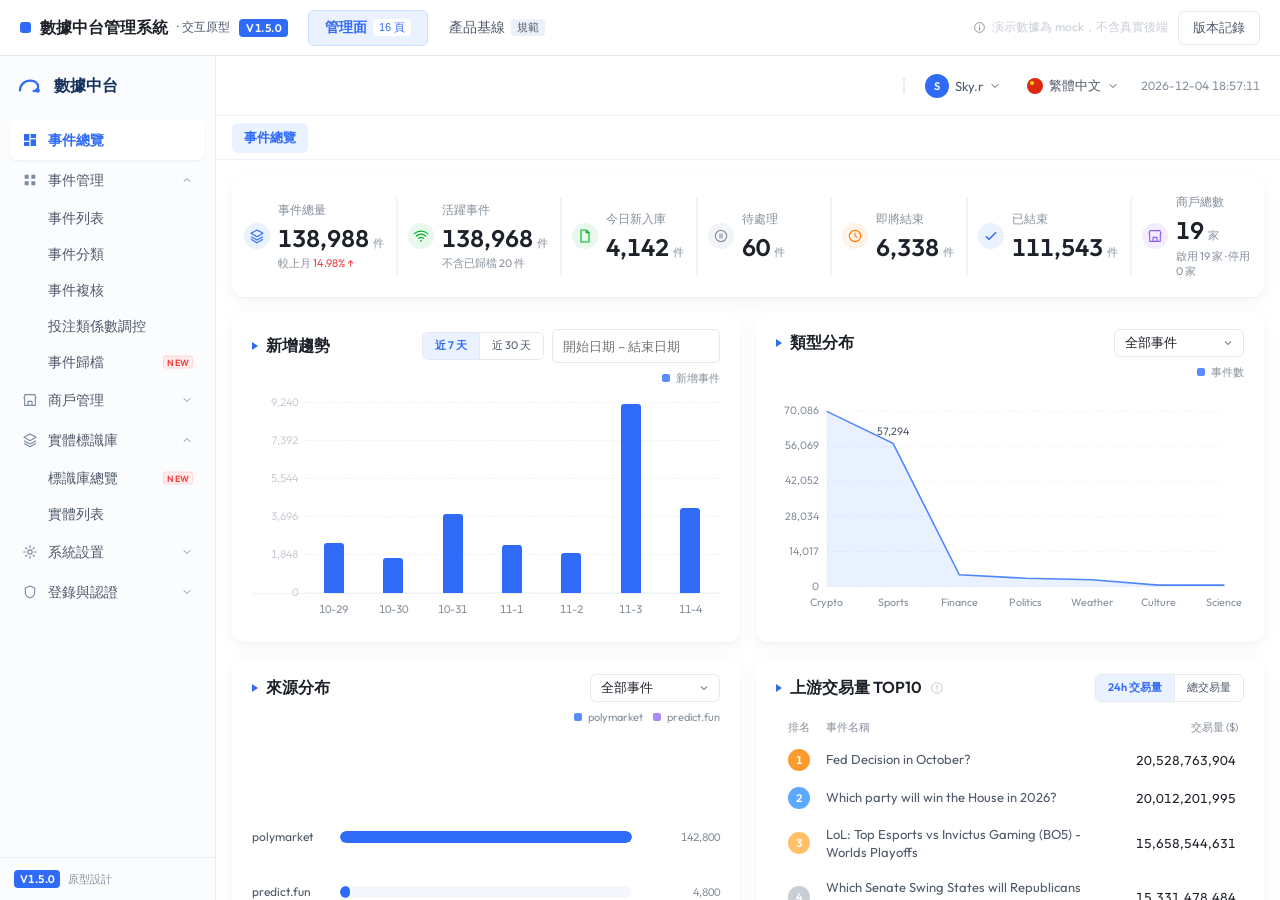
<file: index.html>
<!DOCTYPE html>
<!--
  數據中台管理系統 · 交互原型統一入口（框架頁）
  用途：在管理面與產品基線之間切換瀏覽。各頁面為獨立 HTML，也可單獨打開。
  文件對應：dmp.html（管理面）/ rule.html（產品基線）
  原型版本：V1.5.0
-->
<html lang="zh-CN">
<head>
<meta charset="UTF-8">
<meta name="viewport" content="width=device-width, initial-scale=1.0, viewport-fit=cover">
<meta name="color-scheme" content="only light">
<title>數據中台管理系統 · 交互原型 V1.5.0</title>
<link rel="icon" href="data:,">
<link rel="stylesheet" href="_fonts/outfit.css">
<style>
  :root{
    --primary:#2f6bf6; --primary-hover:#1f5ae8; --primary-light:#eaf1ff;
    --bg:#eaf1f9; --card:#ffffff;
    --border:#e5e8ef; --border-light:#eef1f6;
    --border-accent:#cdddff; --border-chip:#dbe4f2; --border-info:#dbe6fb;
    --text:#1d2129; --text-sub:#4e5969; --text-disabled:#c9cdd4; --text-help:#86909c;
    --fs-stat:24px; --fs-page:18px; --fs-block:16px;
    --fs-body:14px; --fs-table:13px; --fs-help:12px; --fs-tag:11px;
    --r-sm:4px; --r-md:6px; --r-lg:8px; --r-xl:12px;
    --ease:cubic-bezier(.2,.7,.3,1);
    --motion:140ms var(--ease); --motion-slow:200ms var(--ease);
    --motion-ui:background var(--motion),color var(--motion),border-color var(--motion),box-shadow var(--motion);
    --bg-soft:#f7f9fc; --bg-hover:#f2f5fa; --line-soft:#f0f3f8;
  }
  *{box-sizing:border-box;margin:0;padding:0}
  html,body{height:100%}
  body{
    -webkit-font-smoothing:antialiased;-moz-osx-font-smoothing:grayscale;
    text-rendering:optimizeLegibility;
    font-family:Outfit,"Noto Sans SC","Helvetica Neue",Helvetica,"PingFang SC","Hiragino Sans GB","Microsoft YaHei","微软雅黑",Arial,sans-serif;
    background:var(--bg);color:var(--text);
    display:flex;flex-direction:column;height:100vh;overflow:hidden;
  }
  /* 頂部工具條 */
  header{
    height:56px;flex:0 0 56px;background:var(--card);border-bottom:1px solid var(--border);
    display:flex;align-items:center;gap:20px;padding:0 20px;z-index:10;
  }
  .brand{display:flex;align-items:center;gap:9px;white-space:nowrap}
  .brand .dot{width:11px;height:11px;border-radius:3px;background:var(--primary);flex:0 0 auto}
  .brand .name{font-size:var(--fs-block);font-weight:600}
  .brand small{font-weight:400;color:var(--text-sub);font-size:12px}
  /* 原型版本徽標：與 rule.html 內的版本記錄同步 */
  .vnum{
    font-weight:600;font-size:11px;background:var(--primary);color:#fff;
    padding:2px 7px;border-radius:4px;letter-spacing:.5px;flex:0 0 auto;
    cursor:pointer;font-variant-numeric:tabular-nums;
  }
  nav{display:flex;gap:4px;flex:1;min-width:0;overflow-x:auto;overflow-y:hidden}
  nav::-webkit-scrollbar{height:0;width:0;display:none}
  .tab{
    padding:8px 16px;border-radius:6px;font-size:14px;color:var(--text-sub);
    cursor:pointer;border:1px solid transparent;background:transparent;transition:background .15s var(--ease),color .15s var(--ease),border-color .15s var(--ease);
    display:flex;align-items:center;gap:6px;white-space:nowrap;flex:0 0 auto;
  }
  .tab:hover{background:var(--bg);color:var(--text)}
  .tab.active{background:var(--primary-light);color:var(--primary);font-weight:600;border-color:var(--border-accent)}
  .tab .badge{
    font-size:11px;padding:1px 6px;border-radius:4px;background:var(--bg);
    color:var(--text-sub);font-weight:500;
  }
  .tab.active .badge{background:#fff;color:var(--primary)}
  .actions{display:flex;align-items:center;gap:10px;flex:0 0 auto}
  .btn{
    padding:7px 14px;border-radius:6px;font-size:13px;cursor:pointer;
    border:1px solid var(--border);background:var(--card);color:var(--text-sub);transition:background .15s var(--ease),color .15s var(--ease),border-color .15s var(--ease);
    font-family:inherit;white-space:nowrap;
  }
  .btn:hover{border-color:var(--primary);color:var(--primary)}
  .hint{font-size:12px;color:var(--text-disabled);display:flex;align-items:center;gap:6px;white-space:nowrap}
  main{flex:1;position:relative;background:var(--bg);min-height:0}
  iframe{width:100%;height:100%;border:0;display:block;background:var(--card)}
  @media (max-width:900px){
    header{gap:12px;padding:0 12px}
    .hint{display:none}
    .brand small{display:none}
  }
  @media (max-width:640px){
    .brand .name{font-size:13px}
    .tab{padding:7px 11px;font-size:13px}
    .actions .btn{display:none}
  }
</style>
</head>
<body>
<header>
  <div class="brand">
    <span class="dot"></span>
    <span class="name">數據中台管理系統</span>
    <small>· 交互原型</small>
    <span class="vnum" id="proto-ver" onclick="jump('rule')" title="點擊查看版本記錄">V1.5.0</span>
  </div>
  <nav id="nav"></nav>
  <div class="actions">
    <span class="hint">
      <svg width="13" height="13" viewBox="0 0 24 24" fill="none"><circle cx="12" cy="12" r="9" stroke="#86909c" stroke-width="1.7"/><path d="M12 11v5.5M12 7.6v.2" stroke="#86909c" stroke-width="2" stroke-linecap="round"/></svg>
      演示數據為 mock，不含真實後端
    </span>
    <button class="btn" onclick="jump('rule')">版本記錄</button>
  </div>
</header>
<main>
  <iframe id="stage" title="原型內容" src="dmp.html"></iframe>
</main>

<script>
/* ==================================================================
   框架頁：在管理面與產品基線之間切換
   ================================================================== */
const VIEWS = [
  { key:'dmp',  label:'管理面',   badge:'16 頁', file:'dmp.html'  },
  { key:'rule', label:'產品基線', badge:'規範',  file:'rule.html' }
];
const VERSION = 'V1.5.0';

let current = 'dmp';

function render(){
  document.getElementById('nav').innerHTML = VIEWS.map(function(v){
    return '<button class="tab'+(v.key===current?' active':'')+'" onclick="jump(\''+v.key+'\')">'+
      v.label+' <span class="badge">'+v.badge+'</span></button>';
  }).join('');
}
function jump(key){
  const v = VIEWS.find(function(x){ return x.key===key; });
  if(!v) return;
  current = key;
  document.getElementById('stage').src = v.file;
  render();
  try{ history.replaceState(null,'','#'+key); }catch(e){}
}

/* 支持 URL 帶 hash 直接進入指定頁 */
(function init(){
  const h = (location.hash||'').replace('#','');
  if(VIEWS.some(function(v){ return v.key===h; })) current = h;
  render();
  document.getElementById('stage').src = VIEWS.find(function(v){ return v.key===current; }).file;
})();
</script>
</body>
</html>
</file>
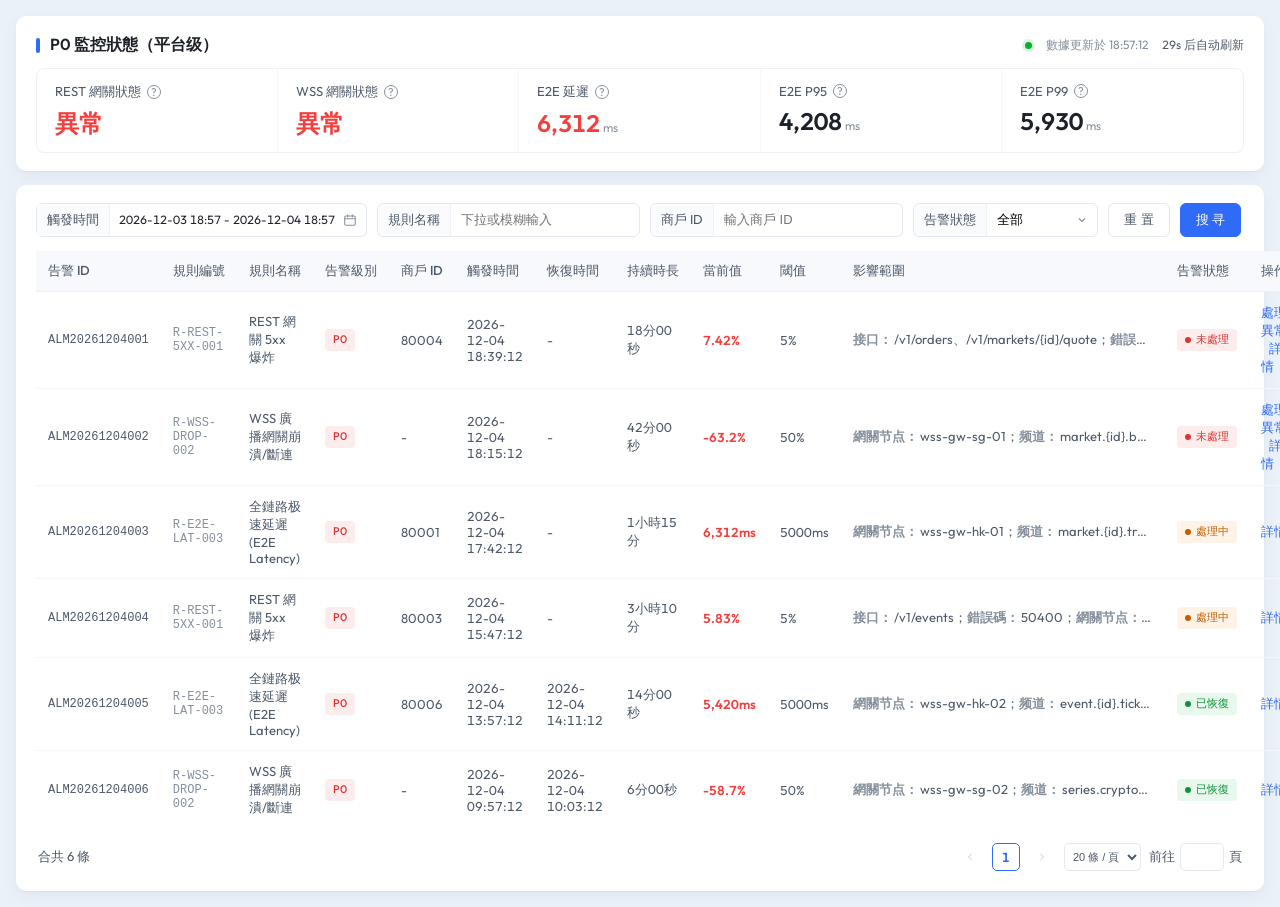
<file: api-alarm.html>
<!DOCTYPE html>
<html lang="zh-Hant">
<head><link rel="stylesheet" href="_fonts/outfit.css">
<link rel="icon" href="data:,">

<meta charset="utf-8"><meta name="viewport" content="width=device-width,initial-scale=1">
<title>API 推送異常 · 數據中台管理系統</title>
<script>
/* 被 dmp.html 以 iframe 載入時收起自身外框，避免雙層側欄與頂欄 */
if(window.self!==window.top)document.documentElement.classList.add('is-embedded');
</script>
<style>
/* ===== 數據中台 原型樣式：變數對齊 assets/app.css 基線（統一在下方 :root 定義） ===== */
*{box-sizing:border-box;margin:0;padding:0}
html,body{height:100%}
body{font-family:Outfit,"Noto Sans SC","Helvetica Neue",Helvetica,"PingFang SC","Hiragino Sans GB","Microsoft YaHei","微软雅黑",Arial,sans-serif;
  font-size:var(--fs-table);color:var(--text);background:var(--bg)}
.num{font-variant-numeric:tabular-nums;font-feature-settings:"tnum" 1}
a{color:var(--primary);text-decoration:none;cursor:pointer}
h1,h2,h3,h4,h5,h6,b,strong{font-weight:600}
a:hover{color:var(--primary-hover)}

/* ===== 嵌入管理面 iframe 時：底色透明，交由管理面提供背景 ===== */
html.is-embedded body{background:transparent}

/* ===== 卡片 ===== */
.card{background:var(--card);border-radius:10px;box-shadow:var(--shadow);padding:18px 20px}
.card + .card{margin-top:14px}
.card-head{display:flex;align-items:center;gap:10px;padding:0 0 12px}
.card-head .bar{width:4px;height:15px;border-radius:2px;background:var(--primary)}
.card-head h3{font-size:var(--fs-block);font-weight:600}
.card-head .extra{margin-left:auto;color:var(--text-3);font-size:var(--fs-help);display:flex;gap:14px;align-items:center}
.card-body{padding:0}
/* 卡片内标题行：与 dmp 原生页 .card > h2.page-title 一致 */
.card-title-row{display:flex;align-items:center;gap:10px;margin-bottom:14px;flex-wrap:wrap}
.card-title-row .head-right{margin-left:auto}
/* 卡片底部状态条：刷新时间等元信息 */
.card-foot{display:flex;align-items:center;justify-content:flex-end;gap:8px;
  margin-top:12px;padding-top:11px;border-top:1px solid var(--border-light)}
/* 无边框的筛选项（日期范围等自绘控件用） */
.filters{display:flex;flex-wrap:wrap;gap:10px;row-gap:10px;align-items:center;margin:0 0 14px}
/* 表格基础样式：与 dmp 原生页一致 */
table{width:100%;border-collapse:collapse;font-size:var(--fs-table)}
thead th{background:#f7f9fc;color:var(--text-sub);font-weight:500;text-align:left;
  padding:11px 12px;border-bottom:1px solid var(--border-light);white-space:nowrap}
tbody td{padding:12px;border-bottom:1px solid #f4f6fa;color:var(--text-sub);vertical-align:middle}
tbody tr:last-child td{border-bottom:0}
tbody tr:hover{background:#fafcff}
td.name{color:var(--text);font-weight:500}
/* 分頁器：與基線 assets/app.css 一致 */
.pager{display:flex;align-items:center;justify-content:flex-end;gap:8px;padding:14px 2px 2px;
  color:var(--text-sub);font-size:var(--fs-table);flex-wrap:wrap}
.pager .total{margin-right:auto}
.pg{display:inline-flex;align-items:center;justify-content:center;min-width:28px;height:28px;padding:0 6px;
  border-radius:5px;color:var(--text-sub);cursor:pointer;border:1px solid transparent;
  font-variant-numeric:tabular-nums;font-feature-settings:"tnum" 1;font-size:var(--fs-table);transition:var(--motion-ui)}
.pg:hover{background:#f2f5fa}
.pg.active{border-color:var(--primary);color:var(--primary);font-weight:600}
.pg.disabled{color:var(--text-disabled);cursor:not-allowed}
.pg.disabled:hover{background:none}
.pager select{height:28px;border:1px solid var(--border);border-radius:5px;padding:0 4px;
  background:#fff;font-size:var(--fs-tag);color:var(--text-sub);cursor:pointer}
.pager .jump{display:flex;align-items:center;gap:5px}
.pager .jump input{width:44px;height:28px;border:1px solid var(--border);border-radius:5px;
  text-align:center;font-size:var(--fs-tag);color:var(--text);outline:none}
.pager .jump input:focus{border-color:var(--primary)}

.f-item-plain{height:34px;border:0;background:transparent;gap:8px}
/* 含日期範圍的篩選項：放開溢出，否則下拉面板會被裁掉 */
.f-item:has(.drp){overflow:visible}
.f-label-plain{color:var(--text-sub);white-space:nowrap;font-size:var(--fs-table)}

/* ===== 篩選欄 ===== */
.f-item{display:flex;align-items:center;flex:0 0 auto;height:34px;border:1px solid var(--border);
  border-radius:6px;background:#fff;overflow:hidden;transition:var(--motion-ui)}
.f-item:focus-within{border-color:var(--primary);box-shadow:0 0 0 3px rgba(47,107,246,.09)}
.f-label{flex:none;padding:0 10px;color:var(--text-sub);background:#fafbfd;height:100%;
  display:flex;align-items:center;border-right:1px solid var(--border-light);
  white-space:nowrap;font-size:var(--fs-table)}
.f-input{height:100%;border:0;padding:0 10px;min-width:104px;background:transparent;font-size:var(--fs-table)}
.f-select{height:100%;border:0;padding:0 26px 0 10px;background:transparent;font-size:var(--fs-table);cursor:pointer;appearance:none;
  background-image:url("data:image/svg+xml;charset=utf8,%3Csvg xmlns='http://www.w3.org/2000/svg' width='12' height='12' viewBox='0 0 24 24' fill='none' stroke='%2386909c' stroke-width='2.4'%3E%3Cpath d='M6 9l6 6 6-6'/%3E%3C/svg%3E");
  background-repeat:no-repeat;background-position:right 9px center;min-width:88px}
.input,.select{height:34px;border:1px solid var(--border);border-radius:6px;padding:0 10px;font-size:var(--fs-table);
  color:var(--text);background:#fff;outline:none;min-width:170px;transition:border-color var(--motion)}
.input:focus,.select:focus{border-color:var(--primary)}
.input::placeholder{color:var(--text-disabled)}
select.select{cursor:pointer}
.btn{display:inline-flex;align-items:center;justify-content:center;gap:6px;height:34px;padding:0 15px;
  border-radius:6px;border:1px solid var(--border);background:#fff;color:var(--text-2);
  font-size:var(--fs-table);cursor:pointer;transition:var(--motion-ui);white-space:nowrap}
.btn:hover{border-color:#c3cee0;color:var(--primary)}
.btn-primary{background:var(--primary);border-color:var(--primary);color:#fff}
.btn-primary:hover{background:var(--primary-hover);color:#fff}
.btn-danger{background:var(--danger);border-color:var(--danger);color:#fff}
.btn-sm{height:26px;padding:0 10px;font-size:var(--fs-help)}
.btn[disabled]{opacity:.45;cursor:not-allowed;pointer-events:none}

/* ===== 表格 ===== */
.sort-th{cursor:pointer;user-select:none}
.sort-th .arr{font-size:var(--fs-tag);color:var(--text-3);margin-left:4px}
.mono{font-family:"SFMono-Regular",Consolas,"Liberation Mono",monospace;font-size:var(--fs-help)}
.cell-sub{color:var(--text-3);font-size:var(--fs-help);margin-top:2px}

/* ===== 標籤 / 狀態 ===== */
.tag{display:inline-flex;align-items:center;gap:5px;height:22px;padding:0 8px;border-radius:4px;
  font-size:var(--fs-tag);font-weight:500;line-height:1;white-space:nowrap}
.tag .s-dot{width:6px;height:6px;border-radius:50%;background:currentColor}
.tag-success{background:#e8f8ec;color:#12923c}
.tag-danger{background:#fdecec;color:#d33}
.tag-warning{background:#fff3e8;color:#c25e00}
.tag-info{background:var(--primary-light);color:var(--primary)}
.tag-gray{background:#f2f5fa;color:var(--text-help)}
.col-scope{font-size:var(--fs-table);color:var(--text-2)}
.scope-ellipsis{display:block;max-width:300px;overflow:hidden;text-overflow:ellipsis;white-space:nowrap}
.scope-tip{position:fixed;z-index:9999;max-width:480px;background:#1f2733;color:#fff;font-size:var(--fs-table);line-height:1.75;padding:9px 11px;border-radius:7px;box-shadow:0 8px 24px rgba(15,23,42,.28);pointer-events:none;white-space:normal;word-break:break-word}
.tag-blue{background:var(--primary-light);color:var(--primary)}
.method{font-weight:600;font-size:var(--fs-help);padding:1px 7px;border-radius:4px}
.m-get{background:#e8f8ee;color:var(--success)} .m-post{background:var(--primary-light);color:var(--primary)}
.m-put{background:var(--warning-bg);color:var(--warning)} .m-del{background:var(--danger-bg);color:var(--danger)}
.code-2xx{color:var(--success)} .code-3xx{color:var(--info)} .code-4xx{color:var(--warning)} .code-5xx{color:var(--danger);font-weight:600}

/* ===== 指標卡 ===== */
.stat{border:1px solid var(--border);border-radius:var(--radius);padding:14px 16px;background:#fff;position:relative;transition:box-shadow var(--motion)}
.stat:hover{box-shadow:var(--shadow)}
.stat .s-label{color:var(--text-2);font-size:var(--fs-help);display:flex;align-items:center;gap:5px}
.stat .s-value{font-size:24px;font-weight:600;margin-top:8px;font-variant-numeric:tabular-nums;font-feature-settings:"tnum" 1;line-height:1.15}
.stat .s-value .unit{font-size:var(--fs-help);color:var(--text-3);font-weight:400;margin-left:3px}
.stat .s-foot{margin-top:7px;font-size:var(--fs-help);color:var(--text-3)}
.stat .s-foot .up{color:var(--danger)} .stat .s-foot .down{color:var(--success)}
.stat.status-ok .s-value{color:var(--success)} .stat.status-bad .s-value{color:var(--danger)}
/* ===== 指標列表（P0 監控狀態） ===== */
/* 橫排指標卡：一列 5 項，指標名在上、數值在下 */
.m-list{display:grid;grid-template-columns:repeat(5,1fr);gap:0;
  border:1px solid var(--border-light);border-radius:8px;overflow:hidden;background:#fff}
.m-row{padding:14px 18px;border-right:1px solid #f4f6fa;transition:background var(--motion);min-width:0}
.m-row:last-child{border-right:0}
.m-row:hover{background:#fafcff}
.m-name{display:flex;align-items:center;gap:6px;color:var(--text-sub);font-size:var(--fs-table);
  white-space:nowrap;overflow:hidden;text-overflow:ellipsis}
.m-val{margin-top:9px;font-size:var(--fs-stat);font-weight:600;color:var(--text);
  font-variant-numeric:tabular-nums;font-feature-settings:"tnum" 1;white-space:nowrap;line-height:1.15}
.m-val .unit{font-size:var(--fs-help);font-weight:400;color:var(--text-help);margin-left:3px}
.m-val.val-ok{color:var(--success)}
.m-val.val-bad{color:var(--danger)}
/* 5 項橫排優先：容器夠寬時始終一列 5 項，僅在極窄時降級 */
@media (max-width:900px){.m-list{grid-template-columns:repeat(3,1fr)}
  .m-row{border-right:1px solid #f4f6fa;border-bottom:1px solid #f4f6fa}
  .m-row:nth-child(3n){border-right:0}
  .m-row:nth-last-child(-n+2){border-bottom:0}}
@media (max-width:560px){.m-list{grid-template-columns:repeat(2,1fr)}
  .m-row:nth-child(2n){border-right:0}}

.help{width:14px;height:14px;border-radius:50%;border:1px solid var(--text-3);color:var(--text-3);
  display:inline-flex;align-items:center;justify-content:center;font-size:var(--fs-tag);cursor:help;position:relative;flex:none}
.help:hover{border-color:var(--primary);color:var(--primary)}
.help:hover::after{content:attr(data-tip);position:absolute;left:-8px;bottom:calc(100% + 7px);
  background:#1d2129;color:#fff;font-size:var(--fs-help);font-weight:400;line-height:1.75;padding:9px 12px;border-radius:6px;
  width:290px;max-width:70vw;white-space:pre-line;text-align:left;z-index:90;box-shadow:0 8px 24px rgba(0,0,0,.22)}
.help:hover::before{content:"";position:absolute;left:2px;bottom:calc(100% + 1px);
  border:6px solid transparent;border-top-color:#1d2129;z-index:90}

/* ===== 頁簽（詳情頁大頁簽） ===== */
.bigtabs{display:flex;gap:4px;border-bottom:1px solid var(--border);background:#fff;padding:0 16px;border-radius:var(--radius) var(--radius) 0 0}
.bigtab{padding:13px 20px;cursor:pointer;color:var(--text-2);font-size:var(--fs-body);border-bottom:2px solid transparent;margin-bottom:-1px}
.bigtab:hover{color:var(--primary)}
.bigtab.active{color:var(--primary);border-bottom-color:var(--primary);font-weight:600}

/* ===== 分頁 ===== */

/* ===== 抽屜 / 彈窗 ===== */
.mask{position:fixed;inset:0;background:rgba(15,23,42,.42);z-index:100;opacity:0;pointer-events:none;transition:opacity var(--motion-slow)}
.mask.show{opacity:1;pointer-events:auto}
.drawer{position:fixed;top:0;right:0;bottom:0;width:620px;max-width:92vw;background:#fff;z-index:101;
  transform:translateX(100%);transition:transform var(--motion-slow);display:flex;flex-direction:column;box-shadow:-6px 0 24px rgba(0,0,0,.12)}
.drawer.show{transform:none}
.drawer-head{display:flex;align-items:center;padding:15px 20px;border-bottom:1px solid var(--border)}
.drawer-head h3{font-size:var(--fs-block)}
.drawer-head .close{margin-left:auto;cursor:pointer;color:var(--text-3);font-size:18px;line-height:1;padding:2px 6px;border-radius:4px}
.drawer-head .close:hover{background:#f0f2f5;color:var(--text)}
.drawer-body{flex:1;overflow:auto;padding:18px 20px}
.kv{display:grid;grid-template-columns:110px 1fr;gap:10px 16px;font-size:var(--fs-table)}
.kv .k{color:var(--text-3)}
.kv .v{color:var(--text);word-break:break-all}
.log-block{margin-top:16px;background:#0f172a;color:#c9d6e8;border-radius:8px;padding:14px 16px;
  font-family:Consolas,monospace;font-size:var(--fs-help);line-height:1.7;white-space:pre-wrap;word-break:break-all}
.section-title{font-size:var(--fs-table);font-weight:600;margin:18px 0 10px;display:flex;align-items:center;gap:8px}
.section-title::before{content:"";width:3px;height:12px;background:var(--primary);border-radius:2px}

.dialog{position:fixed;top:50%;left:50%;transform:translate(-50%,-50%) scale(.96);background:#fff;border-radius:10px;
  z-index:102;width:420px;max-width:92vw;opacity:0;pointer-events:none;transition:opacity .18s var(--ease),transform .18s var(--ease);box-shadow:0 12px 40px rgba(0,0,0,.18)}
.dialog.show{opacity:1;pointer-events:auto;transform:translate(-50%,-50%) scale(1)}
.dialog-body{padding:24px 22px 12px;font-size:var(--fs-body);line-height:1.7}
.dialog-foot{display:flex;justify-content:flex-end;gap:10px;padding:12px 18px 18px}
.dialog-x{position:absolute;top:10px;right:12px;width:28px;height:28px;display:flex;align-items:center;justify-content:center;
  color:var(--text-3);font-size:var(--fs-block);line-height:1;border-radius:6px;cursor:pointer;z-index:2;user-select:none;transition:background var(--motion),color var(--motion)}
.dialog-x:hover{background:#f0f2f5;color:var(--text)}
.dialog-bare .dialog-body{padding-bottom:22px}

/* ===== 空態 ===== */
.empty{padding:56px 20px;text-align:center;color:var(--text-3)}
.empty .e-icon{font-size:24px;opacity:.5;margin-bottom:12px}
.empty .e-text{font-size:var(--fs-table)}

/* ===== 提示條 / 刷新 ===== */
.banner{display:flex;align-items:center;gap:9px;border-radius:8px;padding:10px 14px;font-size:var(--fs-table);margin-bottom:14px}
.banner-warn{background:var(--warning-bg);color:var(--warning);border:1px solid #f5ddb3}
.banner-info{background:var(--info-bg);color:var(--info);border:1px solid #b9e6f0}
.refresh-meta{display:flex;align-items:center;gap:10px;color:var(--text-3);font-size:var(--fs-help)}
.refresh-meta .dot-live{width:7px;height:7px;border-radius:50%;background:var(--success);box-shadow:0 0 0 3px rgba(22,163,74,.15)}
.refresh-meta .count{font-variant-numeric:tabular-nums;color:var(--text-2)}

/* ===== 吐司 ===== */
.toast{position:fixed;top:70px;left:50%;transform:translateX(-50%) translateY(-8px);background:#fff;border:1px solid var(--border);
  box-shadow:var(--shadow);border-radius:8px;padding:10px 18px;z-index:300;font-size:var(--fs-table);opacity:0;transition:opacity var(--motion-slow) var(--ease),transform .2s var(--ease);pointer-events:none}
.toast.show{opacity:1;transform:translateX(-50%) translateY(0)}
.toast.success{border-color:#b7ebc6;color:var(--success)}
.toast.error{border-color:#f5c2c4;color:var(--danger)}

/* ===== 演示控制 ===== */
.demo-fab{position:fixed;right:18px;bottom:18px;z-index:200}
.demo-fab .fab-btn{background:#1d2129;color:#fff;border:none;border-radius:20px;padding:8px 16px;cursor:pointer;font-size:var(--fs-table);box-shadow:var(--shadow)}
.demo-fab .fab-panel{position:absolute;right:0;bottom:42px;width:230px;background:#fff;border:1px solid var(--border);
  border-radius:10px;box-shadow:var(--shadow);padding:12px;display:none}
.demo-fab.open .fab-panel{display:block}
.fab-panel h4{font-size:var(--fs-table);margin-bottom:8px;color:var(--text-2)}
.fab-panel .opt{display:block;width:100%;text-align:left;border:1px solid var(--border);background:#fff;border-radius:6px;
  padding:6px 10px;margin-bottom:6px;cursor:pointer;font-size:var(--fs-help);color:var(--text)}
.fab-panel .opt.on{border-color:var(--primary);color:var(--primary);background:var(--primary-light)}

/* ===== 下拉（更多） ===== */
.dropdown{position:relative;display:inline-block}
.dropdown-menu{position:absolute;right:0;top:calc(100% + 4px);background:#fff;border:1px solid var(--border);border-radius:8px;
  box-shadow:var(--shadow);min-width:140px;padding:6px;display:none;z-index:50}
.dropdown.open .dropdown-menu{display:block}
.dropdown-menu .dd-item{padding:8px 14px;border-radius:6px;font-size:var(--fs-table);color:var(--text);cursor:pointer;white-space:nowrap}
.dropdown-menu .dd-item:hover{background:var(--primary-light);color:var(--primary)}
.dropdown-menu .dd-item.danger{color:var(--danger)}
.dropdown-menu .dd-item.danger:hover{background:var(--danger-bg)}

/* ===== 頭部資訊條（詳情頁） ===== */
.page-head{display:flex;align-items:center;gap:12px;margin-bottom:14px;flex-wrap:wrap}
.page-head h2{font-size:var(--fs-page)}
.page-head .back{display:inline-flex;align-items:center;gap:5px;color:var(--text-2);cursor:pointer;font-size:var(--fs-table)}
.page-head .back:hover{color:var(--primary)}
.head-tags{display:flex;gap:8px;align-items:center}
.head-right{margin-left:auto}

/* ===== 圖表容器 ===== */
.chart{width:100%;height:230px}
.chart-lg{height:260px}
.chart-legend{display:flex;gap:16px;font-size:var(--fs-help);color:var(--text-2);margin-bottom:6px}
.chart-legend .lg{display:inline-flex;align-items:center;gap:6px}
.chart-legend .lg i{width:10px;height:10px;border-radius:2px;display:inline-block}

.two-col{display:grid;grid-template-columns:1fr 1fr;gap:14px}
@media (max-width:1200px){.two-col{grid-template-columns:1fr}}
.rule-table td,.rule-table td{white-space:normal !important}

/* ===== 商戶詳情頭部（與線上商戶明細一致） ===== */
.mh-grid{display:grid;grid-template-columns:repeat(4,1fr);gap:10px 24px;margin-top:16px}
.mh-label{color:var(--text-3);font-size:var(--fs-help)}
.mh-value{font-size:var(--fs-table);margin-top:5px;color:var(--text);word-break:break-all}
.mh-name{font-size:16px;font-weight:600;line-height:1.3}

/* ===== 大号中间弹窗 ===== */
.dialog-lg{width:760px;max-width:94vw}
.dialog-body{max-height:72vh;overflow:auto}

/* ===== 日期時間範圍选择器 ===== */
/* 日期範圍：嵌在 .f-item 內，自身不再畫邊框，避免框中框 */
.drp{position:relative;display:inline-flex;align-items:center;gap:8px;height:100%;
  background:transparent;padding:0 9px;cursor:pointer;min-width:172px;user-select:none}
.drp .drp-val{font-size:var(--fs-help);color:var(--text);white-space:nowrap;
  font-variant-numeric:tabular-nums;font-feature-settings:"tnum" 1}
.drp .drp-val.placeholder{color:var(--text-disabled)}
.drp .drp-icon{display:inline-flex;align-items:center;color:var(--text-3);margin-left:auto;flex:none}
.drp-panel{position:absolute;top:calc(100% + 6px);left:0;background:#fff;border:1px solid var(--border);border-radius:8px;
  box-shadow:var(--shadow);padding:14px;width:360px;z-index:60;display:none;cursor:default}
.drp.open .drp-panel{display:block}
.drp-panel .presets{display:flex;flex-wrap:wrap;gap:6px;margin-bottom:12px}
.drp-panel .preset{border:1px solid var(--border);border-radius:5px;padding:4px 10px;font-size:var(--fs-help);cursor:pointer;color:var(--text-2)}
.drp-panel .preset:hover{border-color:var(--primary);color:var(--primary)}
.drp-panel .dt-row{display:flex;align-items:center;gap:8px;margin-bottom:12px;font-size:var(--fs-help);color:var(--text-2);white-space:nowrap}
.drp-panel .dt-row input{flex:1;min-width:0;height:30px;border:1px solid var(--border-dark);border-radius:6px;padding:0 8px;font-size:var(--fs-help);color:var(--text)}

/* ===== 調用趨勢：時間維度选择器 + 自定義日历 ===== */
.trend-bar{display:flex;align-items:center;gap:14px;margin-bottom:8px}
.chip{display:inline-flex;align-items:center;gap:6px;height:28px;padding:0 12px;border-radius:14px;
  background:#fff;border:1px solid var(--border-dark);font-size:var(--fs-help);color:var(--text-2);cursor:pointer}
.chip:hover{border-color:var(--primary);color:var(--primary)}
.trend-dim{position:relative;display:inline-flex;align-items:center;gap:8px;height:32px;border:1px solid var(--border-dark);
  border-radius:6px;background:#fff;padding:0 12px;cursor:pointer;user-select:none;transition:border-color var(--motion)}
.trend-dim:hover,.trend-dim.open{border-color:var(--primary)}
.td-label{color:var(--text-2);font-size:var(--fs-table)}
.td-cur{font-size:var(--fs-table);color:var(--text);white-space:nowrap}
.td-caret{color:var(--text-3);font-size:var(--fs-tag)}
.td-panel{position:absolute;top:calc(100% + 6px);left:0;background:#fff;border:1px solid var(--border);border-radius:8px;
  box-shadow:var(--shadow);z-index:70;display:none;cursor:default}
.trend-dim.open .td-panel{display:flex}
.td-menu{padding:8px;min-width:118px}
.td-panel.with-cal .td-menu{border-right:1px solid var(--border)}
.td-opt{padding:8px 14px;border-radius:6px;font-size:var(--fs-table);color:var(--text);cursor:pointer;display:flex;
  justify-content:space-between;gap:10px;white-space:nowrap;align-items:center}
.td-opt:hover{background:var(--primary-light)}
.td-opt.on{color:var(--primary);font-weight:600}
.td-check{margin-left:auto}
.td-cal{padding:12px;width:600px}
.cal-head{display:flex;align-items:center;margin-bottom:8px}
.cal-nav{cursor:pointer;color:var(--text-2);padding:2px 10px;border-radius:4px;font-size:var(--fs-block)}
.cal-nav:hover{background:#f0f2f5;color:var(--text)}
.cal-body{display:flex;gap:18px}
.cal-month{flex:1}
.cal-grid{display:grid;grid-template-columns:repeat(7,1fr);gap:2px;text-align:center}
.cal-w{color:var(--text-3);font-size:var(--fs-help);padding:4px 0}
.cal-d{font-size:var(--fs-help);padding:5px 0;border-radius:6px;cursor:pointer;color:var(--text)}
.cal-d:hover{background:var(--primary-light)}
.cal-d.dis{color:#c6cedb;pointer-events:none}
.cal-d.insel{background:var(--primary-light)}
.cal-d.edge{background:var(--primary);color:#fff;font-weight:600}

/* ===== 時間維度选择器（列表篩選用） ===== */
.dim-pick{position:relative;display:inline-flex;align-items:center;gap:8px;height:32px;border:1px solid var(--border-dark);
  border-radius:6px;background:#fff;padding:0 12px;cursor:pointer;user-select:none;transition:border-color var(--motion)}
.dim-pick:hover,.dim-pick.open{border-color:var(--primary)}
.dim-pick .td-panel{display:none}
.dim-pick.open .td-panel{display:flex}
.dim-pick .td-panel.with-dt{display:none;flex-direction:column}
.dim-pick.open .td-panel.with-dt{display:flex}
.dim-pick .with-dt .td-menu{min-width:230px}
.dt-inline{border-top:1px solid var(--border);margin-top:6px;padding:10px 6px 4px}
.dt-inline .dt-row{margin-bottom:8px}

/* ===== 指標卡時間切换（REST / WSS 各自独立） ===== */
.metric-bar{display:flex;align-items:center;gap:10px;flex-wrap:wrap;margin:0 0 12px}
.metric-bar-label{font-size:var(--fs-help);color:var(--text-2)}
.metric-seg{display:inline-flex;border:1px solid var(--border-dark);border-radius:6px;overflow:hidden;background:#fff}
.metric-seg .ms-opt{padding:6px 13px;font-size:var(--fs-help);color:var(--text-2);cursor:pointer;
  border-right:1px solid var(--border-dark);user-select:none;white-space:nowrap;transition:background var(--motion),color var(--motion)}
.metric-seg .ms-opt:last-child{border-right:none}
.metric-seg .ms-opt:hover{background:var(--primary-light);color:var(--primary)}
.metric-seg .ms-opt.on{background:var(--primary);color:#fff;font-weight:600}
.metric-note{font-size:var(--fs-help);color:var(--text-3)}
.fixed-badge{display:inline-flex;align-items:center;height:16px;padding:0 5px;border-radius:3px;
  background:#f0f2f5;color:var(--text-3);font-size:var(--fs-tag);font-weight:500;line-height:1;letter-spacing:.2px}
.metric-seg .ms-custom{border-left:1px solid var(--border-dark)}
.metric-bar{position:relative}
.metric-custom{display:none;position:absolute;top:calc(100% + 8px);left:0;z-index:70;
  padding:14px 16px 12px;background:#fff;border:1px solid var(--border);border-radius:8px;
  box-shadow:0 8px 24px rgba(0,0,0,.14)}
.metric-custom.open{display:block}
.metric-custom .cal-body{display:flex;gap:22px}
.metric-custom .cal-month{width:252px}
.metric-custom .cal-head{display:flex;align-items:center;margin-bottom:8px}
.cal-nav{cursor:pointer;color:var(--text-2);padding:2px 8px;border-radius:4px;font-size:var(--fs-body);user-select:none}
.cal-nav:hover{background:#f0f2f5;color:var(--text)}
.cal-grid{display:grid;grid-template-columns:repeat(7,1fr);text-align:center}
.cal-w{color:var(--text-3);font-size:var(--fs-help);padding:5px 0}
.cal-d{font-size:var(--fs-help);padding:6px 0;border-radius:5px;cursor:pointer;color:var(--text)}
.cal-d:hover{background:var(--primary-light)}
.cal-d.dis{color:#c6cedb;pointer-events:none}
.cal-d.insel{background:var(--primary-light)}
.cal-d.edge{background:var(--primary);color:#fff;font-weight:600}
.cal-d.today{color:var(--primary);font-weight:600}
.cal-d.edge.today{color:#fff}
.cal-foot{display:flex;align-items:center;margin-top:10px;padding-top:9px;border-top:1px solid var(--border)}
.cal-hint{font-size:var(--fs-help);color:var(--text-3)}

</style>
<style>
.eye{cursor:pointer;opacity:.6;margin-right:4px;font-size:var(--fs-help)}
.eye:hover{opacity:1}
.key-txt{font-family:Consolas,monospace;font-size:var(--fs-help);color:var(--text-2)}
</style>
<style>
/* ===== 產品基線對齊（rule.html 4.1 / 4.2）：色值只用 CSS 變數 ===== */
:root{
  --primary:#2F6BF6; --primary-hover:#1F5AE8; --primary-light:#EAF1FF;
  --bg:#EAF1F9; --card:#FFFFFF; --border:#E5E8EF; --border-dark:#C9CDD4;
  --border-light:#EEF1F6;
  --text:#1D2129; --text-2:#4E5969; --text-3:#86909C; --text-disabled:#C9CDD4;
  --success:#00B42A; --success-bg:#E8F8EC;
  --danger:#F53F3F; --danger-bg:#FEECEC;
  --warning:#FF7D00; --warning-bg:#FFF3E2;
  --info:#2F6BF6; --info-bg:#E6F7FB;
  --fs-stat:24px; --fs-page:18px; --fs-block:16px;
  --fs-body:14px; --fs-table:13px; --fs-help:12px; --fs-tag:11px;
  --radius:8px; --r-sm:4px; --r-md:6px; --r-lg:8px; --r-xl:12px;
  --shadow:0 1px 2px rgba(16,24,40,.04),0 6px 18px rgba(16,24,40,.045);
  /* 與 assets/app.css 對齊的別名與動效令牌 */
  --text-1:#1D2129;
  --text-sub:var(--text-2); --text-help:var(--text-3);
  --ease:cubic-bezier(.2,.7,.3,1);
  --motion:140ms var(--ease); --motion-slow:200ms var(--ease);
  --motion-ui:background var(--motion),color var(--motion),border-color var(--motion),box-shadow var(--motion);
}
body{
  font-family:Outfit,"Noto Sans SC","Helvetica Neue",Helvetica,"PingFang SC","Hiragino Sans GB","Microsoft YaHei","微軟雅黑",Arial,sans-serif;
  background:var(--bg);
}
.num,.s-value,.mh-value,.key-txt{font-variant-numeric:tabular-nums;font-feature-settings:"tnum" 1}
/* 作為 iframe 子頁載入：收起外層留白，由管理面統一提供導航與頁籤 */
.content{padding:16px;min-height:100%;overflow:auto}
</style>
</head>
<body>
<template id="tpl-alarm">
  <div class="card">
    <div class="card-head"><span class="bar"></span><h3>P0 監控狀態（平台级）</h3>
      <div class="extra refresh-meta" id="refresh-meta"></div></div>
    <div class="m-list" id="p0-cards"></div>
  </div>

  <div class="card">
    <div class="filters">
      <div class="f-item"><span class="f-label">觸發時間</span><div id="f-range"></div></div>
      <div class="f-item"><span class="f-label">規則名稱</span>
        <input class="f-input" id="f-rule" list="dl-rule" placeholder="下拉或模糊輸入">
        <datalist id="dl-rule"></datalist></div>
      <div class="f-item"><span class="f-label">商戶 ID</span>
        <input class="f-input" id="f-mid" placeholder="輸入商戶 ID" style="min-width:110px"></div>
      <div class="f-item"><span class="f-label">告警狀態</span>
        <select class="f-select" id="f-status" style="min-width:110px"><option value="">全部</option><option>未處理</option><option>處理中</option><option>已恢復</option></select></div>
      <button class="btn btn-ghost" id="btn-reset">重 置</button>
      <button class="btn btn-primary" id="btn-search">搜 寻</button>
    </div>
    <div class="table-wrap"><table style="min-width:1240px">
      <thead><tr>
        <th>告警 ID</th><th>規則編號</th><th>規則名稱</th><th>告警級別</th><th>商戶 ID</th>
        <th>觸發時間</th><th>恢復時間</th><th>持續時長</th><th>當前值</th><th>閾值</th>
        <th>影響範圍</th><th>告警狀態</th><th style="width:130px">操作</th>
      </tr></thead>
      <tbody id="tbody"></tbody>
    </table></div>
    <div class="pager" id="pager"></div>
  </div>
</template>
<div class="content" id="content"></div>
<div class="mask" id="mask"></div>
<div class="toast" id="toast"></div>
<script>
/* ===== 時間 / 数字 ===== */
function pad(n){ return String(n).padStart(2,'0'); }
function fmtTime(ts, withSec){
  const d = new Date(ts);
  return `${d.getFullYear()}-${pad(d.getMonth()+1)}-${pad(d.getDate())} ${pad(d.getHours())}:${pad(d.getMinutes())}:${pad(d.getSeconds())}`;
}
function fmtTimeHM(ts){ const d=new Date(ts); return `${pad(d.getHours())}:${pad(d.getMinutes())}:${pad(d.getSeconds())}`; }
function fmtNum(n){ return n==null?'-':Number(n).toLocaleString('en-US'); }
function fmtPct(n){ return (n*100).toFixed(2)+'%'; }
function fmtDur(ms){
  if (ms==null) return '-';
  const s = Math.floor(ms/1000);
  const p2 = n => String(n).padStart(2,'0');
  if (s < 60) return s + '秒';
  const m = Math.floor(s/60), ss = s % 60;
  if (m < 60) return m + '分' + p2(ss) + '秒';
  const h = Math.floor(m/60), mm = m % 60;
  if (h < 24) return h + '小時' + p2(mm) + '分';
  const d = Math.floor(h/24), hh = h % 24;
  return d + '天' + p2(hh) + '小時' + p2(mm) + '分';
}
function uuid(){
  return 'xxxxxxxx-xxxx-4xxx'.replace(/x/g, () => (Math.random()*16|0).toString(16));
}

/* ===== 交互 ===== */
let toastTimer = null;
function toast(msg, type){
  const t = document.getElementById('toast');
  t.textContent = msg; t.className = 'toast show ' + (type||'');
  clearTimeout(toastTimer); toastTimer = setTimeout(()=> t.className='toast', 2200);
}
function openDrawer(html){
  closeAllLayers();
  document.getElementById('mask').classList.add('show');
  document.body.insertAdjacentHTML('beforeend',
    `<div class="drawer" id="drawer"><div class="drawer-head"><h3>詳情</h3><span class="close" onclick="closeAllLayers()">✕</span></div><div class="drawer-body">${html}</div></div>`);
  requestAnimationFrame(()=> document.getElementById('drawer').classList.add('show'));
}
function openDialog(html, footHtml, cls){
  closeAllLayers();
  document.getElementById('mask').classList.add('show');
  document.body.insertAdjacentHTML('beforeend',
    `<div class="dialog ${cls||''}${footHtml?'':' dialog-bare'}" id="dialog">
       <span class="dialog-x" onclick="closeAllLayers()" aria-label="關閉">✕</span>
       <div class="dialog-body">${html}</div>
       ${footHtml ? `<div class="dialog-foot">${footHtml}</div>` : ''}
     </div>`);
  requestAnimationFrame(()=> document.getElementById('dialog').classList.add('show'));
}
function closeAllLayers(){
  const d = document.getElementById('drawer'); if (d) d.remove();
  const g = document.getElementById('dialog'); if (g) g.remove();
  const m = document.getElementById('mask'); if (m) m.classList.remove('show');
}

/* ===== 分頁组件 ===== */
function renderPagination(el, total, page, pageSize, onPage){
  const pages = Math.max(1, Math.ceil(total/pageSize));
  let nums = [];
  if (pages <= 7) nums = Array.from({length:pages},(_,i)=>i+1);
  else if (page <= 4) nums = [1,2,3,4,5,'…',pages];
  else if (page >= pages-3) nums = [1,'…',pages-4,pages-3,pages-2,pages-1,pages];
  else nums = [1,'…',page-1,page,page+1,'…',pages];
  el.innerHTML = `
    <span class="total">合共 ${fmtNum(total)} 條</span>
    <span class="pg ${page<=1?'disabled':''}" data-p="${page-1}"><svg width="12" height="12" viewBox="0 0 24 24" fill="none" aria-hidden="true"><path d="M15 6l-6 6 6 6" fill="none" stroke="currentColor" stroke-width="2" stroke-linecap="round" stroke-linejoin="round"/></svg></span>
    ${nums.map(n => n==='…' ? `<span class="pg disabled">…</span>` :
      `<span class="pg ${n===page?'active':''}" data-p="${n}">${n}</span>`).join('')}
    <span class="pg ${page>=pages?'disabled':''}" data-p="${page+1}"><svg width="12" height="12" viewBox="0 0 24 24" fill="none" aria-hidden="true"><path d="M9 6l6 6-6 6" fill="none" stroke="currentColor" stroke-width="2" stroke-linecap="round" stroke-linejoin="round"/></svg></span>
    <select><option>${pageSize} 條 / 頁</option></select>
    <span class="jump">前往 <input id="pg-jump-in" /> 頁</span>`;
  el.querySelectorAll('.pg[data-p]').forEach(b => b.onclick = () => onPage(+b.dataset.p));
  const ji = el.querySelector('#pg-jump-in');
  ji.onkeydown = e => { if (e.key==='Enter'){ const p = Math.min(pages, Math.max(1, +ji.value||1)); onPage(p); } };
}

/* ===== 下拉（更多） ===== */
function moreDropdown(items){
  return `<div class="dropdown"><a onclick="event.stopPropagation();this.parentNode.classList.toggle('open')">更多 ▾</a>
    <div class="dropdown-menu">${items.map(i=>`<div class="dd-item ${i.danger?'danger':''}" onclick="${i.onclick}">${i.label}</div>`).join('')}</div></div>`;
}

/* ===== 日期時間範圍选择器 ===== */
function toLocalInput(ts){
  const d = new Date(ts);
  return `${d.getFullYear()}-${pad(d.getMonth()+1)}-${pad(d.getDate())}T${pad(d.getHours())}:${pad(d.getMinutes())}`;
}
function fmtRange(ts){ const d = new Date(ts); return `${d.getFullYear()}-${pad(d.getMonth()+1)}-${pad(d.getDate())} ${pad(d.getHours())}:${pad(d.getMinutes())}`; }

function dateRangePicker(el, opts){
  // opts: {start, end, onApply(startTs|null, endTs|null)}；null 表示不限
  let st = opts.start, en = opts.end;
  el.classList.add('drp');
  const renderVal = () => {
    el.querySelector('.drp-val').textContent = (st==null||en==null) ? '開始日期 - 結束日期' : `${fmtRange(st)} - ${fmtRange(en)}`;
    el.querySelector('.drp-val').classList.toggle('placeholder', st==null||en==null);
  };
  el.innerHTML = `
    <span class="drp-val"></span><span class="drp-icon"><svg width="14" height="14" viewBox="0 0 24 24" fill="none" stroke="currentColor" stroke-width="1.8" stroke-linecap="round" stroke-linejoin="round"><rect x="3" y="5" width="18" height="16" rx="2"/><path d="M3 10h18M8 3v4M16 3v4"/></svg></span>
    <div class="drp-panel" onclick="event.stopPropagation()">
      <div class="dt-row"><span>開始</span><input type="datetime-local" class="drp-s"><span>結束</span><input type="datetime-local" class="drp-e"></div>
      <div style="display:flex;justify-content:flex-end;gap:8px">
        <button class="btn btn-sm drp-clear">清 空</button>
        <button class="btn btn-primary btn-sm drp-ok">确 定</button>
      </div>
    </div>`;
  const panel = el.querySelector('.drp-panel');
  const sIn = el.querySelector('.drp-s'), eIn = el.querySelector('.drp-e');
  const syncInputs = () => { sIn.value = st==null?'':toLocalInput(st); eIn.value = en==null?'':toLocalInput(en); };
  renderVal(); syncInputs();
  el.onclick = e => {
    if (e.target.closest('.drp-panel')) return;
    document.querySelectorAll('.drp.open').forEach(d => { if (d !== el) d.classList.remove('open'); });
    el.classList.toggle('open'); syncInputs();
  };
  el.querySelector('.drp-ok').onclick = () => {
    st = sIn.value ? new Date(sIn.value).getTime() : null;
    en = eIn.value ? new Date(eIn.value).getTime() : null;
    if (st && en && st > en){ toast('開始時間不能晚于結束時間', 'error'); return; }
    renderVal(); el.classList.remove('open');
    opts.onApply(st, en);
  };
  el.querySelector('.drp-clear').onclick = () => {
    st = null; en = null; syncInputs(); renderVal(); el.classList.remove('open');
    opts.onApply(null, null);
  };
}

/* ===== SVG 折线图 ===== */
function lineChart(el, opts){
  // opts: {labels:[], series:[{name,color,data[],area}], yFmt}
  const W = el.clientWidth || 600, H = el.clientHeight || 230;
  const P = { l:46, r:14, t:14, b:26 };
  const iw = W-P.l-P.r, ih = H-P.t-P.b;
  const all = opts.series.flatMap(s=>s.data);
  const max = Math.max(...all)*1.15 || 1, min = 0;
  const n = opts.labels.length;
  const x = i => P.l + iw*(i/(n-1));
  const y = v => P.t + (H-P.t-P.b)*(1-(v-min)/(max-min));
  let svg = `<svg width="100%" height="100%" viewBox="0 0 ${W} ${H}" preserveAspectRatio="none" style="display:block">`;
  for (let g=0; g<=4; g++){
    const gy = P.t + (H-P.t-P.b)*g/4;
    const gv = max*(1-g/4);
    svg += `<line x1="${P.l}" y1="${gy}" x2="${W-P.r}" y2="${gy}" stroke="#eef2f8"/>`;
    svg += `<text x="${P.l-8}" y="${gy+4}" text-anchor="end" font-size="11" fill="#86909c">${opts.yFmt?opts.yFmt(gv):Math.round(gv)}</text>`;
  }
  opts.labels.forEach((lb,i)=>{
    if (n<=8 || i%Math.ceil(n/8)===0)
      svg += `<text x="${x(i)}" y="${H-8}" text-anchor="middle" font-size="11" fill="#86909c">${lb}</text>`;
  });
  opts.series.forEach(s=>{
    const pts = s.data.map((v,i)=>`${x(i)},${y(v)}`).join(' ');
    if (s.area){
      svg += `<defs><linearGradient id="g${s.name.replace(/\W/g,'')}" x1="0" y1="0" x2="0" y2="1">
        <stop offset="0" stop-color="${s.color}" stop-opacity=".25"/><stop offset="1" stop-color="${s.color}" stop-opacity="0"/>
        </linearGradient></defs>`;
      svg += `<polygon points="${P.l},${P.t+ih} ${pts} ${x(n-1)},${P.t+ih}" fill="url(#g${s.name.replace(/\W/g,'')})"/>`;
    }
    svg += `<polyline points="${pts}" fill="none" stroke="${s.color}" stroke-width="2" stroke-linejoin="round"/>`;
    s.data.forEach((v,i)=> svg += `<circle cx="${x(i)}" cy="${y(v)}" r="2.4" fill="#fff" stroke="${s.color}" stroke-width="1.6"><title>${opts.labels[i]}：${opts.yFmt?opts.yFmt(v):v}</title></circle>`);
  });
  svg += `</svg>`;
  el.innerHTML = svg;
}

/* ===== 空态 ===== */
function emptyState(text){
  return `<div class="empty"><div class="e-icon">🗂</div><div class="e-text">${text}</div></div>`;
}

/* ===== 30 秒自动刷新 ===== */
function startAutoRefresh(el, onRefresh){
  let left = 30, lastUpdate = Date.now();
  const render = () => {
    el.innerHTML = `<span class="dot-live"></span>數據更新於 ${fmtTimeHM(lastUpdate)}<span class="count">${left}s 后自动刷新</span>`;
  };
  render();
  return setInterval(()=>{
    left--;
    if (left<=0){ left=30; lastUpdate=Date.now(); onRefresh && onRefresh(lastUpdate); }
    render();
  }, 1000);
}

/* ===== 時間維度选择器（全部/近30天/近7天/自定義） ===== */
function dimTimePicker(el, opts){
  // opts: {dim, start, end, onApply(dim, startTs|null, endTs|null)}
  let dim = opts.dim, open = false;
  el.classList.add('dim-pick');
  const label = () => {
    if (dim==='自定義' && opts.start!=null && opts.end!=null)
      return `${fmtRange(opts.start).slice(5,10)} ~ ${fmtRange(opts.end).slice(5,10)}`;
    return dim;
  };
  const render = () => {
    el.classList.toggle('open', open);
    el.innerHTML = `
      <span class="td-label">時間維度</span>
      <span class="td-cur">${label()}</span>
      <span class="td-caret">▾</span>
      <div class="td-panel with-dt" onclick="event.stopPropagation()">
        <div class="td-menu">
          ${['全部','近30天','近7天','自定義'].map(d=>`<div class="td-opt ${d===dim?'on':''}" data-d="${d}">${d}${d===dim?'<span class="td-check">✓</span>':''}</div>`).join('')}
          <div class="dt-inline" style="${dim==='自定義'?'':'display:none'}">
            <div class="dt-row"><span>開始</span><input type="datetime-local" class="dp-s"></div>
            <div class="dt-row"><span>結束</span><input type="datetime-local" class="dp-e"></div>
            <div style="display:flex;justify-content:flex-end;gap:8px">
              <button class="btn btn-sm dp-clear">清 空</button>
              <button class="btn btn-primary btn-sm dp-ok">确 定</button>
            </div>
          </div>
        </div>
      </div>`;
    el.onclick = e => {
      if (e.target.closest('.td-panel')) return;
      e.stopPropagation();
      open = !open;
      document.querySelectorAll('.dim-pick.open').forEach(d => { if (d !== el) d.classList.remove('open'); });
      el.classList.toggle('open', open);
    };
    el.querySelectorAll('.td-opt').forEach(o => o.onclick = () => {
      dim = o.dataset.d;
      if (dim === '自定義'){ open = true; }
      else { open = false; opts.onApply(dim, null, null); }
      render();
    });
    const sIn = el.querySelector('.dp-s'), eIn = el.querySelector('.dp-e');
    if (sIn){ sIn.value = opts.start!=null?toLocalInput(opts.start):''; eIn.value = opts.end!=null?toLocalInput(opts.end):''; }
    const ok = el.querySelector('.dp-ok');
    if (ok) ok.onclick = () => {
      const s = sIn.value ? new Date(sIn.value).getTime() : null;
      const e2 = eIn.value ? new Date(eIn.value).getTime() : null;
      if (!s || !e2){ toast('請選擇開始和結束時間', 'error'); return; }
      if (s > e2){ toast('開始時間不能晚于結束時間', 'error'); return; }
      open = false; opts.onApply('自定義', s, e2); render();
    };
    const clr = el.querySelector('.dp-clear');
    if (clr) clr.onclick = () => { dim = '全部'; open = false; opts.onApply('全部', null, null); render(); };
  };
  render();
}

/* ===== 演示狀態切换 ===== */
const DEMO_STATES = [
  { k:'normal',  t:'正常數據' },
  { k:'empty',   t:'无數據' },
  { k:'no-wss',  t:'WSS 未接入' },
  { k:'no-e2e',  t:'E2E 未接入' },
  { k:'delay',   t:'數據延遲' },
  { k:'timeout', t:'查詢超時' },
];
function demoSwitcher(current, onChange){
  document.body.insertAdjacentHTML('beforeend', `
    <div class="demo-fab" id="demo-fab">
      <div class="fab-panel"><h4>空态与異常态演示</h4>
        ${DEMO_STATES.map(s=>`<button class="opt ${s.k===current?'on':''}" data-k="${s.k}">${s.t}</button>`).join('')}
      </div>
      <button class="fab-btn">🎛 演示狀態</button>
    </div>`);
  const fab = document.getElementById('demo-fab');
  fab.querySelector('.fab-btn').onclick = ()=> fab.classList.toggle('open');
  fab.querySelectorAll('.opt').forEach(b => b.onclick = ()=>{
    fab.querySelectorAll('.opt').forEach(x=>x.classList.remove('on'));
    b.classList.add('on'); fab.classList.remove('open');
    onChange(b.dataset.k);
  });
}

</script>
<script>
/* ===== 模拟數據 ===== */
function seededRandom(seed){ let s = seed; return () => { s = (s*9301+49297)%233280; return s/233280; }; }

/* ---- 商戶（字段与线上商戶列表一致） ----
   显示字段：过滤分类数/过滤事件数/APIKey/密鑰/IP白名單/狀態/创建時間
   統計字段（api24h/succ/r5xx/wss/status）仅供「OpenAPI調用詳情」頁使用，不在列表展示 */
const MERCHANTS = [
  { id:80001, name:'12732',  contact:'hdajja', phone:'+112312686', email:'55666@163.com',   filterCat:0, filterEvt:17, apiKey:'eo52e91c77e08b41e087d5', secret:'8c34ea2f19bc4471c1d78', ip:'-', recon:true,  updatedAt:'2026-10-11 10:28:30', api24h:38412, succ:0.9987, r5xx:0.0004, wss:126, status:'ok' },
  { id:80002, name:'55',     contact:'wwwwww', phone:'+11328828233', email:'322581@163.com', filterCat:0, filterEvt:4, apiKey:'570a9c31be22f4a85d7d9', secret:'89dd70e19ab4c22f11ed', ip:'192.168.0.5', recon:true, updatedAt:'2026-10-11 10:57:02', api24h:22108, succ:0.9951, r5xx:0.0012, wss:48, status:'ok' },
  { id:80003, name:'视频的方法', contact:'ff', phone:'+113328587884', email:'342536@qq.com', filterCat:0, filterEvt:2, apiKey:'8868734fa22109c21917', secret:'6b76e1d0a9c84ee84fa', ip:'192.168.3.1', recon:true, updatedAt:'2026-10-11 01:52:35', api24h:15233, succ:0.9722, r5xx:0.0130, wss:230, status:'ok' },
  { id:80004, name:'hhu',    contact:'eee', phone:'+1123546', email:'2584621@qq.com',  filterCat:0, filterEvt:1, apiKey:'3076be19f0a259851', secret:'cd9c2e4a1b73f17012', ip:'192.168.3.2 +1', recon:true, updatedAt:'2026-10-11 10:26:58', api24h:9860, succ:0.9518, r5xx:0.0621, wss:12, status:'bad' },
  { id:80005, name:'呃啊色', contact:'-', phone:'-', email:'21212121998.com', filterCat:0, filterEvt:0, apiKey:'bdf1392c7ae416080a', secret:'fbff99d1e2c84b3bac2', ip:'-', recon:true, updatedAt:'2026-09-19 09:40:31', api24h:412, succ:0.9942, r5xx:0.0016, wss:2, status:'ok' },
  { id:80006, name:'david-test', contact:'david', phone:'-', email:'david@outlook.com', filterCat:1, filterEvt:0, apiKey:'52c1f98ab43de87639', secret:'34n644c19be2f229438', ip:'-', recon:true, updatedAt:'2026-09-02 07:04:21', api24h:7412, succ:0.9990, r5xx:0.0002, wss:12, status:'ok' },
  { id:80007, name:'kan02',  contact:'dsds', phone:'+112121212122', email:'kan102@qq.com', filterCat:1, filterEvt:48, apiKey:'7a5c6d19e4b2f69879', secret:'9e13b07a5c2de0757f', ip:'192.168.10.103', recon:true, updatedAt:'2026-08-19 09:54:16', api24h:36540, succ:0.9972, r5xx:0.0008, wss:210, status:'ok' },
  { id:80008, name:'kan01',  contact:'dsds', phone:'+112121212122', email:'youxiao@qq.com', filterCat:0, filterEvt:1, apiKey:'d2895e4f17b3a73424', secret:'69030c1b8e42dc0a485', ip:'192.168.1.156', recon:true, updatedAt:'2026-08-19 09:10:56', api24h:9820, succ:0.9966, r5xx:0.0009, wss:64, status:'ok' },
  { id:80009, name:'bubu',   contact:'-', phone:'-', email:'bubu01@qq.com', filterCat:0, filterEvt:8, apiKey:'265b8f0c31de64881', secret:'5d7d2a91e0b4c38e05', ip:'+20', recon:true, updatedAt:'2026-08-19 06:28:32', api24h:12600, succ:0.9938, r5xx:0.0018, wss:90, status:'ok' },
  { id:80010, name:'bubu002', contact:'-', phone:'+6015222', email:'bubu002@qq.com', filterCat:0, filterEvt:0, apiKey:'17cc03a9be5d1b3f1', secret:'fb8ae2c74d19081846d', ip:'-', recon:true, updatedAt:'2026-08-19 05:48:11', api24h:4880, succ:0.9996, r5xx:0.0001, wss:8, status:'ok' },
  { id:80011, name:'bubu',   contact:'-', phone:'+8618888886663', email:'bubu@qq.com', filterCat:0, filterEvt:0, apiKey:'7b049e12ca6b57036', secret:'33765f0a9d2c10402b', ip:'-', recon:true, updatedAt:'2026-08-19 05:47:24', api24h:3921, succ:0.9955, r5xx:0.0013, wss:19, status:'ok' },
  { id:80012, name:'kan01',  contact:'dsds', phone:'+112121212122', email:'kan02@qq.com', filterCat:0, filterEvt:40, apiKey:'72715c8e309bdfe6ee6', secret:'46e7e92a1b6c4094ce', ip:'-', recon:true, updatedAt:'2026-08-19 05:45:30', api24h:28770, succ:0.9948, r5xx:0.0015, wss:150, status:'ok' },
  { id:80013, name:'kan',    contact:'dsds', phone:'+112121212122', email:'kan7@qq.com', filterCat:0, filterEvt:0, apiKey:'b47c01e95a3d84d229', secret:'05055d7e2c1b9a6b7ef', ip:'-', recon:true, updatedAt:'2026-08-19 05:44:07', api24h:1954, succ:0.9992, r5xx:0.0002, wss:5, status:'ok' },
  { id:80014, name:'mll02',  contact:'1111111', phone:'-', email:'dadas@qq.com', filterCat:0, filterEvt:0, apiKey:'2ec8904bd17ce8646d', secret:'32751a6e0f9d3be88de', ip:'-', recon:true, updatedAt:'2026-08-19 05:43:30', api24h:1432, succ:0.9930, r5xx:0.0015, wss:9, status:'ok' },
  { id:80015, name:'mini002', contact:'-', phone:'-', email:'das@qq.com', filterCat:0, filterEvt:0, apiKey:'b14f1c70e39a85e50f8', secret:'e34072d9b1a6c4b81c8', ip:'-', recon:true, updatedAt:'2026-08-19 05:13:38', api24h:998, succ:0.9977, r5xx:0.0006, wss:3, status:'ok' },
  { id:80016, name:'mini',   contact:'-', phone:'-', email:'mini@qq.com', filterCat:0, filterEvt:0, apiKey:'633e21d08a4c7fde1d8', secret:'43365b91e2d70119698', ip:'-', recon:true, updatedAt:'2026-08-19 03:41:27', api24h:766, succ:0.9846, r5xx:0.0052, wss:14, status:'ok' },
  { id:80017, name:'jajan',  contact:'-', phone:'-', email:'jajan@qq.com', filterCat:0, filterEvt:0, apiKey:'57846b3d29ea0159699', secret:'465307ce1d8b42675a2', ip:'-', recon:true, updatedAt:'2026-08-03 03:38:38', api24h:512, succ:0.9961, r5xx:0.0010, wss:6, status:'ok' },
  { id:80018, name:'test',   contact:'-', phone:'-', email:'merchant-80007@migration.inva', filterCat:2, filterEvt:3, apiKey:'e05ee91c74b0d28e510', secret:'2d4c3a81f6e7942c476c', ip:'-', recon:true, updatedAt:'2026-08-01 01:47:21', api24h:377, succ:0.9947, r5xx:0.0013, wss:4, status:'ok' },
  { id:80019, name:'小山银行', contact:'小王', phone:'+1121212121212', email:'merchant-80005@migration.inva', filterCat:0, filterEvt:1, apiKey:'85e76d2c19fa30c8d87', secret:'8af913be7c04d2b2e7a', ip:'-', recon:true, updatedAt:'2026-08-01 03:54:07', api24h:204, succ:0.9995, r5xx:0.0001, wss:2, status:'ok' },
  { id:80020, name:'商戶商戶', contact:'王', phone:'+1123456789', email:'merchant-80001@migration.inva', filterCat:2, filterEvt:2, apiKey:'603da91c75be8f7a67d', secret:'4fa912de7c30b87da0c', ip:'-', recon:true, updatedAt:'2026-08-01 03:03:24', api24h:158, succ:0.9988, r5xx:0.0003, wss:2, status:'ok' },
];

/* ---- 列表展示字段：狀態（啟用/停用）与创建時間 ----
   创建時間由 updatedAt 回推得出，保证早于更新時間 */
const DISABLED_MERCHANTS = [80005, 80014, 80017];
function _pad2(n){ return String(n).padStart(2,'0'); }
function _fmtDT(d){
  return `${d.getFullYear()}-${_pad2(d.getMonth()+1)}-${_pad2(d.getDate())} ` +
         `${_pad2(d.getHours())}:${_pad2(d.getMinutes())}:${_pad2(d.getSeconds())}`;
}
MERCHANTS.forEach(m=>{
  m.enabled = !DISABLED_MERCHANTS.includes(m.id);
  const t = new Date(String(m.updatedAt).replace(' ', 'T'));
  t.setDate(t.getDate() - (5 + (m.id % 60)));
  m.createdAt = _fmtDT(t);
});

/* ---- REST API 調用明细 ---- */
const API_PATHS = [
  ['GET','/v1/events'], ['GET','/v1/events/{event_id}'], ['GET','/v1/markets'],
  ['GET','/v1/markets/{market_id}/quote'], ['POST','/v1/orders'], ['DELETE','/v1/orders/{order_id}'],
  ['GET','/v1/orders'], ['GET','/v1/positions'], ['GET','/v1/accounts/balance'],
  ['POST','/v1/webhooks'], ['GET','/v1/series'], ['PUT','/v1/orders/{order_id}'],
  ['GET','/v1/trades'], ['GET','/v1/orderbook/{market_id}'],
];
const ERR_CODES = {
  ok:['-'], client:['40001','40003','40400','42201'], limit:['42900'], server:['50000','50001','50200','50400'],
};
const GATEWAY_NODES = ['nginx-hk-01','nginx-hk-02','nginx-sg-01','nginx-sg-02'];
const CALLERS = ['quant-bot-01 (103.86.12.7)','app-server-a (172.16.8.21)','risk-engine (172.16.8.33)','web-console (10.2.1.15)','trade-worker-3 (172.16.9.8)'];

function genApiCalls(seed, count){
  const rnd = seededRandom(seed);
  const now = Date.now();
  const rows = [];
  for (let i=0;i<count;i++){
    const [method, path] = API_PATHS[Math.floor(rnd()*API_PATHS.length)];
    const roll = rnd();
    let status, http, err;
    if (roll < 0.9){ status='成功'; http=[200,200,200,201,204][Math.floor(rnd()*5)]; err='-'; }
    else if (roll < 0.955){ status='失敗'; http=[400,401,403,404,422][Math.floor(rnd()*5)]; err=ERR_CODES.client[Math.floor(rnd()*4)]; }
    else if (roll < 0.97){ status='失敗'; http=429; err='42900'; }
    else if (roll < 0.988){ status='失敗'; http=[500,502][Math.floor(rnd()*2)]; err=ERR_CODES.server[Math.floor(rnd()*4)]; }
    else { status='超时'; http=504; err='50400'; }
    const duration = status==='超时' ? 5000+Math.floor(rnd()*4000) : 4+Math.floor(rnd()*rnd()*860);
    const time = now - Math.floor(rnd()*7*24*3600*1000);
    const rid = uuid()+'-'+(100000+Math.floor(rnd()*899999));
    const ip = CALLERS[Math.floor(rnd()*CALLERS.length)];
    rows.push({
      requestId: rid, time, method, path, status, http, err, duration,
      node: GATEWAY_NODES[Math.floor(rnd()*GATEWAY_NODES.length)], caller: ip,
      rawLog: `${ip.match(/\(([^)]+)\)/)?.[1]||'10.0.0.1'} - - [${new Date(time).toISOString()}] "${method} ${path}${path.includes('{')?'':''} HTTP/1.1" ${http} ${200+Math.floor(rnd()*9000)} "-" "okhttp/4.12.0" request_id=${rid} upstream=${path.split('/')[2]||'core'}-svc rt=${(duration/1000).toFixed(3)}s node=${GATEWAY_NODES[Math.floor(rnd()*4)]}`,
    });
  }
  rows.sort((a,b)=> b.time-a.time);
  return rows;
}

/* ---- WSS 事件 ---- */
const WSS_EVENTS = ['連接建立','訂閱','取消訂閱','廣播','心跳','斷連'];
const WSS_CHANNELS = ['market.{id}.book','market.{id}.trades','event.{id}.ticker','user.orders','user.positions','series.crypto','series.sports'];
const WSS_REASONS = ['-','客戶端主动關閉','心跳超時','網關重启','協定錯誤','連接數超限'];
function genWssEvents(seed, count){
  const rnd = seededRandom(seed);
  const now = Date.now();
  const rows = [];
  for (let i=0;i<count;i++){
    const evt = WSS_EVENTS[Math.floor(rnd()*WSS_EVENTS.length)];
    let status, reason='-';
    if (evt==='斷連'){
      const kind = rnd();
      if (kind < 0.5){ status = '断开'; reason = '客戶端主动關閉'; }
      else if (kind < 0.8){ status = '超时'; reason = '心跳超時'; }
      else { status = '断开'; reason = WSS_REASONS[3+Math.floor(rnd()*3)]; }
    } else if (evt==='連接建立'){
      status = rnd() < 0.25 ? '重连' : '在线';
    } else if (evt==='心跳'){
      status = rnd() < 0.06 ? '超时' : '在线';
    } else {
      status = '在线';
    }
    const upTs = now - Math.floor(rnd()*7*24*3600*1000);
    const latency = evt==='廣播' ? 6+Math.floor(rnd()*rnd()*420) : (rnd()<0.5?null:2+Math.floor(rnd()*120));
    rows.push({
      connId: 'conn-'+uuid().slice(0,13), event: evt, time: upTs,
      channel: WSS_CHANNELS[Math.floor(rnd()*WSS_CHANNELS.length)],
      status, reason, latency,
      upTs, downTs: latency==null?null:upTs+latency,
    });
  }
  rows.sort((a,b)=> b.time-a.time);
  return rows;
}

/* ---- P0 告警 ---- */
const P0_RULES = [
  { code:'R-REST-5XX-001', name:'REST 網關 5xx 爆炸', cond:'API 網關 1 分鐘内 5xx 響應占比 > 5%', impact:'下游量化/应用端調用 API 批量报错，分發瘫瘫' },
  { code:'R-WSS-DROP-002', name:'WSS 廣播網關崩潰/斷連', cond:'1 分鐘内客戶端連接數驟降 > 50%', impact:'下游客戶端連接被批量切断' },
  { code:'R-E2E-LAT-003', name:'全鏈路极速延遲 (E2E Latency)', cond:'核心源端到端延遲 > 5000ms（持续 1 分鐘）', impact:'上游時間戳到下游 WSS 收到時間全鏈路卡顿' },
];
function genAlarms(){
  const rnd = seededRandom(88);
  const now = Date.now();
  const list = [];
  const mk = (i, rule, status, agoMin, durMin, cur, th, scope) => {
    const trig = now - agoMin*60000;
    list.push({
      id:`ALM${new Date(trig).toISOString().slice(0,10).replace(/-/g,'')}${String(i).padStart(3,'0')}`,
      ruleCode: rule.code, ruleName: rule.name, level:'P0',
      merchantId: scope.merchant || '-',
      triggerTime: trig,
      recoverTime: status==='已恢復' ? trig + durMin*60000 : null,
      duration: status==='已恢復' ? durMin*60000 : (now - trig),
      current: cur, threshold: th, scope, status,
    });
  };
  mk(1, P0_RULES[0], '未處理', 18, 0, '7.42%', '5%',    { merchant:'80004', apis:['/v1/orders','/v1/markets/{id}/quote'], codes:['50000','50200'], nodes:['nginx-hk-02'], channels:['-'], callers:['quant-bot-01','trade-worker-3'] });
  mk(2, P0_RULES[1], '未處理', 42, 0, '-63.2%', '50%',  { merchant:'-', apis:['-'], codes:['-'], nodes:['wss-gw-sg-01'], channels:['market.{id}.book','user.orders'], callers:['全部在线客戶端（约 1,842 个）'] });
  mk(3, P0_RULES[2], '處理中', 75, 0, '6,312ms', '5000ms', { merchant:'80001', apis:['-'], codes:['-'], nodes:['wss-gw-hk-01'], channels:['market.{id}.trades'], callers:['app-server-a'] });
  mk(4, P0_RULES[0], '處理中', 190, 0, '5.83%', '5%',   { merchant:'80003', apis:['/v1/events'], codes:['50400'], nodes:['nginx-sg-01'], channels:['-'], callers:['web-console'] });
  mk(5, P0_RULES[2], '已恢復', 60*5, 14, '5,420ms', '5000ms', { merchant:'80006', apis:['-'], codes:['-'], nodes:['wss-gw-hk-02'], channels:['event.{id}.ticker'], callers:['risk-engine'] });
  mk(6, P0_RULES[1], '已恢復', 60*9, 6,  '-58.7%', '50%', { merchant:'-', apis:['-'], codes:['-'], nodes:['wss-gw-sg-02'], channels:['series.crypto'], callers:['全部在线客戶端（约 966 个）'] });
  mk(7, P0_RULES[0], '已恢復', 60*26, 22, '9.15%', '5%',  { merchant:'80002', apis:['/v1/orders','/v1/positions'], codes:['50001'], nodes:['nginx-hk-01'], channels:['-'], callers:['quant-bot-01'] });
  mk(8, P0_RULES[2], '已恢復', 60*50, 31, '7,004ms', '5000ms', { merchant:'80005', apis:['-'], codes:['-'], nodes:['wss-gw-hk-01'], channels:['user.positions'], callers:['trade-worker-3'] });
  return list;
}

/* ---- 概覽指標（按商戶派生） ---- */
function overviewFor(m){
  const rnd = seededRandom(m.id);
  const labels = []; const vol = []; const rate5 = []; const conns = [];
  for (let i=23;i>=0;i--){
    const d = new Date(Date.now()-i*3600*1000);
    labels.push(`${String(d.getHours()).padStart(2,'0')}时`);
    vol.push(Math.round(m.api24h/24*(0.6+rnd()*0.9)));
    rate5.push(+(rnd()*(m.r5xx*100*3)).toFixed(2));
    conns.push(Math.max(0, Math.round(m.wss*(0.7+rnd()*0.6))));
  }
  return {
    api: {
      total: m.api24h, success: m.succ, r5xx: m.r5xx,
      p95: 120+Math.floor(rnd()*380), p99: 380+Math.floor(rnd()*900),
      r5xx1m: m.status==='bad' ? 0.062 : rnd()*0.02,
      http: m.status,
    },
    wss: {
      online: m.wss, changeRate: (rnd()*0.14-0.06),
      drops: Math.floor(rnd()*40), broadcasts: Math.floor(m.api24h*0.8+rnd()*900),
      p95: 60+Math.floor(rnd()*180), p99: 240+Math.floor(rnd()*600),
      status: m.status==='bad' ? 'bad' : 'ok',
    },
    p0: { rest:'ok', wss:'ok', e2e: 320+Math.floor(rnd()*400), e2eP95: 900+Math.floor(rnd()*800), e2eP99: 1600+Math.floor(rnd()*1400) },
    trend: { labels, vol, rate5, conns },
  };
}

</script>
<script>
function mountIndex(){

lineChart(document.getElementById('ch1'), {
  labels:['10-27','10-28','10-29','10-30','10-31','11-1','11-2'],
  yFmt: v => fmtNum(Math.round(v)),
  series:[{ name:'新增事件', color:'#2f6bf6', area:true, data:[2598,8111,2574,1701,3919,2616,216] }],
});
lineChart(document.getElementById('ch2'), {
  labels:['Crypto','Sports','Politics','Finance','Weather','Culture','Science','Business'],
  yFmt: v => fmtNum(Math.round(v)),
  series:[{ name:'事件数', color:'#7ba3ff', area:true, data:[63119,51674,3144,2713,2323,612,591,302] }],
});

const tops = [
  ['Fed Decision in October?', 20528763.904],
  ['Trail Blazers vs. Lakers', 10034586.651],
  ['LoL: Invictus Gaming vs LYON (BO3) - Worlds Group Stage', 8965115.146],
  ['Nets vs. Celtics', 8099126.695],
  ['LoL: LOS vs Team Secret Whales (BO3) - Worlds Group Stage', 8008970.664],
  ['Cowboys vs. Eagles', 7532883.961],
];
document.getElementById('top-tbody').innerHTML = tops.map((t,i)=>`
  <tr><td><b style="color:${i<3?'var(--warning)':'var(--text-3)'}">${i+1}</b></td>
  <td>${t[0]}</td><td class="num" style="text-align:right">${fmtNum(Math.round(t[1]*1000)/1000)}</td></tr>`).join('');
}

function mountMerchant(){

let state = { page:1, size:20, kw:'', email:'', status:'' };
let revealAll = false;

function maskKey(k){ return k ? k.slice(0,5)+' ···· '+k.slice(-5) : '-'; }

function rowsHtml(list){
  return list.map((m,i)=>`
    <tr>
      <td class="num">${(state.page-1)*state.size+i+1}</td>
      <td>${m.name}</td>
      <td>${m.contact}</td><td>${m.phone}</td><td>${m.email}</td>
      <td class="num">${m.filterCat}</td><td class="num">${m.filterEvt}</td>
      <td><span class="eye" onclick="toggleKey(this)" data-full="${m.apiKey}">👁</span><span class="key-txt">${maskKey(m.apiKey)}</span></td>
      <td><span class="eye" onclick="toggleKey(this)" data-full="${m.secret}">👁</span><span class="key-txt">${maskKey(m.secret)}</span></td>
      <td>${m.ip}</td>
      <td>${m.enabled ? '<span class="tag tag-success"><i class="s-dot"></i>啟用</span>' : '<span class="tag tag-gray"><i class="s-dot"></i>停用</span>'}</td>
      <td class="num" style="color:var(--text-2)">${m.createdAt}</td>
      <td>
        <a class="link" onclick="toast('演示原型未包含该功能')">权限设定</a>
        <a class="link" style="margin-left:10px" onclick="toast('演示原型未包含该功能')">IP白名單</a>
        ${moreDropdown([
          { label:'OpenAPI調用詳情', onclick:`gotoDetail(${m.id})` },
          { label:'更新密鑰', onclick:`toast('演示原型未包含该功能')` },
          { label:'编辑', onclick:`toast('演示原型未包含该功能')` },
          { label:'删除', onclick:`toast('演示原型未包含该功能')`, danger:true },
        ])}
      </td>
    </tr>`).join('');
}

function render(){
  const list = MERCHANTS.filter(m =>
    (!state.kw || m.name.toLowerCase().includes(state.kw.toLowerCase())) &&
    (!state.email || m.email.toLowerCase().includes(state.email.toLowerCase())) &&
    (!state.status || String(m.enabled ? 1 : 0) === state.status));
  const pageList = list.slice((state.page-1)*state.size, state.page*state.size);
  document.getElementById('tbody').innerHTML = pageList.length ? rowsHtml(pageList) : `<tr><td colspan="13">${emptyState('暫無數據')}</td></tr>`;
  renderPagination(document.getElementById('pager'), list.length, state.page, state.size, p=>{ state.page=p; render(); });
}

/* 单个 key 显示/隐藏 */
window.toggleKey = function(el){
  const txt = el.nextElementSibling;
  const showing = txt.dataset.revealed === '1';
  txt.textContent = showing ? maskKey(el.dataset.full) : el.dataset.full;
  txt.dataset.revealed = showing ? '0' : '1';
};
window.toggleAllKeys = function(){
  revealAll = !revealAll;
  document.querySelectorAll('#tbody .eye').forEach(el=>{
    const txt = el.nextElementSibling;
    txt.textContent = revealAll ? el.dataset.full : maskKey(el.dataset.full);
    txt.dataset.revealed = revealAll ? '1' : '0';
  });
};
document.getElementById('btn-search').onclick = ()=>{ state.kw=document.getElementById('f-name').value.trim(); state.email=document.getElementById('f-email').value.trim(); state.status=document.getElementById('f-status').value; state.page=1; render(); };
document.getElementById('btn-reset').onclick = ()=>{ document.getElementById('f-name').value=''; document.getElementById('f-email').value=''; document.getElementById('f-status').value=''; state={page:1,size:20,kw:'',email:'',status:''}; render(); };
render();
}

function mountDetail(param){

/* ---- 商戶上下文 ---- */
const mid = param ? +param : 80001;
const M = MERCHANTS.find(m => m.id === mid) || MERCHANTS[0];
document.getElementById('h-name').textContent = M.name;
document.getElementById('h-email').textContent = M.email;
document.getElementById('h-contact').textContent = M.contact;
document.getElementById('h-phone').textContent = M.phone;
document.getElementById('h-ip').textContent = M.ip;

const OV = overviewFor(M);
const API_CALLS = genApiCalls(mid, 423);
const WSS_EVENTS_LIST = genWssEvents(mid, 268);
let demo = 'normal';

startAutoRefresh(document.getElementById('refresh-meta'), () => toast('已刷新最新數據', 'success'));

/* ============ 頁签 ============ */
document.querySelectorAll('.bigtab').forEach(t => t.onclick = () => {
  document.querySelectorAll('.bigtab').forEach(x => x.classList.remove('active'));
  t.classList.add('active');
  renderTab(t.dataset.tab);
});

function renderTab(tab){
  if (demo === 'empty')  { body().innerHTML = emptyState('暫無數據，请确认已接入 Nginx 访问日誌与 WSS 網關埋点'); return; }
  if (demo === 'timeout'){ body().innerHTML = emptyState('查詢超時，请缩小時間範圍'); return; }
  if (tab === 'overview') renderOverview();
  else if (tab === 'api') renderApiTab();
  else renderWssTab();
}
function body(){ return document.getElementById('tab-body'); }
function delayBanner(){
  return demo==='delay' ? `<div class="banner banner-warn" style="margin:14px 16px 0">⚠ 數據更新於 ${fmtTimeHM(Date.now()-9*60000)}，存在延遲，展示數據可能不是最新</div>` : '';
}

/* ============ 概覽 ============ */
function statCard(label, value, unit, foot, status, help, fixed){
  return `<div class="m-row">
    <div class="m-name">${label}${fixed?'<span class="fixed-badge">实时</span>':''}${help?`<span class="help" data-tip="${help}">?</span>`:''}</div>
    <div class="m-val ${status==='ok'?'val-ok':status==='bad'?'val-bad':''}">${value}${unit?`<span class="unit">${unit}</span>`:''}</div>
  </div>`;
}

/* ---- 統計周期：REST / WSS 各自独立切换 ---- */
const METRIC_DIMS = ['全部','近1小時','近24小時','近7天','近30天','自定義'];
const DIM_HOURS  = { '近1小時':1, '近24小時':24, '近7天':168, '近30天':720 };
/* 比率 / 分位数类指標不随窗口长度线性放大，用不同采样系数体现「换了窗口、换了样本集」 */
const DIM_BIAS   = { '全部':1.9, '近1小時':0.65, '近24小時':1.0, '近7天':1.35, '近30天':1.8 };
let apiDim = '近24小時', wssDim = '近24小時';
let apiCustom = null, wssCustom = null;   // 各自保存 { s, e } 時間戳
let customOpen = null;                    // 当前展开自定義面板的分组：'api' | 'wss' | null

function hashStr(s){ let h=0; for(let i=0;i<s.length;i++){ h=(h*31+s.charCodeAt(i))>>>0; } return h; }
function customOf(group){ return group==='api' ? apiCustom : wssCustom; }
function pad2(n){ return String(n).padStart(2,'0'); }
function customBias(f){ return Math.max(0.65, Math.min(1.8, Math.sqrt(Math.max(f, 1/1440)))); }

function winOf(dim, group){
  if (dim === '自定義'){
    const c = customOf(group);
    if (c && c.e > c.s){
      const f = (c.e - c.s) / 86400e3;
      return { s:c.s, e:c.e, f:Math.max(1/1440, f), bias:customBias(f) };
    }
    return winOf('近24小時', group);   // 未选時間段时兜底
  }
  if (dim === '全部') return { s:null, e:null, f:30, bias:DIM_BIAS['全部'] };   // 历史全量（按 30 天口径估算）
  const h = DIM_HOURS[dim];
  return { s:Date.now()-h*3600e3, e:Date.now(), f:h/24, bias:DIM_BIAS[dim] };
}
function metricBar(group, dim){
  return `<div class="metric-bar">
    <span class="metric-bar-label">時間</span>
    <div class="metric-seg">${METRIC_DIMS.map(d=>
      `<span class="ms-opt ${d===dim?'on':''} ${d==='自定義'?'ms-custom':''}" data-group="${group}" data-dim="${d}">${d}</span>`).join('')}</div>
    <span class="metric-note">带 <span class="fixed-badge">实时</span> 的指標为当前快照，不随時間切换变化</span>
    <div class="metric-custom ${customOpen===group?'open':''}" data-group="${group}">
      <div class="cal-head">
        <span class="cal-nav" data-n="-12">«</span>
        <span class="cal-nav" data-n="-1">‹</span>
        <span class="cal-title" style="flex:1;text-align:center;font-size:var(--fs-table);font-weight:600;color:var(--text)"></span>
        <span class="cal-title2" style="flex:1;text-align:center;font-size:var(--fs-table);font-weight:600;color:var(--text)"></span>
        <span class="cal-nav" data-n="1">›</span>
        <span class="cal-nav" data-n="12">»</span>
      </div>
      <div class="cal-body"><div class="cal-month cal-m1"></div><div class="cal-month cal-m2"></div></div>
      <div class="cal-foot"><span class="cal-hint"></span><span style="flex:1"></span><a class="link" data-act="clear">清 空</a></div>
    </div>
  </div>`;
}

/* ---- 自定義時間段：双月日历 ---- */
let calBase = null, pickDraft = null;
function dayFloor(ts){ const d = new Date(ts); d.setHours(0,0,0,0); return d.getTime(); }

function renderCal(group){
  const panel = document.querySelector(`.metric-custom[data-group="${group}"]`);
  if (!panel) return;
  if (calBase == null){
    const c = customOf(group);
    const d = c ? new Date(c.s) : new Date();
    calBase = new Date(d.getFullYear(), d.getMonth(), 1).getTime();
  }
  const base = new Date(calBase), y = base.getFullYear(), m = base.getMonth();
  const n = new Date(y, m+1, 1);
  drawMonth(panel.querySelector('.cal-m1'), y, m, group);
  drawMonth(panel.querySelector('.cal-m2'), n.getFullYear(), n.getMonth(), group);
  panel.querySelector('.cal-title').textContent  = `${y}年${m+1}月`;
  panel.querySelector('.cal-title2').textContent = `${n.getFullYear()}年${n.getMonth()+1}月`;
  const c = customOf(group);
  panel.querySelector('.cal-hint').textContent =
    pickDraft != null ? `已选開始 ${pad2(new Date(pickDraft).getMonth()+1)}-${pad2(new Date(pickDraft).getDate())}，请点选結束日期`
    : c ? `当前区间 ${fmtRange(c.s)} ~ ${fmtRange(c.e)}`
    : '点选開始与結束日期（精确到天）';
}
function drawMonth(el, y, m, group){
  const c = customOf(group);
  const startDow = new Date(y, m, 1).getDay();
  const days = new Date(y, m+1, 0).getDate();
  let html = '<div class="cal-grid">';
  ['日','一','二','三','四','五','六'].forEach(w => html += `<span class="cal-w">${w}</span>`);
  for (let i=0;i<startDow;i++) html += '<span></span>';
  for (let d=1; d<=days; d++){
    const ts = new Date(y, m, d).getTime(), dayEnd = ts + 86399e3;
    const inSel = c && ts >= dayFloor(c.s) && dayEnd <= c.e;
    const edge  = (c && (ts === dayFloor(c.s) || ts === dayFloor(c.e))) || (pickDraft != null && ts === pickDraft);
    html += `<span class="cal-d ${ts>Date.now()?'dis':''} ${inSel?'insel':''} ${edge?'edge':''}" data-ts="${ts}">${d}</span>`;
  }
  html += '</div>';
  el.innerHTML = html;
  el.querySelectorAll('.cal-d:not(.dis)').forEach(x => x.onclick = ev => { ev.stopPropagation(); pickDay(+x.dataset.ts, group); });
}
function pickDay(ts, group){
  ts = dayFloor(ts);
  if (pickDraft == null){ pickDraft = ts; renderCal(group); return; }
  const s = Math.min(pickDraft, ts), e = Math.max(pickDraft, ts) + 86399e3;
  if (group === 'api'){ apiCustom = { s, e }; apiDim = '自定義'; }
  else                { wssCustom = { s, e }; wssDim = '自定義'; }
  pickDraft = null; customOpen = null;
  renderOverview();
}

/* 口径说明：窗口类指標随統計周期变化；实时类指標固定取當前值 */
const HELP_FIXED = {
  r5xx1m: '固定口径｜始终統計「最近 1 分鐘」的 5xx 響應数 / 总響應数\n用于实时故障发现，自带固定短窗口，不随上方時間切换变化',
  http:   '固定口径｜当前網關健康检查狀態（正常 / 異常）\n瞬时狀態，无時間窗口，不随上方時間切换变化',
  online: '固定口径｜当前时刻维持的連接數快照\n瞬时值，不随上方時間窗口切换变化',
  rate:   '固定口径｜当前 1 分鐘相比上一分鐘的連接數变化率\n自带固定对比窗口，不随上方時間切换变化',
  sub:    '固定口径｜当前訂閱 / 廣播通道的健康狀態\n瞬时狀態，无時間窗口，不随上方時間切换变化',
};

/* 随時間变化的指標：按窗口长度缩放累计量，比率/分位数按窗口重新采样 */
function apiMetrics(dim){
  const w = winOf(dim, 'api');
  const rnd = seededRandom(M.id*13 + hashStr('REST'+dim+(dim==='自定義'?w.s:'')));
  const f = w.f, bias = w.bias;
  return {
    total:   Math.max(1, Math.round(M.api24h * f * (0.94+rnd()*0.12))),
    success: Math.min(0.9999, 1 - (1-M.succ)*bias),
    r5xx:    M.r5xx * bias,
    p95:     Math.round(OV.api.p95 * bias * (0.92+rnd()*0.16)),
    p99:     Math.round(OV.api.p99 * bias * (0.92+rnd()*0.16)),
    r5xx1m:  OV.api.r5xx1m,
    http:    OV.api.http
  };
}
function wssMetrics(dim){
  const w = winOf(dim, 'wss');
  const rnd = seededRandom(M.id*29 + hashStr('WSS'+dim+(dim==='自定義'?w.s:'')));
  const f = w.f, bias = w.bias;
  return {
    online:     OV.wss.online,
    changeRate: OV.wss.changeRate,
    drops:      Math.round(Math.max(1, OV.wss.drops) * f * (0.9+rnd()*0.2)),
    broadcasts: Math.round(OV.wss.broadcasts * f * (0.9+rnd()*0.2)),
    p95:        Math.round(OV.wss.p95 * bias * (0.92+rnd()*0.16)),
    p99:        Math.round(OV.wss.p99 * bias * (0.92+rnd()*0.16)),
    status:     OV.wss.status
  };
}

function renderOverview(){
  const noWss = demo==='no-wss';
  const a = apiMetrics(apiDim), w = wssMetrics(wssDim);
  body().innerHTML = delayBanner() + `
  <div class="card-body">
    <div class="section-title" style="margin-top:0">REST API 指標</div>
    ${metricBar('api', apiDim)}
    <div class="m-list">
      ${statCard('調用量', fmtNum(a.total))}
      ${statCard('成功率', fmtPct(a.success))}
      ${statCard('5xx 占比', fmtPct(a.r5xx), '', '', a.r5xx>0.05?'bad':'')}
      ${statCard('P95 耗時', a.p95, 'ms')}
      ${statCard('P99 耗時', a.p99, 'ms')}
      ${statCard('最近 1 分鐘 5xx 占比', fmtPct(a.r5xx1m), '', '', a.r5xx1m>0.05?'bad':'', HELP_FIXED.r5xx1m, true)}
      ${statCard('HTTP 狀態', a.http==='ok'?'正常':'異常', '', '', a.http, HELP_FIXED.http, true)}
    </div>
    <div class="section-title">WSS 指標</div>
    ${noWss ? '' : metricBar('wss', wssDim)}
    ${noWss
      ? emptyState('WSS 數據采集中，暂仅展示連接數') + `<div class="m-list">${statCard('当前在线連接數', fmtNum(w.online), '', '', '', HELP_FIXED.online, true)}</div>`
      : `<div class="m-list">
        ${statCard('当前在线連接數', fmtNum(w.online), '', '', '', HELP_FIXED.online, true)}
        ${statCard('連接數变化率', (w.changeRate>=0?'+':'')+fmtPct(w.changeRate), '', '当前 1 分鐘相比上一分鐘', '', HELP_FIXED.rate, true)}
        ${statCard('斷連数', fmtNum(w.drops), '', '異常断开連接數')}
        ${statCard('廣播次数', fmtNum(w.broadcasts))}
        ${statCard('消息延遲 P95', w.p95, 'ms')}
        ${statCard('消息延遲 P99', w.p99, 'ms')}
        ${statCard('訂閱狀態', w.status==='ok'?'正常':'異常', '', '', w.status, HELP_FIXED.sub, true)}
      </div>`}
  </div>`;
  body().querySelectorAll('.ms-opt').forEach(b => b.onclick = () => {
    const g = b.dataset.group, d = b.dataset.dim;
    if (d === '自定義'){ customOpen = customOpen === g ? null : g; if (customOpen){ calBase = null; pickDraft = null; } }
    else { if (g==='api') apiDim = d; else wssDim = d; customOpen = null; }
    renderOverview();
  });
  body().querySelectorAll('.metric-custom.open').forEach(panel => {
    const g = panel.dataset.group;
    panel.querySelectorAll('.cal-nav').forEach(n => n.onclick = ev => {
      ev.stopPropagation();
      const b = new Date(calBase); b.setMonth(b.getMonth() + (+n.dataset.n));
      calBase = b.getTime(); renderCal(g);
    });
    panel.querySelector('[data-act="clear"]').onclick = ev => {
      ev.stopPropagation();
      if (g==='api'){ apiCustom = null; apiDim = '近24小時'; }
      else          { wssCustom = null; wssDim = '近24小時'; }
      customOpen = null; renderOverview();
    };
    renderCal(g);
  });
}

/* 点击面板外部關閉自定義日历 */
document.addEventListener('click', e => {
  if (customOpen && !e.target.closest('.metric-custom') && !e.target.closest('.ms-opt')){
    customOpen = null; renderOverview();
  }
});

/* ============ API 調用詳情 ============ */
const apiTab = { page:1, size:20, start:Date.now()-24*3600e3, end:Date.now(), method:'', status:'', http:'', err:'', sortDesc:true };

function renderApiTab(){
  const httpOptions = [...new Set(API_CALLS.map(r=>r.http))].sort();
  const errOptions = [...new Set(API_CALLS.map(r=>r.err))];
  body().innerHTML = delayBanner() + `
    <div class="filters">
      <div class="f-item f-item-plain"><span class="f-label-plain">調用時間</span><div id="a-range"></div></div>
      <div class="f-item"><span class="f-label">API 方法</span>
        <select class="f-select" id="a-method" style="min-width:110px"><option value="">全部</option><option>GET</option><option>POST</option><option>PUT</option><option>DELETE</option></select></div>
      <div class="f-item"><span class="f-label">調用狀態</span>
        <select class="f-select" id="a-status" style="min-width:110px"><option value="">全部</option><option>成功</option><option>失敗</option><option>超时</option></select></div>
      <div class="f-item"><span class="f-label">HTTP 狀態码</span>
        <input class="f-input" id="a-http" list="dl-http" placeholder="下拉或模糊輸入" style="min-width:140px">
        <datalist id="dl-http">${httpOptions.map(c=>`<option value="${c}">`).join('')}</datalist></div>
      <div class="f-item"><span class="f-label">錯誤碼</span>
        <input class="f-input" id="a-err" list="dl-err" placeholder="下拉或模糊輸入" style="min-width:130px">
        <datalist id="dl-err">${errOptions.map(c=>`<option value="${c}">`).join('')}</datalist></div>
      <button class="btn btn-ghost" id="a-reset">重 置</button>
      <button class="btn btn-primary" id="a-search">搜 寻</button>
    </div>
    <div class="table-wrap"><table style="min-width:1100px">
      <thead><tr>
        <th>請求 ID</th>
        <th class="sort-th" id="a-sort">調用時間 <span class="arr">${apiTab.sortDesc?'↓':'↑'}</span></th>
        <th>API 方法</th><th>接口路径</th><th>調用狀態</th><th>HTTP 狀態码</th>
        <th>錯誤碼</th><th>請求耗時</th><th>網關节点</th><th>操作</th>
      </tr></thead>
      <tbody id="a-tbody"></tbody>
    </table></div>
    <div class="pager" id="a-pager"></div>`;

  dateRangePicker(document.getElementById('a-range'), {
    start: apiTab.start, end: apiTab.end,
    onApply: (s, e) => { apiTab.start = s; apiTab.end = e; apiTab.page = 1; renderApiRows(); }
  });
  document.getElementById('a-search').onclick = ()=>{
    Object.assign(apiTab, {
      method: gv('a-method'), status: gv('a-status'),
      http: gv('a-http').trim(), err: gv('a-err').trim(), page: 1 });
    renderApiRows();
  };
  document.getElementById('a-reset').onclick = ()=>{
    Object.assign(apiTab, { page:1, start:Date.now()-24*3600e3, end:Date.now(), method:'', status:'', http:'', err:'' });
    renderApiTab();
  };
  document.getElementById('a-sort').onclick = ()=>{ apiTab.sortDesc = !apiTab.sortDesc; renderApiTab(); };
  renderApiRows();
}
function gv(id){ return document.getElementById(id).value; }

function apiFiltered(){
  let list = API_CALLS.filter(r =>
    (apiTab.start==null || r.time >= apiTab.start) &&
    (apiTab.end==null || r.time <= apiTab.end) &&
    (!apiTab.method || r.method === apiTab.method) &&
    (!apiTab.status || r.status === apiTab.status) &&
    (!apiTab.http || String(r.http).includes(apiTab.http)) &&
    (!apiTab.err || r.err.includes(apiTab.err)));
  list.sort((a,b)=> apiTab.sortDesc ? b.time-a.time : a.time-b.time);
  return list;
}

function statusTag(s){
  return s==='成功' ? '<span class="tag tag-success">成功</span>'
       : s==='超时' ? '<span class="tag tag-warning">超时</span>'
       : '<span class="tag tag-danger">失敗</span>';
}
function httpCls(c){ return 'code-'+String(c)[0]+'xx'; }
function methodTag(m){ return `<span class="method m-${m.toLowerCase()==='delete'?'del':m.toLowerCase()}">${m}</span>`; }

function renderApiRows(){
  const list = apiFiltered();
  const page = list.slice((apiTab.page-1)*apiTab.size, apiTab.page*apiTab.size);
  document.getElementById('a-tbody').innerHTML = page.length ? page.map(r=>`
    <tr>
      <td class="mono" style="color:var(--text-3)">${r.requestId.slice(0,18)}…</td>
      <td class="num">${fmtTime(r.time)}</td>
      <td>${methodTag(r.method)}</td>
      <td class="mono">${r.path}</td>
      <td>${statusTag(r.status)}</td>
      <td class="num ${httpCls(r.http)}">${r.http}</td>
      <td class="mono">${r.err}</td>
      <td class="num">${fmtNum(r.duration)} ms</td>
      <td class="mono" style="color:var(--text-3)">${r.node}</td>
      <td><a class="link" onclick="apiDetail('${r.requestId}')">詳情</a></td>
    </tr>`).join('') : `<tr><td colspan="10">${emptyState('暫無數據，请确认已接入 Nginx 访问日誌与 WSS 網關埋点')}</td></tr>`;
  renderPagination(document.getElementById('a-pager'), list.length, apiTab.page, apiTab.size, p=>{ apiTab.page=p; renderApiRows(); });
}

window.apiDetail = function(rid){
  const r = API_CALLS.find(x=>x.requestId===rid);
  openDialog(`
    <div class="kv">
      <span class="k">請求 ID</span><span class="v mono">${r.requestId}</span>
      <span class="k">調用時間</span><span class="v">${fmtTime(r.time)}</span>
      <span class="k">API 方法</span><span class="v">${methodTag(r.method)}</span>
      <span class="k">接口路径</span><span class="v mono">${r.path}</span>
      <span class="k">調用狀態</span><span class="v">${statusTag(r.status)}</span>
      <span class="k">HTTP 狀態码</span><span class="v ${httpCls(r.http)}">${r.http}</span>
      <span class="k">錯誤碼</span><span class="v mono">${r.err}</span>
      <span class="k">請求耗時</span><span class="v">${fmtNum(r.duration)} ms</span>
      <span class="k">網關节点</span><span class="v mono">${r.node}</span>
      <span class="k">調用方</span><span class="v">${r.caller}</span>
    </div>
    <div class="section-title">访问日誌（Nginx 原始日誌）</div>
    <div class="log-block">${r.rawLog}</div>`, '', 'dialog-lg');
};

/* ============ WSS 調用詳情 ============ */
const wssTab = { page:1, size:20, start:Date.now()-24*3600e3, end:Date.now(), event:'', status:'' };

function renderWssTab(){
  body().innerHTML = delayBanner() + `
    <div class="filters">
      <div class="f-item f-item-plain"><span class="f-label-plain">調用時間</span><div id="w-range"></div></div>
      <div class="f-item"><span class="f-label">事件类型</span>
        <select class="f-select" id="w-event" style="min-width:130px"><option value="">全部</option>${WSS_EVENTS.map(e=>`<option>${e}</option>`).join('')}</select></div>
      <div class="f-item"><span class="f-label">連接狀態</span>
        <select class="f-select" id="w-status" style="min-width:120px"><option value="">全部</option><option>在线</option><option>断开</option><option>重连</option><option>超时</option></select></div>
      <button class="btn btn-ghost" id="w-reset">重 置</button>
      <button class="btn btn-primary" id="w-search">搜 寻</button>
    </div>
    <div class="table-wrap"><table style="min-width:1100px">
      <thead><tr>
        <th>連接 ID</th><th>事件类型</th><th>調用時間</th><th>房间 / 频道</th>
        <th>連接狀態</th><th>斷連原因</th><th>消息延遲</th><th>上游時間戳</th><th>下游時間戳</th><th>操作</th>
      </tr></thead>
      <tbody id="w-tbody"></tbody>
    </table></div>
    <div class="pager" id="w-pager"></div>`;
  dateRangePicker(document.getElementById('w-range'), {
    start: wssTab.start, end: wssTab.end,
    onApply: (s, e) => { wssTab.start = s; wssTab.end = e; wssTab.page = 1; renderWssRows(); }
  });
  document.getElementById('w-search').onclick = ()=>{
    Object.assign(wssTab, { event:gv('w-event'), status:gv('w-status'), page:1 });
    renderWssRows();
  };
  document.getElementById('w-reset').onclick = ()=>{ Object.assign(wssTab,{page:1,start:Date.now()-24*3600e3,end:Date.now(),event:'',status:''}); renderWssTab(); };
  renderWssRows();
}

function connTag(s){
  return s==='在线' ? '<span class="tag tag-success"><span class="s-dot"></span>在线</span>'
       : s==='重连' ? '<span class="tag tag-warning"><span class="s-dot"></span>重连</span>'
       : s==='超时' ? '<span class="tag tag-danger"><span class="s-dot"></span>超时</span>'
       : '<span class="tag tag-gray">断开</span>';
}

function renderWssRows(){
  const list = WSS_EVENTS_LIST.filter(r =>
    (wssTab.start==null || r.time >= wssTab.start) &&
    (wssTab.end==null || r.time <= wssTab.end) &&
    (!wssTab.event || r.event === wssTab.event) &&
    (!wssTab.status || r.status === wssTab.status));
  const page = list.slice((wssTab.page-1)*wssTab.size, wssTab.page*wssTab.size);
  document.getElementById('w-tbody').innerHTML = page.length ? page.map(r=>`
    <tr>
      <td class="mono" style="color:var(--text-3)">${r.connId}</td>
      <td>${r.event==='斷連'?'<span style="color:var(--danger)">斷連</span>':r.event}</td>
      <td class="num">${fmtTime(r.time)}</td>
      <td class="mono">${r.channel}</td>
      <td>${connTag(r.status)}</td>
      <td>${r.reason==='-'?'-':`<span style="color:var(--warning)">${r.reason}</span>`}</td>
      <td class="num">${r.latency==null?'-':fmtNum(r.latency)+' ms'}</td>
      <td class="num" style="color:var(--text-2)">${r.upTs==null?'-':fmtTime(r.upTs)}</td>
      <td class="num" style="color:var(--text-2)">${r.downTs==null?'-':fmtTime(r.downTs)}</td>
      <td><a class="link" onclick="wssDetail('${r.connId}','${r.time}')">詳情</a></td>
    </tr>`).join('') : `<tr><td colspan="10">${emptyState('暫無數據，请确认已接入 Nginx 访问日誌与 WSS 網關埋点')}</td></tr>`;
  renderPagination(document.getElementById('w-pager'), list.length, wssTab.page, wssTab.size, p=>{ wssTab.page=p; renderWssRows(); });
}

window.wssDetail = function(cid, t){
  const r = WSS_EVENTS_LIST.find(x=>x.connId===cid && String(x.time)===String(t));
  openDialog(`
    <div class="kv">
      <span class="k">連接 ID</span><span class="v mono">${r.connId}</span>
      <span class="k">事件类型</span><span class="v">${r.event}</span>
      <span class="k">調用時間</span><span class="v">${fmtTime(r.time)}</span>
      <span class="k">房间 / 频道</span><span class="v mono">${r.channel}</span>
      <span class="k">連接狀態</span><span class="v">${connTag(r.status)}</span>
      <span class="k">斷連原因</span><span class="v">${r.reason}</span>
      <span class="k">消息延遲</span><span class="v">${r.latency==null?'-':fmtNum(r.latency)+' ms'}</span>
      <span class="k">上游時間戳</span><span class="v mono">${r.downTs==null?'-':fmtTime(r.upTs)}</span>
      <span class="k">下游時間戳</span><span class="v mono">${r.downTs==null?'-':fmtTime(r.downTs)}</span>
    </div>`, '', 'dialog-lg');
};

/* ---- 演示狀態 ---- */
demoSwitcher(demo, k => { demo = k; renderTab(document.querySelector('.bigtab.active').dataset.tab); });

renderTab('overview');
}

function mountAlarm(){

startAutoRefresh(document.getElementById('refresh-meta'), () => toast('已刷新最新數據', 'success'));

const ALARMS = genAlarms();
let state = { page:1, size:20, start:Date.now()-24*3600e3, end:Date.now(), rule:'', mid:'', status:'' };

/* P0 狀態卡 */
function renderP0Cards(){
  const restBad  = ALARMS.some(a=>a.ruleCode==='R-REST-5XX-001' && a.status!=='已恢復');
  const wssBad   = ALARMS.some(a=>a.ruleCode==='R-WSS-DROP-002' && a.status!=='已恢復');
  const e2eVal   = 6312;
  const rows = [
    { name:'REST 網關狀態', val: restBad?'異常':'正常', state: restBad?'bad':'ok',
      tip:'監控指標：網關服务 5xx 爆炸｜觸發條件：API 網關 1 分鐘内 5xx 響應占比 > 5%｜業務影響：下游量化/应用端調用 API 批量报错，分發癱瘓' },
    { name:'WSS 網關狀態', val: wssBad?'異常':'正常', state: wssBad?'bad':'ok',
      tip:'監控指標：WSS 廣播網關崩潰/斷連｜觸發條件：1 分鐘内客戶端連接數驟降 > 50%｜業務影響：下游客戶端連接被批量切断' },
    { name:'E2E 延遲', val: fmtNum(e2eVal), unit:'ms', state: e2eVal>5000?'bad':'ok',
      tip:'監控指標：全鏈路极速延遲（E2E Latency）｜觸發條件：核心源端到端延遲 > 5000ms 持续 1 分鐘｜業務影響：上游時間戳到下游 WSS 收到時間全鏈路卡顿' },
    { name:'E2E P95', val:'4,208', unit:'ms', state:'',
      tip:'95% 消息延遲低于该值' },
    { name:'E2E P99', val:'5,930', unit:'ms', state:'',
      tip:'99% 消息延遲低于该值' }
  ];
  document.getElementById('p0-cards').innerHTML = rows.map(r=>`
    <div class="m-row">
      <div class="m-name">${r.name}<span class="help" data-tip="${r.tip}">?</span></div>
      <div class="m-val ${r.state==='ok'?'val-ok':r.state==='bad'?'val-bad':''}">${r.val}${r.unit?`<span class="unit">${r.unit}</span>`:''}</div>
    </div>`).join('');
}

/* 告警狀態标签 */
function alarmTag(s){
  return s==='未處理' ? '<span class="tag tag-danger"><span class="s-dot"></span>未處理</span>'
       : s==='處理中' ? '<span class="tag tag-warning"><span class="s-dot"></span>處理中</span>'
       : '<span class="tag tag-success"><span class="s-dot"></span>已恢復</span>';
}

function esc(s){ return String(s).replace(/&/g,'&amp;').replace(/"/g,'&quot;').replace(/</g,'&lt;').replace(/>/g,'&gt;'); }

function scopeSummary(a, plain){
  const s = a.scope;
  const groups = [];
  const push = (label, arr, cap) => {
    if (arr && arr[0] !== '-' && arr.length) {
      const shown = arr.slice(0, cap).join('、');
      const more = arr.length > cap ? ` 等 ${arr.length} 项` : '';
      groups.push(plain
        ? `${label}：${shown}${more}`
        : `<b style="color:var(--text-3);font-weight:600;margin-right:2px">${label}：</b>${shown}${more}`);
    }
  };
  push('接口', s.apis, 2);
  push('錯誤碼', s.codes, 2);
  push('網關节点', s.nodes, 2);
  push('频道', s.channels, 2);
  push('調用方', s.callers, 2);
  return groups.length ? groups.join('；') : '-';
}

function render(){
  const list = ALARMS.filter(a =>
    (state.start==null || a.triggerTime >= state.start) &&
    (state.end==null || a.triggerTime <= state.end) &&
    (!state.rule || a.ruleName.includes(state.rule) || a.ruleCode.includes(state.rule)) &&
    (!state.mid || String(a.merchantId).includes(state.mid)) &&
    (!state.status || a.status === state.status));
  const page = list.slice((state.page-1)*state.size, state.page*state.size);
  document.getElementById('tbody').innerHTML = page.length ? page.map(a=>`
    <tr>
      <td class="mono">${a.id}</td>
      <td class="mono" style="color:var(--text-3)">${a.ruleCode}</td>
      <td>${a.ruleName}</td>
      <td><span class="tag tag-danger">${a.level}</span></td>
      <td>${a.merchantId}</td>
      <td class="num">${fmtTime(a.triggerTime)}</td>
      <td class="num">${a.recoverTime ? fmtTime(a.recoverTime) : '-'}</td>
      <td class="num">${fmtDur(a.duration)}</td>
      <td class="num" style="color:var(--danger);font-weight:600">${a.current}</td>
      <td class="num">${a.threshold}</td>
      <td class="col-scope"><div class="scope-ellipsis" data-full="${esc(scopeSummary(a, true))}">${scopeSummary(a, false)}</div></td>
      <td>${alarmTag(a.status)}</td>
      <td>
        ${a.status==='未處理' ? `<a class="link" onclick="handleAlarm('${a.id}')">處理異常</a>` : ''}
        <a class="link" style="${a.status==='未處理'?'margin-left:8px':''}" onclick="alarmDetail('${a.id}')">詳情</a>
      </td>
    </tr>`).join('') : `<tr><td colspan="13">${emptyState('暂无告警事件')}</td></tr>`;
  renderPagination(document.getElementById('pager'), list.length, state.page, state.size, p=>{ state.page=p; render(); });
}

window.handleAlarm = function(id){
  openDialog(`确认将告警 <b class="mono">${id}</b> 标记为「處理中」？<br>
    <span style="color:var(--text-3);font-size:var(--fs-table)">操作后狀態由「未處理」变更为「處理中」；故障恢復后系统将自动判断并更新为「已恢復」。</span>`,
    `<button class="btn" onclick="closeAllLayers()">取 消</button>
     <button class="btn btn-primary" onclick="doHandle('${id}')">确 定</button>`);
};
window.doHandle = function(id){
  const a = ALARMS.find(x=>x.id===id);
  a.status = '處理中';
  closeAllLayers(); renderP0Cards(); render();
  toast('已标记为處理中', 'success');
};

window.alarmDetail = function(id){
  const a = ALARMS.find(x=>x.id===id);
  const s = a.scope;
  const chips = arr => arr && arr[0]!=='-' ? arr.map(x=>`<span class="tag tag-gray" style="margin:0 4px 4px 0">${x}</span>`).join('') : '-';
  openDialog(`
    <div style="font-size:var(--fs-block);font-weight:600;color:var(--text-1);margin-bottom:14px">告警詳情</div>
    <div class="kv">
      <span class="k">告警 ID</span><span class="v mono">${a.id}</span>
      <span class="k">規則編號</span><span class="v mono">${a.ruleCode}</span>
      <span class="k">規則名稱</span><span class="v">${a.ruleName}</span>
      <span class="k">告警級別</span><span class="v"><span class="tag tag-danger">${a.level}</span></span>
      <span class="k">商戶 ID</span><span class="v">${a.merchantId}</span>
      <span class="k">觸發時間</span><span class="v">${fmtTime(a.triggerTime)}</span>
      <span class="k">恢復時間</span><span class="v">${a.recoverTime?fmtTime(a.recoverTime):'-'}</span>
      <span class="k">持續時長</span><span class="v">${fmtDur(a.duration)}</span>
      <span class="k">當前值 / 閾值</span><span class="v"><b style="color:var(--danger)">${a.current}</b> / ${a.threshold}</span>
      <span class="k">告警狀態</span><span class="v">${alarmTag(a.status)}</span>
    </div>
    <div class="section-title">影響範圍</div>
    <div class="kv">
      <span class="k">接口</span><span class="v">${chips(s.apis)}</span>
      <span class="k">錯誤碼</span><span class="v">${chips(s.codes)}</span>
      <span class="k">網關节点</span><span class="v">${chips(s.nodes)}</span>
      <span class="k">频道</span><span class="v">${chips(s.channels)}</span>
      <span class="k">調用方</span><span class="v">${chips(s.callers)}</span>
    </div>
    <div class="section-title">觸發條件</div>
    <p style="font-size:var(--fs-table);color:var(--text-2);line-height:1.8">${P0_RULES.find(r=>r.code===a.ruleCode).cond}<br>${P0_RULES.find(r=>r.code===a.ruleCode).impact}</p>`,
    '', 'dialog-lg');
};

/* 規則名稱模糊輸入选项 */
document.getElementById('dl-rule').innerHTML = P0_RULES.map(r=>`<option value="${r.name}">`).join('');

function initRangePicker(){
  dateRangePicker(document.getElementById('f-range'), {
    start: state.start, end: state.end,
    onApply: (s, e) => { state.start = s; state.end = e; state.page = 1; render(); }
  });
}
document.getElementById('btn-search').onclick = ()=>{
  Object.assign(state, { rule:gv('f-rule').trim(), mid:gv('f-mid').trim(), status:gv('f-status'), page:1 });
  render();
};
document.getElementById('btn-reset').onclick = ()=>{
  Object.assign(state, { page:1, start:Date.now()-24*3600e3, end:Date.now(), rule:'', mid:'', status:'' });
  initRangePicker();
  document.getElementById('f-rule').value='';
  document.getElementById('f-mid').value=''; document.getElementById('f-status').value='';
  render();
};
function gv(id){ return document.getElementById(id).value; }

/* 影響範圍：单行省略，悬浮显示完整内容（fixed 浮层，避免被表格横向滚动裁剪） */
if (!window.__scopeTipInit) (function(){
  let tip = null, cur = null; window.__scopeTipInit = true;
  const hide = () => { if (tip) { tip.remove(); tip = null; } cur = null; };
  const place = (x, y) => {
    if (!tip) return;
    const pad = 14, w = tip.offsetWidth, h = tip.offsetHeight;
    let left = x + pad, top = y + pad;
    if (left + w > window.innerWidth - 8) left = x - w - pad;
    if (top + h > window.innerHeight - 8) top = y - h - pad;
    tip.style.left = Math.max(8, left) + 'px';
    tip.style.top = Math.max(8, top) + 'px';
  };
  document.addEventListener('mouseover', e => {
    const el = e.target.closest && e.target.closest('.scope-ellipsis');
    if (!el || el === cur) return;
    // 仅当内容被截断时才提示
    if (el.scrollWidth <= el.clientWidth) { hide(); return; }
    const full = el.getAttribute('data-full');
    if (!full) return;
    cur = el;
    tip = document.createElement('div');
    tip.className = 'scope-tip';
    tip.textContent = full;
    document.body.appendChild(tip);
    place(e.clientX, e.clientY);
  });
  document.addEventListener('mousemove', e => { if (tip) place(e.clientX, e.clientY); });
  document.addEventListener('mouseout', e => {
    const el = e.target.closest && e.target.closest('.scope-ellipsis');
    if (el && !el.contains(e.relatedTarget)) hide();
  });
  window.addEventListener('scroll', hide, true);
})();

renderP0Cards();
initRangePicker();
render();
}

</script>
<script>
/* ===== 子頁啟動殼（取代單頁版的側欄/頁籤外框） ===== */
const _timers = new Set();
const _origSAR = startAutoRefresh;
startAutoRefresh = function(el, cb){ const id = _origSAR(el, cb); _timers.add(id); return id; };
function clearTimers(){ _timers.forEach(clearInterval); _timers.clear(); }
const MOUNTS = { detail: mountDetail, alarm: mountAlarm };
function switchView(v, param){
  if(!MOUNTS[v]) return;
  clearTimers();
  closeAllLayers();
  const c = document.getElementById('content');
  c.innerHTML = '';
  c.innerHTML = document.getElementById('tpl-' + v).innerHTML;
  MOUNTS[v](param);
}
document.getElementById('mask').addEventListener('click', closeAllLayers);
document.addEventListener('click', e => {
  document.querySelectorAll('.dropdown.open').forEach(d => { if(!d.contains(e.target)) d.classList.remove('open'); });
  document.querySelectorAll('.drp.open').forEach(d => { if(!d.contains(e.target)) d.classList.remove('open'); });
  document.querySelectorAll('.trend-dim.open').forEach(d => { if(!d.contains(e.target)) d.classList.remove('open'); });
});
const _qs = new URLSearchParams(location.search);
switchView('alarm', _qs.get('id') || 80001);
if('alarm' === 'detail' && _qs.get('name')){
  const _h = document.getElementById('h-name');
  if(_h) _h.textContent = _qs.get('name');
}
</script>
</body>
</html>
</file>
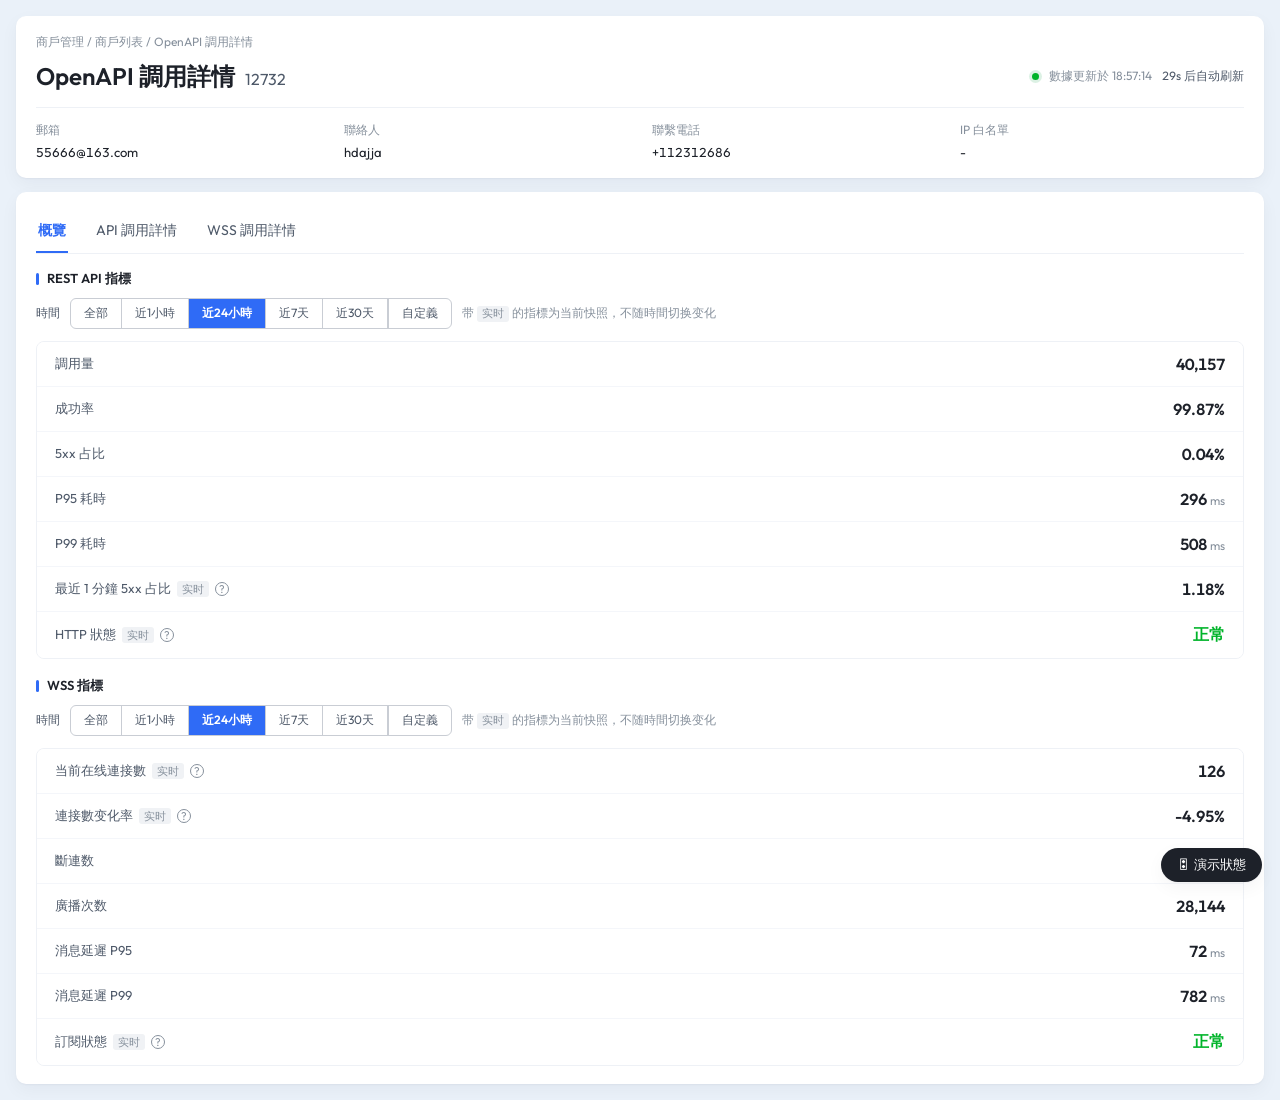
<file: api-detail.html>
<!DOCTYPE html>
<html lang="zh-Hant">
<head><link rel="stylesheet" href="_fonts/outfit.css">
<link rel="icon" href="data:,">

<meta charset="utf-8"><meta name="viewport" content="width=device-width,initial-scale=1">
<title>OpenAPI 調用詳情 · 數據中台管理系統</title>
<script>
/* 被 dmp.html 以 iframe 載入時收起自身外框，避免雙層側欄與頂欄 */
if(window.self!==window.top)document.documentElement.classList.add('is-embedded');
</script>
<style>
/* ===== 數據中台 原型樣式：變數對齊 assets/app.css 基線（統一在下方 :root 定義） ===== */
*{box-sizing:border-box;margin:0;padding:0}
html,body{height:100%}
body{font-family:Outfit,"Noto Sans SC","Helvetica Neue",Helvetica,"PingFang SC","Hiragino Sans GB","Microsoft YaHei","微软雅黑",Arial,sans-serif;
  font-size:var(--fs-table);color:var(--text);background:var(--bg)}
.num{font-variant-numeric:tabular-nums;font-feature-settings:"tnum" 1}
a{color:var(--primary);text-decoration:none;cursor:pointer}
h1,h2,h3,h4,h5,h6,b,strong{font-weight:600}
a:hover{color:var(--primary-hover)}

/* ===== 嵌入管理面 iframe 時：底色透明，交由管理面提供背景 ===== */
html.is-embedded body{background:transparent}

/* ===== 卡片 ===== */
.card{background:var(--card);border-radius:10px;box-shadow:var(--shadow);padding:18px 20px}
.card + .card{margin-top:14px}
.card-head{display:flex;align-items:center;gap:10px;padding:0 0 12px}
.card-head .bar{width:4px;height:15px;border-radius:2px;background:var(--primary)}
.card-head h3{font-size:var(--fs-block);font-weight:600}
.card-head .extra{margin-left:auto;color:var(--text-3);font-size:var(--fs-help);display:flex;gap:14px;align-items:center}
.card-body{padding:0}
/* 卡片内标题行：与 dmp 原生页 .card > h2.page-title 一致 */
.card-title-row{display:flex;align-items:center;gap:10px;margin-bottom:14px;flex-wrap:wrap}
.card-title-row .head-right{margin-left:auto}
/* 卡片底部状态条：刷新时间等元信息 */
.card-foot{display:flex;align-items:center;justify-content:flex-end;gap:8px;
  margin-top:12px;padding-top:11px;border-top:1px solid var(--border-light)}
/* 无边框的筛选项（日期范围等自绘控件用） */
.filters{display:flex;flex-wrap:wrap;gap:10px;row-gap:10px;align-items:center;margin:0 0 14px}
/* 表格基础样式：与 dmp 原生页一致 */
table{width:100%;border-collapse:collapse;font-size:var(--fs-table)}
thead th{background:#f7f9fc;color:var(--text-sub);font-weight:500;text-align:left;
  padding:11px 12px;border-bottom:1px solid var(--border-light);white-space:nowrap}
tbody td{padding:12px;border-bottom:1px solid #f4f6fa;color:var(--text-sub);vertical-align:middle}
tbody tr:last-child td{border-bottom:0}
tbody tr:hover{background:#fafcff}
td.name{color:var(--text);font-weight:500}
/* 分頁器：與基線 assets/app.css 一致 */
.pager{display:flex;align-items:center;justify-content:flex-end;gap:8px;padding:14px 2px 2px;
  color:var(--text-sub);font-size:var(--fs-table);flex-wrap:wrap}
.pager .total{margin-right:auto}
.pg{display:inline-flex;align-items:center;justify-content:center;min-width:28px;height:28px;padding:0 6px;
  border-radius:5px;color:var(--text-sub);cursor:pointer;border:1px solid transparent;
  font-variant-numeric:tabular-nums;font-feature-settings:"tnum" 1;font-size:var(--fs-table);transition:var(--motion-ui)}
.pg:hover{background:#f2f5fa}
.pg.active{border-color:var(--primary);color:var(--primary);font-weight:600}
.pg.disabled{color:var(--text-disabled);cursor:not-allowed}
.pg.disabled:hover{background:none}
.pager select{height:28px;border:1px solid var(--border);border-radius:5px;padding:0 4px;
  background:#fff;font-size:var(--fs-tag);color:var(--text-sub);cursor:pointer}
.pager .jump{display:flex;align-items:center;gap:5px}
.pager .jump input{width:44px;height:28px;border:1px solid var(--border);border-radius:5px;
  text-align:center;font-size:var(--fs-tag);color:var(--text);outline:none}
.pager .jump input:focus{border-color:var(--primary)}

.f-item-plain{height:34px;border:0;background:transparent;gap:8px}
/* 含日期範圍的篩選項：放開溢出，否則下拉面板會被裁掉 */
.f-item:has(.drp){overflow:visible}
.f-label-plain{color:var(--text-sub);white-space:nowrap;font-size:var(--fs-table)}

/* ===== 篩選欄 ===== */
.f-item{display:flex;align-items:center;flex:0 0 auto;height:34px;border:1px solid var(--border);
  border-radius:6px;background:#fff;overflow:hidden;transition:var(--motion-ui)}
.f-item:focus-within{border-color:var(--primary);box-shadow:0 0 0 3px rgba(47,107,246,.09)}
.f-label{flex:none;padding:0 10px;color:var(--text-sub);background:#fafbfd;height:100%;
  display:flex;align-items:center;border-right:1px solid var(--border-light);
  white-space:nowrap;font-size:var(--fs-table)}
.f-input{height:100%;border:0;padding:0 10px;min-width:104px;background:transparent;font-size:var(--fs-table)}
.f-select{height:100%;border:0;padding:0 26px 0 10px;background:transparent;font-size:var(--fs-table);cursor:pointer;appearance:none;
  background-image:url("data:image/svg+xml;charset=utf8,%3Csvg xmlns='http://www.w3.org/2000/svg' width='12' height='12' viewBox='0 0 24 24' fill='none' stroke='%2386909c' stroke-width='2.4'%3E%3Cpath d='M6 9l6 6 6-6'/%3E%3C/svg%3E");
  background-repeat:no-repeat;background-position:right 9px center;min-width:92px}
.input,.select{height:34px;border:1px solid var(--border);border-radius:6px;padding:0 10px;font-size:var(--fs-table);
  color:var(--text);background:#fff;outline:none;min-width:170px;transition:border-color var(--motion)}
.input:focus,.select:focus{border-color:var(--primary)}
.input::placeholder{color:var(--text-disabled)}
select.select{cursor:pointer}
.btn{display:inline-flex;align-items:center;justify-content:center;gap:6px;height:34px;padding:0 15px;
  border-radius:6px;border:1px solid var(--border);background:#fff;color:var(--text-2);
  font-size:var(--fs-table);cursor:pointer;transition:var(--motion-ui);white-space:nowrap}
.btn:hover{border-color:#c3cee0;color:var(--primary)}
.btn-primary{background:var(--primary);border-color:var(--primary);color:#fff}
.btn-primary:hover{background:var(--primary-hover);color:#fff}
.btn-danger{background:var(--danger);border-color:var(--danger);color:#fff}
.btn-sm{height:26px;padding:0 10px;font-size:var(--fs-help)}
.btn[disabled]{opacity:.45;cursor:not-allowed;pointer-events:none}

/* ===== 表格 ===== */
.sort-th{cursor:pointer;user-select:none}
.sort-th .arr{font-size:var(--fs-tag);color:var(--text-3);margin-left:4px}
.mono{font-family:"SFMono-Regular",Consolas,"Liberation Mono",monospace;font-size:var(--fs-help)}
.cell-sub{color:var(--text-3);font-size:var(--fs-help);margin-top:2px}

/* ===== 標籤 / 狀態 ===== */
.tag{display:inline-flex;align-items:center;gap:5px;height:22px;padding:0 8px;border-radius:4px;
  font-size:var(--fs-tag);font-weight:500;line-height:1;white-space:nowrap}
.tag .s-dot{width:6px;height:6px;border-radius:50%;background:currentColor}
.tag-success{background:#e8f8ec;color:#12923c}
.tag-danger{background:#fdecec;color:#d33}
.tag-warning{background:#fff3e8;color:#c25e00}
.tag-info{background:var(--primary-light);color:var(--primary)}
.tag-gray{background:#f2f5fa;color:var(--text-help)}
.col-scope{font-size:var(--fs-table);color:var(--text-2)}
.scope-ellipsis{display:block;max-width:300px;overflow:hidden;text-overflow:ellipsis;white-space:nowrap}
.scope-tip{position:fixed;z-index:9999;max-width:480px;background:#1f2733;color:#fff;font-size:var(--fs-table);line-height:1.75;padding:9px 11px;border-radius:7px;box-shadow:0 8px 24px rgba(15,23,42,.28);pointer-events:none;white-space:normal;word-break:break-word}
.tag-blue{background:var(--primary-light);color:var(--primary)}
.method{font-weight:600;font-size:var(--fs-help);padding:1px 7px;border-radius:4px}
.m-get{background:#e8f8ee;color:var(--success)} .m-post{background:var(--primary-light);color:var(--primary)}
.m-put{background:var(--warning-bg);color:var(--warning)} .m-del{background:var(--danger-bg);color:var(--danger)}
.code-2xx{color:var(--success)} .code-3xx{color:var(--info)} .code-4xx{color:var(--warning)} .code-5xx{color:var(--danger);font-weight:600}

/* ===== 指標卡 ===== */
.stat{border:1px solid var(--border);border-radius:var(--radius);padding:14px 16px;background:#fff;position:relative;transition:box-shadow var(--motion)}
.stat:hover{box-shadow:var(--shadow)}
.stat .s-label{color:var(--text-2);font-size:var(--fs-help);display:flex;align-items:center;gap:5px}
.stat .s-value{font-size:24px;font-weight:600;margin-top:8px;font-variant-numeric:tabular-nums;font-feature-settings:"tnum" 1;line-height:1.15}
.stat .s-value .unit{font-size:var(--fs-help);color:var(--text-3);font-weight:400;margin-left:3px}
.stat .s-foot{margin-top:7px;font-size:var(--fs-help);color:var(--text-3)}
.stat .s-foot .up{color:var(--danger)} .stat .s-foot .down{color:var(--success)}
.stat.status-ok .s-value{color:var(--success)} .stat.status-bad .s-value{color:var(--danger)}
/* ===== 指標列表 ===== */
/* 指標列表：單列，名稱左、數值右，避免兩列時標籤過長擠壓數值 */
.m-list{border:1px solid var(--border-light);border-radius:8px;overflow:hidden;background:#fff}
.m-row{display:flex;align-items:center;justify-content:space-between;gap:20px;
  padding:12px 18px;background:#fff;transition:background var(--motion);
  border-bottom:1px solid #f4f6fa}
.m-row:last-child{border-bottom:0}
.m-row:hover{background:#fafcff}
.m-name{display:flex;align-items:center;gap:6px;color:var(--text-sub);font-size:var(--fs-table);
  min-width:0;overflow:hidden;text-overflow:ellipsis;white-space:nowrap}
.m-val{flex:0 0 auto;font-size:var(--fs-block);font-weight:600;color:var(--text);
  font-variant-numeric:tabular-nums;font-feature-settings:"tnum" 1;white-space:nowrap}
.m-val .unit{font-size:var(--fs-help);font-weight:400;color:var(--text-help);margin-left:3px}
.m-val.val-ok{color:var(--success)}
.m-val.val-bad{color:var(--danger)}

.help{width:14px;height:14px;border-radius:50%;border:1px solid var(--text-3);color:var(--text-3);
  display:inline-flex;align-items:center;justify-content:center;font-size:var(--fs-tag);cursor:help;position:relative;flex:none}
.help:hover{border-color:var(--primary);color:var(--primary)}
.help:hover::after{content:attr(data-tip);position:absolute;left:-8px;bottom:calc(100% + 7px);
  background:#1d2129;color:#fff;font-size:var(--fs-help);font-weight:400;line-height:1.75;padding:9px 12px;border-radius:6px;
  width:290px;max-width:70vw;white-space:pre-line;text-align:left;z-index:90;box-shadow:0 8px 24px rgba(0,0,0,.22)}
.help:hover::before{content:"";position:absolute;left:2px;bottom:calc(100% + 1px);
  border:6px solid transparent;border-top-color:#1d2129;z-index:90}

/* ===== 頁簽（詳情頁大頁簽） ===== */
/* 頁籤：與基線 .sub-tabs 一致，下劃線式、無背景塊 */
.bigtabs{display:flex;gap:26px;border-bottom:1px solid var(--border-light);background:#fff;padding:0;margin-bottom:16px}
.bigtab{padding:11px 2px;cursor:pointer;color:var(--text-sub);font-size:var(--fs-body);
  border-bottom:2px solid transparent;transition:var(--motion-ui);white-space:nowrap}
.bigtab:hover{color:var(--primary)}
.bigtab.active{color:var(--primary);border-bottom-color:var(--primary);font-weight:600}

/* ===== 分頁 ===== */

/* ===== 抽屜 / 彈窗 ===== */
.mask{position:fixed;inset:0;background:rgba(15,23,42,.42);z-index:100;opacity:0;pointer-events:none;transition:opacity var(--motion-slow)}
.mask.show{opacity:1;pointer-events:auto}
.drawer{position:fixed;top:0;right:0;bottom:0;width:620px;max-width:92vw;background:#fff;z-index:101;
  transform:translateX(100%);transition:transform var(--motion-slow);display:flex;flex-direction:column;box-shadow:-6px 0 24px rgba(0,0,0,.12)}
.drawer.show{transform:none}
.drawer-head{display:flex;align-items:center;padding:15px 20px;border-bottom:1px solid var(--border)}
.drawer-head h3{font-size:var(--fs-block)}
.drawer-head .close{margin-left:auto;cursor:pointer;color:var(--text-3);font-size:18px;line-height:1;padding:2px 6px;border-radius:4px}
.drawer-head .close:hover{background:#f0f2f5;color:var(--text)}
.drawer-body{flex:1;overflow:auto;padding:18px 20px}
.kv{display:grid;grid-template-columns:110px 1fr;gap:10px 16px;font-size:var(--fs-table)}
.kv .k{color:var(--text-3)}
.kv .v{color:var(--text);word-break:break-all}
.log-block{margin-top:16px;background:#0f172a;color:#c9d6e8;border-radius:8px;padding:14px 16px;
  font-family:Consolas,monospace;font-size:var(--fs-help);line-height:1.7;white-space:pre-wrap;word-break:break-all}
.section-title{font-size:var(--fs-table);font-weight:600;margin:18px 0 10px;display:flex;align-items:center;gap:8px}
.section-title::before{content:"";width:3px;height:12px;background:var(--primary);border-radius:2px}

.dialog{position:fixed;top:50%;left:50%;transform:translate(-50%,-50%) scale(.96);background:#fff;border-radius:10px;
  z-index:102;width:420px;max-width:92vw;opacity:0;pointer-events:none;transition:opacity .18s var(--ease),transform .18s var(--ease);box-shadow:0 12px 40px rgba(0,0,0,.18)}
.dialog.show{opacity:1;pointer-events:auto;transform:translate(-50%,-50%) scale(1)}
.dialog-body{padding:24px 22px 12px;font-size:var(--fs-body);line-height:1.7}
.dialog-foot{display:flex;justify-content:flex-end;gap:10px;padding:12px 18px 18px}
.dialog-x{position:absolute;top:10px;right:12px;width:28px;height:28px;display:flex;align-items:center;justify-content:center;
  color:var(--text-3);font-size:var(--fs-block);line-height:1;border-radius:6px;cursor:pointer;z-index:2;user-select:none;transition:background var(--motion),color var(--motion)}
.dialog-x:hover{background:#f0f2f5;color:var(--text)}
.dialog-bare .dialog-body{padding-bottom:22px}

/* ===== 空態 ===== */
.empty{padding:56px 20px;text-align:center;color:var(--text-3)}
.empty .e-icon{font-size:24px;opacity:.5;margin-bottom:12px}
.empty .e-text{font-size:var(--fs-table)}

/* ===== 提示條 / 刷新 ===== */
.banner{display:flex;align-items:center;gap:9px;border-radius:8px;padding:10px 14px;font-size:var(--fs-table);margin-bottom:14px}
.banner-warn{background:var(--warning-bg);color:var(--warning);border:1px solid #f5ddb3}
.banner-info{background:var(--info-bg);color:var(--info);border:1px solid #b9e6f0}
.refresh-meta{display:flex;align-items:center;gap:10px;color:var(--text-3);font-size:var(--fs-help)}
.refresh-meta .dot-live{width:7px;height:7px;border-radius:50%;background:var(--success);box-shadow:0 0 0 3px rgba(22,163,74,.15)}
.refresh-meta .count{font-variant-numeric:tabular-nums;color:var(--text-2)}

/* ===== 吐司 ===== */
.toast{position:fixed;top:70px;left:50%;transform:translateX(-50%) translateY(-8px);background:#fff;border:1px solid var(--border);
  box-shadow:var(--shadow);border-radius:8px;padding:10px 18px;z-index:300;font-size:var(--fs-table);opacity:0;transition:opacity var(--motion-slow) var(--ease),transform .2s var(--ease);pointer-events:none}
.toast.show{opacity:1;transform:translateX(-50%) translateY(0)}
.toast.success{border-color:#b7ebc6;color:var(--success)}
.toast.error{border-color:#f5c2c4;color:var(--danger)}

/* ===== 演示控制 ===== */
.demo-fab{position:fixed;right:18px;bottom:18px;z-index:200}
.demo-fab .fab-btn{background:#1d2129;color:#fff;border:none;border-radius:20px;padding:8px 16px;cursor:pointer;font-size:var(--fs-table);box-shadow:var(--shadow)}
.demo-fab .fab-panel{position:absolute;right:0;bottom:42px;width:230px;background:#fff;border:1px solid var(--border);
  border-radius:10px;box-shadow:var(--shadow);padding:12px;display:none}
.demo-fab.open .fab-panel{display:block}
.fab-panel h4{font-size:var(--fs-table);margin-bottom:8px;color:var(--text-2)}
.fab-panel .opt{display:block;width:100%;text-align:left;border:1px solid var(--border);background:#fff;border-radius:6px;
  padding:6px 10px;margin-bottom:6px;cursor:pointer;font-size:var(--fs-help);color:var(--text)}
.fab-panel .opt.on{border-color:var(--primary);color:var(--primary);background:var(--primary-light)}

/* ===== 下拉（更多） ===== */
.dropdown{position:relative;display:inline-block}
.dropdown-menu{position:absolute;right:0;top:calc(100% + 4px);background:#fff;border:1px solid var(--border);border-radius:8px;
  box-shadow:var(--shadow);min-width:140px;padding:6px;display:none;z-index:50}
.dropdown.open .dropdown-menu{display:block}
.dropdown-menu .dd-item{padding:8px 14px;border-radius:6px;font-size:var(--fs-table);color:var(--text);cursor:pointer;white-space:nowrap}
.dropdown-menu .dd-item:hover{background:var(--primary-light);color:var(--primary)}
.dropdown-menu .dd-item.danger{color:var(--danger)}
.dropdown-menu .dd-item.danger:hover{background:var(--danger-bg)}

/* ===== 頭部資訊條（詳情頁） ===== */
.page-head{display:flex;align-items:center;gap:12px;margin-bottom:14px;flex-wrap:wrap}
.page-head h2{font-size:var(--fs-page)}
.page-head .back{display:inline-flex;align-items:center;gap:5px;color:var(--text-2);cursor:pointer;font-size:var(--fs-table)}
.page-head .back:hover{color:var(--primary)}
.head-tags{display:flex;gap:8px;align-items:center}
.head-right{margin-left:auto}

/* ===== 圖表容器 ===== */
.chart{width:100%;height:230px}
.chart-lg{height:260px}
.chart-legend{display:flex;gap:16px;font-size:var(--fs-help);color:var(--text-2);margin-bottom:6px}
.chart-legend .lg{display:inline-flex;align-items:center;gap:6px}
.chart-legend .lg i{width:10px;height:10px;border-radius:2px;display:inline-block}

.two-col{display:grid;grid-template-columns:1fr 1fr;gap:14px}
@media (max-width:1200px){.two-col{grid-template-columns:1fr}}
.rule-table td,.rule-table td{white-space:normal !important}

/* ===== 商戶詳情頭部（與線上商戶明細一致） ===== */
.mh-grid{display:grid;grid-template-columns:repeat(4,1fr);gap:10px 24px;margin-top:16px}
.mh-label{color:var(--text-3);font-size:var(--fs-help)}
.mh-value{font-size:var(--fs-table);margin-top:5px;color:var(--text);word-break:break-all}
.mh-name{font-size:16px;font-weight:600;line-height:1.3}
/* 頁頭：麵包屑 + 標題（帶編號）+ 說明 + 需求說明 */
.page-head-wrap{background:var(--card);border-radius:10px;box-shadow:var(--shadow);
  padding:18px 20px;margin-bottom:14px}
.crumb{color:var(--text-help);font-size:var(--fs-help);margin-bottom:10px}
.crumb::before{content:'';display:inline-block;width:0}
.head-line{display:flex;align-items:center;gap:12px;flex-wrap:wrap}
/* 標題：大字號加粗 + 同行小字號編號（參考代理商詳情樣式） */
.page-title{font-size:var(--fs-stat);font-weight:600;color:var(--text);
  margin:0;display:flex;align-items:baseline;gap:10px;line-height:1.25}
.head-id{font-size:var(--fs-block);font-weight:400;color:var(--text-sub);letter-spacing:0}
.head-line .refresh-meta{margin-left:auto}
.head-desc{color:var(--text-sub);font-size:var(--fs-table);line-height:1.7;margin:8px 0 0}
.head-note{color:var(--text-help);font-size:var(--fs-help);line-height:1.7;margin:4px 0 0}
.mh-grid{margin-top:16px;padding-top:14px;border-top:1px solid var(--border-light)}

/* ===== 大号中间弹窗 ===== */
.dialog-lg{width:760px;max-width:94vw}
.dialog-body{max-height:72vh;overflow:auto}

/* ===== 日期時間範圍选择器 ===== */
/* 日期範圍：嵌在 .f-item 內，自身不再畫邊框，避免框中框 */
.drp{position:relative;display:inline-flex;align-items:center;gap:8px;height:100%;
  background:transparent;padding:0 10px;cursor:pointer;min-width:196px;user-select:none}
.drp .drp-val{font-size:var(--fs-table);color:var(--text);white-space:nowrap}
.drp .drp-val.placeholder{color:var(--text-disabled)}
.drp .drp-icon{display:inline-flex;align-items:center;color:var(--text-3);margin-left:auto;flex:none}
.drp-panel{position:absolute;top:calc(100% + 6px);left:0;background:#fff;border:1px solid var(--border);border-radius:8px;
  box-shadow:var(--shadow);padding:14px;width:360px;z-index:60;display:none;cursor:default}
.drp.open .drp-panel{display:block}
.drp-panel .presets{display:flex;flex-wrap:wrap;gap:6px;margin-bottom:12px}
.drp-panel .preset{border:1px solid var(--border);border-radius:5px;padding:4px 10px;font-size:var(--fs-help);cursor:pointer;color:var(--text-2)}
.drp-panel .preset:hover{border-color:var(--primary);color:var(--primary)}
.drp-panel .dt-row{display:flex;align-items:center;gap:8px;margin-bottom:12px;font-size:var(--fs-help);color:var(--text-2);white-space:nowrap}
.drp-panel .dt-row input{flex:1;min-width:0;height:30px;border:1px solid var(--border-dark);border-radius:6px;padding:0 8px;font-size:var(--fs-help);color:var(--text)}

/* ===== 調用趨勢：時間維度选择器 + 自定義日历 ===== */
.trend-bar{display:flex;align-items:center;gap:14px;margin-bottom:8px}
.chip{display:inline-flex;align-items:center;gap:6px;height:28px;padding:0 12px;border-radius:14px;
  background:#fff;border:1px solid var(--border-dark);font-size:var(--fs-help);color:var(--text-2);cursor:pointer}
.chip:hover{border-color:var(--primary);color:var(--primary)}
.trend-dim{position:relative;display:inline-flex;align-items:center;gap:8px;height:32px;border:1px solid var(--border-dark);
  border-radius:6px;background:#fff;padding:0 12px;cursor:pointer;user-select:none;transition:border-color var(--motion)}
.trend-dim:hover,.trend-dim.open{border-color:var(--primary)}
.td-label{color:var(--text-2);font-size:var(--fs-table)}
.td-cur{font-size:var(--fs-table);color:var(--text);white-space:nowrap}
.td-caret{color:var(--text-3);font-size:var(--fs-tag)}
.td-panel{position:absolute;top:calc(100% + 6px);left:0;background:#fff;border:1px solid var(--border);border-radius:8px;
  box-shadow:var(--shadow);z-index:70;display:none;cursor:default}
.trend-dim.open .td-panel{display:flex}
.td-menu{padding:8px;min-width:118px}
.td-panel.with-cal .td-menu{border-right:1px solid var(--border)}
.td-opt{padding:8px 14px;border-radius:6px;font-size:var(--fs-table);color:var(--text);cursor:pointer;display:flex;
  justify-content:space-between;gap:10px;white-space:nowrap;align-items:center}
.td-opt:hover{background:var(--primary-light)}
.td-opt.on{color:var(--primary);font-weight:600}
.td-check{margin-left:auto}
.td-cal{padding:12px;width:600px}
.cal-head{display:flex;align-items:center;margin-bottom:8px}
.cal-nav{cursor:pointer;color:var(--text-2);padding:2px 10px;border-radius:4px;font-size:var(--fs-block)}
.cal-nav:hover{background:#f0f2f5;color:var(--text)}
.cal-body{display:flex;gap:18px}
.cal-month{flex:1}
.cal-grid{display:grid;grid-template-columns:repeat(7,1fr);gap:2px;text-align:center}
.cal-w{color:var(--text-3);font-size:var(--fs-help);padding:4px 0}
.cal-d{font-size:var(--fs-help);padding:5px 0;border-radius:6px;cursor:pointer;color:var(--text)}
.cal-d:hover{background:var(--primary-light)}
.cal-d.dis{color:#c6cedb;pointer-events:none}
.cal-d.insel{background:var(--primary-light)}
.cal-d.edge{background:var(--primary);color:#fff;font-weight:600}

/* ===== 時間維度选择器（列表篩選用） ===== */
.dim-pick{position:relative;display:inline-flex;align-items:center;gap:8px;height:32px;border:1px solid var(--border-dark);
  border-radius:6px;background:#fff;padding:0 12px;cursor:pointer;user-select:none;transition:border-color var(--motion)}
.dim-pick:hover,.dim-pick.open{border-color:var(--primary)}
.dim-pick .td-panel{display:none}
.dim-pick.open .td-panel{display:flex}
.dim-pick .td-panel.with-dt{display:none;flex-direction:column}
.dim-pick.open .td-panel.with-dt{display:flex}
.dim-pick .with-dt .td-menu{min-width:230px}
.dt-inline{border-top:1px solid var(--border);margin-top:6px;padding:10px 6px 4px}
.dt-inline .dt-row{margin-bottom:8px}

/* ===== 指標卡時間切换（REST / WSS 各自独立） ===== */
.metric-bar{display:flex;align-items:center;gap:10px;flex-wrap:wrap;margin:0 0 12px}
.metric-bar-label{font-size:var(--fs-help);color:var(--text-2)}
.metric-seg{display:inline-flex;border:1px solid var(--border-dark);border-radius:6px;overflow:hidden;background:#fff}
.metric-seg .ms-opt{padding:6px 13px;font-size:var(--fs-help);color:var(--text-2);cursor:pointer;
  border-right:1px solid var(--border-dark);user-select:none;white-space:nowrap;transition:background var(--motion),color var(--motion)}
.metric-seg .ms-opt:last-child{border-right:none}
.metric-seg .ms-opt:hover{background:var(--primary-light);color:var(--primary)}
.metric-seg .ms-opt.on{background:var(--primary);color:#fff;font-weight:600}
.metric-note{font-size:var(--fs-help);color:var(--text-3)}
.fixed-badge{display:inline-flex;align-items:center;height:16px;padding:0 5px;border-radius:3px;
  background:#f0f2f5;color:var(--text-3);font-size:var(--fs-tag);font-weight:500;line-height:1;letter-spacing:.2px}
.metric-seg .ms-custom{border-left:1px solid var(--border-dark)}
.metric-bar{position:relative}
.metric-custom{display:none;position:absolute;top:calc(100% + 8px);left:0;z-index:70;
  padding:14px 16px 12px;background:#fff;border:1px solid var(--border);border-radius:8px;
  box-shadow:0 8px 24px rgba(0,0,0,.14)}
.metric-custom.open{display:block}
.metric-custom .cal-body{display:flex;gap:22px}
.metric-custom .cal-month{width:252px}
.metric-custom .cal-head{display:flex;align-items:center;margin-bottom:8px}
.cal-nav{cursor:pointer;color:var(--text-2);padding:2px 8px;border-radius:4px;font-size:var(--fs-body);user-select:none}
.cal-nav:hover{background:#f0f2f5;color:var(--text)}
.cal-grid{display:grid;grid-template-columns:repeat(7,1fr);text-align:center}
.cal-w{color:var(--text-3);font-size:var(--fs-help);padding:5px 0}
.cal-d{font-size:var(--fs-help);padding:6px 0;border-radius:5px;cursor:pointer;color:var(--text)}
.cal-d:hover{background:var(--primary-light)}
.cal-d.dis{color:#c6cedb;pointer-events:none}
.cal-d.insel{background:var(--primary-light)}
.cal-d.edge{background:var(--primary);color:#fff;font-weight:600}
.cal-d.today{color:var(--primary);font-weight:600}
.cal-d.edge.today{color:#fff}
.cal-foot{display:flex;align-items:center;margin-top:10px;padding-top:9px;border-top:1px solid var(--border)}
.cal-hint{font-size:var(--fs-help);color:var(--text-3)}

</style>
<style>
.eye{cursor:pointer;opacity:.6;margin-right:4px;font-size:var(--fs-help)}
.eye:hover{opacity:1}
.key-txt{font-family:Consolas,monospace;font-size:var(--fs-help);color:var(--text-2)}
</style>
<style>
/* ===== 產品基線對齊（rule.html 4.1 / 4.2）：色值只用 CSS 變數 ===== */
:root{
  --primary:#2F6BF6; --primary-hover:#1F5AE8; --primary-light:#EAF1FF;
  --bg:#EAF1F9; --card:#FFFFFF; --border:#E5E8EF; --border-dark:#C9CDD4;
  --border-light:#EEF1F6;
  --text:#1D2129; --text-2:#4E5969; --text-3:#86909C; --text-disabled:#C9CDD4;
  --success:#00B42A; --success-bg:#E8F8EC;
  --danger:#F53F3F; --danger-bg:#FEECEC;
  --warning:#FF7D00; --warning-bg:#FFF3E2;
  --info:#2F6BF6; --info-bg:#E6F7FB;
  --fs-stat:24px; --fs-page:18px; --fs-block:16px;
  --fs-body:14px; --fs-table:13px; --fs-help:12px; --fs-tag:11px;
  --radius:8px; --r-sm:4px; --r-md:6px; --r-lg:8px; --r-xl:12px;
  --shadow:0 1px 2px rgba(16,24,40,.04),0 6px 18px rgba(16,24,40,.045);
  /* 與 assets/app.css 對齊的別名與動效令牌 */
  --text-1:#1D2129;
  --text-sub:var(--text-2); --text-help:var(--text-3);
  --ease:cubic-bezier(.2,.7,.3,1);
  --motion:140ms var(--ease); --motion-slow:200ms var(--ease);
  --motion-ui:background var(--motion),color var(--motion),border-color var(--motion),box-shadow var(--motion);
}
body{
  font-family:Outfit,"Noto Sans SC","Helvetica Neue",Helvetica,"PingFang SC","Hiragino Sans GB","Microsoft YaHei","微軟雅黑",Arial,sans-serif;
  background:var(--bg);
}
.num,.s-value,.mh-value,.key-txt{font-variant-numeric:tabular-nums;font-feature-settings:"tnum" 1}
/* 作為 iframe 子頁載入：收起外層留白，由管理面統一提供導航與頁籤 */
.content{padding:16px;min-height:100%;overflow:auto}
</style>
</head>
<body>
<template id="tpl-detail">
  <div class="page-head-wrap">
    <div class="crumb">商戶管理 / 商戶列表 / OpenAPI 調用詳情</div>
    <div class="head-line">
      <h2 class="page-title">OpenAPI 調用詳情<span class="head-id" id="h-name"></span></h2>
      <div class="refresh-meta" id="refresh-meta"></div>
    </div>
    <div class="mh-grid">
      <div><div class="mh-label">郵箱</div><div class="mh-value" id="h-email"></div></div>
      <div><div class="mh-label">聯絡人</div><div class="mh-value" id="h-contact"></div></div>
      <div><div class="mh-label">聯繫電話</div><div class="mh-value" id="h-phone"></div></div>
      <div><div class="mh-label">IP 白名單</div><div class="mh-value" id="h-ip"></div></div>
    </div>
  </div>

  <div class="card">
    <div class="bigtabs">
      <div class="bigtab active" data-tab="overview">概覽</div>
      <div class="bigtab" data-tab="api">API 調用詳情</div>
      <div class="bigtab" data-tab="wss">WSS 調用詳情</div>
    </div>
    <div id="tab-body"></div>
  </div>
</template>
<div class="content" id="content"></div>
<div class="mask" id="mask"></div>
<div class="toast" id="toast"></div>
<script>
/* ===== 時間 / 数字 ===== */
function pad(n){ return String(n).padStart(2,'0'); }
function fmtTime(ts, withSec){
  const d = new Date(ts);
  return `${d.getFullYear()}-${pad(d.getMonth()+1)}-${pad(d.getDate())} ${pad(d.getHours())}:${pad(d.getMinutes())}:${pad(d.getSeconds())}`;
}
function fmtTimeHM(ts){ const d=new Date(ts); return `${pad(d.getHours())}:${pad(d.getMinutes())}:${pad(d.getSeconds())}`; }
function fmtNum(n){ return n==null?'-':Number(n).toLocaleString('en-US'); }
function fmtPct(n){ return (n*100).toFixed(2)+'%'; }
function fmtDur(ms){
  if (ms==null) return '-';
  const s = Math.floor(ms/1000);
  const p2 = n => String(n).padStart(2,'0');
  if (s < 60) return s + '秒';
  const m = Math.floor(s/60), ss = s % 60;
  if (m < 60) return m + '分' + p2(ss) + '秒';
  const h = Math.floor(m/60), mm = m % 60;
  if (h < 24) return h + '小時' + p2(mm) + '分';
  const d = Math.floor(h/24), hh = h % 24;
  return d + '天' + p2(hh) + '小時' + p2(mm) + '分';
}
function uuid(){
  return 'xxxxxxxx-xxxx-4xxx'.replace(/x/g, () => (Math.random()*16|0).toString(16));
}

/* ===== 交互 ===== */
let toastTimer = null;
function toast(msg, type){
  const t = document.getElementById('toast');
  t.textContent = msg; t.className = 'toast show ' + (type||'');
  clearTimeout(toastTimer); toastTimer = setTimeout(()=> t.className='toast', 2200);
}
function openDrawer(html){
  closeAllLayers();
  document.getElementById('mask').classList.add('show');
  document.body.insertAdjacentHTML('beforeend',
    `<div class="drawer" id="drawer"><div class="drawer-head"><h3>詳情</h3><span class="close" onclick="closeAllLayers()">✕</span></div><div class="drawer-body">${html}</div></div>`);
  requestAnimationFrame(()=> document.getElementById('drawer').classList.add('show'));
}
function openDialog(html, footHtml, cls){
  closeAllLayers();
  document.getElementById('mask').classList.add('show');
  document.body.insertAdjacentHTML('beforeend',
    `<div class="dialog ${cls||''}${footHtml?'':' dialog-bare'}" id="dialog">
       <span class="dialog-x" onclick="closeAllLayers()" aria-label="關閉">✕</span>
       <div class="dialog-body">${html}</div>
       ${footHtml ? `<div class="dialog-foot">${footHtml}</div>` : ''}
     </div>`);
  requestAnimationFrame(()=> document.getElementById('dialog').classList.add('show'));
}
function closeAllLayers(){
  const d = document.getElementById('drawer'); if (d) d.remove();
  const g = document.getElementById('dialog'); if (g) g.remove();
  const m = document.getElementById('mask'); if (m) m.classList.remove('show');
}

/* ===== 分頁组件 ===== */
function renderPagination(el, total, page, pageSize, onPage){
  const pages = Math.max(1, Math.ceil(total/pageSize));
  let nums = [];
  if (pages <= 7) nums = Array.from({length:pages},(_,i)=>i+1);
  else if (page <= 4) nums = [1,2,3,4,5,'…',pages];
  else if (page >= pages-3) nums = [1,'…',pages-4,pages-3,pages-2,pages-1,pages];
  else nums = [1,'…',page-1,page,page+1,'…',pages];
  el.innerHTML = `
    <span class="total">合共 ${fmtNum(total)} 條</span>
    <span class="pg ${page<=1?'disabled':''}" data-p="${page-1}"><svg width="12" height="12" viewBox="0 0 24 24" fill="none" aria-hidden="true"><path d="M15 6l-6 6 6 6" fill="none" stroke="currentColor" stroke-width="2" stroke-linecap="round" stroke-linejoin="round"/></svg></span>
    ${nums.map(n => n==='…' ? `<span class="pg disabled">…</span>` :
      `<span class="pg ${n===page?'active':''}" data-p="${n}">${n}</span>`).join('')}
    <span class="pg ${page>=pages?'disabled':''}" data-p="${page+1}"><svg width="12" height="12" viewBox="0 0 24 24" fill="none" aria-hidden="true"><path d="M9 6l6 6-6 6" fill="none" stroke="currentColor" stroke-width="2" stroke-linecap="round" stroke-linejoin="round"/></svg></span>
    <select><option>${pageSize} 條 / 頁</option></select>
    <span class="jump">前往 <input id="pg-jump-in" /> 頁</span>`;
  el.querySelectorAll('.pg[data-p]').forEach(b => b.onclick = () => onPage(+b.dataset.p));
  const ji = el.querySelector('#pg-jump-in');
  ji.onkeydown = e => { if (e.key==='Enter'){ const p = Math.min(pages, Math.max(1, +ji.value||1)); onPage(p); } };
}

/* ===== 下拉（更多） ===== */
function moreDropdown(items){
  return `<div class="dropdown"><a onclick="event.stopPropagation();this.parentNode.classList.toggle('open')">更多 ▾</a>
    <div class="dropdown-menu">${items.map(i=>`<div class="dd-item ${i.danger?'danger':''}" onclick="${i.onclick}">${i.label}</div>`).join('')}</div></div>`;
}

/* ===== 日期時間範圍选择器 ===== */
function toLocalInput(ts){
  const d = new Date(ts);
  return `${d.getFullYear()}-${pad(d.getMonth()+1)}-${pad(d.getDate())}T${pad(d.getHours())}:${pad(d.getMinutes())}`;
}
function fmtRange(ts){ const d = new Date(ts); return `${d.getFullYear()}-${pad(d.getMonth()+1)}-${pad(d.getDate())} ${pad(d.getHours())}:${pad(d.getMinutes())}`; }

function dateRangePicker(el, opts){
  // opts: {start, end, onApply(startTs|null, endTs|null)}；null 表示不限
  let st = opts.start, en = opts.end;
  el.classList.add('drp');
  const renderVal = () => {
    el.querySelector('.drp-val').textContent = (st==null||en==null) ? '開始日期 - 結束日期' : `${fmtRange(st)} - ${fmtRange(en)}`;
    el.querySelector('.drp-val').classList.toggle('placeholder', st==null||en==null);
  };
  el.innerHTML = `
    <span class="drp-val"></span><span class="drp-icon"><svg width="14" height="14" viewBox="0 0 24 24" fill="none" stroke="currentColor" stroke-width="1.8" stroke-linecap="round" stroke-linejoin="round"><rect x="3" y="5" width="18" height="16" rx="2"/><path d="M3 10h18M8 3v4M16 3v4"/></svg></span>
    <div class="drp-panel" onclick="event.stopPropagation()">
      <div class="dt-row"><span>開始</span><input type="datetime-local" class="drp-s"><span>結束</span><input type="datetime-local" class="drp-e"></div>
      <div style="display:flex;justify-content:flex-end;gap:8px">
        <button class="btn btn-sm drp-clear">清 空</button>
        <button class="btn btn-primary btn-sm drp-ok">确 定</button>
      </div>
    </div>`;
  const panel = el.querySelector('.drp-panel');
  const sIn = el.querySelector('.drp-s'), eIn = el.querySelector('.drp-e');
  const syncInputs = () => { sIn.value = st==null?'':toLocalInput(st); eIn.value = en==null?'':toLocalInput(en); };
  renderVal(); syncInputs();
  el.onclick = e => {
    if (e.target.closest('.drp-panel')) return;
    document.querySelectorAll('.drp.open').forEach(d => { if (d !== el) d.classList.remove('open'); });
    el.classList.toggle('open'); syncInputs();
  };
  el.querySelector('.drp-ok').onclick = () => {
    st = sIn.value ? new Date(sIn.value).getTime() : null;
    en = eIn.value ? new Date(eIn.value).getTime() : null;
    if (st && en && st > en){ toast('開始時間不能晚于結束時間', 'error'); return; }
    renderVal(); el.classList.remove('open');
    opts.onApply(st, en);
  };
  el.querySelector('.drp-clear').onclick = () => {
    st = null; en = null; syncInputs(); renderVal(); el.classList.remove('open');
    opts.onApply(null, null);
  };
}

/* ===== SVG 折线图 ===== */
function lineChart(el, opts){
  // opts: {labels:[], series:[{name,color,data[],area}], yFmt}
  const W = el.clientWidth || 600, H = el.clientHeight || 230;
  const P = { l:46, r:14, t:14, b:26 };
  const iw = W-P.l-P.r, ih = H-P.t-P.b;
  const all = opts.series.flatMap(s=>s.data);
  const max = Math.max(...all)*1.15 || 1, min = 0;
  const n = opts.labels.length;
  const x = i => P.l + iw*(i/(n-1));
  const y = v => P.t + (H-P.t-P.b)*(1-(v-min)/(max-min));
  let svg = `<svg width="100%" height="100%" viewBox="0 0 ${W} ${H}" preserveAspectRatio="none" style="display:block">`;
  for (let g=0; g<=4; g++){
    const gy = P.t + (H-P.t-P.b)*g/4;
    const gv = max*(1-g/4);
    svg += `<line x1="${P.l}" y1="${gy}" x2="${W-P.r}" y2="${gy}" stroke="#eef2f8"/>`;
    svg += `<text x="${P.l-8}" y="${gy+4}" text-anchor="end" font-size="11" fill="#86909c">${opts.yFmt?opts.yFmt(gv):Math.round(gv)}</text>`;
  }
  opts.labels.forEach((lb,i)=>{
    if (n<=8 || i%Math.ceil(n/8)===0)
      svg += `<text x="${x(i)}" y="${H-8}" text-anchor="middle" font-size="11" fill="#86909c">${lb}</text>`;
  });
  opts.series.forEach(s=>{
    const pts = s.data.map((v,i)=>`${x(i)},${y(v)}`).join(' ');
    if (s.area){
      svg += `<defs><linearGradient id="g${s.name.replace(/\W/g,'')}" x1="0" y1="0" x2="0" y2="1">
        <stop offset="0" stop-color="${s.color}" stop-opacity=".25"/><stop offset="1" stop-color="${s.color}" stop-opacity="0"/>
        </linearGradient></defs>`;
      svg += `<polygon points="${P.l},${P.t+ih} ${pts} ${x(n-1)},${P.t+ih}" fill="url(#g${s.name.replace(/\W/g,'')})"/>`;
    }
    svg += `<polyline points="${pts}" fill="none" stroke="${s.color}" stroke-width="2" stroke-linejoin="round"/>`;
    s.data.forEach((v,i)=> svg += `<circle cx="${x(i)}" cy="${y(v)}" r="2.4" fill="#fff" stroke="${s.color}" stroke-width="1.6"><title>${opts.labels[i]}：${opts.yFmt?opts.yFmt(v):v}</title></circle>`);
  });
  svg += `</svg>`;
  el.innerHTML = svg;
}

/* ===== 空态 ===== */
function emptyState(text){
  return `<div class="empty"><div class="e-icon">🗂</div><div class="e-text">${text}</div></div>`;
}

/* ===== 30 秒自动刷新 ===== */
function startAutoRefresh(el, onRefresh){
  let left = 30, lastUpdate = Date.now();
  const render = () => {
    el.innerHTML = `<span class="dot-live"></span>數據更新於 ${fmtTimeHM(lastUpdate)}<span class="count">${left}s 后自动刷新</span>`;
  };
  render();
  return setInterval(()=>{
    left--;
    if (left<=0){ left=30; lastUpdate=Date.now(); onRefresh && onRefresh(lastUpdate); }
    render();
  }, 1000);
}

/* ===== 時間維度选择器（全部/近30天/近7天/自定義） ===== */
function dimTimePicker(el, opts){
  // opts: {dim, start, end, onApply(dim, startTs|null, endTs|null)}
  let dim = opts.dim, open = false;
  el.classList.add('dim-pick');
  const label = () => {
    if (dim==='自定義' && opts.start!=null && opts.end!=null)
      return `${fmtRange(opts.start).slice(5,10)} ~ ${fmtRange(opts.end).slice(5,10)}`;
    return dim;
  };
  const render = () => {
    el.classList.toggle('open', open);
    el.innerHTML = `
      <span class="td-label">時間維度</span>
      <span class="td-cur">${label()}</span>
      <span class="td-caret">▾</span>
      <div class="td-panel with-dt" onclick="event.stopPropagation()">
        <div class="td-menu">
          ${['全部','近30天','近7天','自定義'].map(d=>`<div class="td-opt ${d===dim?'on':''}" data-d="${d}">${d}${d===dim?'<span class="td-check">✓</span>':''}</div>`).join('')}
          <div class="dt-inline" style="${dim==='自定義'?'':'display:none'}">
            <div class="dt-row"><span>開始</span><input type="datetime-local" class="dp-s"></div>
            <div class="dt-row"><span>結束</span><input type="datetime-local" class="dp-e"></div>
            <div style="display:flex;justify-content:flex-end;gap:8px">
              <button class="btn btn-sm dp-clear">清 空</button>
              <button class="btn btn-primary btn-sm dp-ok">确 定</button>
            </div>
          </div>
        </div>
      </div>`;
    el.onclick = e => {
      if (e.target.closest('.td-panel')) return;
      e.stopPropagation();
      open = !open;
      document.querySelectorAll('.dim-pick.open').forEach(d => { if (d !== el) d.classList.remove('open'); });
      el.classList.toggle('open', open);
    };
    el.querySelectorAll('.td-opt').forEach(o => o.onclick = () => {
      dim = o.dataset.d;
      if (dim === '自定義'){ open = true; }
      else { open = false; opts.onApply(dim, null, null); }
      render();
    });
    const sIn = el.querySelector('.dp-s'), eIn = el.querySelector('.dp-e');
    if (sIn){ sIn.value = opts.start!=null?toLocalInput(opts.start):''; eIn.value = opts.end!=null?toLocalInput(opts.end):''; }
    const ok = el.querySelector('.dp-ok');
    if (ok) ok.onclick = () => {
      const s = sIn.value ? new Date(sIn.value).getTime() : null;
      const e2 = eIn.value ? new Date(eIn.value).getTime() : null;
      if (!s || !e2){ toast('請選擇開始和結束時間', 'error'); return; }
      if (s > e2){ toast('開始時間不能晚于結束時間', 'error'); return; }
      open = false; opts.onApply('自定義', s, e2); render();
    };
    const clr = el.querySelector('.dp-clear');
    if (clr) clr.onclick = () => { dim = '全部'; open = false; opts.onApply('全部', null, null); render(); };
  };
  render();
}

/* ===== 演示狀態切换 ===== */
const DEMO_STATES = [
  { k:'normal',  t:'正常數據' },
  { k:'empty',   t:'无數據' },
  { k:'no-wss',  t:'WSS 未接入' },
  { k:'no-e2e',  t:'E2E 未接入' },
  { k:'delay',   t:'數據延遲' },
  { k:'timeout', t:'查詢超時' },
];
function demoSwitcher(current, onChange){
  document.body.insertAdjacentHTML('beforeend', `
    <div class="demo-fab" id="demo-fab">
      <div class="fab-panel"><h4>空态与異常态演示</h4>
        ${DEMO_STATES.map(s=>`<button class="opt ${s.k===current?'on':''}" data-k="${s.k}">${s.t}</button>`).join('')}
      </div>
      <button class="fab-btn">🎛 演示狀態</button>
    </div>`);
  const fab = document.getElementById('demo-fab');
  fab.querySelector('.fab-btn').onclick = ()=> fab.classList.toggle('open');
  fab.querySelectorAll('.opt').forEach(b => b.onclick = ()=>{
    fab.querySelectorAll('.opt').forEach(x=>x.classList.remove('on'));
    b.classList.add('on'); fab.classList.remove('open');
    onChange(b.dataset.k);
  });
}

</script>
<script>
/* ===== 模拟數據 ===== */
function seededRandom(seed){ let s = seed; return () => { s = (s*9301+49297)%233280; return s/233280; }; }

/* ---- 商戶（字段与线上商戶列表一致） ----
   显示字段：过滤分类数/过滤事件数/APIKey/密鑰/IP白名單/狀態/创建時間
   統計字段（api24h/succ/r5xx/wss/status）仅供「OpenAPI調用詳情」頁使用，不在列表展示 */
const MERCHANTS = [
  { id:80001, name:'12732',  contact:'hdajja', phone:'+112312686', email:'55666@163.com',   filterCat:0, filterEvt:17, apiKey:'eo52e91c77e08b41e087d5', secret:'8c34ea2f19bc4471c1d78', ip:'-', recon:true,  updatedAt:'2026-10-11 10:28:30', api24h:38412, succ:0.9987, r5xx:0.0004, wss:126, status:'ok' },
  { id:80002, name:'55',     contact:'wwwwww', phone:'+11328828233', email:'322581@163.com', filterCat:0, filterEvt:4, apiKey:'570a9c31be22f4a85d7d9', secret:'89dd70e19ab4c22f11ed', ip:'192.168.0.5', recon:true, updatedAt:'2026-10-11 10:57:02', api24h:22108, succ:0.9951, r5xx:0.0012, wss:48, status:'ok' },
  { id:80003, name:'视频的方法', contact:'ff', phone:'+113328587884', email:'342536@qq.com', filterCat:0, filterEvt:2, apiKey:'8868734fa22109c21917', secret:'6b76e1d0a9c84ee84fa', ip:'192.168.3.1', recon:true, updatedAt:'2026-10-11 01:52:35', api24h:15233, succ:0.9722, r5xx:0.0130, wss:230, status:'ok' },
  { id:80004, name:'hhu',    contact:'eee', phone:'+1123546', email:'2584621@qq.com',  filterCat:0, filterEvt:1, apiKey:'3076be19f0a259851', secret:'cd9c2e4a1b73f17012', ip:'192.168.3.2 +1', recon:true, updatedAt:'2026-10-11 10:26:58', api24h:9860, succ:0.9518, r5xx:0.0621, wss:12, status:'bad' },
  { id:80005, name:'呃啊色', contact:'-', phone:'-', email:'21212121998.com', filterCat:0, filterEvt:0, apiKey:'bdf1392c7ae416080a', secret:'fbff99d1e2c84b3bac2', ip:'-', recon:true, updatedAt:'2026-09-19 09:40:31', api24h:412, succ:0.9942, r5xx:0.0016, wss:2, status:'ok' },
  { id:80006, name:'david-test', contact:'david', phone:'-', email:'david@outlook.com', filterCat:1, filterEvt:0, apiKey:'52c1f98ab43de87639', secret:'34n644c19be2f229438', ip:'-', recon:true, updatedAt:'2026-09-02 07:04:21', api24h:7412, succ:0.9990, r5xx:0.0002, wss:12, status:'ok' },
  { id:80007, name:'kan02',  contact:'dsds', phone:'+112121212122', email:'kan102@qq.com', filterCat:1, filterEvt:48, apiKey:'7a5c6d19e4b2f69879', secret:'9e13b07a5c2de0757f', ip:'192.168.10.103', recon:true, updatedAt:'2026-08-19 09:54:16', api24h:36540, succ:0.9972, r5xx:0.0008, wss:210, status:'ok' },
  { id:80008, name:'kan01',  contact:'dsds', phone:'+112121212122', email:'youxiao@qq.com', filterCat:0, filterEvt:1, apiKey:'d2895e4f17b3a73424', secret:'69030c1b8e42dc0a485', ip:'192.168.1.156', recon:true, updatedAt:'2026-08-19 09:10:56', api24h:9820, succ:0.9966, r5xx:0.0009, wss:64, status:'ok' },
  { id:80009, name:'bubu',   contact:'-', phone:'-', email:'bubu01@qq.com', filterCat:0, filterEvt:8, apiKey:'265b8f0c31de64881', secret:'5d7d2a91e0b4c38e05', ip:'+20', recon:true, updatedAt:'2026-08-19 06:28:32', api24h:12600, succ:0.9938, r5xx:0.0018, wss:90, status:'ok' },
  { id:80010, name:'bubu002', contact:'-', phone:'+6015222', email:'bubu002@qq.com', filterCat:0, filterEvt:0, apiKey:'17cc03a9be5d1b3f1', secret:'fb8ae2c74d19081846d', ip:'-', recon:true, updatedAt:'2026-08-19 05:48:11', api24h:4880, succ:0.9996, r5xx:0.0001, wss:8, status:'ok' },
  { id:80011, name:'bubu',   contact:'-', phone:'+8618888886663', email:'bubu@qq.com', filterCat:0, filterEvt:0, apiKey:'7b049e12ca6b57036', secret:'33765f0a9d2c10402b', ip:'-', recon:true, updatedAt:'2026-08-19 05:47:24', api24h:3921, succ:0.9955, r5xx:0.0013, wss:19, status:'ok' },
  { id:80012, name:'kan01',  contact:'dsds', phone:'+112121212122', email:'kan02@qq.com', filterCat:0, filterEvt:40, apiKey:'72715c8e309bdfe6ee6', secret:'46e7e92a1b6c4094ce', ip:'-', recon:true, updatedAt:'2026-08-19 05:45:30', api24h:28770, succ:0.9948, r5xx:0.0015, wss:150, status:'ok' },
  { id:80013, name:'kan',    contact:'dsds', phone:'+112121212122', email:'kan7@qq.com', filterCat:0, filterEvt:0, apiKey:'b47c01e95a3d84d229', secret:'05055d7e2c1b9a6b7ef', ip:'-', recon:true, updatedAt:'2026-08-19 05:44:07', api24h:1954, succ:0.9992, r5xx:0.0002, wss:5, status:'ok' },
  { id:80014, name:'mll02',  contact:'1111111', phone:'-', email:'dadas@qq.com', filterCat:0, filterEvt:0, apiKey:'2ec8904bd17ce8646d', secret:'32751a6e0f9d3be88de', ip:'-', recon:true, updatedAt:'2026-08-19 05:43:30', api24h:1432, succ:0.9930, r5xx:0.0015, wss:9, status:'ok' },
  { id:80015, name:'mini002', contact:'-', phone:'-', email:'das@qq.com', filterCat:0, filterEvt:0, apiKey:'b14f1c70e39a85e50f8', secret:'e34072d9b1a6c4b81c8', ip:'-', recon:true, updatedAt:'2026-08-19 05:13:38', api24h:998, succ:0.9977, r5xx:0.0006, wss:3, status:'ok' },
  { id:80016, name:'mini',   contact:'-', phone:'-', email:'mini@qq.com', filterCat:0, filterEvt:0, apiKey:'633e21d08a4c7fde1d8', secret:'43365b91e2d70119698', ip:'-', recon:true, updatedAt:'2026-08-19 03:41:27', api24h:766, succ:0.9846, r5xx:0.0052, wss:14, status:'ok' },
  { id:80017, name:'jajan',  contact:'-', phone:'-', email:'jajan@qq.com', filterCat:0, filterEvt:0, apiKey:'57846b3d29ea0159699', secret:'465307ce1d8b42675a2', ip:'-', recon:true, updatedAt:'2026-08-03 03:38:38', api24h:512, succ:0.9961, r5xx:0.0010, wss:6, status:'ok' },
  { id:80018, name:'test',   contact:'-', phone:'-', email:'merchant-80007@migration.inva', filterCat:2, filterEvt:3, apiKey:'e05ee91c74b0d28e510', secret:'2d4c3a81f6e7942c476c', ip:'-', recon:true, updatedAt:'2026-08-01 01:47:21', api24h:377, succ:0.9947, r5xx:0.0013, wss:4, status:'ok' },
  { id:80019, name:'小山银行', contact:'小王', phone:'+1121212121212', email:'merchant-80005@migration.inva', filterCat:0, filterEvt:1, apiKey:'85e76d2c19fa30c8d87', secret:'8af913be7c04d2b2e7a', ip:'-', recon:true, updatedAt:'2026-08-01 03:54:07', api24h:204, succ:0.9995, r5xx:0.0001, wss:2, status:'ok' },
  { id:80020, name:'商戶商戶', contact:'王', phone:'+1123456789', email:'merchant-80001@migration.inva', filterCat:2, filterEvt:2, apiKey:'603da91c75be8f7a67d', secret:'4fa912de7c30b87da0c', ip:'-', recon:true, updatedAt:'2026-08-01 03:03:24', api24h:158, succ:0.9988, r5xx:0.0003, wss:2, status:'ok' },
];

/* ---- 列表展示字段：狀態（啟用/停用）与创建時間 ----
   创建時間由 updatedAt 回推得出，保证早于更新時間 */
const DISABLED_MERCHANTS = [80005, 80014, 80017];
function _pad2(n){ return String(n).padStart(2,'0'); }
function _fmtDT(d){
  return `${d.getFullYear()}-${_pad2(d.getMonth()+1)}-${_pad2(d.getDate())} ` +
         `${_pad2(d.getHours())}:${_pad2(d.getMinutes())}:${_pad2(d.getSeconds())}`;
}
MERCHANTS.forEach(m=>{
  m.enabled = !DISABLED_MERCHANTS.includes(m.id);
  const t = new Date(String(m.updatedAt).replace(' ', 'T'));
  t.setDate(t.getDate() - (5 + (m.id % 60)));
  m.createdAt = _fmtDT(t);
});

/* ---- REST API 調用明细 ---- */
const API_PATHS = [
  ['GET','/v1/events'], ['GET','/v1/events/{event_id}'], ['GET','/v1/markets'],
  ['GET','/v1/markets/{market_id}/quote'], ['POST','/v1/orders'], ['DELETE','/v1/orders/{order_id}'],
  ['GET','/v1/orders'], ['GET','/v1/positions'], ['GET','/v1/accounts/balance'],
  ['POST','/v1/webhooks'], ['GET','/v1/series'], ['PUT','/v1/orders/{order_id}'],
  ['GET','/v1/trades'], ['GET','/v1/orderbook/{market_id}'],
];
const ERR_CODES = {
  ok:['-'], client:['40001','40003','40400','42201'], limit:['42900'], server:['50000','50001','50200','50400'],
};
const GATEWAY_NODES = ['nginx-hk-01','nginx-hk-02','nginx-sg-01','nginx-sg-02'];
const CALLERS = ['quant-bot-01 (103.86.12.7)','app-server-a (172.16.8.21)','risk-engine (172.16.8.33)','web-console (10.2.1.15)','trade-worker-3 (172.16.9.8)'];

function genApiCalls(seed, count){
  const rnd = seededRandom(seed);
  const now = Date.now();
  const rows = [];
  for (let i=0;i<count;i++){
    const [method, path] = API_PATHS[Math.floor(rnd()*API_PATHS.length)];
    const roll = rnd();
    let status, http, err;
    if (roll < 0.9){ status='成功'; http=[200,200,200,201,204][Math.floor(rnd()*5)]; err='-'; }
    else if (roll < 0.955){ status='失敗'; http=[400,401,403,404,422][Math.floor(rnd()*5)]; err=ERR_CODES.client[Math.floor(rnd()*4)]; }
    else if (roll < 0.97){ status='失敗'; http=429; err='42900'; }
    else if (roll < 0.988){ status='失敗'; http=[500,502][Math.floor(rnd()*2)]; err=ERR_CODES.server[Math.floor(rnd()*4)]; }
    else { status='超时'; http=504; err='50400'; }
    const duration = status==='超时' ? 5000+Math.floor(rnd()*4000) : 4+Math.floor(rnd()*rnd()*860);
    const time = now - Math.floor(rnd()*7*24*3600*1000);
    const rid = uuid()+'-'+(100000+Math.floor(rnd()*899999));
    const ip = CALLERS[Math.floor(rnd()*CALLERS.length)];
    rows.push({
      requestId: rid, time, method, path, status, http, err, duration,
      node: GATEWAY_NODES[Math.floor(rnd()*GATEWAY_NODES.length)], caller: ip,
      rawLog: `${ip.match(/\(([^)]+)\)/)?.[1]||'10.0.0.1'} - - [${new Date(time).toISOString()}] "${method} ${path}${path.includes('{')?'':''} HTTP/1.1" ${http} ${200+Math.floor(rnd()*9000)} "-" "okhttp/4.12.0" request_id=${rid} upstream=${path.split('/')[2]||'core'}-svc rt=${(duration/1000).toFixed(3)}s node=${GATEWAY_NODES[Math.floor(rnd()*4)]}`,
    });
  }
  rows.sort((a,b)=> b.time-a.time);
  return rows;
}

/* ---- WSS 事件 ---- */
const WSS_EVENTS = ['連接建立','訂閱','取消訂閱','廣播','心跳','斷連'];
const WSS_CHANNELS = ['market.{id}.book','market.{id}.trades','event.{id}.ticker','user.orders','user.positions','series.crypto','series.sports'];
const WSS_REASONS = ['-','客戶端主动關閉','心跳超時','網關重启','協定錯誤','連接數超限'];
function genWssEvents(seed, count){
  const rnd = seededRandom(seed);
  const now = Date.now();
  const rows = [];
  for (let i=0;i<count;i++){
    const evt = WSS_EVENTS[Math.floor(rnd()*WSS_EVENTS.length)];
    let status, reason='-';
    if (evt==='斷連'){
      const kind = rnd();
      if (kind < 0.5){ status = '断开'; reason = '客戶端主动關閉'; }
      else if (kind < 0.8){ status = '超时'; reason = '心跳超時'; }
      else { status = '断开'; reason = WSS_REASONS[3+Math.floor(rnd()*3)]; }
    } else if (evt==='連接建立'){
      status = rnd() < 0.25 ? '重连' : '在线';
    } else if (evt==='心跳'){
      status = rnd() < 0.06 ? '超时' : '在线';
    } else {
      status = '在线';
    }
    const upTs = now - Math.floor(rnd()*7*24*3600*1000);
    const latency = evt==='廣播' ? 6+Math.floor(rnd()*rnd()*420) : (rnd()<0.5?null:2+Math.floor(rnd()*120));
    rows.push({
      connId: 'conn-'+uuid().slice(0,13), event: evt, time: upTs,
      channel: WSS_CHANNELS[Math.floor(rnd()*WSS_CHANNELS.length)],
      status, reason, latency,
      upTs, downTs: latency==null?null:upTs+latency,
    });
  }
  rows.sort((a,b)=> b.time-a.time);
  return rows;
}

/* ---- P0 告警 ---- */
const P0_RULES = [
  { code:'R-REST-5XX-001', name:'REST 網關 5xx 爆炸', cond:'API 網關 1 分鐘内 5xx 響應占比 > 5%', impact:'下游量化/应用端調用 API 批量报错，分發瘫瘫' },
  { code:'R-WSS-DROP-002', name:'WSS 廣播網關崩潰/斷連', cond:'1 分鐘内客戶端連接數驟降 > 50%', impact:'下游客戶端連接被批量切断' },
  { code:'R-E2E-LAT-003', name:'全鏈路极速延遲 (E2E Latency)', cond:'核心源端到端延遲 > 5000ms（持续 1 分鐘）', impact:'上游時間戳到下游 WSS 收到時間全鏈路卡顿' },
];
function genAlarms(){
  const rnd = seededRandom(88);
  const now = Date.now();
  const list = [];
  const mk = (i, rule, status, agoMin, durMin, cur, th, scope) => {
    const trig = now - agoMin*60000;
    list.push({
      id:`ALM${new Date(trig).toISOString().slice(0,10).replace(/-/g,'')}${String(i).padStart(3,'0')}`,
      ruleCode: rule.code, ruleName: rule.name, level:'P0',
      merchantId: scope.merchant || '-',
      triggerTime: trig,
      recoverTime: status==='已恢復' ? trig + durMin*60000 : null,
      duration: status==='已恢復' ? durMin*60000 : (now - trig),
      current: cur, threshold: th, scope, status,
    });
  };
  mk(1, P0_RULES[0], '未處理', 18, 0, '7.42%', '5%',    { merchant:'80004', apis:['/v1/orders','/v1/markets/{id}/quote'], codes:['50000','50200'], nodes:['nginx-hk-02'], channels:['-'], callers:['quant-bot-01','trade-worker-3'] });
  mk(2, P0_RULES[1], '未處理', 42, 0, '-63.2%', '50%',  { merchant:'-', apis:['-'], codes:['-'], nodes:['wss-gw-sg-01'], channels:['market.{id}.book','user.orders'], callers:['全部在线客戶端（约 1,842 个）'] });
  mk(3, P0_RULES[2], '處理中', 75, 0, '6,312ms', '5000ms', { merchant:'80001', apis:['-'], codes:['-'], nodes:['wss-gw-hk-01'], channels:['market.{id}.trades'], callers:['app-server-a'] });
  mk(4, P0_RULES[0], '處理中', 190, 0, '5.83%', '5%',   { merchant:'80003', apis:['/v1/events'], codes:['50400'], nodes:['nginx-sg-01'], channels:['-'], callers:['web-console'] });
  mk(5, P0_RULES[2], '已恢復', 60*5, 14, '5,420ms', '5000ms', { merchant:'80006', apis:['-'], codes:['-'], nodes:['wss-gw-hk-02'], channels:['event.{id}.ticker'], callers:['risk-engine'] });
  mk(6, P0_RULES[1], '已恢復', 60*9, 6,  '-58.7%', '50%', { merchant:'-', apis:['-'], codes:['-'], nodes:['wss-gw-sg-02'], channels:['series.crypto'], callers:['全部在线客戶端（约 966 个）'] });
  mk(7, P0_RULES[0], '已恢復', 60*26, 22, '9.15%', '5%',  { merchant:'80002', apis:['/v1/orders','/v1/positions'], codes:['50001'], nodes:['nginx-hk-01'], channels:['-'], callers:['quant-bot-01'] });
  mk(8, P0_RULES[2], '已恢復', 60*50, 31, '7,004ms', '5000ms', { merchant:'80005', apis:['-'], codes:['-'], nodes:['wss-gw-hk-01'], channels:['user.positions'], callers:['trade-worker-3'] });
  return list;
}

/* ---- 概覽指標（按商戶派生） ---- */
function overviewFor(m){
  const rnd = seededRandom(m.id);
  const labels = []; const vol = []; const rate5 = []; const conns = [];
  for (let i=23;i>=0;i--){
    const d = new Date(Date.now()-i*3600*1000);
    labels.push(`${String(d.getHours()).padStart(2,'0')}时`);
    vol.push(Math.round(m.api24h/24*(0.6+rnd()*0.9)));
    rate5.push(+(rnd()*(m.r5xx*100*3)).toFixed(2));
    conns.push(Math.max(0, Math.round(m.wss*(0.7+rnd()*0.6))));
  }
  return {
    api: {
      total: m.api24h, success: m.succ, r5xx: m.r5xx,
      p95: 120+Math.floor(rnd()*380), p99: 380+Math.floor(rnd()*900),
      r5xx1m: m.status==='bad' ? 0.062 : rnd()*0.02,
      http: m.status,
    },
    wss: {
      online: m.wss, changeRate: (rnd()*0.14-0.06),
      drops: Math.floor(rnd()*40), broadcasts: Math.floor(m.api24h*0.8+rnd()*900),
      p95: 60+Math.floor(rnd()*180), p99: 240+Math.floor(rnd()*600),
      status: m.status==='bad' ? 'bad' : 'ok',
    },
    p0: { rest:'ok', wss:'ok', e2e: 320+Math.floor(rnd()*400), e2eP95: 900+Math.floor(rnd()*800), e2eP99: 1600+Math.floor(rnd()*1400) },
    trend: { labels, vol, rate5, conns },
  };
}

</script>
<script>
function mountIndex(){

lineChart(document.getElementById('ch1'), {
  labels:['10-27','10-28','10-29','10-30','10-31','11-1','11-2'],
  yFmt: v => fmtNum(Math.round(v)),
  series:[{ name:'新增事件', color:'#2f6bf6', area:true, data:[2598,8111,2574,1701,3919,2616,216] }],
});
lineChart(document.getElementById('ch2'), {
  labels:['Crypto','Sports','Politics','Finance','Weather','Culture','Science','Business'],
  yFmt: v => fmtNum(Math.round(v)),
  series:[{ name:'事件数', color:'#7ba3ff', area:true, data:[63119,51674,3144,2713,2323,612,591,302] }],
});

const tops = [
  ['Fed Decision in October?', 20528763.904],
  ['Trail Blazers vs. Lakers', 10034586.651],
  ['LoL: Invictus Gaming vs LYON (BO3) - Worlds Group Stage', 8965115.146],
  ['Nets vs. Celtics', 8099126.695],
  ['LoL: LOS vs Team Secret Whales (BO3) - Worlds Group Stage', 8008970.664],
  ['Cowboys vs. Eagles', 7532883.961],
];
document.getElementById('top-tbody').innerHTML = tops.map((t,i)=>`
  <tr><td><b style="color:${i<3?'var(--warning)':'var(--text-3)'}">${i+1}</b></td>
  <td>${t[0]}</td><td class="num" style="text-align:right">${fmtNum(Math.round(t[1]*1000)/1000)}</td></tr>`).join('');
}

function mountMerchant(){

let state = { page:1, size:20, kw:'', email:'', status:'' };
let revealAll = false;

function maskKey(k){ return k ? k.slice(0,5)+' ···· '+k.slice(-5) : '-'; }

function rowsHtml(list){
  return list.map((m,i)=>`
    <tr>
      <td class="num">${(state.page-1)*state.size+i+1}</td>
      <td>${m.name}</td>
      <td>${m.contact}</td><td>${m.phone}</td><td>${m.email}</td>
      <td class="num">${m.filterCat}</td><td class="num">${m.filterEvt}</td>
      <td><span class="eye" onclick="toggleKey(this)" data-full="${m.apiKey}">👁</span><span class="key-txt">${maskKey(m.apiKey)}</span></td>
      <td><span class="eye" onclick="toggleKey(this)" data-full="${m.secret}">👁</span><span class="key-txt">${maskKey(m.secret)}</span></td>
      <td>${m.ip}</td>
      <td>${m.enabled ? '<span class="tag tag-success"><i class="s-dot"></i>啟用</span>' : '<span class="tag tag-gray"><i class="s-dot"></i>停用</span>'}</td>
      <td class="num" style="color:var(--text-2)">${m.createdAt}</td>
      <td>
        <a class="link" onclick="toast('演示原型未包含该功能')">权限设定</a>
        <a class="link" style="margin-left:10px" onclick="toast('演示原型未包含该功能')">IP白名單</a>
        ${moreDropdown([
          { label:'OpenAPI調用詳情', onclick:`gotoDetail(${m.id})` },
          { label:'更新密鑰', onclick:`toast('演示原型未包含该功能')` },
          { label:'编辑', onclick:`toast('演示原型未包含该功能')` },
          { label:'删除', onclick:`toast('演示原型未包含该功能')`, danger:true },
        ])}
      </td>
    </tr>`).join('');
}

function render(){
  const list = MERCHANTS.filter(m =>
    (!state.kw || m.name.toLowerCase().includes(state.kw.toLowerCase())) &&
    (!state.email || m.email.toLowerCase().includes(state.email.toLowerCase())) &&
    (!state.status || String(m.enabled ? 1 : 0) === state.status));
  const pageList = list.slice((state.page-1)*state.size, state.page*state.size);
  document.getElementById('tbody').innerHTML = pageList.length ? rowsHtml(pageList) : `<tr><td colspan="13">${emptyState('暫無數據')}</td></tr>`;
  renderPagination(document.getElementById('pager'), list.length, state.page, state.size, p=>{ state.page=p; render(); });
}

/* 单个 key 显示/隐藏 */
window.toggleKey = function(el){
  const txt = el.nextElementSibling;
  const showing = txt.dataset.revealed === '1';
  txt.textContent = showing ? maskKey(el.dataset.full) : el.dataset.full;
  txt.dataset.revealed = showing ? '0' : '1';
};
window.toggleAllKeys = function(){
  revealAll = !revealAll;
  document.querySelectorAll('#tbody .eye').forEach(el=>{
    const txt = el.nextElementSibling;
    txt.textContent = revealAll ? el.dataset.full : maskKey(el.dataset.full);
    txt.dataset.revealed = revealAll ? '1' : '0';
  });
};
document.getElementById('btn-search').onclick = ()=>{ state.kw=document.getElementById('f-name').value.trim(); state.email=document.getElementById('f-email').value.trim(); state.status=document.getElementById('f-status').value; state.page=1; render(); };
document.getElementById('btn-reset').onclick = ()=>{ document.getElementById('f-name').value=''; document.getElementById('f-email').value=''; document.getElementById('f-status').value=''; state={page:1,size:20,kw:'',email:'',status:''}; render(); };
render();
}

function mountDetail(param){

/* ---- 商戶上下文 ---- */
const mid = param ? +param : 80001;
const M = MERCHANTS.find(m => m.id === mid) || MERCHANTS[0];
document.getElementById('h-name').textContent = M.name;
document.getElementById('h-email').textContent = M.email;
document.getElementById('h-contact').textContent = M.contact;
document.getElementById('h-phone').textContent = M.phone;
document.getElementById('h-ip').textContent = M.ip;

const OV = overviewFor(M);
const API_CALLS = genApiCalls(mid, 423);
const WSS_EVENTS_LIST = genWssEvents(mid, 268);
let demo = 'normal';

startAutoRefresh(document.getElementById('refresh-meta'), () => toast('已刷新最新數據', 'success'));

/* ============ 頁签 ============ */
document.querySelectorAll('.bigtab').forEach(t => t.onclick = () => {
  document.querySelectorAll('.bigtab').forEach(x => x.classList.remove('active'));
  t.classList.add('active');
  renderTab(t.dataset.tab);
});

function renderTab(tab){
  if (demo === 'empty')  { body().innerHTML = emptyState('暫無數據，请确认已接入 Nginx 访问日誌与 WSS 網關埋点'); return; }
  if (demo === 'timeout'){ body().innerHTML = emptyState('查詢超時，请缩小時間範圍'); return; }
  if (tab === 'overview') renderOverview();
  else if (tab === 'api') renderApiTab();
  else renderWssTab();
}
function body(){ return document.getElementById('tab-body'); }
function delayBanner(){
  return demo==='delay' ? `<div class="banner banner-warn" style="margin:14px 16px 0">⚠ 數據更新於 ${fmtTimeHM(Date.now()-9*60000)}，存在延遲，展示數據可能不是最新</div>` : '';
}

/* ============ 概覽 ============ */
function statCard(label, value, unit, foot, status, help, fixed){
  return `<div class="m-row">
    <div class="m-name">${label}${fixed?'<span class="fixed-badge">实时</span>':''}${help?`<span class="help" data-tip="${help}">?</span>`:''}</div>
    <div class="m-val ${status==='ok'?'val-ok':status==='bad'?'val-bad':''}">${value}${unit?`<span class="unit">${unit}</span>`:''}</div>
  </div>`;
}

/* ---- 統計周期：REST / WSS 各自独立切换 ---- */
const METRIC_DIMS = ['全部','近1小時','近24小時','近7天','近30天','自定義'];
const DIM_HOURS  = { '近1小時':1, '近24小時':24, '近7天':168, '近30天':720 };
/* 比率 / 分位数类指標不随窗口长度线性放大，用不同采样系数体现「换了窗口、换了样本集」 */
const DIM_BIAS   = { '全部':1.9, '近1小時':0.65, '近24小時':1.0, '近7天':1.35, '近30天':1.8 };
let apiDim = '近24小時', wssDim = '近24小時';
let apiCustom = null, wssCustom = null;   // 各自保存 { s, e } 時間戳
let customOpen = null;                    // 当前展开自定義面板的分组：'api' | 'wss' | null

function hashStr(s){ let h=0; for(let i=0;i<s.length;i++){ h=(h*31+s.charCodeAt(i))>>>0; } return h; }
function customOf(group){ return group==='api' ? apiCustom : wssCustom; }
function pad2(n){ return String(n).padStart(2,'0'); }
function customBias(f){ return Math.max(0.65, Math.min(1.8, Math.sqrt(Math.max(f, 1/1440)))); }

function winOf(dim, group){
  if (dim === '自定義'){
    const c = customOf(group);
    if (c && c.e > c.s){
      const f = (c.e - c.s) / 86400e3;
      return { s:c.s, e:c.e, f:Math.max(1/1440, f), bias:customBias(f) };
    }
    return winOf('近24小時', group);   // 未选時間段时兜底
  }
  if (dim === '全部') return { s:null, e:null, f:30, bias:DIM_BIAS['全部'] };   // 历史全量（按 30 天口径估算）
  const h = DIM_HOURS[dim];
  return { s:Date.now()-h*3600e3, e:Date.now(), f:h/24, bias:DIM_BIAS[dim] };
}
function metricBar(group, dim){
  return `<div class="metric-bar">
    <span class="metric-bar-label">時間</span>
    <div class="metric-seg">${METRIC_DIMS.map(d=>
      `<span class="ms-opt ${d===dim?'on':''} ${d==='自定義'?'ms-custom':''}" data-group="${group}" data-dim="${d}">${d}</span>`).join('')}</div>
    <span class="metric-note">带 <span class="fixed-badge">实时</span> 的指標为当前快照，不随時間切换变化</span>
    <div class="metric-custom ${customOpen===group?'open':''}" data-group="${group}">
      <div class="cal-head">
        <span class="cal-nav" data-n="-12">«</span>
        <span class="cal-nav" data-n="-1">‹</span>
        <span class="cal-title" style="flex:1;text-align:center;font-size:var(--fs-table);font-weight:600;color:var(--text)"></span>
        <span class="cal-title2" style="flex:1;text-align:center;font-size:var(--fs-table);font-weight:600;color:var(--text)"></span>
        <span class="cal-nav" data-n="1">›</span>
        <span class="cal-nav" data-n="12">»</span>
      </div>
      <div class="cal-body"><div class="cal-month cal-m1"></div><div class="cal-month cal-m2"></div></div>
      <div class="cal-foot"><span class="cal-hint"></span><span style="flex:1"></span><a class="link" data-act="clear">清 空</a></div>
    </div>
  </div>`;
}

/* ---- 自定義時間段：双月日历 ---- */
let calBase = null, pickDraft = null;
function dayFloor(ts){ const d = new Date(ts); d.setHours(0,0,0,0); return d.getTime(); }

function renderCal(group){
  const panel = document.querySelector(`.metric-custom[data-group="${group}"]`);
  if (!panel) return;
  if (calBase == null){
    const c = customOf(group);
    const d = c ? new Date(c.s) : new Date();
    calBase = new Date(d.getFullYear(), d.getMonth(), 1).getTime();
  }
  const base = new Date(calBase), y = base.getFullYear(), m = base.getMonth();
  const n = new Date(y, m+1, 1);
  drawMonth(panel.querySelector('.cal-m1'), y, m, group);
  drawMonth(panel.querySelector('.cal-m2'), n.getFullYear(), n.getMonth(), group);
  panel.querySelector('.cal-title').textContent  = `${y}年${m+1}月`;
  panel.querySelector('.cal-title2').textContent = `${n.getFullYear()}年${n.getMonth()+1}月`;
  const c = customOf(group);
  panel.querySelector('.cal-hint').textContent =
    pickDraft != null ? `已选開始 ${pad2(new Date(pickDraft).getMonth()+1)}-${pad2(new Date(pickDraft).getDate())}，请点选結束日期`
    : c ? `当前区间 ${fmtRange(c.s)} ~ ${fmtRange(c.e)}`
    : '点选開始与結束日期（精确到天）';
}
function drawMonth(el, y, m, group){
  const c = customOf(group);
  const startDow = new Date(y, m, 1).getDay();
  const days = new Date(y, m+1, 0).getDate();
  let html = '<div class="cal-grid">';
  ['日','一','二','三','四','五','六'].forEach(w => html += `<span class="cal-w">${w}</span>`);
  for (let i=0;i<startDow;i++) html += '<span></span>';
  for (let d=1; d<=days; d++){
    const ts = new Date(y, m, d).getTime(), dayEnd = ts + 86399e3;
    const inSel = c && ts >= dayFloor(c.s) && dayEnd <= c.e;
    const edge  = (c && (ts === dayFloor(c.s) || ts === dayFloor(c.e))) || (pickDraft != null && ts === pickDraft);
    html += `<span class="cal-d ${ts>Date.now()?'dis':''} ${inSel?'insel':''} ${edge?'edge':''}" data-ts="${ts}">${d}</span>`;
  }
  html += '</div>';
  el.innerHTML = html;
  el.querySelectorAll('.cal-d:not(.dis)').forEach(x => x.onclick = ev => { ev.stopPropagation(); pickDay(+x.dataset.ts, group); });
}
function pickDay(ts, group){
  ts = dayFloor(ts);
  if (pickDraft == null){ pickDraft = ts; renderCal(group); return; }
  const s = Math.min(pickDraft, ts), e = Math.max(pickDraft, ts) + 86399e3;
  if (group === 'api'){ apiCustom = { s, e }; apiDim = '自定義'; }
  else                { wssCustom = { s, e }; wssDim = '自定義'; }
  pickDraft = null; customOpen = null;
  renderOverview();
}

/* 口径说明：窗口类指標随統計周期变化；实时类指標固定取當前值 */
const HELP_FIXED = {
  r5xx1m: '固定口径｜始终統計「最近 1 分鐘」的 5xx 響應数 / 总響應数\n用于实时故障发现，自带固定短窗口，不随上方時間切换变化',
  http:   '固定口径｜当前網關健康检查狀態（正常 / 異常）\n瞬时狀態，无時間窗口，不随上方時間切换变化',
  online: '固定口径｜当前时刻维持的連接數快照\n瞬时值，不随上方時間窗口切换变化',
  rate:   '固定口径｜当前 1 分鐘相比上一分鐘的連接數变化率\n自带固定对比窗口，不随上方時間切换变化',
  sub:    '固定口径｜当前訂閱 / 廣播通道的健康狀態\n瞬时狀態，无時間窗口，不随上方時間切换变化',
};

/* 随時間变化的指標：按窗口长度缩放累计量，比率/分位数按窗口重新采样 */
function apiMetrics(dim){
  const w = winOf(dim, 'api');
  const rnd = seededRandom(M.id*13 + hashStr('REST'+dim+(dim==='自定義'?w.s:'')));
  const f = w.f, bias = w.bias;
  return {
    total:   Math.max(1, Math.round(M.api24h * f * (0.94+rnd()*0.12))),
    success: Math.min(0.9999, 1 - (1-M.succ)*bias),
    r5xx:    M.r5xx * bias,
    p95:     Math.round(OV.api.p95 * bias * (0.92+rnd()*0.16)),
    p99:     Math.round(OV.api.p99 * bias * (0.92+rnd()*0.16)),
    r5xx1m:  OV.api.r5xx1m,
    http:    OV.api.http
  };
}
function wssMetrics(dim){
  const w = winOf(dim, 'wss');
  const rnd = seededRandom(M.id*29 + hashStr('WSS'+dim+(dim==='自定義'?w.s:'')));
  const f = w.f, bias = w.bias;
  return {
    online:     OV.wss.online,
    changeRate: OV.wss.changeRate,
    drops:      Math.round(Math.max(1, OV.wss.drops) * f * (0.9+rnd()*0.2)),
    broadcasts: Math.round(OV.wss.broadcasts * f * (0.9+rnd()*0.2)),
    p95:        Math.round(OV.wss.p95 * bias * (0.92+rnd()*0.16)),
    p99:        Math.round(OV.wss.p99 * bias * (0.92+rnd()*0.16)),
    status:     OV.wss.status
  };
}

function renderOverview(){
  const noWss = demo==='no-wss';
  const a = apiMetrics(apiDim), w = wssMetrics(wssDim);
  body().innerHTML = delayBanner() + `
  <div class="card-body">
    <div class="section-title" style="margin-top:16px">REST API 指標</div>
    ${metricBar('api', apiDim)}
    <div class="m-list">
      ${statCard('調用量', fmtNum(a.total))}
      ${statCard('成功率', fmtPct(a.success))}
      ${statCard('5xx 占比', fmtPct(a.r5xx), '', '', a.r5xx>0.05?'bad':'')}
      ${statCard('P95 耗時', a.p95, 'ms')}
      ${statCard('P99 耗時', a.p99, 'ms')}
      ${statCard('最近 1 分鐘 5xx 占比', fmtPct(a.r5xx1m), '', '', a.r5xx1m>0.05?'bad':'', HELP_FIXED.r5xx1m, true)}
      ${statCard('HTTP 狀態', a.http==='ok'?'正常':'異常', '', '', a.http, HELP_FIXED.http, true)}
    </div>
    <div class="section-title">WSS 指標</div>
    ${noWss ? '' : metricBar('wss', wssDim)}
    ${noWss
      ? emptyState('WSS 數據采集中，暂仅展示連接數') + `<div class="m-list">${statCard('当前在线連接數', fmtNum(w.online), '', '', '', HELP_FIXED.online, true)}</div>`
      : `<div class="m-list">
        ${statCard('当前在线連接數', fmtNum(w.online), '', '', '', HELP_FIXED.online, true)}
        ${statCard('連接數变化率', (w.changeRate>=0?'+':'')+fmtPct(w.changeRate), '', '当前 1 分鐘相比上一分鐘', '', HELP_FIXED.rate, true)}
        ${statCard('斷連数', fmtNum(w.drops), '', '異常断开連接數')}
        ${statCard('廣播次数', fmtNum(w.broadcasts))}
        ${statCard('消息延遲 P95', w.p95, 'ms')}
        ${statCard('消息延遲 P99', w.p99, 'ms')}
        ${statCard('訂閱狀態', w.status==='ok'?'正常':'異常', '', '', w.status, HELP_FIXED.sub, true)}
      </div>`}
  </div>`;
  body().querySelectorAll('.ms-opt').forEach(b => b.onclick = () => {
    const g = b.dataset.group, d = b.dataset.dim;
    if (d === '自定義'){ customOpen = customOpen === g ? null : g; if (customOpen){ calBase = null; pickDraft = null; } }
    else { if (g==='api') apiDim = d; else wssDim = d; customOpen = null; }
    renderOverview();
  });
  body().querySelectorAll('.metric-custom.open').forEach(panel => {
    const g = panel.dataset.group;
    panel.querySelectorAll('.cal-nav').forEach(n => n.onclick = ev => {
      ev.stopPropagation();
      const b = new Date(calBase); b.setMonth(b.getMonth() + (+n.dataset.n));
      calBase = b.getTime(); renderCal(g);
    });
    panel.querySelector('[data-act="clear"]').onclick = ev => {
      ev.stopPropagation();
      if (g==='api'){ apiCustom = null; apiDim = '近24小時'; }
      else          { wssCustom = null; wssDim = '近24小時'; }
      customOpen = null; renderOverview();
    };
    renderCal(g);
  });
}

/* 点击面板外部關閉自定義日历 */
document.addEventListener('click', e => {
  if (customOpen && !e.target.closest('.metric-custom') && !e.target.closest('.ms-opt')){
    customOpen = null; renderOverview();
  }
});

/* ============ API 調用詳情 ============ */
const apiTab = { page:1, size:20, start:Date.now()-24*3600e3, end:Date.now(), method:'', status:'', http:'', err:'', sortDesc:true };

function renderApiTab(){
  const httpOptions = [...new Set(API_CALLS.map(r=>r.http))].sort();
  const errOptions = [...new Set(API_CALLS.map(r=>r.err))];
  body().innerHTML = delayBanner() + `
    <div class="filters">
      <div class="f-item"><span class="f-label">調用時間</span><div id="a-range"></div></div>
      <div class="f-item"><span class="f-label">API 方法</span>
        <select class="f-select" id="a-method" style="min-width:110px"><option value="">全部</option><option>GET</option><option>POST</option><option>PUT</option><option>DELETE</option></select></div>
      <div class="f-item"><span class="f-label">調用狀態</span>
        <select class="f-select" id="a-status" style="min-width:110px"><option value="">全部</option><option>成功</option><option>失敗</option><option>超时</option></select></div>
      <div class="f-item"><span class="f-label">HTTP 狀態码</span>
        <input class="f-input" id="a-http" list="dl-http" placeholder="下拉或模糊輸入" style="min-width:140px">
        <datalist id="dl-http">${httpOptions.map(c=>`<option value="${c}">`).join('')}</datalist></div>
      <div class="f-item"><span class="f-label">錯誤碼</span>
        <input class="f-input" id="a-err" list="dl-err" placeholder="下拉或模糊輸入" style="min-width:130px">
        <datalist id="dl-err">${errOptions.map(c=>`<option value="${c}">`).join('')}</datalist></div>
      <button class="btn btn-ghost" id="a-reset">重 置</button>
      <button class="btn btn-primary" id="a-search">搜 寻</button>
    </div>
    <div class="table-wrap"><table style="min-width:1100px">
      <thead><tr>
        <th>請求 ID</th>
        <th class="sort-th" id="a-sort">調用時間 <span class="arr">${apiTab.sortDesc?'↓':'↑'}</span></th>
        <th>API 方法</th><th>接口路径</th><th>調用狀態</th><th>HTTP 狀態码</th>
        <th>錯誤碼</th><th>請求耗時</th><th>網關节点</th><th>操作</th>
      </tr></thead>
      <tbody id="a-tbody"></tbody>
    </table></div>
    <div class="pager" id="a-pager"></div>`;

  dateRangePicker(document.getElementById('a-range'), {
    start: apiTab.start, end: apiTab.end,
    onApply: (s, e) => { apiTab.start = s; apiTab.end = e; apiTab.page = 1; renderApiRows(); }
  });
  document.getElementById('a-search').onclick = ()=>{
    Object.assign(apiTab, {
      method: gv('a-method'), status: gv('a-status'),
      http: gv('a-http').trim(), err: gv('a-err').trim(), page: 1 });
    renderApiRows();
  };
  document.getElementById('a-reset').onclick = ()=>{
    Object.assign(apiTab, { page:1, start:Date.now()-24*3600e3, end:Date.now(), method:'', status:'', http:'', err:'' });
    renderApiTab();
  };
  document.getElementById('a-sort').onclick = ()=>{ apiTab.sortDesc = !apiTab.sortDesc; renderApiTab(); };
  renderApiRows();
}
function gv(id){ return document.getElementById(id).value; }

function apiFiltered(){
  let list = API_CALLS.filter(r =>
    (apiTab.start==null || r.time >= apiTab.start) &&
    (apiTab.end==null || r.time <= apiTab.end) &&
    (!apiTab.method || r.method === apiTab.method) &&
    (!apiTab.status || r.status === apiTab.status) &&
    (!apiTab.http || String(r.http).includes(apiTab.http)) &&
    (!apiTab.err || r.err.includes(apiTab.err)));
  list.sort((a,b)=> apiTab.sortDesc ? b.time-a.time : a.time-b.time);
  return list;
}

function statusTag(s){
  return s==='成功' ? '<span class="tag tag-success">成功</span>'
       : s==='超时' ? '<span class="tag tag-warning">超时</span>'
       : '<span class="tag tag-danger">失敗</span>';
}
function httpCls(c){ return 'code-'+String(c)[0]+'xx'; }
function methodTag(m){ return `<span class="method m-${m.toLowerCase()==='delete'?'del':m.toLowerCase()}">${m}</span>`; }

function renderApiRows(){
  const list = apiFiltered();
  const page = list.slice((apiTab.page-1)*apiTab.size, apiTab.page*apiTab.size);
  document.getElementById('a-tbody').innerHTML = page.length ? page.map(r=>`
    <tr>
      <td class="mono" style="color:var(--text-3)">${r.requestId.slice(0,18)}…</td>
      <td class="num">${fmtTime(r.time)}</td>
      <td>${methodTag(r.method)}</td>
      <td class="mono">${r.path}</td>
      <td>${statusTag(r.status)}</td>
      <td class="num ${httpCls(r.http)}">${r.http}</td>
      <td class="mono">${r.err}</td>
      <td class="num">${fmtNum(r.duration)} ms</td>
      <td class="mono" style="color:var(--text-3)">${r.node}</td>
      <td><a class="link" onclick="apiDetail('${r.requestId}')">詳情</a></td>
    </tr>`).join('') : `<tr><td colspan="10">${emptyState('暫無數據，请确认已接入 Nginx 访问日誌与 WSS 網關埋点')}</td></tr>`;
  renderPagination(document.getElementById('a-pager'), list.length, apiTab.page, apiTab.size, p=>{ apiTab.page=p; renderApiRows(); });
}

window.apiDetail = function(rid){
  const r = API_CALLS.find(x=>x.requestId===rid);
  openDialog(`
    <div class="kv">
      <span class="k">請求 ID</span><span class="v mono">${r.requestId}</span>
      <span class="k">調用時間</span><span class="v">${fmtTime(r.time)}</span>
      <span class="k">API 方法</span><span class="v">${methodTag(r.method)}</span>
      <span class="k">接口路径</span><span class="v mono">${r.path}</span>
      <span class="k">調用狀態</span><span class="v">${statusTag(r.status)}</span>
      <span class="k">HTTP 狀態码</span><span class="v ${httpCls(r.http)}">${r.http}</span>
      <span class="k">錯誤碼</span><span class="v mono">${r.err}</span>
      <span class="k">請求耗時</span><span class="v">${fmtNum(r.duration)} ms</span>
      <span class="k">網關节点</span><span class="v mono">${r.node}</span>
      <span class="k">調用方</span><span class="v">${r.caller}</span>
    </div>
    <div class="section-title">访问日誌（Nginx 原始日誌）</div>
    <div class="log-block">${r.rawLog}</div>`, '', 'dialog-lg');
};

/* ============ WSS 調用詳情 ============ */
const wssTab = { page:1, size:20, start:Date.now()-24*3600e3, end:Date.now(), event:'', status:'' };

function renderWssTab(){
  body().innerHTML = delayBanner() + `
    <div class="filters">
      <div class="f-item"><span class="f-label">調用時間</span><div id="w-range"></div></div>
      <div class="f-item"><span class="f-label">事件类型</span>
        <select class="f-select" id="w-event" style="min-width:130px"><option value="">全部</option>${WSS_EVENTS.map(e=>`<option>${e}</option>`).join('')}</select></div>
      <div class="f-item"><span class="f-label">連接狀態</span>
        <select class="f-select" id="w-status" style="min-width:120px"><option value="">全部</option><option>在线</option><option>断开</option><option>重连</option><option>超时</option></select></div>
      <button class="btn btn-ghost" id="w-reset">重 置</button>
      <button class="btn btn-primary" id="w-search">搜 寻</button>
    </div>
    <div class="table-wrap"><table style="min-width:1100px">
      <thead><tr>
        <th>連接 ID</th><th>事件类型</th><th>調用時間</th><th>房间 / 频道</th>
        <th>連接狀態</th><th>斷連原因</th><th>消息延遲</th><th>上游時間戳</th><th>下游時間戳</th><th>操作</th>
      </tr></thead>
      <tbody id="w-tbody"></tbody>
    </table></div>
    <div class="pager" id="w-pager"></div>`;
  dateRangePicker(document.getElementById('w-range'), {
    start: wssTab.start, end: wssTab.end,
    onApply: (s, e) => { wssTab.start = s; wssTab.end = e; wssTab.page = 1; renderWssRows(); }
  });
  document.getElementById('w-search').onclick = ()=>{
    Object.assign(wssTab, { event:gv('w-event'), status:gv('w-status'), page:1 });
    renderWssRows();
  };
  document.getElementById('w-reset').onclick = ()=>{ Object.assign(wssTab,{page:1,start:Date.now()-24*3600e3,end:Date.now(),event:'',status:''}); renderWssTab(); };
  renderWssRows();
}

function connTag(s){
  return s==='在线' ? '<span class="tag tag-success"><span class="s-dot"></span>在线</span>'
       : s==='重连' ? '<span class="tag tag-warning"><span class="s-dot"></span>重连</span>'
       : s==='超时' ? '<span class="tag tag-danger"><span class="s-dot"></span>超时</span>'
       : '<span class="tag tag-gray">断开</span>';
}

function renderWssRows(){
  const list = WSS_EVENTS_LIST.filter(r =>
    (wssTab.start==null || r.time >= wssTab.start) &&
    (wssTab.end==null || r.time <= wssTab.end) &&
    (!wssTab.event || r.event === wssTab.event) &&
    (!wssTab.status || r.status === wssTab.status));
  const page = list.slice((wssTab.page-1)*wssTab.size, wssTab.page*wssTab.size);
  document.getElementById('w-tbody').innerHTML = page.length ? page.map(r=>`
    <tr>
      <td class="mono" style="color:var(--text-3)">${r.connId}</td>
      <td>${r.event==='斷連'?'<span style="color:var(--danger)">斷連</span>':r.event}</td>
      <td class="num">${fmtTime(r.time)}</td>
      <td class="mono">${r.channel}</td>
      <td>${connTag(r.status)}</td>
      <td>${r.reason==='-'?'-':`<span style="color:var(--warning)">${r.reason}</span>`}</td>
      <td class="num">${r.latency==null?'-':fmtNum(r.latency)+' ms'}</td>
      <td class="num" style="color:var(--text-2)">${r.upTs==null?'-':fmtTime(r.upTs)}</td>
      <td class="num" style="color:var(--text-2)">${r.downTs==null?'-':fmtTime(r.downTs)}</td>
      <td><a class="link" onclick="wssDetail('${r.connId}','${r.time}')">詳情</a></td>
    </tr>`).join('') : `<tr><td colspan="10">${emptyState('暫無數據，请确认已接入 Nginx 访问日誌与 WSS 網關埋点')}</td></tr>`;
  renderPagination(document.getElementById('w-pager'), list.length, wssTab.page, wssTab.size, p=>{ wssTab.page=p; renderWssRows(); });
}

window.wssDetail = function(cid, t){
  const r = WSS_EVENTS_LIST.find(x=>x.connId===cid && String(x.time)===String(t));
  openDialog(`
    <div class="kv">
      <span class="k">連接 ID</span><span class="v mono">${r.connId}</span>
      <span class="k">事件类型</span><span class="v">${r.event}</span>
      <span class="k">調用時間</span><span class="v">${fmtTime(r.time)}</span>
      <span class="k">房间 / 频道</span><span class="v mono">${r.channel}</span>
      <span class="k">連接狀態</span><span class="v">${connTag(r.status)}</span>
      <span class="k">斷連原因</span><span class="v">${r.reason}</span>
      <span class="k">消息延遲</span><span class="v">${r.latency==null?'-':fmtNum(r.latency)+' ms'}</span>
      <span class="k">上游時間戳</span><span class="v mono">${r.downTs==null?'-':fmtTime(r.upTs)}</span>
      <span class="k">下游時間戳</span><span class="v mono">${r.downTs==null?'-':fmtTime(r.downTs)}</span>
    </div>`, '', 'dialog-lg');
};

/* ---- 演示狀態 ---- */
demoSwitcher(demo, k => { demo = k; renderTab(document.querySelector('.bigtab.active').dataset.tab); });

renderTab('overview');
}

function mountAlarm(){

startAutoRefresh(document.getElementById('refresh-meta'), () => toast('已刷新最新數據', 'success'));

const ALARMS = genAlarms();
let state = { page:1, size:20, start:Date.now()-24*3600e3, end:Date.now(), rule:'', mid:'', status:'' };

/* P0 狀態卡 */
function renderP0Cards(){
  const restBad  = ALARMS.some(a=>a.ruleCode==='R-REST-5XX-001' && a.status!=='已恢復');
  const wssBad   = ALARMS.some(a=>a.ruleCode==='R-WSS-DROP-002' && a.status!=='已恢復');
  const e2eVal   = 6312;
  document.getElementById('p0-cards').innerHTML = `
    <div class="stat ${restBad?'status-bad':'status-ok'}">
      <div class="s-label">REST 網關狀態<span class="help" data-tip="監控指標：網關服务 5xx 爆炸｜觸發條件：API 網關 1 分鐘内 5xx 響應占比 > 5%｜業務影響：下游量化/应用端調用 API 批量报错，分發癱瘓">?</span></div>
      <div class="s-value">${restBad?'異常':'正常'}</div></div>
    <div class="stat ${wssBad?'status-bad':'status-ok'}">
      <div class="s-label">WSS 網關狀態<span class="help" data-tip="監控指標：WSS 廣播網關崩潰/斷連｜觸發條件：1 分鐘内客戶端連接數驟降 > 50%｜業務影響：下游客戶端連接被批量切断">?</span></div>
      <div class="s-value">${wssBad?'異常':'正常'}</div></div>
    <div class="stat ${e2eVal>5000?'status-bad':'status-ok'}">
      <div class="s-label">E2E 延遲<span class="help" data-tip="監控指標：全鏈路极速延遲（E2E Latency）｜觸發條件：核心源端到端延遲 > 5000ms 持续 1 分鐘｜業務影響：上游時間戳到下游 WSS 收到時間全鏈路卡顿">?</span></div>
      <div class="s-value">${fmtNum(e2eVal)}<span class="unit">ms</span></div></div>
    <div class="stat">
      <div class="s-label">E2E P95<span class="help" data-tip="95% 消息延遲低于该值">?</span></div>
      <div class="s-value">4,208<span class="unit">ms</span></div></div>
    <div class="stat">
      <div class="s-label">E2E P99<span class="help" data-tip="99% 消息延遲低于该值">?</span></div>
      <div class="s-value">5,930<span class="unit">ms</span></div></div>`;
}

/* 告警狀態标签 */
function alarmTag(s){
  return s==='未處理' ? '<span class="tag tag-danger"><span class="s-dot"></span>未處理</span>'
       : s==='處理中' ? '<span class="tag tag-warning"><span class="s-dot"></span>處理中</span>'
       : '<span class="tag tag-success"><span class="s-dot"></span>已恢復</span>';
}

function esc(s){ return String(s).replace(/&/g,'&amp;').replace(/"/g,'&quot;').replace(/</g,'&lt;').replace(/>/g,'&gt;'); }

function scopeSummary(a, plain){
  const s = a.scope;
  const groups = [];
  const push = (label, arr, cap) => {
    if (arr && arr[0] !== '-' && arr.length) {
      const shown = arr.slice(0, cap).join('、');
      const more = arr.length > cap ? ` 等 ${arr.length} 项` : '';
      groups.push(plain
        ? `${label}：${shown}${more}`
        : `<b style="color:var(--text-3);font-weight:600;margin-right:2px">${label}：</b>${shown}${more}`);
    }
  };
  push('接口', s.apis, 2);
  push('錯誤碼', s.codes, 2);
  push('網關节点', s.nodes, 2);
  push('频道', s.channels, 2);
  push('調用方', s.callers, 2);
  return groups.length ? groups.join('；') : '-';
}

function render(){
  const list = ALARMS.filter(a =>
    (state.start==null || a.triggerTime >= state.start) &&
    (state.end==null || a.triggerTime <= state.end) &&
    (!state.rule || a.ruleName.includes(state.rule) || a.ruleCode.includes(state.rule)) &&
    (!state.mid || String(a.merchantId).includes(state.mid)) &&
    (!state.status || a.status === state.status));
  const page = list.slice((state.page-1)*state.size, state.page*state.size);
  document.getElementById('tbody').innerHTML = page.length ? page.map(a=>`
    <tr>
      <td class="mono">${a.id}</td>
      <td class="mono" style="color:var(--text-3)">${a.ruleCode}</td>
      <td>${a.ruleName}</td>
      <td><span class="tag tag-danger">${a.level}</span></td>
      <td>${a.merchantId}</td>
      <td class="num">${fmtTime(a.triggerTime)}</td>
      <td class="num">${a.recoverTime ? fmtTime(a.recoverTime) : '-'}</td>
      <td class="num">${fmtDur(a.duration)}</td>
      <td class="num" style="color:var(--danger);font-weight:600">${a.current}</td>
      <td class="num">${a.threshold}</td>
      <td class="col-scope"><div class="scope-ellipsis" data-full="${esc(scopeSummary(a, true))}">${scopeSummary(a, false)}</div></td>
      <td>${alarmTag(a.status)}</td>
      <td>
        ${a.status==='未處理' ? `<a class="link" onclick="handleAlarm('${a.id}')">處理異常</a>` : ''}
        <a class="link" style="${a.status==='未處理'?'margin-left:8px':''}" onclick="alarmDetail('${a.id}')">詳情</a>
      </td>
    </tr>`).join('') : `<tr><td colspan="13">${emptyState('暂无告警事件')}</td></tr>`;
  renderPagination(document.getElementById('pager'), list.length, state.page, state.size, p=>{ state.page=p; render(); });
}

window.handleAlarm = function(id){
  openDialog(`确认将告警 <b class="mono">${id}</b> 标记为「處理中」？<br>
    <span style="color:var(--text-3);font-size:var(--fs-table)">操作后狀態由「未處理」变更为「處理中」；故障恢復后系统将自动判断并更新为「已恢復」。</span>`,
    `<button class="btn" onclick="closeAllLayers()">取 消</button>
     <button class="btn btn-primary" onclick="doHandle('${id}')">确 定</button>`);
};
window.doHandle = function(id){
  const a = ALARMS.find(x=>x.id===id);
  a.status = '處理中';
  closeAllLayers(); renderP0Cards(); render();
  toast('已标记为處理中', 'success');
};

window.alarmDetail = function(id){
  const a = ALARMS.find(x=>x.id===id);
  const s = a.scope;
  const chips = arr => arr && arr[0]!=='-' ? arr.map(x=>`<span class="tag tag-gray" style="margin:0 4px 4px 0">${x}</span>`).join('') : '-';
  openDialog(`
    <div style="font-size:var(--fs-block);font-weight:600;color:var(--text-1);margin-bottom:14px">告警詳情</div>
    <div class="kv">
      <span class="k">告警 ID</span><span class="v mono">${a.id}</span>
      <span class="k">規則編號</span><span class="v mono">${a.ruleCode}</span>
      <span class="k">規則名稱</span><span class="v">${a.ruleName}</span>
      <span class="k">告警級別</span><span class="v"><span class="tag tag-danger">${a.level}</span></span>
      <span class="k">商戶 ID</span><span class="v">${a.merchantId}</span>
      <span class="k">觸發時間</span><span class="v">${fmtTime(a.triggerTime)}</span>
      <span class="k">恢復時間</span><span class="v">${a.recoverTime?fmtTime(a.recoverTime):'-'}</span>
      <span class="k">持續時長</span><span class="v">${fmtDur(a.duration)}</span>
      <span class="k">當前值 / 閾值</span><span class="v"><b style="color:var(--danger)">${a.current}</b> / ${a.threshold}</span>
      <span class="k">告警狀態</span><span class="v">${alarmTag(a.status)}</span>
    </div>
    <div class="section-title">影響範圍</div>
    <div class="kv">
      <span class="k">接口</span><span class="v">${chips(s.apis)}</span>
      <span class="k">錯誤碼</span><span class="v">${chips(s.codes)}</span>
      <span class="k">網關节点</span><span class="v">${chips(s.nodes)}</span>
      <span class="k">频道</span><span class="v">${chips(s.channels)}</span>
      <span class="k">調用方</span><span class="v">${chips(s.callers)}</span>
    </div>
    <div class="section-title">觸發條件</div>
    <p style="font-size:var(--fs-table);color:var(--text-2);line-height:1.8">${P0_RULES.find(r=>r.code===a.ruleCode).cond}<br>${P0_RULES.find(r=>r.code===a.ruleCode).impact}</p>`,
    '', 'dialog-lg');
};

/* 規則名稱模糊輸入选项 */
document.getElementById('dl-rule').innerHTML = P0_RULES.map(r=>`<option value="${r.name}">`).join('');

function initRangePicker(){
  dateRangePicker(document.getElementById('f-range'), {
    start: state.start, end: state.end,
    onApply: (s, e) => { state.start = s; state.end = e; state.page = 1; render(); }
  });
}
document.getElementById('btn-search').onclick = ()=>{
  Object.assign(state, { rule:gv('f-rule').trim(), mid:gv('f-mid').trim(), status:gv('f-status'), page:1 });
  render();
};
document.getElementById('btn-reset').onclick = ()=>{
  Object.assign(state, { page:1, start:Date.now()-24*3600e3, end:Date.now(), rule:'', mid:'', status:'' });
  initRangePicker();
  document.getElementById('f-rule').value='';
  document.getElementById('f-mid').value=''; document.getElementById('f-status').value='';
  render();
};
function gv(id){ return document.getElementById(id).value; }

/* 影響範圍：单行省略，悬浮显示完整内容（fixed 浮层，避免被表格横向滚动裁剪） */
if (!window.__scopeTipInit) (function(){
  let tip = null, cur = null; window.__scopeTipInit = true;
  const hide = () => { if (tip) { tip.remove(); tip = null; } cur = null; };
  const place = (x, y) => {
    if (!tip) return;
    const pad = 14, w = tip.offsetWidth, h = tip.offsetHeight;
    let left = x + pad, top = y + pad;
    if (left + w > window.innerWidth - 8) left = x - w - pad;
    if (top + h > window.innerHeight - 8) top = y - h - pad;
    tip.style.left = Math.max(8, left) + 'px';
    tip.style.top = Math.max(8, top) + 'px';
  };
  document.addEventListener('mouseover', e => {
    const el = e.target.closest && e.target.closest('.scope-ellipsis');
    if (!el || el === cur) return;
    // 仅当内容被截断时才提示
    if (el.scrollWidth <= el.clientWidth) { hide(); return; }
    const full = el.getAttribute('data-full');
    if (!full) return;
    cur = el;
    tip = document.createElement('div');
    tip.className = 'scope-tip';
    tip.textContent = full;
    document.body.appendChild(tip);
    place(e.clientX, e.clientY);
  });
  document.addEventListener('mousemove', e => { if (tip) place(e.clientX, e.clientY); });
  document.addEventListener('mouseout', e => {
    const el = e.target.closest && e.target.closest('.scope-ellipsis');
    if (el && !el.contains(e.relatedTarget)) hide();
  });
  window.addEventListener('scroll', hide, true);
})();

renderP0Cards();
initRangePicker();
render();
}

</script>
<script>
/* ===== 子頁啟動殼（取代單頁版的側欄/頁籤外框） ===== */
const _timers = new Set();
const _origSAR = startAutoRefresh;
startAutoRefresh = function(el, cb){ const id = _origSAR(el, cb); _timers.add(id); return id; };
function clearTimers(){ _timers.forEach(clearInterval); _timers.clear(); }
const MOUNTS = { detail: mountDetail, alarm: mountAlarm };
function switchView(v, param){
  if(!MOUNTS[v]) return;
  clearTimers();
  closeAllLayers();
  const c = document.getElementById('content');
  c.innerHTML = '';
  c.innerHTML = document.getElementById('tpl-' + v).innerHTML;
  MOUNTS[v](param);
}
document.getElementById('mask').addEventListener('click', closeAllLayers);
document.addEventListener('click', e => {
  document.querySelectorAll('.dropdown.open').forEach(d => { if(!d.contains(e.target)) d.classList.remove('open'); });
  document.querySelectorAll('.drp.open').forEach(d => { if(!d.contains(e.target)) d.classList.remove('open'); });
  document.querySelectorAll('.trend-dim.open').forEach(d => { if(!d.contains(e.target)) d.classList.remove('open'); });
});
const _qs = new URLSearchParams(location.search);
switchView('detail', _qs.get('id') || 80001);
if('detail' === 'detail' && _qs.get('name')){
  const _h = document.getElementById('h-name');
  if(_h) _h.textContent = _qs.get('name');
}
</script>
</body>
</html>
</file>
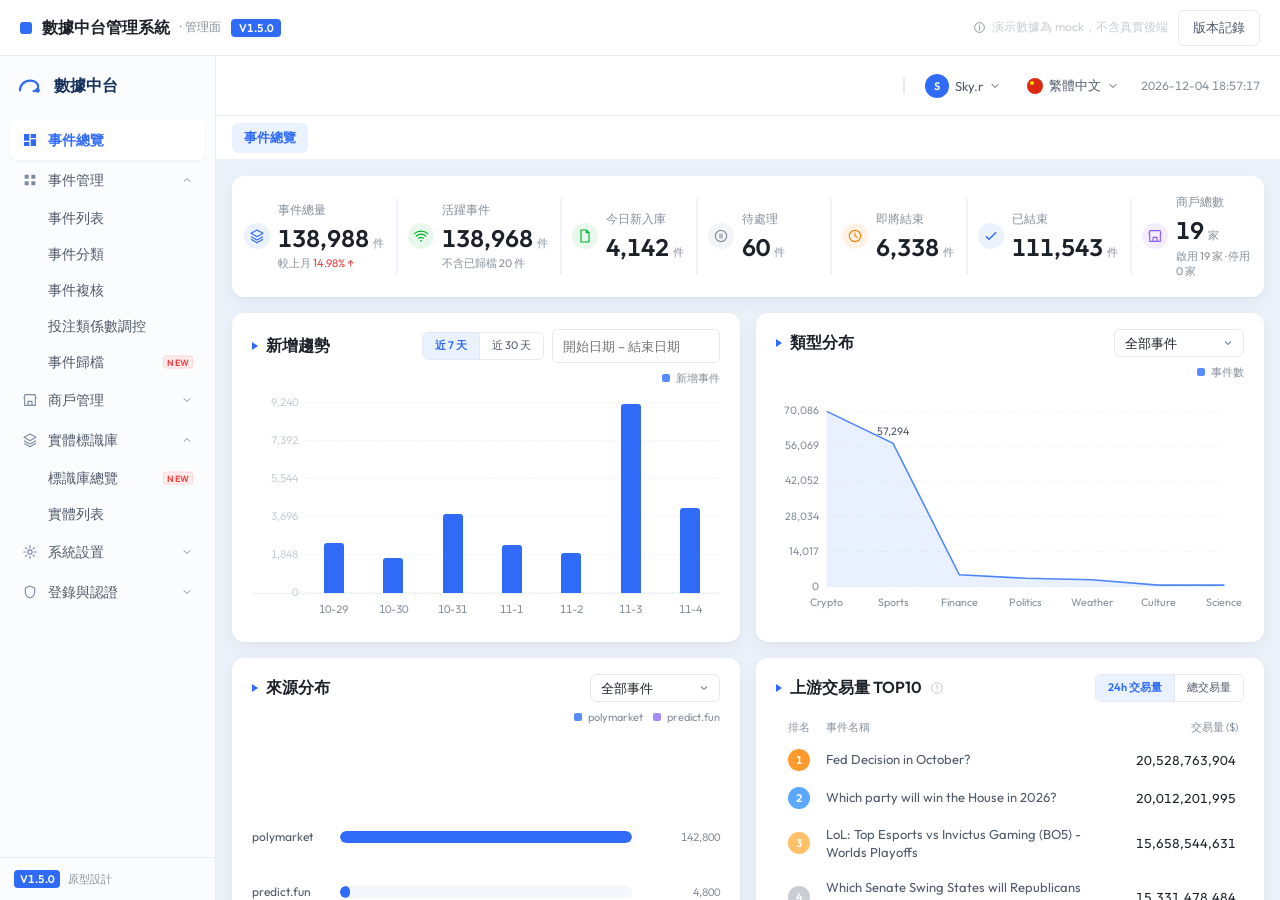
<file: dmp.html>
<!DOCTYPE html>
<!--
  數據中台管理系統 · 管理面
  原型版本：V1.5.0 ｜ 入口：index.html
  配色沿用原站 192.168.10.51:7080；字體按產品基線規範
-->
<html lang="zh-CN">
<head>
<meta charset="UTF-8">
<meta name="viewport" content="width=device-width, initial-scale=1.0, viewport-fit=cover">
<meta name="color-scheme" content="only light">
<title>管理面 · 數據中台管理系統 V1.5.0</title>
<link rel="icon" href="data:,">
<link rel="stylesheet" href="_fonts/outfit.css">
<link rel="stylesheet" href="assets/app.css?v=1.5.0">
<script>
/* 被 index.html 以 iframe 載入時收起自身工具條，避免與框架頁形成雙層頂欄 */
if(window.self!==window.top)document.documentElement.classList.add('is-embedded');
</script>
</head>
<body>
<div class="proto-shell">
  <header class="proto-bar">
    <div class="proto-brand">
      <span class="dot"></span>
      <span class="name">數據中台管理系統</span>
      <small>· 管理面</small>
      <span class="vnum" onclick="showVersion()" title="點擊查看版本記錄">V1.5.0</span>
    </div>
    <nav class="proto-nav" style="flex:1"></nav>
    <div class="proto-actions">
      <span class="proto-hint">
        <svg width="13" height="13" viewBox="0 0 24 24" fill="none"><circle cx="12" cy="12" r="9" stroke="#86909c" stroke-width="1.7"/><path d="M12 11v5.5M12 7.6v.2" stroke="#86909c" stroke-width="2" stroke-linecap="round"/></svg>
        演示數據為 mock，不含真實後端
      </span>
      <button class="proto-btn" onclick="showVersion()">版本記錄</button>
    </div>
  </header>
  <main class="proto-main" id="proto-main"></main>
</div>
<div id="modal-root"></div>
<div id="toast-root"></div>

<style>
/* 事件歸檔專屬：色值全部取自 :root 變量；字號只用產品基線七檔 */
.ar-tag{display:inline-flex;align-items:center;height:18px;padding:0 6px;border-radius:4px;
  border:1px solid var(--danger);background:var(--card);color:var(--danger);
  font-size:var(--fs-tag);font-weight:500;white-space:nowrap;vertical-align:middle;margin-left:8px;cursor:help}
.ar-stats{display:grid;grid-template-columns:repeat(4,1fr);gap:12px;margin-bottom:14px}
.ar-stat{background:var(--card);border:1px solid var(--border-light);border-radius:8px;padding:14px 16px}
.ar-stat .k{color:var(--text-help);font-size:var(--fs-help);margin-bottom:6px}
.ar-stat .v{font-size:var(--fs-stat);font-weight:600;font-variant-numeric:tabular-nums}
.ar-cd{min-width:150px}
.ar-cd-t{font-size:var(--fs-help);color:var(--text-sub);margin-bottom:6px}
.ar-cd-bar{height:6px;border-radius:3px;background:var(--border-light);overflow:hidden}
.ar-cd-fill{height:100%;background:var(--primary);border-radius:3px}
.ar-cd-fill.soon{background:var(--warning)}
.ar-cd-fill.over{background:var(--danger)}
.ar-form-row{display:flex;align-items:flex-start;justify-content:space-between;gap:20px;
  padding:14px 0;border-bottom:1px solid var(--border-light)}
.ar-form-row:last-child{border-bottom:0}
.ar-form-label{font-size:var(--fs-body);font-weight:600;margin-bottom:4px}
.ar-form-desc{font-size:var(--fs-help);color:var(--text-sub);line-height:1.7;max-width:520px}
.ar-form-ctrl{min-width:230px;text-align:right;font-size:var(--fs-table)}
.ar-check{display:flex;align-items:center;gap:6px;font-size:var(--fs-table);margin:6px 0;text-align:left}
.ar-flow{display:flex;align-items:center;gap:10px;flex-wrap:wrap}
.ar-flow-node{border:1px solid var(--border);border-radius:8px;padding:8px 14px;
  font-size:var(--fs-table);background:var(--card);text-align:center;min-width:96px}
.ar-flow-node small{display:block;font-size:var(--fs-tag);color:var(--text-help);font-weight:400}
.ar-flow-arw{color:var(--text-help);font-size:var(--fs-help);text-align:center}
.ar-conf{border:1px solid var(--danger);border-radius:8px;padding:14px 16px;margin-bottom:10px;background:var(--card)}
.ar-conf .t{font-size:var(--fs-body);font-weight:600;margin-bottom:6px;display:flex;gap:8px;align-items:center}
.ar-conf .idx{width:20px;height:20px;border-radius:50%;background:var(--danger);color:var(--card);
  display:inline-flex;align-items:center;justify-content:center;font-size:var(--fs-tag);flex:0 0 auto}
.ar-conf .d{font-size:var(--fs-help);color:var(--text-sub);line-height:1.8}
.ar-pager .pg{cursor:pointer}
.ar-empty{padding:28px;text-align:center;color:var(--text-help);font-size:var(--fs-help);line-height:1.9}
.ar-alert{border-left:4px solid var(--primary);background:var(--primary-light);padding:10px 14px;
  border-radius:0 6px 6px 0;font-size:var(--fs-help);color:var(--text-sub);line-height:1.8;margin-top:10px}
.ar-alert.warn{border-left-color:var(--warning);background:var(--card);border:1px solid var(--border)}
/* 事件列表 · 批量歸檔（來源：event-archive-prototype.html 頁面 1） */
.ev-bulkbar{display:none;align-items:center;gap:10px;padding:8px 12px;border-bottom:1px solid var(--border-light);background:var(--card);font-size:var(--fs-help);color:var(--text-sub)}
.ev-bulkbar.show{display:flex}
.ev-bulkbar b{color:var(--primary);font-weight:600}
.ev-mma-list{list-style:none;margin:12px 0 0;padding:8px 10px;max-height:216px;overflow-y:auto;border:1px solid var(--border-light);border-radius:8px}
.ev-mma-list li{margin:6px 0}
.ev-mma-item{display:flex;align-items:flex-start;gap:10px;cursor:pointer;padding:6px 10px;border:1px solid var(--border-light);border-radius:6px;font-size:var(--fs-help);background:var(--card)}
.ev-mma-item:hover{border-color:var(--primary)}
.ev-mma-item input{margin-top:4px;flex-shrink:0;accent-color:var(--primary);cursor:pointer}
.ev-mma-item .t{flex:1;min-width:0;word-break:break-all;line-height:1.7;color:var(--text-sub)}
.ev-mma-item .t b{font-weight:500;color:var(--text)}
.ev-mma-item.off{opacity:.5;background:transparent}
.ev-mma-item.off .t b{text-decoration:line-through}
.ev-mma-empty{display:none;margin-top:8px;padding:8px 10px;border-radius:6px;background:var(--border-light);color:var(--text-help);font-size:var(--fs-help)}
.ev-op-archive{color:var(--danger)}
.ev-row-check:disabled{cursor:not-allowed;opacity:.45}
/* 事件列表列多，窄屏時操作列固定在右側，保證「詳情」始終可達 */
.tbl-fixed-op thead th:last-child,.tbl-fixed-op tbody td.actions{
  position:sticky;right:0;z-index:2;background:#fff;
  box-shadow:-6px 0 8px -6px rgba(16,24,40,.14)}
.tbl-fixed-op thead th:last-child{background:var(--bg-soft)}
.tbl-fixed-op tbody tr:hover td.actions{background:var(--bg-soft)}
</style>
<script src="assets/core.js?v=1.5.0"></script>
<script src="assets/entity.js?v=1.5.0"></script>
<script>
/* ==================================================================
   數據中台管理系統 · 交互原型
   配色沿用原站；字體按基線規範
   ================================================================== */
/* ---------- 選單 ---------- */
const MENU=[
  {key:'dashboard',label:'事件總覽',icon:'dashboard',path:'/index'},
  {key:'event',label:'事件管理',icon:'tree',children:[
    {label:'事件列表',path:'/event/list'},
    {label:'事件分類',path:'/event/category'},
    {label:'事件複核',path:'/event/review'},
    {label:'投注類係數調控',path:'/event/betting-coefficient'},
    {label:'事件歸檔',path:'/event/archive',isNew:true}
  ]},
  {key:'merchant',label:'商戶管理',icon:'shop',children:[
    {label:'商戶列表',path:'/merchant/merchant/index'}
  ]},
  {key:'entity',label:'實體標識庫',icon:'layers',children:[
    {label:'標識庫總覽',path:'/entity/index',isNew:true},
    {label:'實體列表',path:'/entity/list'}
  ]},
  {key:'system',label:'系統設置',icon:'gear',children:[
    {label:'用戶管理',path:'/system/user'},
    {label:'角色管理',path:'/system/role'},
    {label:'操作日誌',path:'/system/operation'},
    {label:'API推送異常',path:'/system/api-alarm',isNew:true}
  ]},
  {key:'auth',label:'登錄與認證',icon:'shield',children:[
    {label:'登錄頁',path:'/login'}
  ]}
];
const ROUTE_TITLE={
  '/index':'事件總覽','/event/list':'事件列表','/event/category':'事件分類',
  '/event/review':'事件複核','/event/betting-coefficient':'投注類係數調控',
  '/event/archive':'事件歸檔','/event/detail':'事件詳情',
  '/merchant/merchant/index':'商戶列表','/system/user':'用戶管理','/system/role':'角色管理',
  '/system/operation':'操作日誌','/system/role/create':'新增角色',
  '/merchant/merchant/detail':'商戶權限設定','/event/review/detail':'事件審核詳情',
  '/login':'登錄頁',
  '/system/api-alarm':'API推送異常',
  '/merchant/api-detail':'OpenAPI調用詳情',
  '/entity/index':'標識庫總覽','/entity/list':'實體列表'
};

/* ---------- 資料 ---------- */
const DASH={
  /* 全量事件數：含已歸檔，恆定不隨歸檔遞減；活躍事件＝全量－已歸檔 */
  total:138988,
  archived:20,
  stats:[
    {label:'事件總量',dyn:'total',value:'138,988',unit:'件',icon:'layers',color:'var(--primary)',bg:'var(--primary-light)',foot:'較上月 <span class="up">14.98% ↑</span>'},
    {label:'活躍事件',dyn:'active',value:'138,968',unit:'件',icon:'wifi',color:'var(--success)',bg:'#e8f8ec'},
    {label:'今日新入庫',value:'4,142',unit:'件',icon:'file',color:'var(--success)',bg:'#e8f8ec'},
    {label:'待處理',value:'60',unit:'件',icon:'pause',color:'var(--text-help)',bg:'#f2f4f7'},
    {label:'即將結束',value:'6,338',unit:'件',icon:'clock',color:'var(--warning)',bg:'#fff3e8'},
    {label:'已結束',value:'111,543',unit:'件',icon:'check',color:'var(--primary)',bg:'var(--primary-light)'},
    {label:'商戶總數',value:'19',unit:'家',icon:'shop',color:'#8b5cf6',bg:'#f3edff',foot:'啟用 19 家 · 停用 0 家'}
  ],
  trend:{labels:['10-29','10-30','10-31','11-1','11-2','11-3','11-4'],values:[2400,1700,3800,2300,1950,9240,4100]},
  /* 30 天口徑：近 30 天分段切換使用 */
  trend30:{labels:['10-06','10-10','10-14','10-18','10-22','10-26','10-30','11-04'],values:[3100,2650,4200,3800,5100,4600,6200,4100]},
  cats:{labels:['Crypto','Sports','Finance','Politics','Weather','Culture','Science'],values:[70086,57294,4794,3390,2755,658,657]},
  /* 活躍口徑＝全部事件按分類扣除已歸檔 20 件（8/5/3/2/1/1/0），差額與指標卡的已歸檔件數一致 */
  catsActive:{labels:['Crypto','Sports','Finance','Politics','Weather','Culture','Science'],values:[70078,57289,4791,3388,2754,657,657]},
  sources:[{name:'polymarket',v:142800},{name:'predict.fun',v:4800}],
  /* 活躍口徑＝全部事件扣除已歸檔 20 件（15 / 5），差額同上 */
  sourcesActive:[{name:'polymarket',v:142785},{name:'predict.fun',v:4795}],
  top:[
    {n:'Fed Decision in October?',v:'20,528,763,904'},
    {n:'Which party will win the House in 2026?',v:'20,012,201,995'},
    {n:'LoL: Top Esports vs Invictus Gaming (BO5) - Worlds Playoffs',v:'15,658,544,631'},
    {n:'Which Senate Swing States will Republicans win? (Build Your Map)',v:'15,331,478,484'},
    {n:'Balance of Power: 2026 Midterms',v:'13,539,799,048'},
    {n:'Which party will win the Senate in 2026?',v:'12,960,980,232'},
    {n:'Trail Blazers vs. Lakers',v:'10,034,586,651'},
    {n:'LoL: Invictus Gaming vs LYON (BO3) - Worlds Group Stage',v:'8,965,115,146'}
  ],
  /* 同一批事件的全週期累計交易量，與 24h 口徑排行不同，切換後排序隨之變化 */
  topTotal:[
    {n:'Fed Decision in October?',v:'482,916,307,551'},
    {n:'Which party will win the House in 2026?',v:'391,204,668,120'},
    {n:'Balance of Power: 2026 Midterms',v:'288,745,102,933'},
    {n:'Which party will win the Senate in 2026?',v:'264,880,417,006'},
    {n:'Which Senate Swing States will Republicans win? (Build Your Map)',v:'203,559,844,712'},
    {n:'LoL: Top Esports vs Invictus Gaming (BO5) - Worlds Playoffs',v:'97,412,830,265'},
    {n:'Trail Blazers vs. Lakers',v:'74,608,295,118'},
    {n:'LoL: Invictus Gaming vs LYON (BO3) - Worlds Group Stage',v:'58,236,910,447'}
  ]
};
/* 分類頁籤：與「事件分類」頁共用同一份分類樹，不另立數據源 */
function catTabs(){ return CAT_TREE.map(function(g){ return g.name; }); }
const EVENTS=[
  ['8016024137','Gold Up or Down – November 4, 10AM ET','General Finance','','live','on','polymarket',['15M','+5'],'Finance','Commodities','2026-11-07 05:00:00','2026-11-07 04:30:00','2026-11-09 16:20:00','2026-11-09 15:05:00'],
  ['8016024136','Silver Up or Down – November 4, 10AM ET','General Finance','','live','on','polymarket',['15M','+5'],'Finance','Commodities','2026-11-07 04:49:00','2026-11-07 04:19:00','2026-11-09 17:20:00','2026-11-09 15:05:00'],
  ['8015839204','KOSPI Composite Index (Korea) Up or Down','General Finance','+1','created','on','predict.fun',['Daily Up/Down','+2'],'Finance','Equities','2026-11-09 16:20:00','2026-11-08 14:56:00','2026-11-10 16:20:00','2026-11-08 15:01:00'],
  ['8015839203','UNITREE (宇樹科技) Up or Down','General Finance','+1','created','on','predict.fun',['Daily Up/Down','+2'],'Business','Big Tech Companies','2026-11-09 17:20:00','2026-11-08 14:49:00','2026-11-10 17:20:00','2026-11-08 14:54:00'],
  ['8015839202','Gold Up or Down – November 4, 8AM ET','General Finance','+1','live','on','predict.fun',['XAU','+4'],'Finance','Commodities','2026-11-07 04:16:00','2026-11-07 03:46:00','2026-11-09 20:20:00','2026-11-09 15:05:00'],
  ['8015839201','HANG SENG INDEX (恆生指數) Up or Down','General Finance','+1','created','on','predict.fun',['Daily Up/Down','+3'],'Finance','Equities','2026-11-09 19:20:00','2026-11-08 14:35:00','2026-11-10 19:20:00','2026-11-08 14:40:00'],
  ['8015726418','SK Hynix Inc. Up or Down – Nov 4','General Finance','+1','created','on','predict.fun',['Daily Up/Down','+2'],'Business','Earnings','2026-11-09 20:20:00','2026-11-08 14:28:00','2026-11-10 20:20:00','2026-11-08 14:33:00'],
  ['8015726417','Gold Up or Down – November 4, 6AM ET','General Finance','+1','ended','on','predict.fun',['XAU','+4'],'Finance','Commodities','2026-11-04 15:20:00','2026-11-04 14:20:00','2026-11-04 21:20:00','2026-11-04 21:32:00'],
  ['8015726416','Zhipu AI Up or Down – Nov 4','General Finance','+1','ended','on','predict.fun',['ZHIPU','+4'],'Science','AI','2026-11-03 14:20:00','2026-11-03 13:20:00','2026-11-03 20:20:00','2026-11-03 20:32:00'],
  ['8015726415','Gold Up or Down – November 3, 10PM ET','General Finance','+1','ended','on','predict.fun',['XAU','+4'],'Finance','Commodities','2026-11-02 13:20:00','2026-11-02 12:20:00','2026-11-02 19:20:00','2026-11-02 19:32:00'],
  ['8015726414','Gold Up or Down – November 3, 8PM ET','General Finance','+1','ended','on','predict.fun',['XAU','+4'],'Finance','Commodities','2026-11-06 12:20:00','2026-11-06 11:20:00','2026-11-06 18:20:00','2026-11-06 18:32:00'],
  ['8015726413','SK Hynix Inc. Up or Down – Nov 3','General Finance','+1','ended','on','predict.fun',['SKHYNIX','+4'],'Business','Earnings','2026-11-05 11:20:00','2026-11-05 10:20:00','2026-11-05 17:20:00','2026-11-05 17:32:00'],
  ['8015726412','SK Hynix Inc. Up or Down – Nov 3 (Late)','General Finance','+1','ended','on','predict.fun',['SKHYNIX','+4'],'Business','Earnings','2026-11-04 10:20:00','2026-11-04 09:20:00','2026-11-04 16:20:00','2026-11-04 16:32:00'],
  ['8015726411','Gold Up or Down – November 3, 6PM ET','General Finance','+1','ended','on','predict.fun',['XAU','+4'],'Finance','Commodities','2026-11-03 16:20:00','2026-11-03 15:20:00','2026-11-03 22:20:00','2026-11-03 22:32:00'],
  ['8015726410','Gold Up or Down – November 3, 4PM ET','General Finance','+1','ended','on','predict.fun',['XAU','+4'],'Finance','Commodities','2026-11-02 15:20:00','2026-11-02 14:20:00','2026-11-02 21:20:00','2026-11-02 21:32:00'],
  ['8015621048','Unitree Robotics Up or Down – Nov 3','General Finance','+1','ended','on','predict.fun',['UNITREE','+4'],'Business','Big Tech Companies','2026-11-06 14:20:00','2026-11-06 13:20:00','2026-11-06 20:20:00','2026-11-06 20:32:00'],
  ['8015621047','Unitree Robotics Up or Down – Nov 2','General Finance','+1','ended','on','predict.fun',['UNITREE','+4'],'Business','Big Tech Companies','2026-11-05 13:20:00','2026-11-05 12:20:00','2026-11-05 19:20:00','2026-11-05 19:32:00'],
  ['8015621046','Gold Up or Down – November 2, 10PM ET','General Finance','+1','ended','on','predict.fun',['XAU','+4'],'Finance','Commodities','2026-11-04 12:20:00','2026-11-04 11:20:00','2026-11-04 18:20:00','2026-11-04 18:32:00'],
  ['8015621045','Zhipu AI Up or Down – Nov 2','General Finance','+1','ended','on','predict.fun',['ZHIPU','+4'],'Science','AI','2026-11-03 11:20:00','2026-11-03 10:20:00','2026-11-03 17:20:00','2026-11-03 17:32:00'],
  ['8015621044','SK Hynix Inc. Up or Down – Nov 2','General Finance','+1','ended','on','predict.fun',['SKHYNIX','+4'],'Business','Earnings','2026-11-02 10:20:00','2026-11-02 09:20:00','2026-11-02 16:20:00','2026-11-02 16:32:00'],
  /* Weather */
  ['8015512203','Hurricane Melissa landfall by Nov 6?','Weather','','live','on','polymarket',['hurricane','+3'],'Weather','Hurricanes','2026-11-07 01:09:00','2026-11-07 00:39:00','2026-11-09 17:20:00','2026-11-09 15:05:00'],
  ['8015512202','Atlantic named storms above 18 in 2026?','Weather','','live','on','polymarket',['climate','+2'],'Weather','Climate Change','2026-11-07 00:58:00','2026-11-07 00:28:00','2026-11-09 18:20:00','2026-11-09 15:05:00'],
  ['8015512201','Tokyo snowfall on Dec 25?','Weather','','created','on','polymarket',['Weather','+2'],'Weather','General Weather','2026-11-09 19:20:00','2026-11-08 12:29:00','2026-11-10 19:20:00','2026-11-08 12:34:00'],
  ['8015512200','Magnitude 7+ earthquake before year end?','Weather','','ended','on','polymarket',['earthquake','+4'],'Weather','Earthquakes','2026-11-02 12:20:00','2026-11-02 11:20:00','2026-11-02 18:20:00','2026-11-02 18:32:00'],
  /* Culture */
  ['8015413305','Oscars 2027 Best Picture – Nominee','Culture','','live','on','polymarket',['Awards','+6'],'Culture','Awards','2026-11-07 00:14:00','2026-11-06 23:44:00','2026-11-09 17:20:00','2026-11-09 15:05:00'],
  ['8015413304','Grammy Album of the Year 2027?','Culture','','live','on','predict.fun',['Music','+5'],'Culture','Music','2026-11-07 00:03:00','2026-11-06 23:33:00','2026-11-09 18:20:00','2026-11-09 15:05:00'],
  ['8015413303','Top-grossing film of 2026?','Culture','','created','on','polymarket',['Movies','+7'],'Culture','Movies','2026-11-09 18:20:00','2026-11-08 11:54:00','2026-11-10 18:20:00','2026-11-08 11:59:00'],
  ['8015413302','Taylor Swift announces new tour?','Culture','','ended','on','predict.fun',['Celebrity','+8'],'Culture','Celebrity','2026-11-02 14:20:00','2026-11-02 13:20:00','2026-11-02 20:20:00','2026-11-02 20:32:00'],
  /* Crypto */
  ['8015314407','BTC above $120K on Nov 30?','Crypto','','live','on','polymarket',['BTC','+9'],'Crypto','BTC','2026-11-06 23:19:00','2026-11-06 22:49:00','2026-11-09 17:20:00','2026-11-09 15:05:00'],
  ['8015314406','ETH above $6K by year end?','Crypto','','live','on','predict.fun',['ETH','+6'],'Crypto','ETH','2026-11-06 23:08:00','2026-11-06 22:38:00','2026-11-09 18:20:00','2026-11-09 15:05:00'],
  ['8015314405','Solana hits $500 in 2026?','Crypto','','created','on','polymarket',['Altcoins','+7'],'Crypto','Altcoins','2026-11-09 17:20:00','2026-11-08 11:19:00','2026-11-10 17:20:00','2026-11-08 11:24:00'],
  ['8015314404','DeFi TVL above $300B?','Crypto','','ended','on','predict.fun',['DeFi','+5'],'Crypto','DeFi','2026-11-02 16:20:00','2026-11-02 15:20:00','2026-11-02 22:20:00','2026-11-02 22:32:00'],
  /* Sports */
  ['8015215508','Premier League: Man City vs Liverpool','Sports','','live','on','polymarket',['Rugby','+9'],'Sports','Football','2026-11-06 22:24:00','2026-11-06 21:54:00','2026-11-09 17:20:00','2026-11-09 15:05:00'],
  ['8015215507','NBA: Lakers vs Celtics – Winner','Sports','','live','on','predict.fun',['Ncaa','+7'],'Sports','Basketball','2026-11-06 22:13:00','2026-11-06 21:43:00','2026-11-09 18:20:00','2026-11-09 15:05:00'],
  ['8015215506','LoL Worlds 2026 – Champion','Sports','','created','on','polymarket',['Esports','+8'],'Sports','Esports','2026-11-09 16:20:00','2026-11-08 10:44:00','2026-11-10 16:20:00','2026-11-08 10:49:00'],
  ['8015215505','UFC 320 main event winner?','Sports','','ended','on','predict.fun',['UFC','+6'],'Sports','Combat','2026-11-02 11:20:00','2026-11-02 10:20:00','2026-11-02 17:20:00','2026-11-02 17:32:00'],
  /* Politics */
  ['8015116609','Which party wins the House in 2026?','Politics','','live','on','polymarket',['Trump','+9'],'Politics','Elections','2026-11-06 21:29:00','2026-11-06 20:59:00','2026-11-09 17:20:00','2026-11-09 15:05:00'],
  ['8015116608','Government shutdown before Dec 31?','Politics','','live','on','predict.fun',['USA','+7'],'Politics','Policy','2026-11-06 21:18:00','2026-11-06 20:48:00','2026-11-09 18:20:00','2026-11-09 15:05:00'],
  ['8015116607','US–China tariff deal in 2026?','Politics','','created','on','polymarket',['China','+8'],'Politics','Geopolitics','2026-11-09 21:20:00','2026-11-08 10:09:00','2026-11-10 21:20:00','2026-11-08 10:14:00'],
  ['8015116606','UK general election turnout above 70%?','Politics','','ended','on','predict.fun',['UK','+6'],'Politics','Elections','2026-11-02 13:20:00','2026-11-02 12:20:00','2026-11-02 19:20:00','2026-11-02 19:32:00']
];
const CATEGORIES=[
  ['CF測試83447',2,'1212','阿富汗、亞美尼亞、亞塞拜然…',[],true,true],
  ['CF測試83350',0,'–','–',[],true,false],
  ['zhenzhengr3',1,'–','–',[],false,true],
  ['youtest002',0,'–','–',[],true,false],
  ['MJHTEST',0,'MJHTEST_EDITED','–',[],true,false],
  ['tech',3,'科技','–',[],true,true],
  ['Business',5,'商業、企業、併購、商業事件','–',['Meta','Apple','+9'],true,true],
  ['Weather',4,'氣候、天氣、自然災害','–',['earthquake','+3'],true,true],
  ['Culture',13,'文化、娛樂、獎項、流行文…','–',['education','+16'],true,true],
  ['Science',14,'科技、AI、航天、生物、醫學','–',['astronomy','+24'],true,true],
  ['Finance',12,'經濟、宏觀經濟、股市、財…','–',['Pyth Finance','+18'],true,true],
  ['Crypto',14,'加密貨幣、區塊鏈、NFT、D…','–',['coinbase','+12'],true,true],
  ['Sports',15,'體育/賽事，各類體育賽事、…','–',['Rugby','Cricket','+27'],true,true],
  ['Politics',11,'政治、政治選舉、地緣政治…','–',['Trump','China','+26'],true,true]
];
/* 已複核列表：[事件ID, 名稱, 標籤, 複核類型, 審核狀態, 審核備註, 操作人, 審核時間, 截止時間, 數據來源, 事件狀態] */
const REVIEWED=[
  ['20','Will Stephen Curry or Matt Ryan hit their CryptoPunks #55…','All','無法分類','通過','12','mjhbud002','2025-11-04 09:05:02','2025-06-13 00:00:00','polymarket','ended'],
  ['108422','KOSPI Index Up or Down – Nov 4','All','已分類','棄用','–','zhaozhengxi','2026-10-21 06:00:00','2026-11-04 10:00:00','polymarket','live'],
  ['43','Will Bitcoin (BTC) hit $20,000 or less by July 30?','All','已分類','通過','–','qwer1234','2026-10-21 05:16:44','2026-11-03 00:00:00','polymarket','ended'],
  ['51','Will the price of WTI Crude Oil (WTI) be above 15 cents on…','All','已分類','通過','測試','master','2026-10-19 07:37:55','2026-12-31 00:00:00','polymarket','ended'],
  ['55','Will the floor price of Chill Robbers be above 1.25 ETH on D…','All','已分類','通過','–','master','2026-10-19 07:36:47','2026-12-02 00:00:00','polymarket','ended'],
  ['56','Will avian influenza in the European Union be 0.0% or more…','All','已分類','通過','–','master','2026-10-19 07:36:46','2025-05-18 00:00:00','polymarket','ended'],
  ['57','NBA: Will the Suns beat the Clippers by more than 6.5 points…','All','已分類','通過','–','master','2026-10-19 07:36:45','2025-11-10 00:00:00','polymarket','ended'],
  ['58','Will Lewis Hamilton finish ahead of Max Verstappen in the Sau…','All','已分類','通過','–','master','2026-10-19 07:36:44','2026-12-05 00:00:00','polymarket','ended'],
  ['59','Will $ETH hit $1,000 or $2,000 first?','All','已分類','通過','–','master','2026-10-19 07:36:43','2025-03-01 00:00:00','polymarket','ended'],
  ['60','Will Edward Hopper\u2019s “Two Puritans” (Lot 38) sell for more t…','All','已分類','通過','–','master','2026-10-19 07:36:42','2026-11-11 00:00:00','polymarket','ended'],
  ['61','NBA: Will the Hornets beat the Cavaliers by more than 4.5 point…','All','已分類','通過','sss','sss','2026-10-19 07:36:41','2025-11-01 00:00:00','polymarket','ended'],
  ['62','Will the Moscow Stock Exchange (MOEX) open for trading by M…','All','已分類','棄用','–','qwer1234','2026-10-19 03:13:10','2025-05-07 00:00:00','polymarket','ended'],
  ['63','Will the sum of golds in Jamaica vs. USA soccer match be an ev…','All','已分類','通過','理論','mjhbud001','2026-10-14 09:06:57','2026-11-16 00:00:00','polymarket','ended'],
  ['64','Will 120 million people have received a dose of an approved CO…','All','已分類','通過','看看','mjhbud001','2026-10-14 09:06:57','2025-07-15 00:00:00','polymarket','ended'],
  ['8652','Bayern Tapachki back in France by…?','Dayton Tapachki','無法分類','通過','555555','mjhtest0005','2026-10-13 03:43:59','2029-01-01 04:59:00','polymarket','live'],
  ['11358','Leopold Aschenbrenner charged by…?','–','無法分類','通過','–','mjhbud004','2025-10-13 05:21:19','2029-01-01 04:59:00','polymarket','live'],
  ['108051','Dagenham and Redbridge FC vs. Hemel Hempstead – Exact Score','All','已分類','通過','–','mjhbud002','2026-10-12 16:20:31','2026-10-11 14:00:00','polymarket','ended'],
  ['108042','AFC Totten vs. Walton and Hersham FC – Exact Score','All','已分類','通過','–','zhaozhengxi','2026-10-12 15:08:44','2026-10-11 14:00:00','polymarket','ended'],
  ['108024','Radcliffe FC vs. Scarborough Athletic – Exact Score','All','已分類','通過','–','master','2026-10-12 11:42:09','2026-10-11 14:00:00','polymarket','ended'],
  ['7958','SCOTUS invalidates AR–15 bans?','Judicial','已分類','通過','–','mjhbud002','2026-10-10 09:31:22','2026-10-10 14:00:00','polymarket','live']
];
const REVIEWS=[
  ['108068','Maidenhead United FC vs. Tonbridge Angels – …','ended','無法分類','–','2026-11-09 12:40:00','2026-11-11 12:40:00','polymarket'],
  ['108051','Dagenham and Redbridge FC vs. Hemel Hempst…','ended','無法分類','–','2026-11-09 09:40:00','2026-11-11 10:40:00','predict.fun'],
  ['108042','AFC Totten vs. Walton and Hersham FC – Exact…','ended','無法分類','–','2026-11-09 06:40:00','2026-11-11 08:40:00','polymarket'],
  ['108024','Radcliffe FC vs. Scarborough Athletic – Exact S…','ended','無法分類','–','2026-11-09 03:40:00','2026-11-11 06:40:00','predict.fun'],
  ['8659','Who Will Max Holloway Fight Next?','live','無法分類','–','2026-11-09 00:40:00','2026-11-11 00:40:00','polymarket'],
  ['7958','SCOTUS invalidates AR–15 bans?','live','無法分類','Judicial','2026-11-08 21:40:00','2026-11-10 22:40:00','predict.fun'],
  ['7574','UFC: Who Will Manel Kape Fight Next?','ended','無法分類','–','2026-11-08 18:40:00','2026-11-10 20:40:00','polymarket'],
  ['7536','Social Security Insolvent by…?','live','無法分類','–','2026-11-08 15:40:00','2026-11-10 18:40:00','predict.fun'],
  ['54','Will there be more than 120 million confirmed C…','ended','無法分類','All','2026-11-08 12:40:00','2026-11-10 12:40:00','polymarket'],
  ['53','Will Croatia or England win their Euro 2020 mat…','ended','無法分類','All','2026-11-08 09:40:00','2026-11-10 10:40:00','predict.fun'],
  ['52','Will $ETH be above $1,200 on July 15?','ended','無法分類','All','2026-11-08 06:40:00','2026-11-10 08:40:00','polymarket'],
  ['50','Will natural gas close above $8 on May 20, 2022?','ended','無法分類','All','2026-11-08 03:40:00','2026-11-10 06:40:00','predict.fun'],
  ['49','NBA: Will the 76ers beat the Hornets by more t…','ended','無法分類','All','2026-11-08 00:40:00','2026-11-10 00:40:00','polymarket'],
  ['48','NBA: Will the Heat beat the Magic by more than…','ended','無法分類','All','2026-11-07 21:40:00','2026-11-09 22:40:00','predict.fun'],
  ['47','Will Hikaru Nakamura or Fabiano Caruana win i…','ended','無法分類','All','2026-11-07 18:40:00','2026-11-09 20:40:00','polymarket'],
  ['46','Will the 7-day COVID-19 case average on Janu…','ended','無法分類','All','2026-11-07 15:40:00','2026-11-09 18:40:00','predict.fun'],
  ['45','Will Hikaru Nakamura win the 2021 St. Louis Ra…','ended','無法分類','All','2026-11-07 12:40:00','2026-11-09 12:40:00','polymarket'],
  ['44','Will F9 gross more than $62M domestically on …','ended','無法分類','All','2026-11-07 09:40:00','2026-11-09 10:40:00','predict.fun'],
  ['42','Will Hungary or France win their Euro 2020 mat…','ended','無法分類','All','2026-11-07 06:40:00','2026-11-09 08:40:00','polymarket'],
  ['41','Will the Raiders beat the Dolphins by more than…','ended','無法分類','All','2026-11-07 03:40:00','2026-11-09 06:40:00','predict.fun']
];
const MERCHANTS=[
  ['55','www','+11352895263','5225@163.com',0,0,'06f94••••••70e2','6a7c2••••••6cd68','+1',1,'2026-11-06 15:40:00'],
  ['煩煩煩方法','fff','+11332456785','342556@qq.com',0,1,'8663f••••••2f917','6b7de••••••ee9aa','19',1,'2026-11-04 14:40:00'],
  ['hhu','eee','+1123546','2584621@qq.com',0,3,'307fc••••••59951','cddb2••••••0fb12','+2',1,'2026-11-02 13:40:00'],
  ['呃啊色','–','–','21212121@998.com',0,0,'bd139••••••9608b','fbf99••••••3cec2','–',0,'2026-10-31 12:40:00'],
  ['david–test','david','–','david@outlook.com',1,0,'52cdf••••••8062f','34f44••••••22938','–',1,'2026-10-29 11:40:00'],
  ['kan02','dsds','+1112121212','kan102@qq.com',1,48,'15c56••••••cff79','9e13b••••••0137f','+1',1,'2026-10-27 15:40:00'],
  ['kan01','dsds','+1112121212','youyouu@qq.com',0,1,'d29b5••••••23a24','60920••••••03a08','+1',1,'2026-10-25 14:40:00'],
  ['bubu','–','–','bubu1@qq.com',0,8,'2b5f8••••••6a481','b5f63••••••e3be9','+2',0,'2026-10-23 13:40:00'],
  ['bubu002','–','+6015222','bubu002@qq.com',0,0,'10cc8••••••9d3bf','fdae••••••18860','–',1,'2026-10-21 12:40:00'],
  ['bubu','–','+8618888888','bubu@qq.com',0,0,'7bf49••••••57006','337b5••••••0402b','–',1,'2026-10-19 11:40:00'],
  ['kan01','dsds','+1112121212','kan02@qq.com',0,40,'72135••••••4dee6','4a67e••••••0042e','+1',1,'2026-10-17 15:40:00'],
  ['kan','–','+112312121','kan01@qq.com',0,0,'ba7c6••••••4422d','05c05••••••467e9','–',0,'2026-10-15 14:40:00'],
  ['mi002','1111111','–','dasdas@qq.com',0,0,'2ec88••••••8d46d','32151••••••e86fc','–',1,'2026-10-13 13:40:00'],
  ['mini002','–','–','da@qq.com',0,0,'b5b1e••••••2ca9b','e3487••••••4861c','–',1,'2026-10-11 12:40:00'],
  ['mini','–','–','mini@qq.com',0,0,'03dc2••••••ada1d','435b5••••••1908f','–',1,'2026-10-09 11:40:00'],
  ['jiqian','–','–','jiqian@qq.com',0,0,'57f46••••••59659','46536••••••675a2','–',0,'2026-10-07 15:40:00'],
  ['test','–','–','merchant-80007@mi…',2,3,'a26ae••••••8a610','2a8cb••••••d776c','–',1,'2026-10-05 14:40:00'],
  ['小王商行','小王','+112121212','merchant-80005@mi…',0,1,'f5b76••••••d5d87','8df3f••••••b2b7a','–',1,'2026-10-03 13:40:00'],
  ['測試商戶','王','+1123456789','merchant-80001@mi…',0,2,'620fa••••••1de7d','41d93••••••7da0c','–',1,'2026-10-01 12:40:00']
];
const USERS=[
  ['100030','mjhbud000002','mjhbu…','超級管理員',true,false,'–','2026-11-02 16:59:02','2026-11-02 16:59:55'],
  ['100027','mjhbud003','mjhbu…','mjh001',true,true,'–','2026-10-19 14:38:27','2026-10-20 14:53:26'],
  ['100026','mjhbud002','mjhbu…','super admin',true,false,'–','2026-10-19 14:38:13','2026-11-02 14:16:02'],
  ['100025','zxcv1234','zxcv1…','超級管理員',true,false,'–','2026-10-19 10:40:54','2026-10-19 10:51:32'],
  ['100024','csy12345','timi1','測試',true,true,'–','2026-09-28 11:38:59','2026-11-02 14:16:14'],
  ['100023','dahai123456','dahai','超級管理員',true,false,'–','2026-09-07 17:29:59','2026-09-07 17:29:59'],
  ['100022','mjhtest0006','mjhte…','測試',true,false,'–','2026-08-26 10:09:36','2026-11-02 16:58:18'],
  ['100021','zhanghao','zhang…','平臺角色',true,false,'–','2026-08-24 15:20:41','2026-09-03 15:49:17'],
  ['100020','lupeng','luxixi…','測試',true,false,'–','2026-08-24 15:11:44','2026-09-03 15:50:11'],
  ['100019','asdf1234','asdf1…','測試',true,false,'–','2026-08-19 19:13:52','2026-08-19 19:14:28'],
  ['100016','zhaozhengxi','前端…','平臺角色',true,true,'–','2026-08-19 10:36:18','2026-10-21 10:14:08'],
  ['100015','Ulzy10086','Ulzy1…','測試',true,false,'–','2026-08-19 10:30:57','2026-08-21 17:55:39'],
  ['100014','sdy00001','sdy','sdy',true,true,'–','2026-08-19 09:44:32','2026-10-20 11:58:00'],
  ['100013','qwer1234','qwer1…','測試',true,false,'–','2026-08-18 18:58:24','2026-10-20 11:57:40'],
  ['100012','skytest','Sky.r','測試',true,false,'–','2026-08-18 11:50:22','2026-09-22 15:12:31'],
  ['100011','mjhtest0005','mjhtes…','super admin',true,false,'–','2026-08-17 18:08:04','2026-08-31 16:08:25'],
  ['100010','mjhbud001','mjhbu…','super admin',true,false,'–','2026-08-17 10:09:36','2026-10-10 09:50:12'],
  ['100009','1008611','ulzy','超級管理員',true,false,'–','2026-08-17 10:05:43','2026-08-17 10:21:45'],
  ['100008','mjhtest0004','mjhtes…','超級管理員',true,false,'–','2026-08-14 18:16:57','2026-10-13 11:28:04']
];
const ROLES=[
  ['xs1','–','2026-08-31 02:0…'],['cs','–','2026-08-31 02:0…'],
  ['額我反而让发','額我分外其他个人特为前提','2026-08-24 01:4…'],
  ['dsad11','dasd','2026-08-23 09:4…'],['Test','測試功能使用','2026-08-23 09:4…'],
  ['的撒大阿达是','–','2026-08-19 08:2…'],['yu','蚕食正正蚕实订单','2026-08-19 08:0…'],
  ['平臺角色','這是平臺角色111','2026-08-19 08:0…'],['super admin','–','2026-08-19 07:4…'],
  ['sdy','sdy','2026-08-19 01:4…'],['mjh003','–','2026-08-14 10:0…'],
  ['mjh002','–','2026-08-14 09:5…'],['mjh001','只有事件總覽','2026-08-14 09:4…'],
  ['普通成員mjh','test','2026-08-14 09:4…'],['test','111','2026-08-14 06:5…'],
  ['測試','測試用的','2026-08-14 02:4…'],['超級管理員','系統預置超級管理員角色','2026-06-29 08:2…']
];
const LOGS=[
  ['mjhbud002','設定IP白名單啟用狀態','商戶','設定IP白名單啟用狀態商戶 (8…','2026-11-09 15:38:00'],
  ['mjhbud002','新增白名單IP','商戶','新增白名單IP商戶 (80058)','2026-11-09 15:31:00'],
  ['mjhbud002','設定IP白名單啟用狀態','商戶','設定IP白名單啟用狀態商戶 (8…','2026-11-09 15:24:00'],
  ['mjhbud002','新增白名單IP','商戶','新增白名單IP商戶 (80058)','2026-11-09 15:17:00'],
  ['mjhbud002','設定IP白名單啟用狀態','商戶','設定IP白名單啟用狀態商戶 (8…','2026-11-09 15:10:00'],
  ['mjhbud002','新增白名單IP','商戶','新增白名單IP商戶 (80058)','2026-11-09 15:03:00'],
  ['mjhbud002','設定IP白名單啟用狀態','商戶','設定IP白名單啟用狀態商戶 (8…','2026-11-09 14:56:00'],
  ['mjhbud002','新增白名單IP','商戶','新增白名單IP商戶 (80058)','2026-11-09 14:49:00'],
  ['mjhbud002','設定IP白名單啟用狀態','商戶','設定IP白名單啟用狀態商戶 (8…','2026-11-09 14:42:00'],
  ['mjhbud002','新增白名單IP','商戶','新增白名單IP商戶 (80058)','2026-11-09 14:35:00'],
  ['mjhbud002','設定IP白名單啟用狀態','商戶','設定IP白名單啟用狀態商戶 (8…','2026-11-09 14:28:00'],
  ['mjhbud002','新增白名單IP','商戶','新增白名單IP商戶 (80058)','2026-11-09 14:21:00'],
  ['mjhbud002','新增白名單IP','商戶','新增白名單IP商戶 (80058)','2026-11-09 14:14:00'],
  ['mjhbud002','設定IP白名單啟用狀態','商戶','設定IP白名單啟用狀態商戶 (8…','2026-11-09 14:07:00'],
  ['mjhbud002','新增白名單IP','商戶','新增白名單IP商戶 (80058)','2026-11-09 14:00:00'],
  ['mjhbud002','新增白名單IP','商戶','新增白名單IP商戶 (80058)','2026-11-09 13:53:00'],
  ['mjhbud002','設定IP白名單啟用狀態','商戶','設定IP白名單啟用狀態商戶 (8…','2026-11-09 13:46:00'],
  ['mjhbud002','新增白名單IP','商戶','新增白名單IP商戶 (80058)','2026-11-09 13:39:00'],
  ['mjhbud002','設定IP白名單啟用狀態','商戶','設定IP白名單啟用狀態商戶 (8…','2026-11-09 13:32:00'],
  ['mjhbud002','新增白名單IP','商戶','新增白名單IP商戶 (80058)','2026-11-09 13:25:00']
];
const PERM_TREE=[
  {name:'事件總覽',perms:[]},
  {name:'事件管理',perms:[],children:[
    {name:'事件列表',perms:['查看事件','編輯事件','過濾事件國家','更新事件狀態']},
    {name:'事件分類',perms:['查詢事件分類','新增事件分類','編輯事件分類','刪除事件分類','過濾分類國家','關聯分類標籤']},
    {name:'事件複核',perms:['批量審核','事件詳情','審核']},
    {name:'投注類係數調控',perms:['編輯商戶信息','更改商戶調控狀態','更改事件調控狀態','事件編輯','事件詳情','更改投注係數']}
  ]},
  {name:'商戶管理',perms:[],children:[
    {name:'商戶列表',perms:['權限設定-類型','權限設定-分類','權限設定-事件','權限設定-渠道','IP白名單','更新密鑰','新增商戶','編輯商戶','刪除商戶']}
  ]},
  {name:'系統設置',perms:[],children:[
    {name:'用戶管理',perms:['新增用戶','編輯用戶','刪除用戶','重設用戶密碼','啟用用戶 MFA','禁用用戶 MFA','重置用戶 MFA']},
    {name:'角色管理',perms:['新增角色','編輯角色','刪除角色']},
    {name:'操作日誌',perms:[]}
  ]}
];

/* ---------- 狀態 ---------- */
const state={
  view:'admin', loggedIn:true, route:'/index',
  tabs:[{path:'/index',title:'事件總覽'}],
  navOpen:{event:true,merchant:false,entity:true,system:false,auth:false},
  drawer:false, coefTab:'global', reviewTab:'basic', merchantTab:'type', specSection:'version',
  topRange:'24h', mfaBound:false, eventCat:null, trendRange:'7',
  /* 圖表統計範圍：all＝全部事件（含已歸檔）；active＝僅活躍事件（已剔除已歸檔） */
  catScope:'all', srcScope:'all',
  apiDetailId:80001, apiDetailName:'', moreName:'',
  /* 事件詳情頁：detailId 為當前查看的事件；detailFrom 記錄來源路由，供「返回」使用 */
  detailId:null, detailFrom:'/event/list', detailFromTab:null, detailTab:'basic',
  /* 開關狀態：key 形如 'ev:8016024137:push'，避免重繪後狀態丟失 */
  sw:{}
};

function renderShell(){
  document.getElementById('proto-main').innerHTML=renderAdmin();
  tickClock();
  drawAreaChart();
  observeAreaChart();
}

/* 容器寬度變化時重繪（含柵格斷點切換，window resize 不一定觸發） */
let areaRO=null;
function observeAreaChart(){
  const host=document.getElementById('area-chart');
  if(!host||typeof ResizeObserver==='undefined')return;
  if(areaRO)areaRO.disconnect();
  let lastW=0;
  areaRO=new ResizeObserver(function(){
    const w=host.clientWidth;
    if(w&&Math.abs(w-lastW)>1){lastW=w;drawAreaChart();}
  });
  areaRO.observe(host);
}

/* ==================================================================
   登入頁（作為菜單內頁面，在內容區渲染）
   ================================================================== */
function pageLogin(){
  return '<div class="card" style="padding:0;overflow:hidden">'+
    '<div class="login" style="min-height:560px">'+
      '<div class="login-art">'+
        '<div class="login-brand">'+
          '<svg width="30" height="22" viewBox="0 0 40 28" fill="none"><path d="M3 20C3 11 10 5 19 5c7 0 12 4 12 9 0 4-3 7-7 7" stroke="#16325c" stroke-width="3.4" stroke-linecap="round"/><circle cx="30" cy="20" r="3.6" fill="#16325c"/></svg>'+
          '<span>數據中台</span></div>'+
      '</div>'+
      '<div class="login-form-wrap">'+
        '<div class="login-top">'+
          '<button class="hbtn">未登錄 '+icon('chevron',12)+'</button>'+
          '<button class="hbtn" onclick="toast(\'原型示意：語言切換\',\'info\')"><span class="flag"><svg width="16" height="16" viewBox="0 0 16 16"><rect width="16" height="16" fill="#de2910"/><circle cx="5" cy="5" r="2" fill="#ffde00"/></svg></span>繁體中文 '+icon('chevron',12)+'</button></div>'+
        '<div class="login-body" style="padding-bottom:20px"><div class="login-box">'+
          '<h1 class="login-title">歡迎登錄數據中台</h1>'+
          '<p class="login-sub">請輸入您的帳號密碼以登入</p>'+
          '<form onsubmit="doLogin(event)">'+
            '<div class="field"><label class="field-label">帳號</label>'+
            '<div class="input-wrap"><span class="ico">'+icon('user',16)+'</span>'+
            '<input class="input" id="login-account" placeholder="請輸入" autocomplete="username" /></div></div>'+
            '<div class="field"><label class="field-label">密碼</label>'+
            '<div class="input-wrap"><span class="ico">'+icon('lock',16)+'</span>'+
            '<input class="input" id="login-pwd" type="password" placeholder="請輸入" autocomplete="current-password" style="padding-right:36px" />'+
            '<span class="suffix" id="pwd-eye" onclick="togglePwd()">'+icon('eyeOff',16)+'</span></div></div>'+
            '<div class="login-row"><label class="check"><input type="checkbox" />記住帳號</label>'+
            '<span class="link" style="font-size:13px" onclick="toast(\'原型示意：忘記密碼\',\'info\')">忘記密碼？</span></div>'+
            '<button class="btn btn-primary btn-block" type="submit">登入</button></form>'+
          '<p style="text-align:center;color:var(--text-disabled);font-size:11px;margin-top:22px">原型設計稿 · 不含真實後端 · 任意帳密可進入</p>'+
        '</div></div>'+
      '</div>'+
    '</div></div>';
}
function togglePwd(){
  const i=document.getElementById('login-pwd'),e=document.getElementById('pwd-eye');
  if(!i)return;
  const show=i.type==='password';
  i.type=show?'text':'password';
  e.innerHTML=icon(show?'eye':'eyeOff',16);
}
function doLogin(e){
  e.preventDefault();
  const acc=(document.getElementById('login-account').value||'').trim();
  const pwd=document.getElementById('login-pwd').value||'';
  if(!acc){toast('請輸入帳號','err');return;}
  if(!pwd){toast('請輸入密碼','err');return;}
  state.loggedIn=true;
  // 登入成功後關閉登錄頁頁籤，回到事件總覽
  state.tabs=state.tabs.filter(function(t){return t.path!=='/login';});
  state.route='/index';
  if(!state.tabs.some(function(t){return t.path==='/index';}))state.tabs.unshift({path:'/index',title:'事件總覽'});
  renderShell();
  toast('登入成功，歡迎回來');
}

/* ==================================================================
   管理面
   ================================================================== */
function renderAdmin(){
  const navHtml=MENU.map(function(m){
    if(!m.children){
      const act=state.route===m.path?' active':'';
      return '<div class="nav-group"><div class="nav-item'+act+'" onclick="go(\''+m.path+'\')">'+
        '<span class="ni">'+icon(m.icon,16)+'</span><span class="nl">'+m.label+'</span></div></div>';
    }
    const open=state.navOpen[m.key]?' open':'';
    const isActive=m.children.some(function(c){return c.path===state.route;});
    const subs=m.children.map(function(c){
      return '<div class="nav-item'+(state.route===c.path?' active':'')+'" onclick="go(\''+c.path+'\')"><span class="nl">'+c.label+'</span>'+(c.isNew?'<span class="nav-new">NEW</span>':'')+'</div>';
    }).join('');
    return '<div class="nav-group"><div class="nav-item'+(isActive?' active':'')+open+'" onclick="onNavGroup(\''+m.key+'\',\''+m.children[0].path+'\',this)" title="'+m.label+'">'+
      '<span class="ni">'+icon(m.icon,16)+'</span><span class="nl">'+m.label+'</span>'+
      '<span class="caret">'+icon('chevron',12)+'</span></div>'+
      '<div class="nav-sub'+open+'">'+subs+'</div></div>';
  }).join('');
  const tabsHtml=state.tabs.map(function(t){
    const close=state.tabs.length>1?'<span class="x" onclick="closeTab(event,\''+t.path+'\')">'+icon('close',16)+'</span>':'';
    return '<div class="tab'+(state.route===t.path?' active':'')+'" onclick="go(\''+t.path+'\')">'+t.title+close+'</div>';
  }).join('');
  return '<div class="app">'+
    (state.drawer?'<div class="scrim" onclick="toggleDrawer(false)"></div>':'')+
    '<aside class="sidebar'+(state.drawer?' open':'')+'">'+
      '<div class="sb-brand"><svg width="26" height="19" viewBox="0 0 40 28" fill="none"><path d="M3 20C3 11 10 5 19 5c7 0 12 4 12 9 0 4-3 7-7 7" stroke="#2f6bf6" stroke-width="3.4" stroke-linecap="round"/><circle cx="30" cy="20" r="3.6" fill="#2f6bf6"/></svg>'+
      '<span class="brand-name">數據中台</span></div>'+
      '<nav class="nav">'+navHtml+'</nav>'+
      '<div class="sb-foot"><span class="vnum" onclick="showVersion()" style="font-size:11px;padding:2px 6px">'+VERSION+'</span>'+
      '<span style="color:var(--text-help);font-size:11px">原型設計</span></div></aside>'+
    '<div class="main"><header class="admin-header">'+
      '<button class="hamburger" onclick="toggleDrawer(true)">'+icon('menu',20)+'</button>'+
      '<div class="header-spacer"></div><div class="header-right"><div class="divider-v"></div>'+
      '<button class="hbtn" id="user-btn" onclick="showUserMenu()"><span class="avatar">S</span>Sky.r '+icon('chevron',12)+'</button>'+
      '<button class="hbtn" onclick="toast(\'原型示意：語言切換\',\'info\')"><span class="flag"><svg width="16" height="16" viewBox="0 0 16 16"><rect width="16" height="16" fill="#de2910"/><circle cx="5" cy="5" r="2" fill="#ffde00"/></svg></span>繁體中文 '+icon('chevron',12)+'</button>'+
      '<span class="clock num" id="clock"></span></div></header>'+
      '<div class="tabs">'+tabsHtml+'</div>'+
      '<main class="content" id="content">'+renderRoute()+'</main></div></div>';
}
const PAGES={
  '/index':pageDashboard,'/event/list':pageEventList,'/event/category':pageCategory,
  '/event/review':pageReview,'/event/betting-coefficient':pageCoefficient,
  '/merchant/merchant/index':pageMerchant,'/system/user':pageUser,'/system/role':pageRole,
  '/system/operation':pageOperation,'/system/role/create':pageRoleCreate,
  '/merchant/merchant/detail':pageMerchantDetail,'/event/review/detail':pageReviewDetail,
  '/login':pageLogin,
  '/system/api-alarm':pageApiAlarm,
  '/merchant/api-detail':pageApiDetail,
  '/event/archive':pageArchive,
  '/event/detail':pageEventDetail,
  '/entity/index':pageEntityDashboard,
  '/entity/list':pageEntityList
};
function renderRoute(){return (PAGES[state.route]||pageDashboard)();}
function go(path){
  if(!ROUTE_TITLE[path])return;
  state.route=path;state.drawer=false;
  if(!state.tabs.some(function(t){return t.path===path;}))state.tabs.push({path:path,title:ROUTE_TITLE[path]});
  renderShell();
  const c=document.getElementById('content');
  if(c)c.scrollTop=0;
}
function closeTab(e,path){
  e.stopPropagation();
  const i=state.tabs.findIndex(function(t){return t.path===path;});
  if(i<0)return;
  state.tabs.splice(i,1);
  if(state.route===path){const nx=state.tabs[Math.max(0,i-1)];state.route=nx?nx.path:'/index';}
  renderShell();
}
function toggleNav(k){state.navOpen[k]=!state.navOpen[k];renderShell();}
/* 折疊態（窄屏，側欄 64px）下子菜單不可見，改為向右浮出二級列表；
   展開態維持原有的展開 / 收起行為 */
function onNavGroup(k,firstPath,el){
  if(window.innerWidth<=1240){ openNavFlyout(k,el); return; }
  toggleNav(k);
}
function toggleDrawer(v){state.drawer=v;renderShell();}
function tickClock(){
  const el=document.getElementById('clock');
  if(!el)return;
  const d=new Date(),p=function(n){return String(n).padStart(2,'0');};
  el.textContent=d.getFullYear()+'-'+p(d.getMonth()+1)+'-'+p(d.getDate())+' '+p(d.getHours())+':'+p(d.getMinutes())+':'+p(d.getSeconds());
}

/* ==================================================================
   頁面：事件總覽
   ================================================================== */
/* 統計口徑（與事件歸檔頁同源）：
   全量事件＝含已歸檔，恆定不減；活躍事件＝全量－已歸檔。
   歸檔一筆 → 活躍 −1、已歸檔 +1、全量不變。 */
function dashCounts(){
  let archived=DASH.archived;
  try{
    if(typeof ARCH!=='undefined'&&ARCH&&ARCH.events){
      archived=ARCH.events.filter(function(e){return e.status==='archived';}).length;
    }
  }catch(e){}
  return {total:DASH.total,archived:archived,active:DASH.total-archived};
}

function pageDashboard(){
  const d=DASH;
  /* 圖表時間口徑：7 天 / 30 天 */
  const range=state.trendRange||'7';
  const tr=range==='30'?d.trend30:d.trend;
  const c=dashCounts();
  const statsHtml=d.stats.map(function(s){
    /* 統計口徑：全量含已歸檔且恆定不減；活躍＝全量－已歸檔，歸檔一筆即減一 */
    const val=s.dyn==='total'?c.total:(s.dyn==='active'?c.active:s.value);
    const foot=s.dyn==='active'?'不含已歸檔 '+c.archived.toLocaleString()+' 件':s.foot;
    return '<div class="stat"'+(s.dyn?' data-stat="'+s.dyn+'"':'')+'><div class="stat-ico" style="background:'+s.bg+';color:'+s.color+'">'+icon(s.icon,16)+'</div>'+
      '<div class="stat-main"><div class="stat-label">'+s.label+'</div>'+
      '<div class="stat-value">'+val.toLocaleString()+'<small>'+s.unit+'</small></div>'+
      (foot?'<div class="stat-foot">'+foot+'</div>':'')+'</div></div>';
  }).join('');
  const maxV=Math.max.apply(null,tr.values);
  const ticks=[0,Math.round(maxV/5),Math.round(maxV*2/5),Math.round(maxV*3/5),Math.round(maxV*4/5),maxV];
  const gridHtml=ticks.map(function(t,i){
    return '<div class="gridline" style="bottom:'+((i/5)*190)+'px"><span>'+t.toLocaleString()+'</span></div>';
  }).join('');
  const barsHtml=tr.values.map(function(v,i){
    return '<div class="bar-col"><div class="bar" style="height:'+Math.max(6,(v/maxV)*190)+'px" title="'+tr.labels[i]+'：'+v.toLocaleString()+'"></div></div>';
  }).join('');
  const xHtml=tr.labels.map(function(l){return '<span>'+l+'</span>';}).join('');
  const srcData=state.srcScope==='active'?d.sourcesActive:d.sources;
  const srcMax=Math.max.apply(null,srcData.map(function(s){return s.v;}));
  const srcHtml=srcData.map(function(s,i){
    const color='var(--primary)';
    return '<div class="src-bar-row">'+
      '<span style="width:78px;color:var(--text-sub);font-size:12px">'+s.name+'</span>'+
      '<div style="flex:1;height:12px;background:#f4f7fc;border-radius:6px;overflow:hidden">'+
      '<div style="width:'+((s.v/srcMax)*100)+'%;height:100%;background:'+color+';border-radius:6px"></div></div>'+
      '<span class="num" style="width:78px;text-align:right;color:var(--text-help);font-size:11px">'+s.v.toLocaleString()+'</span></div>';
  }).join('');
  const isTotal=state.topRange==='total';
  const topSrc=isTotal?d.topTotal:d.top;
  const topHtml=topSrc.map(function(t,i){
    return '<div class="top-row"><span class="rank '+(i<3?'r'+(i+1):'')+'">'+(i+1)+'</span>'+
      '<span class="top-name">'+t.n+'</span><span class="top-val">'+t.v+'</span></div>';
  }).join('');
  return '<div class="stat-grid">'+statsHtml+'</div>'+
  '<div class="grid-2">'+
    '<section class="panel"><div class="panel-head"><div class="panel-title"><span class="arrow"></span>新增趨勢</div>'+
      '<div class="right"><div class="seg"><button class="'+(range==='7'?'active':'')+'" onclick="setTrendRange(\'7\')">近 7 天</button><button class="'+(range==='30'?'active':'')+'" onclick="setTrendRange(\'30\')">近 30 天</button></div>'+
      '<input class="f-date" id="dp-chart" placeholder="開始日期 – 結束日期" readonly onclick="openDatePicker({mode:\'range\',target:\'dp-chart\',title:\'新增趨勢 · 日期範圍\'})" style="width:168px" /></div></div>'+
      '<div class="legend" style="justify-content:flex-end;margin-bottom:4px"><i style="background:#5b8cff"></i>新增事件</div>'+
      '<div class="chart-trend"><div class="bars">'+gridHtml+barsHtml+'</div><div class="bar-x">'+xHtml+'</div></div></section>'+
    '<section class="panel"><div class="panel-head"><div class="panel-title"><span class="arrow"></span>類型分布</div>'+
      '<div class="right"><select class="f-select" style="border:1px solid var(--border);border-radius:6px;height:28px" onchange="setCatScope(this.value)">'+
        '<option value="all"'+(state.catScope==='all'?' selected':'')+'>全部事件</option>'+
        '<option value="active"'+(state.catScope==='active'?' selected':'')+'>活躍事件</option></select></div></div>'+
      '<div class="legend" style="justify-content:flex-end"><i style="background:#5b8cff"></i>事件數</div>'+
      '<div class="chart-area" id="area-chart"></div></section></div>'+
  '<div class="grid-2">'+
    '<section class="panel panel-col"><div class="panel-head"><div class="panel-title"><span class="arrow"></span>來源分布</div>'+
      '<div class="right"><select class="f-select" style="border:1px solid var(--border);border-radius:6px;height:28px" onchange="setSrcScope(this.value)">'+
        '<option value="all"'+(state.srcScope==='all'?' selected':'')+'>全部事件</option>'+
        '<option value="active"'+(state.srcScope==='active'?' selected':'')+'>活躍事件</option></select></div></div>'+
      '<div class="legend" style="justify-content:flex-end;margin-bottom:10px"><i style="background:#5b8cff"></i>polymarket&nbsp;&nbsp;<i style="background:#a78bfa"></i>predict.fun</div>'+
      '<div class="src-bars">'+srcHtml+'</div>'+
      '<div class="num" style="display:flex;justify-content:space-between;color:var(--text-disabled);font-size:11px;padding-left:88px;margin-top:2px;flex:none">'+
      '<span>0</span><span>20,000</span><span>40,000</span><span>60,000</span><span>80,000</span><span>100,000</span><span>120,000</span><span>140,000</span></div></section>'+
    '<section class="panel"><div class="panel-head"><div class="panel-title"><span class="arrow"></span>上游交易量 TOP10'+
      '<span class="panel-tip" tabindex="0" aria-label="統計口徑說明">'+icon('warn',14)+
      '<span class="tip-bubble">僅統計活躍事件：已歸檔事件不計入交易量排行。</span></span></div>'+
      '<div class="right">'+
      '<div class="seg">'+
        '<button class="'+(isTotal?'':'active')+'" onclick="setTopRange(\'24h\')">24h 交易量</button>'+
        '<button class="'+(isTotal?'active':'')+'" onclick="setTopRange(\'total\')">總交易量</button>'+
      '</div></div></div>'+
      '<div style="display:grid;grid-template-columns:34px 1fr 132px;gap:10px;padding:10px 6px 6px;color:var(--text-help);font-size:11px">'+
      '<span style="text-align:center">排名</span><span>事件名稱</span><span style="text-align:right">交易量 ($)</span></div>'+
      '<div class="top-list">'+topHtml+'</div></section></div>';
}
function setTopRange(r){ state.topRange=r; renderShell(); }
function setTrendRange(r){ state.trendRange=r; renderShell(); }
/* 圖表統計範圍切換：all＝全部事件（含已歸檔）；active＝僅活躍事件（已歸檔剔除） */
function setCatScope(v){ state.catScope=v; renderShell(); }
function setSrcScope(v){ state.srcScope=v; renderShell(); }

/* 類型分布面積圖：按容器實際寬度繪製，避免固定 viewBox 等比縮放後兩側留白 */
function drawAreaChart(){
  const host=document.getElementById('area-chart');
  if(!host)return;
  /* 統計範圍：活躍事件口徑已剔除已歸檔，與指標卡同源 */
  const d=state.catScope==='active'?DASH.catsActive:DASH.cats;
  const W=Math.max(320,host.clientWidth||620), H=host.clientHeight||236;
  const padL=46, padR=14, padT=26, padB=30;
  const iw=W-padL-padR, ih=H-padT-padB;
  const cv=d.values, cMax=Math.max.apply(null,cv);
  const step=iw/(cv.length-1);
  const xs=cv.map(function(_,i){return padL+i*step;});
  const ys=cv.map(function(v){return padT+ih-(v/cMax)*ih;});
  /* 縱軸 6 條網格 */
  let grid='';
  for(let i=0;i<6;i++){
    const y=padT+ih-(i/5)*ih;
    grid+='<line x1="'+padL+'" y1="'+y.toFixed(1)+'" x2="'+(W-padR)+'" y2="'+y.toFixed(1)+'" stroke="#f0f3f8" stroke-dasharray="3 3"/>'+
      '<text x="'+(padL-8)+'" y="'+(y+3).toFixed(1)+'" font-size="11" fill="#86909c" text-anchor="end" font-family="Outfit,sans-serif">'+
      Math.round(cMax*i/5).toLocaleString()+'</text>';
  }
  let area='M'+xs[0].toFixed(1)+','+(padT+ih)+' L'+xs[0].toFixed(1)+','+ys[0].toFixed(1);
  for(let i=1;i<xs.length;i++)area+=' L'+xs[i].toFixed(1)+','+ys[i].toFixed(1);
  area+=' L'+xs[xs.length-1].toFixed(1)+','+(padT+ih)+' Z';
  let line='M'+xs[0].toFixed(1)+','+ys[0].toFixed(1);
  for(let i=1;i<xs.length;i++)line+=' L'+xs[i].toFixed(1)+','+ys[i].toFixed(1);
  const labels=d.labels.map(function(l,i){
    return '<text x="'+xs[i].toFixed(1)+'" y="'+(H-10)+'" font-size="11" fill="#86909c" text-anchor="middle" font-family="Outfit,sans-serif">'+l+'</text>';
  }).join('');
  const vals=cv.map(function(v,i){
    if(v<5000)return '';
    /* 首點的數值標籤會與縱軸刻度擠在同一處，頂點數值已在刻度上顯示，兩處都不再重複標 */
    if(i===0||v===cMax)return '';
    return '<text x="'+xs[i].toFixed(1)+'" y="'+(ys[i]-9).toFixed(1)+'" font-size="11" fill="#4e5969" text-anchor="middle" font-family="Outfit,sans-serif">'+v.toLocaleString()+'</text>';
  }).join('');
  host.innerHTML='<svg viewBox="0 0 '+W+' '+H+'" width="100%" height="100%">'+
    grid+'<path d="'+area+'" fill="#4d86ff" fill-opacity=".12"/><path d="'+line+'" fill="none" stroke="#4d86ff" stroke-width="1.6"/>'+
    labels+vals+'</svg>';
}

/* ==================================================================
   頁面：事件列表
   ================================================================== */
function pageEventList(){
  const tabs=catTabs();
  const curCat=state.eventCat&&tabs.indexOf(state.eventCat)>=0?state.eventCat:tabs[0];
  const strip=tabs.map(function(t){
    return '<button class="cat-tab'+(t===curCat?' active':'')+'" onclick="setEventCat(\''+t+'\')">'+t+'</button>';
  }).join('');
  /* 按當前分類篩選；分類下無事件時顯示空態 */
  /* 已歸檔事件不進入活躍列表；歸檔為邏輯標記，不改變事件三態 */
  const list=evListRows();
  const rows=list.map(function(r,idx){
    const tags=r[7].map(function(t){return '<span class="chip">'+t+'</span>';}).join(' ');
    const catChip=r[9]?'<span class="chip chip-blue" style="margin-left:6px">'+r[9]+'</span>':'';
    /* 歸檔准入：僅「已結束」事件可歸檔，與歸檔工作台及產品基線口徑一致 */
    const can=evCanArchive(r[0]);
    return '<tr><td style="width:36px"><input type="checkbox" class="ev-row-check" data-ev-id="'+r[0]+'"'+
      (can?(EVARC.sel[r[0]]?' checked':'')+' onchange="evToggleRow(\''+r[0]+'\',this.checked)"':' disabled title="僅已結束事件可歸檔"')+
      ' style="accent-color:var(--primary)" /></td>'+
      '<td class="num" style="color:var(--text-help)">'+(idx+1)+'</td>'+
      '<td class="num" style="color:var(--text-help)">'+r[0]+'</td>'+
      '<td class="name"><div class="cell-clip" title="'+esc(r[1])+'">'+esc(r[1])+'</div></td>'+
      '<td><div style="width:34px;height:24px;border-radius:3px;background:#eef4ff;display:flex;align-items:center;justify-content:center;color:#9db8e8">'+icon('file',16)+'</div></td>'+
      '<td>'+r[2]+catChip+'</td><td>'+statusBadge(r[4])+'</td>'+
      '<td><span class="switch '+(swGet('ev:'+r[0]+':push',r[5]==='on')?'on':'')+'" data-label="推送狀態" onclick="toggleSwitch(this,\'ev:'+r[0]+':push\')"></span></td>'+
      '<td><span class="chip chip-line">'+r[6]+'</span></td><td>'+tags+'</td>'+
      '<td class="num" style="color:var(--text-sub);white-space:nowrap">'+r[10]+'</td>'+
      '<td class="num" style="color:var(--text-sub);white-space:nowrap">'+r[11]+'</td>'+
      '<td class="num" style="color:var(--text-sub);white-space:nowrap">'+r[12]+'</td>'+
      '<td class="num" style="color:var(--text-sub);white-space:nowrap">'+r[13]+'</td>'+
      '<td class="actions"><span class="btn-text" onclick="openCountryFilter(\''+esc(r[1])+'\',\'event\')">國家過濾</span>'+
      '<span class="btn-text" onclick="openEventEdit(\''+r[0]+'\')">編輯</span>'+
      '<span class="btn-text" onclick="openEventDetail(\''+r[0]+'\')">詳情</span>'+
      (can?'<span class="btn-text ev-op-archive" onclick="evOpenArchive([\''+r[0]+'\'])">歸檔</span>':
           '<span class="btn-text muted" title="僅已結束事件可歸檔">歸檔</span>')+'</td></tr>';
  }).join('');
  const bodyHtml=rows||'<tr><td colspan="15"><div class="empty-state">'+
      icon('file',24)+'<p>「'+esc(curCat)+'」分類下暫無事件</p></div></td></tr>';
  return '<div class="card"><div class="cat-strip-wrap">'+
    '<button class="cat-nav" onclick="scrollCat(-1)" aria-label="向前滾動">'+
      '<svg width="14" height="14" viewBox="0 0 24 24" fill="none"><path d="M15 6l-6 6 6 6" stroke="currentColor" stroke-width="2" stroke-linecap="round" stroke-linejoin="round"/></svg></button>'+
    '<div class="cat-strip" id="cat-strip">'+strip+'</div>'+
    '<button class="cat-nav" onclick="scrollCat(1)" aria-label="向後滾動">'+
      '<svg width="14" height="14" viewBox="0 0 24 24" fill="none"><path d="M9 6l6 6-6 6" stroke="currentColor" stroke-width="2" stroke-linecap="round" stroke-linejoin="round"/></svg></button>'+
    '</div>'+
    '<div class="filters">'+
    '<div class="f-item"><span class="f-label">搜尋</span><input class="f-input" placeholder="搜尋 ID / 名稱" /></div>'+
    '<div class="f-item"><select class="f-select"><option>全部</option><option>事件 ID</option><option>事件名稱</option></select></div>'+
    '<div class="f-item"><select class="f-select"><option>二級分類</option><option>General Finance</option><option>Sports</option></select></div>'+
    '<div class="f-item"><select class="f-select"><option>標籤</option><option>XAU</option><option>15M</option></select></div>'+
    '<div class="f-item"><select class="f-select"><option>狀態</option><option>進行中</option><option>已創建</option><option>已結束</option></select></div>'+
    '<div class="f-item"><select class="f-select"><option>推送狀態</option><option>已推送</option><option>未推送</option></select></div>'+
    '<div class="f-item"><select class="f-select"><option>數據來源</option><option>polymarket</option><option>predict.fun</option></select></div>'+
    '<div class="f-item" style="border:0;background:transparent;gap:6px"><span style="color:var(--text-sub);white-space:nowrap;font-size:13px">截止時間</span>'+
    '<input class="f-date" id="dp-ev-start" placeholder="開始日期" readonly onclick="openDatePicker({mode:\'single\',target:\'dp-ev-start\',title:\'截止時間 · 開始\'})" />'+
    '<span style="color:var(--text-disabled)">–</span>'+
    '<input class="f-date" id="dp-ev-end" placeholder="結束日期" readonly onclick="openDatePicker({mode:\'single\',target:\'dp-ev-end\',title:\'截止時間 · 結束\'})" /></div>'+
    '<button class="btn btn-ghost" onclick="toast(\'已重置篩選條件\',\'info\')">重置</button>'+
    '<button class="btn btn-primary" onclick="toast(\'已套用篩選條件\')">搜尋</button>'+
    '<div style="margin-left:auto;display:flex;gap:6px">'+
    '<button class="btn btn-ghost" style="width:34px;padding:0" onclick="toast(\'原型示意：列表檢視\',\'info\')">'+icon('list',16)+'</button>'+
    '<button class="btn btn-ghost" style="width:34px;padding:0" onclick="toast(\'原型示意：欄位設定\',\'info\')">'+icon('grid',16)+'</button></div></div>'+
    '<div class="ev-bulkbar'+(evSelIds().length?' show':'')+'" id="ev-bulkbar">'+
      '<span>已選 <b id="ev-sel-count">'+evSelIds().length+'</b> 條</span>'+
      '<button class="btn btn-ghost" onclick="evClearSel()">取消選取</button>'+
      '<span style="flex:1"></span>'+
      '<button class="btn btn-primary" id="ev-batch-btn" onclick="evOpenArchive()"'+(evSelIds().length?'':' disabled')+'>批量歸檔</button></div>'+
    '<div class="table-wrap"><table class="tbl-fixed-op" style="min-width:1980px"><thead><tr>'+
    '<th style="width:36px"><input type="checkbox" id="ev-check-all" style="accent-color:var(--primary)"'+
      (list.some(function(r){return evCanArchive(r[0]);})?'':' disabled title="僅已結束事件可歸檔"')+
      ' onchange="evToggleAll(this.checked)" /></th>'+
    '<th style="width:56px">序號</th><th style="width:96px">事件 ID</th><th style="width:230px">名稱</th><th style="width:72px">封面</th><th>二級分類</th><th style="width:100px">事件狀態</th><th style="width:100px">推送狀態</th><th style="width:110px">數據來源</th><th style="width:200px">關聯標籤</th><th style="width:170px">開始時間</th><th style="width:170px">入庫時間</th><th style="width:170px">截止時間</th><th style="width:170px">更新時間</th><th>操作</th>'+
    '</tr></thead><tbody>'+bodyHtml+'</tbody></table></div>'+pager(Math.max(list.length,1),1)+'</div>';
}
function setEventCat(c){ EVARC.sel={};
  state.eventCat=c;
  renderShell();
  const s=document.getElementById('cat-strip');
  if(s){
    const a=s.querySelector('.cat-tab.active');
    if(a) a.scrollIntoView({block:'nearest',inline:'center',behavior:'smooth'});
  }
}
function scrollCat(dir){
  const s=document.getElementById('cat-strip');
  if(s) s.scrollBy({left:dir*220,behavior:'smooth'});
}
function openEventEdit(id){  openModal(modalShell({
    title:'編輯事件',
    body:'<div class="field"><label class="field-label"><span class="req">*</span>事件名稱</label><input class="input" value="Gold Up or Down – November 4, 10AM ET" /></div>'+
      '<div class="field"><label class="field-label">事件 ID</label><input class="input readonly num" value="'+id+'" readonly /></div>'+
      '<div class="field"><label class="field-label"><span class="req">*</span>二級分類</label><select class="input"><option>General Finance</option><option>Sports</option><option>Crypto</option></select></div>'+
      '<div class="field"><label class="field-label">關聯標籤</label><select class="input"><option>15M</option><option>XAU</option><option>Daily Up/Down</option></select></div>'+
      '<div class="field"><label class="field-label">事件狀態</label><select class="input"><option>進行中</option><option>已創建</option><option>已結束</option></select></div>',
    foot:'<button class="btn btn-ghost" onclick="closeModal()">取消</button>'+
      '<button class="btn btn-primary" onclick="closeModal();toast(\'事件已更新\')">確認</button>'
  }));
}
/* 事件詳情（事件列表 / 投注類係數調控 共用）：展示事件本身的屬性，不含複核語境 */
function openEventDetail(id,name,cat,st,src){
  const ev=EVENTS.find(function(e){return e[0]===id;});
  const title=name || (ev?ev[1]:'—');
  const catName=cat || (ev?ev[2]:'—');
  const status=st || (ev?ev[4]:'ended');
  const source=src || (ev?ev[6]:'polymarket');
  const tags=ev&&ev[7]?ev[7].map(function(t){
    return t.charAt(0)==='+'?'<span style="color:var(--text-help);font-size:11px">'+t+'</span>':'<span class="chip chip-line">'+t+'</span>';
  }).join(' '):'<span class="muted">–</span>';
  openModal(modalShell({
    title:'事件詳情',size:'wide',
    body:'<div class="detail-head"><div class="dh-ico">'+icon('file',16)+'</div>'+
      '<div style="flex:1;min-width:0">'+
        '<h3 class="dh-title" style="margin-bottom:10px">'+esc(title)+'</h3>'+
        '<div class="dh-meta">'+statusBadge(status)+
          '<span class="chip chip-blue">'+esc(catName)+'</span>'+
          '<span class="chip chip-line">'+esc(source)+'</span></div>'+
      '</div></div>'+
      '<div class="info-grid">'+
      '<div class="info-item"><div class="k">事件 ID <span class="copy" onclick="toast(\'已複製事件 ID\',\'info\')">'+icon('copy',16)+'</span></div><div class="v">'+esc(id)+'</div></div>'+
      '<div class="info-item"><div class="k">源事件 ID</div><div class="v">1159904</div></div>'+
      '<div class="info-item"><div class="k">源 slug</div><div class="v" style="font-size:11px;color:var(--text-help)">nls-mu-ton-2026-10-10-exact-score</div></div>'+
      '<div class="info-item"><div class="k">二級分類</div><div class="v">'+esc(catName)+'</div></div>'+
      '<div class="info-item"><div class="k">開始時間</div><div class="v">2026-10-09 16:55:15</div></div>'+
      '<div class="info-item"><div class="k">截止時間</div><div class="v">2026-10-10 14:00:00</div></div>'+
      '<div class="info-item"><div class="k">入庫時間</div><div class="v">2026-10-10 10:17:28</div></div>'+
      '<div class="info-item"><div class="k">更新時間</div><div class="v">2026-11-04 09:12:33</div></div>'+
      '<div class="info-item"><div class="k">關聯標籤</div><div class="v">'+tags+'</div></div>'+
      '</div>'+
      '<div style="margin-top:18px;border-top:1px solid var(--border-light);padding-top:14px">'+
      '<div class="card-title" style="margin-bottom:10px">規則</div>'+
      '<div class="rule-text"><div class="h">基本規則</div>In the upcoming National League South game between Maidenhead United FC and Tonbridge Angels, scheduled for October 10, 2026 at 10:00 AM ET: This market will resolve based on the final score of the Maidenhead United FC vs. Tonbridge Angels match, considering only the result at the end of 90 minutes of regulation plus stoppage time.</div></div>',
    foot:'<button class="btn btn-ghost" onclick="closeModal()">關閉</button>'+
      '<button class="btn btn-primary" onclick="openEventDetailPage(\''+esc(id)+'\')">進入詳情</button>'
  }));
}
/* 由彈窗進入正式詳情頁：記錄來源路由與頁簽，供詳情頁「返回」精確回跳 */
function openEventDetailPage(id){
  state.detailId=id;
  state.detailFrom=state.route;
  state.detailFromTab=state.route==='/event/betting-coefficient'?state.coefTab:null;
  /* 每次進入都從基本資訊起，避免殘留上次查看的頁籤 */
  state.detailTab='basic';
  closeModal();
  go('/event/detail');
}

/* ==================================================================
   頁面：事件詳情
   入口：事件列表「詳情」、投注類係數調控·按事件調控「詳情」、
        事件歸檔「詳情」——三處均先彈摘要彈窗，再由彈窗「進入詳情」到此頁。
   結構：沿用事件審核詳情四頁簽（基本資訊 / 市場 / 倉位情況 / 欄位映射），
        去掉複核語境，底部改為返回來源頁。
   ================================================================== */
function pageEventDetail(){
  const id=state.detailId;
  const ev=EVENTS.find(function(e){return e[0]===id;});
  const arc=(!ev&&typeof ARCH!=='undefined'&&ARCH.events)?ARCH.events.find(function(x){return x.id===id;}):null;
  const from=state.detailFrom||'/event/list';
  const fromName=ROUTE_TITLE[from]||'事件列表';
  const tab=state.detailTab||'basic';
  const tabsBar='<div class="sub-tabs">'+
    ['basic|基本資訊','market|市場','position|倉位情況','mapping|欄位映射'].map(function(x){
      const k=x.split('|')[0],n=x.split('|')[1];
      return '<div class="sub-tab'+(tab===k?' active':'')+'" onclick="setDetailTab(\''+k+'\')">'+n+'</div>';
    }).join('')+'</div>';

  let title,catName,status,source,tags,headTop,isArch;
  if(arc){
    /* 歸檔池事件：已歸檔與未歸檔的頭部語境不同，狀態徽標沿用歸檔頁口徑 */
    isArch=arc.status==='archived';
    title=arc.title;catName='—';source='polymarket';
    tags='<span class="muted">–</span>';
    headTop=isArch
      ? '已歸檔事件 · 歸檔時間：'+arFmt(arc.archivedAt)
      : '歸檔池事件 · 負責人：'+esc(arc.owner);
  }else{
    title=ev?ev[1]:'—';catName=ev?ev[2]:'—';status=ev?ev[4]:'ended';source=ev?ev[6]:'polymarket';
    tags=ev&&ev[7]?ev[7].map(function(t){
      return t.charAt(0)==='+'?'<span style="color:var(--text-help);font-size:11px">'+t+'</span>':'<span class="chip chip-line">'+t+'</span>';
    }).join(' '):'<span class="muted">–</span>';
    headTop='事件 ID：'+esc(id||'—');
  }

  const head='<div class="card"><div class="detail-head"><div class="dh-ico">'+icon('file',16)+'</div>'+
    '<div style="flex:1;min-width:0"><div class="dh-top">'+esc(headTop)+'</div>'+
    '<h3 class="dh-title">'+esc(title)+'</h3>'+
    '<div class="dh-meta">'+(arc
      ? arStatus(arc.status)+'<span class="chip chip-line">'+(isArch?(arc.archiveSource==='auto'?'自動歸檔':'手動歸檔'):'歸檔池')+'</span>'
      : statusBadge(status)+
        '<span class="chip chip-blue">'+esc(catName)+'</span>'+
        '<span class="chip chip-line">'+esc(source)+'</span>')+'</div></div></div>'+
    tabsBar+'</div>';

  let body='';
  if(tab==='basic') body=rdBasic(id,catName,tags,arc);
  else if(tab==='market') body=rdMarket();
  else if(tab==='position') body=rdPosition();
  else body=rdMapping();

  return head+body+
    '<div style="display:flex;justify-content:flex-end;margin-top:14px;gap:10px">'+
    '<button class="btn btn-ghost" onclick="backFromEventDetail()">返回'+esc(fromName)+'</button></div>';
}
function setDetailTab(t){ state.detailTab=t; renderShell(); }
function backFromEventDetail(){
  if(state.detailFromTab&&state.detailFrom==='/event/betting-coefficient')state.coefTab=state.detailFromTab;
  go(state.detailFrom||'/event/list');
}

/* ==================================================================
   頁面：事件分類
   ================================================================== */
/* 分類樹數據：一級分類 + 子分類 */
const CAT_TREE=[
  {name:'Business',weight:10,count:5,desc:'商業、企業、併購、商業事件',countries:'阿富汗、亞塞拜然、以色列、印度尼西亞、日本、菲律賓',tags:['Meta','Apple','Microsoft','NVIDIA','Tesla','google','amazon','+4'],
   children:[
     {name:'Big Tech Companies',desc:'大型科技公司相關事件'},
     {name:'Earnings',desc:'企業季度財報、營收、利潤預期'},
     {name:'Mergers',desc:'企業合併、收購、股權交易'},
     {name:'IPO',desc:'公司上市、首次公開募股相關事件'}
   ]},
  {name:'Weather',weight:20,count:4,desc:'氣候、天氣、自然災害',countries:'阿富汗、亞塞拜然、以色列',tags:['earthquake','hurricane','climate','Weather'],
   children:[
     {name:'Earthquakes',desc:'地震、地質活動相關事件'},
     {name:'Hurricanes',desc:'熱帶氣旋、颱風路徑、強度、登陸預測'},
     {name:'Climate Change',desc:'長期氣候趨勢、全球變暖、氣候政策相關事件'},
     {name:'General Weather',desc:'泛天氣事件，包括溫度、降雨、降雪、風暴等'}
   ]},
  {name:'Culture',weight:30,count:13,desc:'文化、娛樂、獎項、流行文化、名人',countries:'–',tags:['education','social','Mareil','Reality','TV','TikTok','YouTube','+11'],
   children:[
     {name:'Awards',desc:'影視、音樂、文學等獎項評選'},
     {name:'Celebrity',desc:'名人動態、爭議、婚姻、事業變動'},
     {name:'Movies',desc:'電影票房、上映、評價相關事件'},
     {name:'Music',desc:'音樂榜單、專輯、演唱會相關事件'}
   ]},
  {name:'Science',weight:40,count:14,desc:'科技、AI、航天、生物、醫學',countries:'–',tags:['astronomy','quantum','Medicine','health','FDA','vaccine','+19'],
   children:[
     {name:'AI',desc:'人工智慧模型、公司、監管相關事件'},
     {name:'Space',desc:'航天發射、衛星、太空探索'},
     {name:'Medicine',desc:'藥物審批、臨床試驗、公共衛生'}
   ]},
  {name:'Finance',weight:50,count:12,desc:'經濟、宏觀經濟、股市、財報、利率、匯率',countries:'–',tags:['Pyth Finance','Finance Updown','Earnings','Oil','Commodities','+15'],
   children:[
     {name:'Macro',desc:'利率、通膨、就業、GDP 等宏觀指標'},
     {name:'Equities',desc:'個股、指數、板塊漲跌相關事件'},
     {name:'Commodities',desc:'原油、黃金、農產品等大宗商品'}
   ]},
  {name:'Crypto',weight:60,count:14,desc:'加密貨幣、區塊鏈、NFT、DeFi',countries:'–',tags:['coinbase','binance','Stablecoins','Coin','token','nft','+7'],
   children:[
     {name:'BTC',desc:'比特幣價格、減半、ETF 相關事件'},
     {name:'ETH',desc:'以太坊升級、價格、生態相關事件'},
     {name:'Altcoins',desc:'其他代幣價格與生態事件'},
     {name:'DeFi',desc:'去中心化金融協議、TVL、治理事件'}
   ]},
  {name:'Sports',weight:70,count:15,desc:'體育/賽事，各類體育賽事、聯賽、盃賽',countries:'–',tags:['Rugby','Cricket','2026 Winter Games','Ncaa','F1','UFC','+23'],
   children:[
     {name:'Football',desc:'足球聯賽、盃賽、國際賽事'},
     {name:'Basketball',desc:'NBA、CBA、歐洲籃球聯賽'},
     {name:'Esports',desc:'LoL、CS2、Dota2 等電競賽事'},
     {name:'Combat',desc:'拳擊、UFC、MMA 格鬥賽事'}
   ]},
  {name:'Politics',weight:80,count:11,desc:'政治、政治選舉、地緣政治、政府決策、國際關係',countries:'–',tags:['Trump','China','England','UK','House','United States','USA','+21'],
   children:[
     {name:'Elections',desc:'各國選舉、民調、席位預測'},
     {name:'Geopolitics',desc:'國際衝突、外交、制裁相關事件'},
     {name:'Policy',desc:'立法、監管、政府決策相關事件'}
   ]}
];
const CAT_COLLAPSED={};

function pageCategory(){
  let idx=0;
  const body=CAT_TREE.map(function(g){
    idx++;
    const collapsed=CAT_COLLAPSED[g.name]===true;
    const tags=g.tags.map(function(t){
      return t.charAt(0)==='+'?'<span style="color:var(--text-help);font-size:11px">'+t+'</span>':'<span class="chip chip-line">'+t+'</span>';
    }).join(' ');
    let html='<tr class="cat-parent">'+
      '<td class="num" style="width:56px;color:var(--text-help)">'+idx+'</td>'+
      '<td class="name" style="min-width:190px">'+
        '<div style="display:flex;align-items:center;gap:6px">'+
          '<button class="expander'+(collapsed?' collapsed':'')+'" onclick="toggleCat(\''+esc(g.name)+'\')" aria-label="展開子分類">'+
            '<svg width="11" height="11" viewBox="0 0 24 24" fill="none"><path d="M6 9l6 6 6-6" stroke="currentColor" stroke-width="2.4" stroke-linecap="round" stroke-linejoin="round"/></svg>'+
          '</button>'+
          '<span>'+esc(g.name)+'</span>'+
        '</div></td>'+
      '<td class="num" style="width:96px">'+g.weight+'</td>'+
      '<td class="num" style="width:96px">'+g.count+'</td>'+
      '<td style="min-width:220px"><div class="cell-clip" title="'+esc(g.desc)+'">'+esc(g.desc)+'</div></td>'+
      '<td style="min-width:210px"><div class="cell-clip" title="'+esc(g.countries)+'">'+(g.countries==='–'?'<span class="muted">–</span>':esc(g.countries))+'</div></td>'+
      '<td style="min-width:230px"><div class="cell-clip">'+tags+'</div></td>'+
      '<td style="width:64px"><span class="switch '+(swGet('cat:'+g.name+':on',true)?'on':'')+'" data-label="分類狀態" onclick="toggleSwitch(this,\'cat:'+esc(g.name)+':on\')"></span></td>'+
      '<td class="actions" style="width:230px">'+
        '<span class="btn-text" onclick="openCategoryAdd(\''+esc(g.name)+'\')">新增分類</span>'+
        '<span class="btn-text" onclick="openCountryFilter(\''+esc(g.name)+'\',\'category\')">國家過濾</span>'+
        '<span class="btn-text" onclick="openMoreMenu(\''+esc(g.name)+'\',this)">更多</span>'+
      '</td></tr>';
    if(!collapsed){
      g.children.forEach(function(c){
        html+='<tr class="cat-child">'+
          '<td></td>'+
          '<td class="name" style="padding-left:34px"><span style="color:var(--text-sub);font-weight:400">'+esc(c.name)+'</span></td>'+
          '<td class="num muted">–</td>'+
          '<td class="num muted" title="二級分類不參與排序權重">–</td>'+
          '<td><div class="cell-clip" style="color:var(--text-help)">'+esc(c.desc)+'</div></td>'+
          '<td class="muted">–</td>'+
          '<td class="muted">–</td>'+
          '<td><span class="switch '+(swGet('subcat:'+c.name+':on',true)?'on':'')+'" data-label="子分類狀態" onclick="toggleSwitch(this,\'subcat:'+esc(c.name)+':on\')"></span></td>'+
          '<td class="actions">'+
            '<span class="btn-text" onclick="toast(\'原型示意：關聯標籤設定\',\'info\')">關聯標籤</span>'+
            '<span class="btn-text" onclick="openCountryFilter(\''+esc(c.name)+'\',\'category\')">國家過濾</span>'+
            '<span class="btn-text" onclick="openMoreMenu(\''+esc(c.name)+'\',this)">更多</span>'+
          '</td></tr>';
      });
    }
    return html;
  }).join('');

  return '<div class="card"><div class="filters">'+
    '<div class="f-item"><span class="f-label">搜尋</span><input class="f-input" placeholder="輸入分類名稱" style="min-width:200px" /></div>'+
    '<div class="f-item"><select class="f-select"><option>狀態</option><option>啟用</option><option>停用</option></select></div>'+
    '<button class="btn btn-ghost" onclick="toast(\'已重置篩選條件\',\'info\')">重置</button>'+
    '<button class="btn btn-primary" onclick="toast(\'已套用篩選條件\')">搜尋</button></div>'+
    '<div style="margin:14px 0 4px"><button class="btn btn-primary" onclick="openCategoryAdd()">'+icon('plus',16)+' 新增分類</button></div>'+
    '<div class="table-wrap"><table style="min-width:1276px"><thead><tr>'+
    '<th style="width:56px">序號</th><th>分類名稱</th><th style="width:96px">排序權重</th><th style="width:96px">子分類數量</th><th>描述</th>'+
    '<th>已過濾國家</th><th>關聯標籤</th><th style="width:64px">狀態</th><th style="width:230px">操作</th>'+
    '</tr></thead><tbody>'+body+'</tbody></table></div>'+pager(8,1)+'</div>';
}
function toggleCat(name){
  CAT_COLLAPSED[name]=!CAT_COLLAPSED[name];
  renderShell();
}
function openCategoryAdd(name){
  const init=name?esc(name)+'（副本）':'';
  /* 頂部按鈕新增一級分類才帶排序權重；從一級分類行發起的新增二級分類不帶該字段 */
  const weightField=name?'':
    '<div class="field"><label class="field-label"><span class="req">*</span>排序權重</label>'+
      '<input class="input" id="cat-weight" inputmode="numeric" maxlength="4" placeholder="請輸入 0–9999 的整數" />'+
      '<div style="color:#86909c;font-size:11.5px;margin-top:6px">數值越小越靠前；僅一級分類有效</div></div>';
  openModal(modalShell({
    title:name?'新增二級分類':'新增分類',
    body:'<div class="field"><label class="field-label"><span class="req">*</span>分類名稱</label>'+
      '<input class="input" id="cat-name" maxlength="25" placeholder="輸入分類名稱" value="'+init+'" oninput="countChars(this,\'cat-name-c\',25)" />'+
      '<div class="char-count num" id="cat-name-c">'+init.length+' / 25</div></div>'+
      weightField+
      '<div class="field"><label class="field-label">狀態</label><div><span class="switch on" data-label="角色狀態" onclick="toggleSwitch(this,\'role:new:on\')"></span></div></div>'+
      '<div class="field"><label class="field-label">描述</label>'+
      '<textarea class="textarea" id="cat-desc" maxlength="100" placeholder="輸入描述" oninput="countChars(this,\'cat-desc-c\',100)"></textarea>'+
      '<div class="char-count num" id="cat-desc-c">0 / 100</div></div>',
    foot:'<button class="btn btn-ghost" onclick="closeModal()">取消</button>'+
      '<button class="btn btn-primary" onclick="submitCategory()">確認</button>'
  }));
}
function countChars(el,id,max){
  const t=document.getElementById(id);
  if(t)t.textContent=(el.value||'').length+' / '+max;
}
function catIsChild(name){return !!name&&!CAT_TREE.some(function(g){return g.name===name;});}
function catFind(name){return CAT_TREE.find(function(x){return x.name===name;});}
function catWeightValid(v){return /^[0-9]{1,4}$/.test((v||'').trim());}
function submitCategory(){
  const n=(document.getElementById('cat-name').value||'').trim();
  if(!n){toast('請輸入分類名稱','err');return;}
  const wEl=document.getElementById('cat-weight');
  if(wEl&&!catWeightValid(wEl.value)){toast('排序權重需為 0–9999 的整數','err');return;}
  closeModal();toast('分類「'+n+'」已新增');
}
function openCategoryEdit(name){
  const isChild=catIsChild(name);
  const g=catFind(name);
  const weightField=isChild?
    '<div class="field"><label class="field-label">排序權重</label><div style="color:#86909c;font-size:12px;padding:10px 0">二級分類不參與排序權重</div></div>':
    '<div class="field"><label class="field-label"><span class="req">*</span>排序權重</label>'+
      '<input class="input" id="cat-edit-weight" inputmode="numeric" maxlength="4" value="'+(g?g.weight:100)+'" />'+
      '<div style="color:#86909c;font-size:11.5px;margin-top:6px">數值越小越靠前；僅一級分類有效</div></div>';
  openModal(modalShell({
    title:'編輯分類'+(name?' · '+esc(name):''),
    body:'<div class="field"><label class="field-label"><span class="req">*</span>分類名稱</label>'+
      '<input class="input" id="cat-edit-name" maxlength="25" value="'+esc(name||'')+'" /></div>'+
      weightField+
      '<div class="field"><label class="field-label">狀態</label><div><span class="switch on" data-label="分類狀態" onclick="toggleSwitch(this,\'cat:edit:on\')"></span></div></div>',
    foot:'<button class="btn btn-ghost" onclick="closeModal()">取消</button>'+
      '<button class="btn btn-primary" onclick="submitCategoryEdit(\''+esc(name)+'\')">確認</button>'
  }));
}
function submitCategoryEdit(name){
  const wEl=document.getElementById('cat-edit-weight');
  if(wEl){if(!catWeightValid(wEl.value)){toast('排序權重需為 0–9999 的整數','err');return;}
    const g=catFind(name);if(g)g.weight=Number((wEl.value||'').trim());}
  closeModal();renderShell();toast('分類「'+name+'」已更新');
}
/* 國家數據：按大洲分組 */
const COUNTRY_GROUPS=[
  {key:'asia',label:'亞洲',list:['阿富汗','伊拉克','巴勒斯坦自治區','亞美尼亞','以色列','菲律賓','亞塞拜然','日本','卡達','巴林','約旦','沙烏地阿拉伯','孟加拉','哈薩克','新加坡','不丹','科威特','南韓','英屬印度洋領地','吉爾吉斯','斯里蘭卡','汶萊','泰國','敘利亞','柬埔寨','黎巴嫩','台灣','塔吉克','土庫曼','阿聯酋','烏茲別克','越南','葉門','中國','香港','澳門','印度','印尼','伊朗','馬來西亞','馬爾地夫','蒙古','緬甸','尼泊爾','阿曼','巴基斯坦']},
  {key:'europe',label:'歐洲',list:['阿爾巴尼亞','安道爾','奧地利','白俄羅斯','比利時','波士尼亞','保加利亞','克羅埃西亞','賽普勒斯','捷克','丹麥','愛沙尼亞','芬蘭','法國','喬治亞','德國','希臘','匈牙利','冰島','愛爾蘭','義大利','科索沃','拉脫維亞','列支敦斯登','立陶宛','盧森堡','馬爾他','摩爾多瓦','摩納哥','蒙特內哥羅','荷蘭','北馬其頓','挪威','波蘭','葡萄牙','羅馬尼亞','俄羅斯','聖馬利諾','塞爾維亞','斯洛伐克','斯洛維尼亞','西班牙','瑞典','瑞士','土耳其','烏克蘭','英國','梵蒂岡']},
  {key:'africa',label:'非洲',list:['阿爾及利亞','安哥拉','貝南','波札那','布吉納法索','蒲隆地','喀麥隆','維德角','中非共和國','查德','葛摩','剛果','吉布地','埃及','赤道幾內亞','厄利垂亞','史瓦帝尼','衣索比亞','加彭','甘比亞','迦納','幾內亞','幾內亞比索','象牙海岸','肯亞','賴索托','賴比瑞亞','利比亞','馬達加斯加','馬拉威','馬利','茅利塔尼亞','模里西斯','摩洛哥','莫三比克','納米比亞','尼日','奈及利亞','盧安達','聖多美','塞內加爾','塞席爾','獅子山','索馬利亞','南非','南蘇丹','蘇丹','坦尚尼亞','多哥','突尼西亞','烏干達','尚比亞','辛巴威']},
  {key:'na',label:'北美洲',list:['安地卡及巴布達','巴哈馬','巴貝多','貝里斯','加拿大','哥斯大黎加','古巴','多米尼克','多明尼加','薩爾瓦多','格瑞那達','瓜地馬拉','海地','宏都拉斯','牙買加','墨西哥','尼加拉瓜','巴拿馬','聖克里斯多福','聖露西亞','聖文森','千里達','美國']},
  {key:'sa',label:'南美洲',list:['阿根廷','玻利維亞','巴西','智利','哥倫比亞','厄瓜多','蓋亞那','巴拉圭','秘魯','蘇利南','烏拉圭','委內瑞拉']},
  {key:'oceania',label:'大洋洲',list:['澳洲','斐濟','吉里巴斯','馬紹爾群島','密克羅尼西亞','諾魯','紐西蘭','帛琉','巴布亞紐幾內亞','薩摩亞','索羅門群島','東加','吐瓦魯','萬那杜']}
];
let cfState={group:'asia',selected:{},keyword:''};

/* 國家過濾彈窗：事件列表 / 事件分類（一級、二級）共用同一實現
   name 用於標題區分來源；scope 區分過濾粒度（event=單一事件，category=分類下全部事件） */
function openCountryFilter(name,scope){
  cfState={group:'asia',selected:{'阿富汗':true,'亞美尼亞':true,'亞塞拜然':true},keyword:''};
  const hint=scope==='event'
    ? '所選國家/地區將從該事件中過濾，不推送至商戶。'
    : '所選國家/地區將從該分類下所有事件中過濾，不推送至商戶。';
  const total=COUNTRY_GROUPS.reduce(function(a,g){return a+g.list.length;},0);
  openModal(
    '<div class="modal cf-modal">'+
      '<div class="modal-head"><div class="modal-title">國家過濾'+(name?' · '+name:'')+'</div>'+
      '<button class="modal-close" onclick="closeCountryFilter()">'+icon('close',16)+'</button></div>'+
      '<div class="modal-body" style="padding-top:0">'+
        '<p style="color:var(--text-help);font-size:12px;margin:0 0 14px">'+hint+'</p>'+
        '<div style="display:flex;gap:10px;align-items:center;margin-bottom:14px;flex-wrap:wrap">'+
          '<div class="f-item" style="flex:1;min-width:180px;height:34px">'+
            '<input class="f-input" id="cf-search" placeholder="搜尋 輸入關鍵字查詢" style="min-width:0;flex:1" oninput="cfSearch(this.value)" />'+
          '</div>'+
          '<label class="check" style="white-space:nowrap"><input type="checkbox" id="cf-all" onchange="cfToggleAll(this.checked)" />全選</label>'+
        '</div>'+
        '<div style="display:flex;border:1px solid var(--border-light);border-radius:8px;overflow:hidden;min-height:340px">'+
          '<div class="cf-side" id="cf-side">'+
            COUNTRY_GROUPS.map(function(g){
              return '<button class="cf-side-item'+(g.key===cfState.group?' active':'')+'" data-k="'+g.key+'" onclick="cfGroup(\''+g.key+'\')">'+g.label+'</button>';
            }).join('')+
          '</div>'+
          '<div class="cf-list" id="cf-list"></div>'+
        '</div>'+
      '</div>'+
      '<div class="modal-foot cf-foot">'+
        '<span class="cf-count">已選 <b id="cf-count">3</b> 項</span>'+
        '<button class="btn btn-ghost" onclick="closeCountryFilter()">關閉</button>'+
        '<button class="btn btn-primary" onclick="cfSave()">保存</button>'+
      '</div>'+
    '</div>'
  );
  renderCfList();
}
function renderCfList(){
  const g=COUNTRY_GROUPS.find(function(x){return x.key===cfState.group;});
  const kw=(cfState.keyword||'').trim();
  let list=g.list;
  if(kw) list=list.filter(function(c){return c.indexOf(kw)>-1;});
  const box=document.getElementById('cf-list');
  if(!box)return;
  if(!list.length){
    box.innerHTML='<div style="padding:40px 20px;text-align:center;color:var(--text-disabled);font-size:13px">未找到相關國家</div>';
  } else {
    box.innerHTML='<div class="cf-grid">'+list.map(function(c){
      const on=!!cfState.selected[c];
      return '<label class="cf-cell"><input type="checkbox" data-c="'+esc(c)+'"'+(on?' checked':'')+' onchange="cfPick(this)" /><span title="'+esc(c)+'">'+c+'</span></label>';
    }).join('')+'</div>';
  }
  const cnt=Object.keys(cfState.selected).filter(function(k){return cfState.selected[k];}).length;
  const ce=document.getElementById('cf-count'); if(ce)ce.textContent=cnt;
  const all=document.getElementById('cf-all');
  if(all) all.checked = list.length>0 && list.every(function(c){return cfState.selected[c];});
  document.querySelectorAll('.cf-side-item').forEach(function(b){
    b.classList.toggle('active',b.dataset.k===cfState.group);
  });
}
function cfGroup(k){ cfState.group=k; cfState.keyword=''; const s=document.getElementById('cf-search'); if(s)s.value=''; renderCfList(); }
function cfSearch(v){ cfState.keyword=v; renderCfList(); }
function cfPick(el){
  cfState.selected[el.dataset.c]=el.checked;
  renderCfList();
}
function cfToggleAll(checked){
  const g=COUNTRY_GROUPS.find(function(x){return x.key===cfState.group;});
  const kw=(cfState.keyword||'').trim();
  let list=g.list;
  if(kw) list=list.filter(function(c){return c.indexOf(kw)>-1;});
  list.forEach(function(c){ cfState.selected[c]=checked; });
  renderCfList();
}
function closeCountryFilter(){ closeModal(); }
function cfSave(){
  const cnt=Object.keys(cfState.selected).filter(function(k){return cfState.selected[k];}).length;
  closeModal();
  toast('已保存，共過濾 '+cnt+' 個國家');
}

/* ==================================================================
   開關切換（通用）
   狀態存於 state.sw[key]，重繪後保持；key 由「頁面:行標識:字段」組成
   聯動開關（計數、徽標、按鈕可用態依賴它）在 key 前綴命中時觸發重繪
   調用：toggleSwitch(this,'ev:8016024137:push')
   ================================================================== */
/* 需要重繪的 key 前綴：這些開關有派生內容，切換後必須重新渲染 */
const SW_RERENDER=['src:','usr:'];
function swGet(key,def){
  const v=state.sw[key];
  return v===undefined?!!def:v;
}
function toggleSwitch(el,key){
  const next=!el.classList.contains('on');
  state.sw[key]=next;
  el.classList.toggle('on',next);
  const label=el.getAttribute('data-label')||'狀態';
  const needRerender=SW_RERENDER.some(function(p){ return key.indexOf(p)===0; });
  if(needRerender&&typeof renderShell==='function') renderShell();
  if(typeof toast==='function') toast(label+(next?'已開啟':'已關閉'),next?'ok':'info');
}

/* ==================================================================
   日期選擇彈窗（通用）
   檢索篩選與圖表區共用；支持單日 / 日期範圍 / 時間範圍三種模式
   調用：openDatePicker({mode:'range'|'single'|'time', target:'元素 id', title:'標題'})
   ================================================================== */
let dpState={start:null,end:null,view:new Date()};
const DP_WEEK=['日','一','二','三','四','五','六'];

function dpPad(n){ return n<10?'0'+n:''+n; }
function dpFmt(d){ return d.getFullYear()+'-'+dpPad(d.getMonth()+1)+'-'+dpPad(d.getDate()); }
function dpSame(a,b){ return a&&b&&a.getFullYear()===b.getFullYear()&&a.getMonth()===b.getMonth()&&a.getDate()===b.getDate(); }

function openDatePicker(opt){
  opt=opt||{};
  const mode=opt.mode||'range';
  const today=new Date();
  /* 逐字段赋值，不替换对象引用，避免外部持有旧引用 */
  dpState.start=null;
  dpState.end=null;
  dpState.view=new Date(today.getFullYear(),today.getMonth(),1);
  dpState.mode=mode;
  dpState.target=opt.target||'';
  dpState.title=opt.title||'選擇日期';
  openModal(
    '<div class="modal dp-modal">'+
      '<div class="modal-head"><div class="modal-title">'+esc(dpState.title)+'</div>'+
      '<button class="modal-close" onclick="closeModal()">'+icon('close',16)+'</button></div>'+
      '<div class="modal-body" style="padding-top:0">'+
        (mode==='time'?'':'<div class="dp-quick" id="dp-quick"></div>')+
        (mode==='time'?dpTimeBody():'<div class="dp-cal" id="dp-cal"></div>')+
        '<div class="dp-picked" id="dp-picked"></div>'+
      '</div>'+
      '<div class="modal-foot">'+
        '<button class="btn btn-ghost" onclick="dpClear()">清空</button>'+
        '<button class="btn btn-ghost" onclick="closeModal()">取消</button>'+
        '<button class="btn btn-primary" onclick="dpConfirm()">確定</button>'+
      '</div>'+
    '</div>'
  );
  if(mode!=='time') renderDpQuick();
  renderDpCal();
  renderDpPicked();
}

function dpQuickList(){
  const t=new Date(); const y=t.getFullYear(); const m=t.getMonth(); const d=t.getDate();
  return [
    {k:'today',label:'今天',range:[new Date(y,m,d),new Date(y,m,d)]},
    {k:'7d',label:'近 7 天',range:[new Date(y,m,d-6),new Date(y,m,d)]},
    {k:'30d',label:'近 30 天',range:[new Date(y,m,d-29),new Date(y,m,d)]},
    {k:'m',label:'本月',range:[new Date(y,m,1),new Date(y,m,d)]},
    {k:'lm',label:'上月',range:[new Date(y,m-1,1),new Date(y,m,0)]}
  ];
}
function renderDpQuick(){
  const box=document.getElementById('dp-quick');
  if(!box)return;
  box.innerHTML=dpQuickList().map(function(q){
    return '<button class="dp-qbtn" onclick="dpQuick(\''+q.k+'\')">'+q.label+'</button>';
  }).join('');
}
function dpQuick(k){
  const q=dpQuickList().find(function(x){return x.k===k;});
  if(!q)return;
  if(dpState.mode==='single'){ dpState.start=q.range[1]; dpState.end=null; }
  else { dpState.start=q.range[0]; dpState.end=q.range[1]; }
  renderDpCal(); renderDpPicked();
}

function renderDpCal(){
  const box=document.getElementById('dp-cal');
  if(!box)return;
  const v=dpState.view;
  const y=v.getFullYear(); const m=v.getMonth();
  const first=new Date(y,m,1);
  const lead=first.getDay();
  const days=new Date(y,m+1,0).getDate();
  const prevDays=new Date(y,m,0).getDate();
  const today=new Date();

  let cells='';
  for(let i=lead-1;i>=0;i--){
    cells+='<button class="dp-cell out" disabled>'+(prevDays-i)+'</button>';
  }
  for(let d=1;d<=days;d++){
    const cur=new Date(y,m,d);
    const isToday=dpSame(cur,today);
    const isStart=dpSame(cur,dpState.start);
    const isEnd=dpSame(cur,dpState.end);
    const inRange=dpState.start&&dpState.end&&cur>dpState.start&&cur<dpState.end;
    let cls='dp-cell';
    if(isStart||isEnd)cls+=' sel';
    else if(inRange)cls+=' in-range';
    if(isToday)cls+=' today';
    cells+='<button class="'+cls+'" onclick="dpPick('+y+','+m+','+d+')">'+d+'</button>';
  }
  const tail=(7-((lead+days)%7))%7;
  for(let i=1;i<=tail;i++) cells+='<button class="dp-cell out" disabled>'+i+'</button>';

  box.innerHTML=
    '<div class="dp-cal-head">'+
      '<button class="dp-nav" onclick="dpShift(-1)">'+icon('chevron',12)+'</button>'+
      '<div class="dp-cal-title">'+y+' 年 '+(m+1)+' 月</div>'+
      '<button class="dp-nav" style="transform:rotate(180deg)" onclick="dpShift(1)">'+icon('chevron',12)+'</button>'+
    '</div>'+
    '<div class="dp-week">'+DP_WEEK.map(function(w){return '<span>'+w+'</span>';}).join('')+'</div>'+
    '<div class="dp-grid">'+cells+'</div>';
}
function dpShift(n){
  const v=dpState.view;
  dpState.view=new Date(v.getFullYear(),v.getMonth()+n,1);
  renderDpCal();
}
function dpPick(y,m,d){
  const cur=new Date(y,m,d);
  if(dpState.mode==='single'){
    dpState.start=cur; dpState.end=null;
  } else {
    if(!dpState.start||dpState.end){ dpState.start=cur; dpState.end=null; }
    else if(cur<dpState.start){ dpState.end=dpState.start; dpState.start=cur; }
    else { dpState.end=cur; }
  }
  renderDpCal(); renderDpPicked();
}

function dpTimeBody(){
  const hrs=[]; for(let i=0;i<24;i++)hrs.push(dpPad(i));
  const mins=[]; for(let i=0;i<60;i+=5)mins.push(dpPad(i));
  return '<div class="dp-time">'+
    '<div class="dp-time-row"><span class="dp-time-label">開始</span>'+
      '<input class="f-date" id="dp-th1" placeholder="時" style="width:58px" /><span>:</span>'+
      '<input class="f-date" id="dp-tm1" placeholder="分" style="width:58px" /></div>'+
    '<div class="dp-time-row"><span class="dp-time-label">結束</span>'+
      '<input class="f-date" id="dp-th2" placeholder="時" style="width:58px" /><span>:</span>'+
      '<input class="f-date" id="dp-tm2" placeholder="分" style="width:58px" /></div>'+
    '<div class="dp-time-tip">按 24 小時制輸入，分鐘以 5 為間隔</div></div>';
}

function renderDpPicked(){
  const box=document.getElementById('dp-picked');
  if(!box)return;
  if(dpState.mode==='time'){ box.innerHTML=''; return; }
  if(!dpState.start){ box.innerHTML='<span class="dp-empty">尚未選擇日期</span>'; return; }
  const s=dpFmt(dpState.start);
  const e=dpState.end?dpFmt(dpState.end):'';
  box.innerHTML='<span class="dp-picked-label">已選</span>'+
    '<span class="dp-picked-val">'+s+(e?' 至 '+e:'')+'</span>';
}

function dpClear(){
  dpState.start=null; dpState.end=null;
  renderDpCal(); renderDpPicked();
}

function dpConfirm(){
  const target=dpState.target?document.getElementById(dpState.target):null;
  if(dpState.mode==='time'){
    const h1=document.getElementById('dp-th1'), m1=document.getElementById('dp-tm1');
    const h2=document.getElementById('dp-th2'), m2=document.getElementById('dp-tm2');
    const v1=(h1&&h1.value?h1.value:'00')+':'+(m1&&m1.value?m1.value:'00');
    const v2=(h2&&h2.value?h2.value:'23')+':'+(m2&&m2.value?m2.value:'59');
    if(target)target.value=v1+' – '+v2;
    closeModal(); toast('已設定時間範圍 '+v1+' – '+v2);
    return;
  }
  if(!dpState.start){ toast('請先選擇日期','err'); return; }
  const s=dpFmt(dpState.start);
  const e=dpState.end?dpFmt(dpState.end):'';
  if(target)target.value=e?s+' – '+e:s;
  closeModal();
  toast(e?'已設定日期範圍 '+s+' 至 '+e:'已選擇 '+s);
}
function openMoreMenu(name,el){
  /* 行內操作菜單：錨定「更多」按鈕向下展開，不再打斷列表上下文
     關聯標籤與子分類管理已從此菜單移出，二級分類的關聯標籤入口在行內 */
  openPopover(
    popItem('編輯分類','gear',"closePopover();openCategoryEdit('"+esc(name)+"')")+
    '<div class="popover-sep"></div>'+
    popItem('刪除分類','close',"closePopover();confirmDelete('分類')",true),
    el);
}
function confirmDelete(what){
  openModal(modalShell({
    title:'確認刪除',size:'narrow',
    body:'<div style="display:flex;gap:10px;padding:4px 0 8px"><span style="color:var(--warning);flex:0 0 auto">'+icon('warn',20)+'</span>'+
      '<div style="color:var(--text-sub);line-height:1.7">刪除後將無法復原，且關聯的'+what+'資料會一併失效。<br/>確定要刪除嗎？</div></div>',
    foot:'<button class="btn btn-ghost" onclick="closeModal()">取消</button>'+
      '<button class="btn btn-danger" onclick="closeModal();toast(\'已刪除\')">確定刪除</button>'
  }));
}

/* ==================================================================
   頁面：事件複核
   ================================================================== */
function pageReview(){
  const done=state.reviewDone===true;
  const src=done?REVIEWED:REVIEWS;
  const thumb='<div style="width:26px;height:26px;border-radius:4px;background:#eef4ff;flex:0 0 auto"></div>';

  /* 待複核：事件 ID / 名稱 / 封面 / 複核類型 / 關聯標籤 / 事件狀態 / 操作 */
  const rowsPending=REVIEWS.map(function(r){
    return '<tr><td style="width:36px"><input type="checkbox" style="accent-color:var(--primary)" /></td>'+
      '<td class="num" style="color:var(--text-help)">'+r[0]+'</td>'+
      '<td class="name"><div class="cell-clip" title="'+esc(r[1])+'">'+esc(r[1])+'</div></td>'+
      '<td>'+thumb+'</td>'+
      '<td><span class="chip chip-blue">'+r[3]+'</span></td>'+
      '<td>'+(r[4]==='–'?'<span class="muted">–</span>':'<span class="chip chip-line">'+r[4]+'</span>')+'</td>'+
      '<td>'+statusBadge(r[2])+'</td>'+
      '<td class="num" style="white-space:nowrap;color:var(--text-sub)">'+r[5]+'</td>'+
      '<td class="num" style="white-space:nowrap;color:var(--text-sub)">'+r[6]+'</td>'+
      '<td><span class="chip chip-line">'+r[7]+'</span></td>'+
      '<td class="actions">'+
        '<span class="btn-text" onclick="openReviewModal(\''+r[0]+'\',\''+esc(r[1])+'\')">審核</span>'+
        '<span class="btn-text" onclick="go(\'/event/review/detail\')">詳情</span>'+
      '</td></tr>';
  }).join('');

  /* 已複核：事件 ID / 名稱 / 封面 / 複核類型 / 關聯標籤 / 事件狀態 / 審核狀態 / 審核備註 / 操作人 / 審核時間 / 截止時間 / 數據來源 / 操作 */
  const rowsDone=REVIEWED.map(function(r){
    const pass=r[4]==='通過';
    return '<tr>'+
      '<td class="num" style="color:var(--text-help)">'+esc(r[0])+'</td>'+
      '<td class="name" style="min-width:210px"><div class="cell-clip" title="'+esc(r[1])+'">'+esc(r[1])+'</div></td>'+
      '<td>'+thumb+'</td>'+
      '<td><span class="chip chip-blue">'+esc(r[3])+'</span></td>'+
      '<td>'+(r[2]==='–'?'<span class="muted">–</span>':'<span class="chip chip-line">'+esc(r[2])+'</span>')+'</td>'+
      '<td>'+statusBadge(r[10])+'</td>'+
      '<td><span class="dot-badge"><span class="d '+(pass?'d-on':'d-off')+'"></span>'+esc(r[4])+'</span></td>'+
      '<td>'+(r[5]==='–'?'<span class="muted">–</span>':'<span style="color:var(--text-sub)">'+esc(r[5])+'</span>')+'</td>'+
      '<td style="color:var(--text-sub)">'+esc(r[6])+'</td>'+
      '<td class="num" style="white-space:nowrap;color:var(--text-sub)">'+esc(r[7])+'</td>'+
      '<td class="num" style="white-space:nowrap;color:var(--text-sub)">'+esc(r[8])+'</td>'+
      '<td><span class="chip chip-line">'+esc(r[9])+'</span></td>'+
      '<td class="actions" style="white-space:nowrap">'+
        '<span class="btn-text" onclick="go(\'/event/review/detail\')">詳情</span>'+
      '</td></tr>';
  }).join('');

  const thead = done
    ? '<th style="width:76px">事件 ID</th><th>事件名稱</th><th style="width:48px">封面</th>'+
      '<th style="width:88px">複核類型</th><th style="width:96px">關聯標籤</th><th style="width:92px">事件狀態</th>'+
      '<th style="width:88px">審核狀態</th><th style="width:96px">審核備註</th><th style="width:96px">操作人</th>'+
      '<th style="width:150px">審核時間</th><th style="width:150px">截止時間</th><th style="width:96px">數據來源</th>'+
      '<th style="width:90px">操作</th>'
    : '<th style="width:36px"><input type="checkbox" style="accent-color:var(--primary)" /></th>'+
      '<th style="width:76px">事件 ID</th><th>事件名稱</th><th style="width:48px">封面</th>'+
      '<th style="width:88px">複核類型</th><th style="width:96px">關聯標籤</th><th style="width:92px">事件狀態</th>'+
      '<th style="width:150px">入庫時間</th><th style="width:150px">截止時間</th><th style="width:96px">數據來源</th>'+
      '<th style="width:130px">操作</th>';

  return '<div class="card"><div class="sub-tabs">'+
    '<div class="sub-tab'+(done?'':' active')+'" onclick="setReviewList(false)">待複核列表</div>'+
    '<div class="sub-tab'+(done?' active':'')+'" onclick="setReviewList(true)">已複核列表</div></div>'+
    '<div class="filters">'+
    '<div class="f-item"><span class="f-label">搜尋</span><input class="f-input" placeholder="搜尋 ID / 名稱" /></div>'+
    '<div class="f-item"><select class="f-select"><option>全部</option><option>事件 ID</option><option>事件名稱</option></select></div>'+
    '<div class="f-item"><select class="f-select"><option>標籤</option><option>All</option><option>Judicial</option></select></div>'+
    '<div class="f-item"><select class="f-select"><option>事件狀態</option><option>進行中</option><option>已結束</option></select></div>'+
    '<div class="f-item"><select class="f-select"><option>複核類型</option><option>無法分類</option><option>已分類</option></select></div>'+
    (done?'<div class="f-item"><select class="f-select"><option>審核狀態</option><option>通過</option><option>棄用</option></select></div>':'')+
    '<div class="f-item"><select class="f-select"><option>數據來源</option><option>polymarket</option><option>predict.fun</option></select></div>'+
    '<div class="f-item" style="border:0;background:transparent;gap:6px"><span style="color:var(--text-sub);white-space:nowrap;font-size:13px">截止時間</span>'+
    '<input class="f-date" id="dp-rv-start" placeholder="開始日期" readonly onclick="openDatePicker({mode:\'single\',target:\'dp-rv-start\',title:\'截止時間 · 開始\'})" />'+
    '<span style="color:var(--text-disabled)">–</span>'+
    '<input class="f-date" id="dp-rv-end" placeholder="結束日期" readonly onclick="openDatePicker({mode:\'single\',target:\'dp-rv-end\',title:\'截止時間 · 結束\'})" /></div>'+
    '<button class="btn btn-ghost" onclick="toast(\'已重置篩選條件\',\'info\')">重置</button>'+
    '<button class="btn btn-primary" onclick="toast(\'已套用篩選條件\')">搜尋</button></div>'+
    '<div class="table-wrap"><table class="tbl-fixed-op" style="min-width:'+(done?'1360px':'1150px')+'"><thead><tr>'+thead+
    '</tr></thead><tbody>'+(done?rowsDone:rowsPending)+'</tbody></table></div>'+
    pager(done?118:60,1)+'</div>';
}
function setReviewList(done){ state.reviewDone=done; renderShell(); }
function openReviewModal(id,name){
  openModal(modalShell({
    title:'審核',
    body:'<div class="alert-tip"><span class="i">'+icon('info',16)+'</span><span>提示：審核通過後該事件將對外發佈；棄用該事件將不會對外發佈。</span></div>'+
      '<div class="field"><label class="field-label">事件名稱</label><input class="input readonly" value="'+esc(name)+'" readonly /></div>'+
      '<div class="field"><label class="field-label"><span class="req">*</span>分類</label>'+
      '<select class="input"><option value="">選擇分類</option><option>Sports</option><option>Crypto</option><option>Politics</option><option>Finance</option></select></div>'+
      '<div class="field"><label class="field-label"><span class="req">*</span>標籤</label>'+
      '<select class="input"><option value="">選擇設定標籤</option><option>All</option><option>Judicial</option><option>Trump</option></select></div>'+
      '<div class="field"><label class="field-label">審核備註</label><textarea class="textarea" placeholder="輸入內容"></textarea></div>',
    foot:'<button class="btn btn-ghost" onclick="closeModal();toast(\'該事件已棄用\',\'info\')">棄用</button>'+
      '<button class="btn btn-primary" onclick="closeModal();toast(\'審核已通過，事件已發佈\')">通過</button>'
  }));
}

/* ==================================================================
   頁面：事件審核詳情
   ================================================================== */
function pageReviewDetail(){
  const tab=state.reviewTab||'basic';
  const tabsBar='<div class="sub-tabs">'+
    ['basic|基本資訊','market|市場','position|倉位情況','mapping|欄位映射'].map(function(x){
      const k=x.split('|')[0],n=x.split('|')[1];
      return '<div class="sub-tab'+(tab===k?' active':'')+'" onclick="setReviewTab(\''+k+'\')">'+n+'</div>';
    }).join('')+'</div>';
  const head='<div class="card"><div class="detail-head"><div class="dh-ico">'+icon('file',16)+'</div>'+
    '<div style="flex:1;min-width:0"><div class="dh-top">待複核事件 · 複核類型：無法分類</div>'+
    '<h3 class="dh-title">Maidenhead United FC vs. Tonbridge Angels – Exact Score</h3>'+
    '<div class="dh-meta">'+statusBadge('ended')+'<span class="chip chip-line">polymarket</span></div></div></div>'+
    tabsBar+'</div>';

  let body='';
  if(tab==='basic') body=rdBasic();
  else if(tab==='market') body=rdMarket();
  else if(tab==='position') body=rdPosition();
  else body=rdMapping();

  return head+body+
    '<div style="display:flex;justify-content:flex-end;margin-top:14px;gap:10px">'+
    '<button class="btn btn-ghost" onclick="go(\'/event/review\')">返回列表</button>'+
    '<button class="btn btn-primary" onclick="openReviewModal(\'108068\',\'Maidenhead United FC vs. Tonbridge Angels – Exact Score\')">審核</button></div>';
}
function setReviewTab(t){ state.reviewTab=t; renderShell(); }

/* 基本資訊：复核详情（无参）与事件详情（传 id/cat/tags）共用 */
function rdBasic(id,catName,tags,arc){
  const eid=id||'108068';
  const catVal=catName&&catName!=='—'?esc(catName):'<span style="color:var(--text-disabled)">暫無數據</span>';
  const tagVal=tags&&tags.indexOf('muted')<0?tags:'<span style="color:var(--text-disabled)">暫無數據</span>';
  /* 歸檔池事件補充歸檔語境欄位：已歸檔與仍在池中兩種狀態欄位不同 */
  const arcItems=arc?(function(){
    const isArch=arc.status==='archived';
    let h='<div class="info-item"><div class="k">負責人</div><div class="v">'+esc(arc.owner)+'</div></div>'+
      '<div class="info-item"><div class="k">結束時間</div><div class="v">'+arFmt(arc.endedAt)+'</div></div>';
    if(isArch){
      h+='<div class="info-item"><div class="k">歸檔來源</div><div class="v">'+(arc.archiveSource?arSource(arc.archiveSource):'—')+'</div></div>'+
         '<div class="info-item"><div class="k">歸檔時間</div><div class="v">'+arFmt(arc.archivedAt)+'</div></div>';
    }else{
      h+='<div class="info-item"><div class="k">最後更新</div><div class="v">'+arFmt(arc.lastUpdateAt)+'</div></div>'+
         '<div class="info-item"><div class="k">更新類型</div><div class="v">'+(arc.lastUpdateKind==='心跳'?'系統心跳':'人工更新')+'</div></div>';
    }
    return h;
  })():'';
  return '<div class="card">'+
    '<div class="collapse-bar" onclick="toast(\'原型示意：收合基礎資訊\',\'info\')" style="margin-bottom:16px">'+
      '<span class="t">基礎資訊</span><span class="arrow">'+icon('chevron',16)+'</span></div>'+
    '<div class="info-grid">'+
    '<div class="info-item"><div class="k">事件 ID <span class="copy" onclick="toast(\'已複製事件 ID\',\'info\')">'+icon('copy',16)+'</span></div><div class="v">'+esc(eid)+'</div></div>'+
    '<div class="info-item"><div class="k">源事件 ID <span class="copy" onclick="toast(\'已複製源事件 ID\',\'info\')">'+icon('copy',16)+'</span></div><div class="v">1159904</div></div>'+
    '<div class="info-item"><div class="k">源 slug <span class="copy" onclick="toast(\'已複製源 slug\',\'info\')">'+icon('copy',16)+'</span></div><div class="v" style="font-size:11px;color:var(--text-help)">nls-mu-ton-2026-10-10-exact-score</div></div>'+
    '<div class="info-item"><div class="k">開始時間</div><div class="v">2026-10-09 16:55:15</div></div>'+
    '<div class="info-item"><div class="k">截止時間</div><div class="v">2026-10-10 14:00:00</div></div>'+
    '<div class="info-item"><div class="k">入庫時間</div><div class="v">2026-10-10 10:17:28</div></div>'+
    '<div class="info-item"><div class="k">更新時間</div><div class="v">2026-11-03 16:03:32</div></div>'+
    '<div class="info-item"><div class="k">標籤</div><div class="v">'+tagVal+'</div></div>'+
    '<div class="info-item"><div class="k">分類</div><div class="v">'+catVal+'</div></div>'+
    arcItems+'</div></div>'+
  '<div class="card"><div class="collapse-bar" onclick="toast(\'原型示意：收合賽事\',\'info\')">'+
    '<span class="t">'+icon('trophy',16)+' 賽事 <span style="font-weight:400;color:var(--text-help);font-size:12px">Oct 10 · 2:00 PM</span></span>'+
    '<span class="arrow">'+icon('chevron',16)+'</span></div>'+
    '<div class="scoreboard">'+
    '<div style="text-align:center"><div class="team-score">–</div><div style="font-size:11px;color:var(--text-help);margin-top:6px">主</div></div>'+
    '<div class="score-mid"><div class="num" style="font-size:18px;color:var(--text-sub);letter-spacing:3px">– : –</div><div style="margin-top:6px">未開始</div></div>'+
    '<div style="text-align:center"><div class="team-score">–</div><div style="font-size:11px;color:var(--text-help);margin-top:6px">客</div></div></div></div>'+
  '<div class="card"><div class="collapse-bar" onclick="toast(\'原型示意：收合規則\',\'info\')">'+
    '<span class="t">'+icon('doc',16)+' 規則</span><span class="arrow">'+icon('chevron',16)+'</span></div>'+
    '<div class="rule-text"><div class="h">基本規則</div>In the upcoming National League South game between Maidenhead United FC and Tonbridge Angels, scheduled for October 10, 2026 at 10:00 AM ET: This market will resolve based on the final score of the Maidenhead United FC vs. Tonbridge Angels match originally scheduled for October 10, 2026 at 10:00 AM ET, considering only the result at the end of 90 minutes of regulation plus stoppage time; extra time and penalty shoot-outs are excluded.</div></div>';
}

/* 市場 */
function rdMarket(){
  const markets=[
    ['1','5345507928','Any Other Score','0','0','0','1'],
    ['2','5345507927','Maidenhead United FC 5 – 5 Tonbridge…','0','0','0','1'],
    ['3','5345507926','Maidenhead United FC 5 – 4 Tonbridge…','0','0','0','1'],
    ['4','5345507925','Maidenhead United FC 4 – 5 Tonbridge…','0','0','0','1'],
    ['5','5345507924','Maidenhead United FC 5 – 3 Tonbridge…','0','0','0','1'],
    ['6','5345507923','Maidenhead United FC 4 – 4 Tonbridge…','0','0','0','1'],
    ['7','5345507922','Maidenhead United FC 3 – 5 Tonbridge…','0','0','0','1'],
    ['8','5345507921','Maidenhead United FC 5 – 2 Tonbridge…','0','0','0','1'],
    ['9','5345507920','Maidenhead United FC 4 – 3 Tonbridge…','0','0','0','1'],
    ['10','5345507919','Maidenhead United FC 3 – 4 Tonbridge…','100','0','0','1'],
    ['11','5345507918','Maidenhead United FC 2 – 5 Tonbridge…','0','0','0','1'],
    ['12','5345507917','Maidenhead United FC 5 – 1 Tonbridge…','0','0','0','1'],
    ['13','5345507916','Maidenhead United FC 4 – 2 Tonbridge…','0','0','0','1'],
    ['14','5345507915','Maidenhead United FC 3 – 3 Tonbridge…','100','0','0','1'],
    ['15','5345507914','Maidenhead United FC 2 – 4 Tonbridge…','0','0','0','1'],
    ['16','5345507913','Maidenhead United FC 1 – 5 Tonbridge…','0','0','0','1'],
    ['17','5345507912','Maidenhead United FC 5 – 0 Tonbridge…','4,994','0','0','1'],
    ['18','5345507910','Maidenhead United FC 4 – 1 Tonbridge…','0','0','0','1']
  ];
  const rows=markets.map(function(m){
    return '<tr><td class="num" style="color:var(--text-help)">'+m[0]+'</td><td class="num" style="color:var(--text-help)">'+m[1]+'</td>'+
      '<td class="name"><div class="cell-clip">'+m[2]+'</div></td>'+
      '<td class="num">'+m[3]+'</td><td class="num">'+m[4]+'</td>'+
      '<td><span class="chip chip-gray">Yes '+m[5]+'</span></td>'+
      '<td><span class="chip chip-gray">No '+m[6]+'</span></td>'+
      '<td class="num">Yes –</td><td class="num">No –</td><td class="num">Yes –</td>'+
      '<td class="actions"><span class="btn-text" onclick="toast(\'原型示意：市場詳情\',\'info\')">詳情</span></td></tr>';
  }).join('');
  return '<div class="card"><div class="card-head"><div class="card-title">市場</div>'+
    '<div class="right"><span style="color:var(--text-help);font-size:12px">合共 37 個市場</span></div></div>'+
    '<div class="table-wrap" style="margin-top:0"><table style="min-width:1100px"><thead><tr>'+
    '<th style="width:48px">序號</th><th>市場 ID</th><th>名稱</th><th>成交量($)</th><th>流動性($k)</th>'+
    '<th>雙方概率</th><th>買入雙方價格($)</th><th>賣出雙方價格($)</th><th>操作</th>'+
    '</tr></thead><tbody>'+rows+'</tbody></table></div>'+pager(37,1)+'</div>';
}

/* 倉位情況：YES / NO 左右分欄 */
function rdPosition(){
  const yes=[
    ['5345507928','Any Other Score','0.00','0.00','0'],
    ['5345507927','Maidenhead United FC 5 – 5','0.00','0.00','0'],
    ['5345507926','Maidenhead United FC 5 – 4','0.00','0.00','0'],
    ['5345507925','Maidenhead United FC 4 – 5','0.00','0.00','0'],
    ['5345507924','Maidenhead United FC 5 – 3','0.00','0.00','0'],
    ['5345507923','Maidenhead United FC 4 – 4','0.00','0.00','0']
  ];
  const no=[
    ['5345507928','Any Other Score','0.00','0.00','0'],
    ['5345507927','Maidenhead United FC 5 – 5','0.00','0.00','0'],
    ['5345507926','Maidenhead United FC 5 – 4','0.00','0.00','0'],
    ['5345507925','Maidenhead United FC 4 – 5','0.00','0.00','0'],
    ['5345507924','Maidenhead United FC 5 – 3','0.00','0.00','0'],
    ['5345507923','Maidenhead United FC 4 – 4','0.00','0.00','0']
  ];
  const mkRows=function(list){
    return list.map(function(r){
      return '<tr><td class="num" style="color:var(--text-help)">'+r[0]+'</td>'+
        '<td class="name"><div class="cell-clip">'+r[1]+'</div></td>'+
        '<td class="num">'+r[2]+'</td><td class="num">'+r[3]+'</td><td class="num">'+r[4]+'</td></tr>';
    }).join('');
  };
  return '<div class="cards-row">'+
    '<div class="card"><div class="card-head"><div class="card-title">'+
      '<span class="chip" style="background:#E8F8EC;color:#12923C">YES</span> 持倉</div>'+
      '<div class="right"><span style="color:var(--text-help);font-size:12px">合共 37 條</span></div></div>'+
      '<div class="table-wrap" style="margin-top:0"><table style="min-width:0"><thead><tr>'+
      '<th>市場 ID</th><th>名稱</th><th>持倉量</th><th>均價</th><th>盈虧</th>'+
      '</tr></thead><tbody>'+mkRows(yes)+'</tbody></table></div></div>'+
    '<div class="card"><div class="card-head"><div class="card-title">'+
      '<span class="chip" style="background:#FDECEC;color:#D33">NO</span> 持倉</div>'+
      '<div class="right"><span style="color:var(--text-help);font-size:12px">合共 37 條</span></div></div>'+
      '<div class="table-wrap" style="margin-top:0"><table style="min-width:0"><thead><tr>'+
      '<th>市場 ID</th><th>名稱</th><th>持倉量</th><th>均價</th><th>盈虧</th>'+
      '</tr></thead><tbody>'+mkRows(no)+'</tbody></table></div></div></div>'+
    '<div class="card" style="margin-top:14px"><div class="card-head"><div class="card-title">倉位匯總</div></div>'+
    '<div class="info-grid" style="grid-template-columns:repeat(4,1fr)">'+
    '<div class="info-item"><div class="k">YES 總持倉</div><div class="v num">0.00</div></div>'+
    '<div class="info-item"><div class="k">NO 總持倉</div><div class="v num">0.00</div></div>'+
    '<div class="info-item"><div class="k">合計盈虧</div><div class="v num">0.00</div></div>'+
    '<div class="info-item"><div class="k">風險敞口</div><div class="v num">0.00</div></div></div></div>';
}

/* 欄位映射：本地欄位 ↔ 原始欄位，共 44 條 */
function rdMapping(){
  const map=[
    ['1','source_id','id','第三方事件ID'],
    ['2','channel_id','Polymarket渠道ID','數據來源渠道'],
    ['3','title','title','事件標題'],
    ['4','cover_url','image','事件封面'],
    ['5','rule','description','事件規則'],
    ['6','rule_extend','resolution_source','補充規則/判定來源'],
    ['7','active','active','是否激活'],
    ['8','closed','closed','是否關閉'],
    ['9','start_date','start_date','開始時間'],
    ['10','end_date','end_date','結束時間'],
    ['11','game_id','game_id (sports event)','對應體育賽事ID'],
    ['12','source_id','id','第三方市場ID'],
    ['13','event_id','event_id','所屬事件'],
    ['14','title','groupItemTitle (沒有則question)','市場標題'],
    ['15','question','question','市場問題'],
    ['16','description','description','市場描述'],
    ['17','active','active','是否開啟'],
    ['18','closed','closed','是否關閉'],
    ['19','outcome_yes','outcomes[0]','YES 選項名稱'],
    ['20','outcome_no','outcomes[1]','NO 選項名稱'],
    ['21','price_yes','outcomePrices[0]','YES 當前價格'],
    ['22','price_no','outcomePrices[1]','NO 當前價格'],
    ['23','volume','volume','市場成交量'],
    ['24','liquidity','liquidity','市場流動性'],
    ['25','start_date','startDate','市場開始時間'],
    ['26','end_date','endDate','市場結束時間'],
    ['27','image','image','市場封面'],
    ['28','icon','icon','市場圖標'],
    ['29','category','category','市場分類'],
    ['30','tags','tags','市場標籤'],
    ['31','condition_id','conditionId','條件 ID'],
    ['32','question_id','questionID','問題 ID'],
    ['33','slug','slug','市場 slug'],
    ['34','description','description','市場詳細描述'],
    ['35','resolution_source','resolutionSource','判定來源'],
    ['36','clob_token_yes','clobTokenIds[0]','YES 訂單簿 Token'],
    ['37','clob_token_no','clobTokenIds[1]','NO 訂單簿 Token'],
    ['38','neg_risk','negRisk','是否負風險市場'],
    ['39','order_price_min','orderPriceMinTickSize','最小價格變動'],
    ['40','order_size_min','orderMinSize','最小下單量'],
    ['41','volume_24h','volume24hr','24 小時成交量'],
    ['42','volume_1w','volume1wk','一週成交量'],
    ['43','volume_1m','volume1mo','一月成交量'],
    ['44','updated_at','updatedAt','上游更新時間']
  ];
  const rows=map.map(function(m){
    return '<tr><td class="num" style="color:var(--text-help)">'+m[0]+'</td>'+
      '<td style="color:var(--text);font-weight:500">'+esc(m[1])+'</td>'+
      '<td style="color:var(--text-sub)">'+esc(m[2])+'</td>'+
      '<td style="color:var(--text-help)">'+esc(m[3])+'</td></tr>';
  }).join('');
  return '<div class="card"><div class="card-head"><div class="card-title">欄位映射</div>'+
    '<div class="right"><span style="color:var(--text-help);font-size:12px">合共 44 條</span></div></div>'+
    '<div class="table-wrap" style="margin-top:0"><table style="min-width:820px"><thead><tr>'+
    '<th style="width:64px">序號</th><th style="width:220px">本地欄位</th><th style="width:280px">原始欄位</th><th>欄位說明</th>'+
    '</tr></thead><tbody>'+rows+'</tbody></table></div>'+pager(44,1)+'</div>';
}

/* ==================================================================
   頁面：投注類係數調控
   ================================================================== */
function pageCoefficient(){
  const tab=state.coefTab;
  let body='';
  if(tab==='global'){
    body='<div class="coef-hero">'+
      '<div class="hero-card"><h3 class="hero-title">計算公式</h3>'+
      '<p class="hero-desc">調控係數越大，展示賠率越低</p>'+
      '<div class="formula">Data_A = 1 / (Yes/No 機率 × 係數)</div>'+
      '<p class="hero-note">Yes/No 機率為上游平台獲取的原始數據（市場 Yes/No 機率）。通過「機率 × 係數」計算得出 Yes/No 分別對應的賠率。</p></div>'+
      '<div class="hero-card"><div style="display:flex;align-items:flex-start"><h3 class="hero-title">調控層級</h3>'+
      '<button class="guide-link" style="margin-left:auto" onclick="openGuide()">'+icon('info',16)+' 關閉使用指引</button></div>'+
      '<p class="hero-desc">高優先級設定將覆蓋低優先級設定</p>'+
      '<div class="tier-flow">'+
      '<div class="tier"><div class="tier-ico">'+icon('globe',20)+'</div><div class="tier-name">1 全域調控</div><div class="tier-tag">低優先級</div><div class="tier-desc">適用於全部商戶與事件</div></div>'+
      '<span class="tier-arrow">'+icon('chevronRight',16)+'</span>'+
      '<div class="tier"><div class="tier-ico">'+icon('shop',20)+'</div><div class="tier-name">2 按商戶調控</div><div class="tier-tag">中優先級</div><div class="tier-desc">僅影響指定商戶</div></div>'+
      '<span class="tier-arrow">'+icon('chevronRight',16)+'</span>'+
      '<div class="tier"><div class="tier-ico">'+icon('layers',20)+'</div><div class="tier-name">3 按事件調控</div><div class="tier-tag">高優先級</div><div class="tier-desc">僅影響指定事件</div></div>'+
      '</div></div></div>'+
      '<div class="card" style="margin-top:14px"><div class="card-head"><div class="card-title">全域係數設定</div>'+
      '<span class="alert-inline">'+icon('warn',16)+' 修改後將影響全部事件與商戶，請謹慎操作。</span>'+
      '<div class="right"><span class="btn-text" onclick="toast(\'原型示意：範圍設定\',\'info\')">範圍設定</span></div></div>'+
      '<p style="color:var(--text-help);font-size:12px;margin:0 0 4px">統一調整所有市場的報價係數</p>'+
      '<div class="coef-set"><span style="color:var(--text-sub)">係數值</span>'+
      '<div class="stepper"><button onclick="stepCoef(-0.01)">−</button>'+
      '<input id="coef-val" value="1.04" onchange="syncCalc()" />'+
      '<button onclick="stepCoef(0.01)">+</button></div>'+
      '<span class="hint num">當前預設 1.04，建議範圍 0.01–10.00</span></div>'+
      '<div style="display:flex;gap:10px;margin-top:18px">'+
      '<button class="btn btn-ghost" onclick="document.getElementById(\'coef-val\').value=\'1.04\';syncCalc();toast(\'已還原為 1.04\',\'info\')">取消</button>'+
      '<button class="btn btn-primary" onclick="saveCoef()">儲存設定</button></div></div>'+
      '<div class="card" style="margin-top:14px"><div class="card-title" style="margin-bottom:12px">計算範例</div>'+
      '<div class="calc-grid">'+
      '<div class="calc yes"><span class="calc-badge">YES</span>'+
      '<div class="calc-item"><b>47%</b><span>fair_p = 市場概率</span></div><span class="calc-eq">→</span>'+
      '<div class="calc-item"><b id="yes-q">0.47 × 1.04 = 0.4888</b><span>quote_p = 調整後概率</span></div><span class="calc-eq">→</span>'+
      '<div class="calc-item"><b id="yes-odd">1 / 0.4888 = 2.05x</b><span>DATA.BET Yes = 最終賠率</span></div></div>'+
      '<div class="calc no"><span class="calc-badge">NO</span>'+
      '<div class="calc-item"><b>53%</b><span>fair_p = 市場概率</span></div><span class="calc-eq">→</span>'+
      '<div class="calc-item"><b id="no-q">0.53 × 1.04 = 0.5512</b><span>quote_p = 調整後概率</span></div><span class="calc-eq">→</span>'+
      '<div class="calc-item"><b id="no-odd">1 / 0.5512 = 1.81x</b><span>DATA.BET No = 最終賠率</span></div></div></div></div>';
  } else if(tab==='merchant'){
    const rows=MERCHANTS.map(function(m,i){
      const on=i===0;
      return '<tr><td class="num" style="color:var(--text-help)">'+(i+1)+'</td>'+
        '<td class="name">'+esc(m[0])+'</td><td>'+statusBadge(on?'on':'off')+'</td>'+
        '<td class="num">'+(on?'1.04':'<span class="muted">–</span>')+'</td>'+
        '<td class="actions"><span class="btn-text" onclick="toggleMerchantCoef(\''+esc(m[0])+'\','+(on?'false':'true')+')">'+(on?'關閉調控':'開啟調控')+'</span>'+
        '<span class="btn-text '+(on?'':'muted')+'" '+(on?'onclick="openMerchantCoef(\''+esc(m[0])+'\')"':'')+'>編輯</span></td></tr>';
    }).join('');
    body='<div class="filters">'+
      '<div class="f-item"><span class="f-label">搜尋</span><input class="f-input" placeholder="輸入商戶名稱" style="min-width:200px" /></div>'+
      '<div class="f-item"><select class="f-select"><option>調控狀態</option><option>已調控</option><option>未調控</option></select></div>'+
      '<button class="btn btn-ghost" onclick="toast(\'已重置篩選條件\',\'info\')">重置</button>'+
      '<button class="btn btn-primary" onclick="toast(\'已套用篩選條件\')">搜尋</button></div>'+
      '<div class="table-wrap"><table style="min-width:820px"><thead><tr>'+
      '<th style="width:56px">序號</th><th>商戶名稱</th><th style="width:140px">調控狀態</th><th style="width:140px">調控係數</th><th style="width:180px">操作</th>'+
      '</tr></thead><tbody>'+rows+'</tbody></table></div>'+pager(19,1);
  } else {
    const rows=[
      ['9558232','XRP Up or Down – October 15, 3:00 PM','1.00','ended','Crypto/XRP','+1','Crypto Prices','+7'],
      ['9558220','Gold Up or Down – October 15, 10AM ET','1.04','live','General Finance','+2','XAU','+4'],
      ['9558198','BTC Up or Down – October 15, 12PM ET','1.08','live','Crypto/BTC','+3','Crypto Prices','+9'],
      ['9558171','ETH Up or Down – October 14, 8PM ET','1.02','ended','Crypto/ETH','+1','Crypto Prices','+6'],
      ['9558160','Silver Up or Down – October 14, 6PM ET','1.00','ended','General Finance','+1','XAG','+3']
    ].map(function(r){
      return '<tr><td style="width:36px"><input type="checkbox" style="accent-color:var(--primary)" /></td>'+
        '<td class="num" style="color:var(--text-help)">'+r[0]+'</td>'+
        '<td class="name"><div class="cell-clip">'+r[1]+'</div></td>'+
        '<td class="num"><b style="color:var(--text);font-weight:600">'+r[2]+'</b></td>'+
        '<td>'+statusBadge(r[3])+'</td>'+
        '<td><span class="dot-badge"><span class="d d-on"></span>上架</span></td>'+
        '<td><span class="chip chip-line">'+r[4]+'</span> <span style="color:var(--text-help);font-size:11px">'+r[5]+'</span></td>'+
        '<td><span class="chip chip-line">'+r[6]+'</span> <span style="color:var(--text-help);font-size:11px">'+r[7]+'</span></td>'+
        '<td class="actions"><span class="btn-text" onclick="toggleMerchantCoef(\''+r[0]+'\',false)">關閉調控</span>'+
        '<span class="btn-text" onclick="openMerchantCoef(\''+r[0]+'\')">編輯</span>'+
        '<span class="btn-text" onclick="openEventDetail(\''+r[0]+'\',\''+esc(r[1])+'\',\''+esc(r[4])+'\',\''+r[3]+'\')">詳情</span></td></tr>';
    }).join('');
    body='<div class="filters">'+
      '<div class="f-item"><span class="f-label">搜尋</span><input class="f-input" placeholder="搜尋 ID / 名稱" /></div>'+
      '<div class="f-item"><select class="f-select"><option>全部</option><option>事件 ID</option></select></div>'+
      '<div class="f-item"><select class="f-select"><option>標籤</option><option>Crypto Prices</option></select></div>'+
      '<div class="f-item"><select class="f-select"><option>事件狀態</option><option>進行中</option><option>已結束</option></select></div>'+
      '<div class="f-item"><select class="f-select"><option>推送狀態</option><option>上架</option><option>下架</option></select></div>'+
      '<div class="f-item"><select class="f-select"><option>分類</option><option>Crypto</option><option>Sports</option></select></div>'+
      '<div class="f-item"><select class="f-select"><option>數據來源</option><option>polymarket</option></select></div>'+
      '<button class="btn btn-ghost" onclick="toast(\'已重置篩選條件\',\'info\')">重置</button>'+
      '<button class="btn btn-primary" onclick="toast(\'已套用篩選條件\')">搜尋</button></div>'+
      '<div style="margin:14px 0 4px"><button class="btn btn-primary" onclick="openAddEventCoef()">'+icon('plus',16)+' 新增事件調控</button></div>'+
      '<div class="table-wrap"><table style="min-width:1080px"><thead><tr>'+
      '<th style="width:36px"><input type="checkbox" style="accent-color:var(--primary)" /></th>'+
      '<th>事件 ID</th><th>事件名稱</th><th>調控係數</th><th>事件狀態</th><th>推送狀態</th><th>分類</th><th>標籤</th><th>操作</th>'+
      '</tr></thead><tbody>'+rows+'</tbody></table></div>'+pager(1,1);
  }
  return '<div class="card"><div class="sub-tabs">'+
    '<div class="sub-tab'+(tab==='global'?' active':'')+'" onclick="setCoefTab(\'global\')">全域調控</div>'+
    '<div class="sub-tab'+(tab==='merchant'?' active':'')+'" onclick="setCoefTab(\'merchant\')">按商戶調控</div>'+
    '<div class="sub-tab'+(tab==='event'?' active':'')+'" onclick="setCoefTab(\'event\')">按事件調控</div>'+
    '</div>'+body+'</div>';
}
function setCoefTab(t){state.coefTab=t;renderShell();}
function stepCoef(delta){
  const el=document.getElementById('coef-val');
  if(!el)return;
  let v=parseFloat(el.value)||1;
  v=Math.min(10,Math.max(0.01,+(v+delta).toFixed(2)));
  el.value=v.toFixed(2);syncCalc();
}
function syncCalc(){
  const el=document.getElementById('coef-val');
  if(!el)return;
  let k=parseFloat(el.value);
  if(isNaN(k)||k<=0){k=1;el.value='1.00';}
  const yq=0.47*k,nq=0.53*k;
  const set=function(id,txt){const e=document.getElementById(id);if(e)e.textContent=txt;};
  set('yes-q','0.47 × '+k.toFixed(2)+' = '+yq.toFixed(4));
  set('yes-odd','1 / '+yq.toFixed(4)+' = '+(1/yq).toFixed(2)+'x');
  set('no-q','0.53 × '+k.toFixed(2)+' = '+nq.toFixed(4));
  set('no-odd','1 / '+nq.toFixed(4)+' = '+(1/nq).toFixed(2)+'x');
}
function saveCoef(){
  const el=document.getElementById('coef-val');
  const k=el?el.value:'1.04';
  openModal(modalShell({
    title:'確認儲存全域係數',size:'narrow',
    body:'<div class="alert-tip"><span class="i">'+icon('warn',16)+'</span><span>係數 <b>'+esc(k)+'</b> 將套用至全部商戶與事件，預估影響 4,794 個進行中事件。</span></div>'+
      '<div style="color:var(--text-sub);line-height:1.7">儲存後新報價即時生效，已成交訂單不受影響。確定要儲存嗎？</div>',
    foot:'<button class="btn btn-ghost" onclick="closeModal()">取消</button>'+
      '<button class="btn btn-primary" onclick="closeModal();toast(\'全域係數已更新為 '+esc(k)+'\')">確定儲存</button>'
  }));
}
function toggleMerchantCoef(name,on){
  if(on){openMerchantCoef(name,true);return;}
  openModal(modalShell({
    title:'關閉調控',size:'narrow',
    body:'<div style="color:var(--text-sub);line-height:1.7">關閉後「'+esc(name)+'」將回退至上層（全域）係數設定。<br/>確定要關閉嗎？</div>',
    foot:'<button class="btn btn-ghost" onclick="closeModal()">取消</button>'+
      '<button class="btn btn-primary" onclick="closeModal();toast(\'已關閉「'+esc(name)+'」的調控\')">確定</button>'
  }));
}
function openMerchantCoef(name,isNew){
  openModal(modalShell({
    title:(isNew?'開啟調控':'編輯調控')+' · '+name,
    body:'<div class="alert-tip"><span class="i">'+icon('info',16)+'</span><span>按商戶調控優先級高於全域調控，低於按事件調控。</span></div>'+
      '<div class="field"><label class="field-label"><span class="req">*</span>調控係數</label>'+
      '<input class="input num" id="mc-val" value="'+(isNew?'1.00':'1.04')+'" /></div>'+
      '<div class="field"><label class="field-label">生效範圍</label><select class="input"><option>全部事件</option><option>僅指定分類</option></select></div>'+
      '<div class="field"><label class="field-label">備註</label><textarea class="textarea" placeholder="輸入備註（選填）"></textarea></div>',
    foot:'<button class="btn btn-ghost" onclick="closeModal()">取消</button>'+
      '<button class="btn btn-primary" onclick="closeModal();toast(\'「'+esc(name)+'」調控已儲存\')">確認</button>'
  }));
}
function openAddEventCoef(){
  openModal(modalShell({
    title:'新增事件調控',
    body:'<div class="field"><label class="field-label"><span class="req">*</span>事件</label><input class="input" placeholder="搜尋事件 ID / 名稱" /></div>'+
      '<div class="field"><label class="field-label"><span class="req">*</span>調控係數</label><input class="input num" value="1.00" /></div>'+
      '<div class="field"><label class="field-label">備註</label><textarea class="textarea" placeholder="輸入備註（選填）"></textarea></div>',
    foot:'<button class="btn btn-ghost" onclick="closeModal()">取消</button>'+
      '<button class="btn btn-primary" onclick="closeModal();toast(\'事件調控已新增\')">確認</button>'
  }));
}
function openGuide(){
  openModal(modalShell({
    title:'使用指引',
    body:'<div style="line-height:1.85;color:var(--text-sub);font-size:13px">'+
      '<p style="margin:0 0 12px"><b style="color:var(--text)">三層調控優先級</b></p>'+
      '<p style="margin:0 0 8px">1. 全域調控（低）— 適用於全部商戶與事件</p>'+
      '<p style="margin:0 0 8px">2. 按商戶調控（中）— 僅影響指定商戶</p>'+
      '<p style="margin:0 0 16px">3. 按事件調控（高）— 僅影響指定事件</p>'+
      '<p style="margin:0 0 12px"><b style="color:var(--text)">計算方式</b></p>'+
      '<p style="margin:0 0 8px">quote_p = fair_p × 係數</p>'+
      '<p style="margin:0">最終賠率 = 1 / quote_p</p></div>',
    foot:'<button class="btn btn-primary" onclick="closeModal()">知道了</button>'
  }));
}

/* ==================================================================
   頁面：商戶列表
   ================================================================== */
function pageMerchant(){
  const rows=MERCHANTS.map(function(m,i){
    return '<tr><td class="num" style="color:var(--text-help)">'+(i+1)+'</td>'+
      '<td class="name">'+esc(m[0])+'</td>'+
      '<td>'+(m[1]==='–'?'<span class="muted">–</span>':esc(m[1]))+'</td>'+
      '<td class="num">'+(m[2]==='–'?'<span class="muted">–</span>':esc(m[2]))+'</td>'+
      '<td><div class="cell-clip">'+(m[3]==='–'?'<span class="muted">–</span>':esc(m[3]))+'</div></td>'+
      '<td class="num">'+m[4]+'</td><td class="num">'+m[5]+'</td>'+
      '<td style="color:var(--text-help);font-size:12px">'+m[6]+'</td>'+
      '<td style="color:var(--text-help);font-size:12px">'+m[7]+'</td>'+
      '<td>'+(m[8]==='–'?'<span class="muted">–</span>':'<span class="chip chip-line">'+m[8]+'</span>')+'</td>'+
      '<td><span class="switch '+(swGet('mer:'+m[0]+':on',m[9]===1)?'on':'')+'" data-label="商戶狀態" onclick="toggleSwitch(this,\'mer:'+esc(m[0])+':on\')"></span></td>'+
      '<td class="num" style="white-space:nowrap;color:var(--text-sub)">'+m[10]+'</td>'+
      '<td class="actions"><span class="btn-text" onclick="openMerchantPerm(\''+esc(m[0])+'\')">權限設定</span>'+
      '<span class="btn-text" onclick="openIpWhitelist(\''+esc(m[0])+'\')">IP白名單</span>'+
      '<span class="btn-text" onclick="openMerchantMore(\''+esc(m[0])+'\',this)">更多</span></td></tr>';
  }).join('');
  return '<div class="card"><div class="filters">'+
    '<div class="f-item"><span class="f-label">搜尋</span><input class="f-input" placeholder="輸入商戶名稱" style="min-width:190px" /></div>'+
    '<div class="f-item"><span class="f-label">電郵</span><input class="f-input" placeholder="輸入電郵地址" style="min-width:190px" /></div>'+
    '<div class="f-item"><select class="f-select"><option>狀態</option><option>啟用</option><option>停用</option></select></div>'+
    '<button class="btn btn-ghost" onclick="toast(\'已重置篩選條件\',\'info\')">重置</button>'+
    '<button class="btn btn-primary" onclick="toast(\'已套用篩選條件\')">搜尋</button></div>'+
    '<div style="margin:14px 0 4px"><button class="btn btn-primary" onclick="openMerchantAdd()">'+icon('plus',16)+' 新增商戶</button></div>'+
    '<div class="table-wrap"><table class="tbl-fixed-op" style="min-width:1430px"><thead><tr>'+
    '<th style="width:56px">序號</th><th>商戶名稱</th><th>聯絡人</th><th>聯絡電話</th><th>電郵</th>'+
    '<th>過濾分類</th><th>過濾事件</th><th>API Key</th><th>密鑰</th><th>IP白名單</th>'+
    '<th style="width:70px">狀態</th><th style="width:180px">創建時間</th><th style="width:230px">操作</th>'+
    '</tr></thead><tbody>'+rows+'</tbody></table></div>'+pager(19,1)+'</div>';
}
function openMerchantAdd(){
  openModal(modalShell({
    title:'新增商戶',
    body:'<div class="field"><label class="field-label"><span class="req">*</span>商戶名稱</label><input class="input" id="m-name" placeholder="請輸入" /></div>'+
      '<div class="field"><label class="field-label"><span class="req">*</span>電郵</label><input class="input" id="m-mail" placeholder="輸入電郵地址" /></div>'+
      '<div class="field"><label class="field-label">聯絡人</label><input class="input" placeholder="請輸入" /></div>'+
      '<div class="field"><label class="field-label">聯絡電話</label>'+
      '<div class="phone-row"><select><option>+1</option><option>+86</option><option>+852</option><option>+886</option><option>+60</option></select>'+
      '<input placeholder="請輸入" /></div></div>',
    foot:'<button class="btn btn-ghost" onclick="closeModal()">取消</button>'+
      '<button class="btn btn-primary" onclick="submitMerchant()">確認</button>'
  }));
}
function submitMerchant(){
  const n=(document.getElementById('m-name').value||'').trim();
  const m=(document.getElementById('m-mail').value||'').trim();
  if(!n){toast('請輸入商戶名稱','err');return;}
  if(!m){toast('請輸入電郵地址','err');return;}
  if(!/^[^@\s]+@[^@\s]+\.[^@\s]+$/.test(m)){toast('電郵格式不正確','err');return;}
  closeModal();toast('商戶「'+n+'」已新增，API Key 已生成');
}
function openMerchantPerm(name){go('/merchant/merchant/detail');toast('已開啟「'+name+'」權限設定','info');}
function openIpWhitelist(name){
  openModal(modalShell({
    title:'IP 白名單 · '+name,
    body:'<div class="alert-tip"><span class="i">'+icon('info',16)+'</span><span>僅白名單內的 IP 可透過 API 存取該商戶數據。</span></div>'+
      '<div class="field"><label class="field-label">新增 IP</label>'+
      '<div style="display:flex;gap:8px"><input class="input" placeholder="例如 192.168.10.41" /><button class="btn btn-primary" onclick="toast(\'IP 已加入白名單\')">新增</button></div></div>'+
      '<div style="border:1px solid var(--border-light);border-radius:8px;overflow:hidden">'+
      ['192.168.10.41','10.0.0.28'].map(function(ip){
        return '<div style="display:flex;align-items:center;padding:10px 12px;border-bottom:1px solid var(--line-soft)">'+
          '<span class="num" style="flex:1;color:var(--text-sub)">'+ip+'</span>'+
          '<span class="switch '+(swGet('ip:'+ip+':on',true)?'on':'')+'" data-label="IP 啟用" onclick="toggleSwitch(this,\'ip:'+ip+':on\')"></span>'+
          '<button class="btn-text" style="margin-left:10px;color:var(--danger)" onclick="toast(\'已移除 '+ip+'\',\'info\')">移除</button></div>';
      }).join('')+'</div>',
    foot:'<button class="btn btn-primary" onclick="closeModal()">完成</button>'
  }));
}
/* ----- API 調用監控：商戶詳情子頁 + 系統設置告警子頁 ----- */
function openApiDetail(){
  var name=state.moreName||MERCHANTS[0][0];
  var i=MERCHANTS.findIndex(function(m){return m[0]===name;});
  state.apiDetailId=80001+Math.max(0,i);
  state.apiDetailName=name;
  go('/merchant/api-detail');
}
function pageApiDetail(){
  /* 標題由子頁自行渲染為「OpenAPI 調用詳情（商戶：xxx）」，此處不再重複說明條 */
  var name=state.apiDetailName||MERCHANTS[0][0];
  return '<div class="embed-plain">'+
    '<iframe class="embed-frame" src="api-detail.html?id='+state.apiDetailId+'&amp;name='+encodeURIComponent(name)+'" title="OpenAPI 調用詳情"></iframe></div>';
}
function pageApiAlarm(){
  /* 無頂部說明條，用單列容器避免 .embed-wrap 的 gap 產生多餘空隙 */
  return '<div class="embed-plain">'+
    '<iframe class="embed-frame" src="api-alarm.html" title="API 推送異常"></iframe></div>';
}
function openMerchantMore(name,el){
  state.moreName=name;
  openPopover(
    '<button class="popover-item" onclick="closePopover();openApiDetail()">'+
      '<span class="pi">'+icon('doc',16)+'</span><span class="pl">OpenAPI 調用詳情</span></button>'+
    '<button class="popover-item" onclick="closePopover();toast(\'原型示意：編輯商戶\')">'+
      '<span class="pi">'+icon('gear',16)+'</span><span class="pl">編輯商戶</span></button>'+
    '<button class="popover-item" onclick="closePopover();toast(\'API Key 已重新生成\')">'+
      '<span class="pi">'+icon('refresh',16)+'</span><span class="pl">重新生成 API Key</span></button>'+
    '<div class="popover-sep"></div>'+
    '<button class="popover-item" style="color:var(--danger)" onclick="closePopover();confirmDelete(\'商戶\')">'+
      '<span class="pi" style="color:var(--danger)">'+icon('close',16)+'</span><span class="pl">刪除商戶</span></button>',
    el);
}

/* ==================================================================
   頁面：商戶權限設定
   ================================================================== */
function pageMerchantDetail(){
  const tab=state.merchantTab||'type';
  const tabsBar='<div class="sub-tabs" style="margin-top:16px">'+
    ['type|類型','category|分類','source|數據源','filter|過濾事件'].map(function(x){
      const k=x.split('|')[0],n=x.split('|')[1];
      return '<div class="sub-tab'+(tab===k?' active':'')+'" onclick="setMerchantTab(\''+k+'\')">'+n+'</div>';
    }).join('')+'</div>';
  const head='<div class="card"><h2 class="page-title" style="margin:0 0 16px">55</h2>'+
    '<div class="info-grid" style="grid-template-columns:repeat(4,1fr)">'+
    '<div class="info-item"><div class="k">電郵</div><div class="v">5225@163.com</div></div>'+
    '<div class="info-item"><div class="k">聯絡人</div><div class="v">www</div></div>'+
    '<div class="info-item"><div class="k">聯絡電話</div><div class="v">+113528952633</div></div>'+
    '<div class="info-item"><div class="k">IP白名單</div><div class="v"><span class="chip chip-line">192.168.10.41</span></div></div></div>'+
    tabsBar+'</div>';
  let body='';
  if(tab==='type') body=mdType();
  else if(tab==='category') body=mdCategory();
  else if(tab==='source') body=mdSource();
  else body=mdFilter();
  return head+body;
}
function setMerchantTab(t){ state.merchantTab=t; renderShell(); }

function mdType(){
  return '<div class="card"><div class="card-head"><div class="card-title">類型權限</div>'+
    '<div class="right"><span style="color:var(--text-help);font-size:12px">控制該商戶可存取的數據類型</span></div></div>'+
    '<div class="table-wrap" style="margin-top:0"><table style="min-width:760px"><thead><tr>'+
    '<th>類型</th><th style="width:220px">狀態</th><th style="width:120px">操作</th></tr></thead><tbody>'+
    '<tr><td class="name">中台基礎數據</td><td><span class="dot-badge"><span class="d d-off"></span>未過濾</span></td><td class="muted">–</td></tr>'+
    '<tr><td class="name">衍生交易數據</td><td><span class="dot-badge"><span class="d d-off"></span>未過濾</span></td>'+
    '<td class="actions"><span class="btn-text" onclick="toast(\'原型示意：設定過濾\',\'info\')">過濾</span></td></tr>'+
    '</tbody></table></div>'+pager(2,1)+'</div>';
}

function mdCategory(){
  const cats=[
    ['Sports','體育/賽事，各類體育賽事、聯賽、盃賽',true],
    ['Crypto','加密貨幣、區塊鏈、NFT、DeFi 相關',true],
    ['Politics','政治、選舉、地緣政治事件',true],
    ['Finance','經濟、宏觀經濟、股市、財報',true],
    ['Business','商業、企業、併購、商業事件',false],
    ['Weather','氣候、天氣、自然災害',false],
    ['Culture','文化、娛樂、獎項、流行文化',false],
    ['Science','科技、AI、航天、生物、醫學',false]
  ];
  const rows=cats.map(function(c){
    return '<tr><td class="name">'+c[0]+'</td>'+
      '<td><div class="cell-clip">'+c[1]+'</div></td>'+
      '<td><span class="switch '+(swGet('mcat:'+c[0]+':on',c[2])?'on':'')+'" data-label="分類權限" onclick="toggleSwitch(this,\'mcat:'+c[0]+':on\')"></span></td></tr>';
  }).join('');
  return '<div class="card"><div class="card-head"><div class="card-title">分類權限</div>'+
    '<div class="right"><span style="color:var(--text-help);font-size:12px">已開啟 4 / 8 個分類</span></div></div>'+
    '<div class="table-wrap" style="margin-top:0"><table style="min-width:760px"><thead><tr>'+
    '<th style="width:180px">分類名稱</th><th>描述</th><th style="width:90px">狀態</th></tr></thead><tbody>'+
    rows+'</tbody></table></div>'+pager(8,1)+'</div>';
}

function mdSource(){
  const src=[
    ['polymarket','Polymarket','上游預測市場平台，事件與市場主來源','142,800','啟用'],
    ['predict.fun','Predict.fun','衍生交易數據來源，含槓桿與合約','4,800','啟用'],
    ['kalshi','Kalshi','合規事件合約交易所','0','停用']
  ];
  const rows=src.map(function(s,i){
    const on=swGet('src:'+s[0]+':on',i<2);
    return '<tr><td class="name">'+s[1]+'</td>'+
      '<td><div class="cell-clip">'+s[2]+'</div></td>'+
      '<td class="num">'+s[3]+'</td>'+
      '<td><span class="dot-badge"><span class="d '+(on?'d-on':'d-off')+'"></span>'+(on?'啟用':'停用')+'</span></td>'+
      '<td><span class="switch '+(swGet('src:'+s[0]+':on',on)?'on':'')+'" data-label="數據源權限" onclick="toggleSwitch(this,\'src:'+s[0]+':on\')"></span></td></tr>';
  }).join('');
  return '<div class="card"><div class="card-head"><div class="card-title">數據源權限</div>'+
    '<div class="right"><span style="color:var(--text-help);font-size:12px">已啟用 '+src.filter(function(s,i){return swGet('src:'+s[0]+':on',i<2);}).length+' / '+src.length+' 個數據源</span></div></div>'+
    '<div class="table-wrap" style="margin-top:0"><table style="min-width:860px"><thead><tr>'+
    '<th style="width:150px">數據源</th><th>說明</th><th style="width:120px">事件數</th>'+
    '<th style="width:110px">狀態</th><th style="width:80px">開關</th></tr></thead><tbody>'+
    rows+'</tbody></table></div>'+pager(3,1)+'</div>';
}

function mdFilter(){
  const rows=[
    ['8016024137','Gold Up or Down – November 4, 10AM ET','General Finance','已過濾'],
    ['8016024136','Silver Up or Down – November 4, 10AM ET','General Finance','已過濾'],
    ['8015839204','KOSPI Composite Index (Korea) Up or Down','General Finance','已過濾']
  ].map(function(r){
    return '<tr><td class="num" style="color:var(--text-help)">'+r[0]+'</td>'+
      '<td class="name"><div class="cell-clip">'+r[1]+'</div></td>'+
      '<td><span class="chip chip-line">'+r[2]+'</span></td>'+
      '<td><span class="dot-badge"><span class="d d-off"></span>'+r[3]+'</span></td>'+
      '<td class="actions"><span class="btn-text" onclick="toast(\'原型示意：移除過濾\',\'info\')">移除</span></td></tr>';
  }).join('');
  return '<div class="card"><div class="card-head"><div class="card-title">過濾事件</div>'+
    '<div class="right"><button class="btn btn-primary" onclick="toast(\'原型示意：新增過濾事件\',\'info\')">'+icon('plus',16)+' 新增過濾</button></div></div>'+
    '<div class="table-wrap" style="margin-top:0"><table style="min-width:820px"><thead><tr>'+
    '<th>事件 ID</th><th>事件名稱</th><th>二級分類</th><th style="width:110px">狀態</th><th style="width:90px">操作</th>'+
    '</tr></thead><tbody>'+rows+'</tbody></table></div>'+pager(3,1)+'</div>';
}

/* ==================================================================
   頁面：用戶管理
   ================================================================== */
function pageUser(){
  const rows=USERS.map(function(u){
    return '<tr><td style="width:36px"><input type="checkbox" style="accent-color:var(--primary)" /></td>'+
      '<td class="num" style="color:var(--text-help)">'+u[0]+'</td>'+
      '<td style="max-width:110px"><div class="cell-clip num">'+u[1]+'</div></td>'+
      '<td class="name">'+esc(u[2])+'</td>'+
      '<td><span class="chip chip-gray">'+u[3]+'</span></td>'+
      '<td><span class="switch '+(swGet('usr:'+u[0]+':on',u[4])?'on':'')+'" data-label="用戶狀態" onclick="toggleSwitch(this,\'usr:'+u[0]+':on\')"></span></td>'+
      '<td><span class="switch '+(swGet('usr:'+u[0]+':mfa',u[5])?'on':'')+'" data-label="MFA 狀態" onclick="toggleSwitch(this,\'usr:'+u[0]+':mfa\')"></span></td>'+
      '<td class="muted">'+u[6]+'</td>'+
      '<td class="num" style="white-space:nowrap;color:var(--text-sub)">'+u[7]+'</td>'+
      '<td class="num" style="white-space:nowrap;color:var(--text-sub)">'+u[8]+'</td>'+
      '<td class="actions"><span class="btn-text '+(swGet('usr:'+u[0]+':mfa',u[5])?'':'muted')+'" '+(swGet('usr:'+u[0]+':mfa',u[5])?'onclick="confirmUnbind(\''+esc(u[1])+'\')"':'')+'>解綁 Google 驗證</span>'+
      '<span class="btn-text" onclick="openResetPwd(\''+esc(u[1])+'\')">重置密碼</span>'+
      '<span class="btn-text" onclick="openUserMore(\''+esc(u[1])+'\',this)">更多</span></td></tr>';
  }).join('');
  return '<div class="card"><div class="filters">'+
    '<div class="f-item"><span class="f-label">搜尋</span><input class="f-input" placeholder="輸入帳號 / 用戶名稱搜尋" style="min-width:220px" /></div>'+
    '<div class="f-item"><select class="f-select"><option>角色</option><option>超級管理員</option><option>測試</option><option>super admin</option></select></div>'+
    '<div class="f-item"><select class="f-select"><option>用戶狀態</option><option>啟用</option><option>停用</option></select></div>'+
    '<div class="f-item"><select class="f-select"><option>Google 驗證</option><option>已綁定</option><option>未綁定</option></select></div>'+
    '<button class="btn btn-ghost" onclick="toast(\'已重置篩選條件\',\'info\')">重置</button>'+
    '<button class="btn btn-primary" onclick="toast(\'已套用篩選條件\')">搜尋</button></div>'+
    '<div style="margin:14px 0 4px"><button class="btn btn-primary" onclick="openUserAdd()">'+icon('plus',16)+' 新增用戶</button></div>'+
    '<div class="table-wrap"><table style="min-width:1160px"><thead><tr>'+
    '<th style="width:36px"><input type="checkbox" style="accent-color:var(--primary)" /></th>'+
    '<th>用戶編號</th><th>帳號</th><th>用戶名稱</th><th>角色</th><th>用戶狀態</th><th>Google 驗證狀態</th>'+
    '<th>備註</th><th>創建時間</th><th>更新時間</th><th>操作</th>'+
    '</tr></thead><tbody>'+rows+'</tbody></table></div>'+pager(24,1)+'</div>';
}
function openUserAdd(){
  openModal(modalShell({
    title:'新增用戶',
    body:'<div class="field"><label class="field-label"><span class="req">*</span>帳號</label><input class="input" id="u-acc" placeholder="輸入 6–20 位字母或數字" /></div>'+
      '<div class="field"><label class="field-label"><span class="req">*</span>密碼</label><input class="input" id="u-pwd" type="password" placeholder="輸入 8–20 位密碼，且必須同時包含字母和數字" /></div>'+
      '<div class="field"><label class="field-label"><span class="req">*</span>用戶名稱</label><input class="input" id="u-name" placeholder="請輸入" /></div>'+
      '<div class="field"><label class="field-label"><span class="req">*</span>角色</label>'+
      '<select class="input" id="u-role"><option value="">請選擇</option><option>超級管理員</option><option>測試</option><option>super admin</option><option>平臺角色</option></select></div>',
    foot:'<button class="btn btn-ghost" onclick="closeModal()">取消</button>'+
      '<button class="btn btn-primary" onclick="submitUser()">確認</button>'
  }));
}
function submitUser(){
  const acc=(document.getElementById('u-acc').value||'').trim();
  const pwd=document.getElementById('u-pwd').value||'';
  const nm=(document.getElementById('u-name').value||'').trim();
  const role=document.getElementById('u-role').value;
  if(!acc){toast('請輸入帳號','err');return;}
  if(acc.length<6||acc.length>20){toast('帳號需為 6–20 位','err');return;}
  if(!pwd||pwd.length<8||pwd.length>20||!/[A-Za-z]/.test(pwd)||!/\d/.test(pwd)){toast('密碼需 8–20 位且同時包含字母和數字','err');return;}
  if(!nm){toast('請輸入用戶名稱','err');return;}
  if(!role){toast('請選擇角色','err');return;}
  closeModal();toast('用戶「'+acc+'」已新增');
}
function confirmUnbind(acc){
  openModal(modalShell({
    title:'解綁 Google 驗證',size:'narrow',
    body:'<div style="color:var(--text-sub);line-height:1.7">解綁後「'+esc(acc)+'」登入時將不再需要 Google 驗證碼，帳號安全性會降低。<br/>確定要解綁嗎？</div>',
    foot:'<button class="btn btn-ghost" onclick="closeModal()">取消</button>'+
      '<button class="btn btn-danger" onclick="closeModal();toast(\'已解綁 Google 驗證\')">確定解綁</button>'
  }));
}
function openResetPwd(acc){
  openModal(modalShell({
    title:'重置密碼 · '+acc,
    body:'<div class="alert-tip"><span class="i">'+icon('warn',16)+'</span><span>重置後該用戶需使用新密碼重新登入，舊密碼立即失效。</span></div>'+
      '<div class="field"><label class="field-label"><span class="req">*</span>新密碼</label><input class="input" type="password" placeholder="8–20 位，需含字母和數字" /></div>'+
      '<div class="field"><label class="field-label"><span class="req">*</span>確認密碼</label><input class="input" type="password" placeholder="再次輸入新密碼" /></div>',
    foot:'<button class="btn btn-ghost" onclick="closeModal()">取消</button>'+
      '<button class="btn btn-primary" onclick="closeModal();toast(\'密碼已重置\')">確認重置</button>'
  }));
}
function openUserMore(acc,el){
  openPopover(
    popItem('編輯用戶','gear',"closePopover();toast('原型示意：編輯用戶')")+
    popItem('設定角色','shield',"closePopover();toast('原型示意：設定角色')")+
    popItem('重置 MFA','lock',"closePopover();toast('已重置 MFA')")+
    '<div class="popover-sep"></div>'+
    popItem('刪除用戶','close',"closePopover();confirmDelete('用戶')",true),
    el);
}

/* ==================================================================
   頁面：角色管理
   ================================================================== */
function pageRole(){
  const rows=ROLES.map(function(r,i){
    const locked=i===ROLES.length-1;
    return '<tr><td class="num" style="color:var(--text-help)">'+(i+1)+'</td>'+
      '<td class="name">'+esc(r[0])+'</td>'+
      '<td>'+(r[1]==='–'?'<span class="muted">–</span>':esc(r[1]))+'</td>'+
      '<td class="num" style="white-space:nowrap;color:var(--text-sub)">'+r[2]+'</td>'+
      '<td class="actions">'+
      (locked?'<span class="btn-text muted">編輯</span><span class="btn-text muted">刪除</span>'
        :'<span class="btn-text" onclick="openRoleCreate(\''+esc(r[0])+'\')">編輯</span>'+
         '<span class="btn-text" style="color:var(--danger)" onclick="confirmDelete(\'角色\')">刪除</span>')+
      '</td></tr>';
  }).join('');
  return '<div class="card"><div class="filters">'+
    '<div class="f-item"><span class="f-label">角色名稱</span><input class="f-input" placeholder="輸入角色名稱" style="min-width:180px" /></div>'+
    '<div class="f-item"><span class="f-label">描述</span><input class="f-input" placeholder="輸入描述" style="min-width:180px" /></div>'+
    '<button class="btn btn-ghost" onclick="toast(\'已重置篩選條件\',\'info\')">重置</button>'+
    '<button class="btn btn-primary" onclick="toast(\'已套用篩選條件\')">搜尋</button></div>'+
    '<div style="margin:14px 0 4px"><button class="btn btn-primary" onclick="openRoleCreate()">'+icon('plus',16)+' 新增角色</button></div>'+
    '<div class="table-wrap"><table style="min-width:880px"><thead><tr>'+
    '<th style="width:56px">序號</th><th>角色名稱</th><th>描述</th><th style="width:190px">創建時間</th><th style="width:140px">操作</th>'+
    '</tr></thead><tbody>'+rows+'</tbody></table></div>'+pager(17,1)+'</div>';
}
function openRoleCreate(name){
  go('/system/role/create');
  if(name)toast('編輯角色「'+name+'」','info');
}

/* ==================================================================
   頁面：新增角色（權限樹）
   ================================================================== */
function pageRoleCreate(){
  let idx=0;
  const rows=PERM_TREE.map(function(g){
    const gid='g'+(idx++);
    if(!g.children){
      return '<div class="perm-row"><div class="perm-c1"><label class="pcheck"><input type="checkbox" data-g="'+gid+'" onchange="toggleAllPerm(\''+gid+'\',this.checked)" />'+g.name+'</label></div>'+
        '<div class="perm-c2"><span class="muted" style="font-size:12px">—</span></div></div>';
    }
    let html='<div class="perm-row"><div class="perm-c1"><span class="expander" onclick="togglePermGroup(this)">'+icon('chevron',12)+'</span>'+
      '<label class="pcheck"><input type="checkbox" data-g="'+gid+'" onchange="toggleAllPerm(\''+gid+'\',this.checked)" />'+g.name+'</label></div>'+
      '<div class="perm-c2"></div></div>';
    g.children.forEach(function(c){
      const cid='c'+(idx++);
      const perms=c.perms.length
        ?c.perms.map(function(p){return '<label class="pcheck"><input type="checkbox" data-g="'+gid+'" data-c="'+cid+'" onchange="syncGroup(\''+gid+'\')" />'+p+'</label>';}).join('')
        :'<span class="muted" style="font-size:12px">—</span>';
      html+='<div class="perm-row perm-body" data-parent="'+gid+'">'+
        '<div class="perm-c1 child"><label class="pcheck"><input type="checkbox" data-g="'+gid+'" data-c="'+cid+'" onchange="toggleChild(\''+cid+'\',this.checked)" />'+c.name+'</label></div>'+
        '<div class="perm-c2">'+perms+'</div></div>';
    });
    return html;
  }).join('');
  return '<div class="card"><div class="card-title" style="margin-bottom:16px">新增角色</div>'+
    '<div class="field" style="max-width:360px"><label class="field-label"><span class="req">*</span>角色名稱</label><input class="input" id="role-name" placeholder="請輸入" /></div>'+
    '<div class="field" style="max-width:520px"><label class="field-label">描述</label>'+
    '<textarea class="textarea" maxlength="1000" placeholder="輸入描述" oninput="countChars(this,\'role-desc-c\',1000)"></textarea>'+
    '<div class="char-count num" id="role-desc-c">0 / 1000</div></div></div>'+
  '<div class="card"><div class="card-title" style="margin-bottom:14px">功能表權限</div>'+
    '<div class="perm-table">'+
    '<div class="perm-row head"><div class="perm-c1" style="background:var(--bg-soft)">功能表名稱</div><div class="perm-c2" style="background:var(--bg-soft)">功能表按鈕</div></div>'+
    rows+'</div>'+
    '<div style="display:flex;justify-content:flex-end;gap:10px;margin-top:18px">'+
    '<button class="btn btn-ghost" onclick="closeTabEvent(\'/system/role/create\')">取消</button>'+
    '<button class="btn btn-primary" onclick="submitRole()">確認</button></div></div>';
}
function togglePermGroup(el){
  const row=el.closest('.perm-row');
  const gid=row.querySelector('input[data-g]').dataset.g;
  const bodies=document.querySelectorAll('.perm-body[data-parent="'+gid+'"]');
  const hidden=bodies.length&&bodies[0].style.display==='none';
  bodies.forEach(function(b){b.style.display=hidden?'':'none';});
  el.style.transform=hidden?'':'rotate(-90deg)';
}
function toggleChild(cid,checked){
  document.querySelectorAll('input[data-c="'+cid+'"]').forEach(function(i){i.checked=checked;});
  const gid=document.querySelector('input[data-c="'+cid+'"]').dataset.g;
  syncGroup(gid);
}
function toggleAllPerm(gid,checked){
  document.querySelectorAll('input[data-g="'+gid+'"]').forEach(function(i){i.checked=checked;});
}
function syncGroup(gid){
  const all=document.querySelectorAll('input[data-g="'+gid+'"][data-c]');
  const on=document.querySelectorAll('input[data-g="'+gid+'"][data-c]:checked');
  const g=document.querySelector('input[data-g="'+gid+'"]:not([data-c])');
  if(g)g.checked=all.length>0&&all.length===on.length;
}
function closeTabEvent(path){
  const i=state.tabs.findIndex(function(t){return t.path===path;});
  if(i>-1){state.tabs.splice(i,1);state.route='/system/role';renderShell();}
}
function submitRole(){
  const n=(document.getElementById('role-name').value||'').trim();
  if(!n){toast('請輸入角色名稱','err');return;}
  closeTabEvent('/system/role/create');toast('角色「'+n+'」已建立');
}

/* ==================================================================
   頁面：操作日誌
   ================================================================== */
function pageOperation(){
  const rows=LOGS.map(function(l,i){
    return '<tr><td class="num" style="color:var(--text-help)">'+(i+1)+'</td>'+
      '<td class="name">'+esc(l[0])+'</td><td>'+l[1]+'</td>'+
      '<td><span class="chip chip-gray">'+l[2]+'</span></td>'+
      '<td><div class="cell-clip">'+esc(l[3])+'</div></td>'+
      '<td class="num" style="white-space:nowrap;color:var(--text-sub)">'+l[4]+'</td>'+
      '<td class="actions"><span class="btn-text" onclick="openLogDetail('+i+')">詳情</span></td></tr>';
  }).join('');
  return '<div class="card"><div class="filters">'+
    '<div class="f-item"><span class="f-label">搜尋</span><input class="f-input" placeholder="輸入關鍵字查詢" style="min-width:220px" /></div>'+
    '<div class="f-item"><select class="f-select"><option>操作類型</option><option>新增白名單IP</option><option>設定IP白名單啟用狀態</option></select></div>'+
    '<div class="f-item" style="border:0;background:transparent;gap:6px"><span style="color:var(--text-sub);white-space:nowrap;font-size:13px">操作時間</span>'+
    '<input class="f-date" id="dp-op-time" placeholder="開始時間" readonly onclick="openDatePicker({mode:\'time\',target:\'dp-op-time\',title:\'操作時間 · 時間範圍\'})" style="min-width:104px" />'+
    '<span style="color:var(--text-disabled)">–</span>'+
    '<input class="f-date" id="dp-op-time2" placeholder="結束時間" readonly onclick="openDatePicker({mode:\'time\',target:\'dp-op-time2\',title:\'操作時間 · 時間範圍\'})" style="min-width:104px" /></div>'+
    '<button class="btn btn-ghost" onclick="toast(\'已重置篩選條件\',\'info\')">重置</button>'+
    '<button class="btn btn-primary" onclick="toast(\'已套用篩選條件\')">搜尋</button></div>'+
    '<div class="table-wrap"><table class="tbl-fixed-op" style="min-width:1120px"><thead><tr>'+
    '<th style="width:56px">序號</th><th style="width:150px">操作人</th><th style="width:210px">操作類型</th>'+
    '<th style="width:100px">模組</th><th>操作描述</th><th style="width:180px">操作時間</th><th style="width:90px">操作</th>'+
    '</tr></thead><tbody>'+rows+'</tbody></table></div>'+pager(118,1)+'</div>';
}
function openLogDetail(i){
  const l=LOGS[i]||LOGS[0];
  openModal(modalShell({
    title:'操作日誌詳情',
    body:'<div class="info-grid" style="grid-template-columns:1fr 1fr">'+
      '<div class="info-item"><div class="k">操作人</div><div class="v">'+esc(l[0])+'</div></div>'+
      '<div class="info-item"><div class="k">模組</div><div class="v">'+l[2]+'</div></div>'+
      '<div class="info-item"><div class="k">操作類型</div><div class="v">'+l[1]+'</div></div>'+
      '<div class="info-item"><div class="k">操作時間</div><div class="v">2026-11-04 09:32:18</div></div>'+
      '<div class="info-item"><div class="k">IP 位址</div><div class="v">192.168.10.41</div></div>'+
      '<div class="info-item"><div class="k">結果</div><div class="v" style="color:var(--success)">成功</div></div></div>'+
      '<div style="margin-top:16px"><div style="color:var(--text-help);font-size:12px;margin-bottom:6px">操作描述</div>'+
      '<div style="background:var(--bg-soft);border-radius:6px;padding:10px 12px;color:var(--text-sub);line-height:1.7">'+esc(l[3])+'</div></div>'+
      '<div style="margin-top:14px"><div style="color:var(--text-help);font-size:12px;margin-bottom:6px">請求參數</div>'+
      '<pre style="margin:0;background:var(--bg-soft);border-radius:6px;padding:10px 12px;color:var(--text-sub);font-size:11px;overflow-x:auto">'+esc('{\n  "merchant_id": 80058,\n  "ip": "192.168.10.41",\n  "enabled": true\n}')+'</pre></div>',
    foot:'<button class="btn btn-primary" onclick="closeModal()">關閉</button>'
  }));
}

/* ==================================================================
   用戶菜單 / 版本記錄
   ================================================================== */
function showUserMenu(){
  openPopover(
    '<div class="popover-head">'+
      '<span class="popover-avatar">'+icon('user',20)+'</span>'+
      '<div><div class="popover-name">Sky.r</div><span class="popover-tag">測試</span></div>'+
    '</div>'+
    '<div class="popover-sep"></div>'+
    '<button class="popover-item" onclick="closePopover();toast(\'原型示意：切換深色模式\',\'info\')">'+
      '<span class="pi">'+icon('moon',16)+'</span><span class="pl">深色模式</span>'+
      '<span class="switch" id="dark-sw" onclick="event.stopPropagation();this.classList.toggle(\'on\');toast(this.classList.contains(\'on\')?\'已切換為深色模式（原型示意）\':\'已切換為淺色模式\',\'info\')"></span>'+
    '</button>'+
    '<div class="popover-sep"></div>'+
    '<button class="popover-item" onclick="closePopover();toast(\'原型示意：修改密碼\',\'info\')">'+
      '<span class="pi">'+icon('lock',16)+'</span><span class="pl">修改密碼</span>'+
      '<span class="pr">'+icon('chevronRight',16)+'</span></button>'+
    '<button class="popover-item" onclick="onMfaClick()">'+
      '<span class="pi">'+icon('google',16)+'</span>'+
      (state.mfaBound
        ? '<span class="pl">Google 驗證 <span class="state" style="color:var(--success)">（已綁定）</span></span>'+
          '<span class="act" style="color:var(--text-help)">解綁</span>'
        : '<span class="pl">Google 驗證 <span class="state">（未綁定）</span></span>'+
          '<span class="act">綁定</span>')+
      '</button>'+
    '<div class="popover-sep"></div>'+
    '<button class="popover-item danger" onclick="doLogout()">'+
      '<span class="pi">'+icon('logout',16)+'</span><span class="pl">登出系統</span>'+
      '<span class="pr">'+icon('chevronRight',16)+'</span></button>',
    document.getElementById('user-btn')
  );
}
/* 下拉浮層：錨定觸發按鈕下方，右對齊 */
let popoverEl=null;
/* 菜單項：圖標 + 標籤，danger 用於刪除類操作 */
function popItem(label,ic,onclick,danger){
  return '<button class="popover-item'+(danger?' danger':'')+'" onclick="'+onclick+'">'+
    '<span class="pi">'+icon(ic,16)+'</span><span class="pl">'+label+'</span></button>';
}
function openPopover(html,anchor){
  closePopover();
  if(!anchor)return;
  const mask=document.createElement('div');
  mask.className='popover-mask';
  mask.onclick=closePopover;
  const box=document.createElement('div');
  box.className='popover';
  box.innerHTML=html;
  document.body.appendChild(mask);
  document.body.appendChild(box);
  const r=anchor.getBoundingClientRect();
  const w=box.offsetWidth||252;
  const h=box.offsetHeight||0;
  let left=r.right-w;
  if(left<12)left=12;
  if(left+w>window.innerWidth-12)left=Math.max(12,window.innerWidth-12-w);
  let top=r.bottom+8;
  /* 下方空間不足時上翻到按鈕上緣，避免菜單被視窗底邊截斷 */
  if(h&&top+h>window.innerHeight-12)top=Math.max(12,r.top-8-h);
  box.style.left=left+'px';
  box.style.top=top+'px';
  popoverEl={mask:mask,box:box};
}
function closePopover(){
  if(!popoverEl)return;
  popoverEl.mask.remove();
  popoverEl.box.remove();
  popoverEl=null;
}

/* ==================================================================
   側欄折疊態：分組浮出面板
   折疊後子菜單不可見，改為點一級菜單時向右浮出二級列表
   ================================================================== */
function openNavFlyout(key,anchor){
  const m=MENU.filter(function(x){return x.key===key;})[0];
  if(!m||!m.children)return;
  const items=m.children.map(function(c){
    const act=state.route===c.path?' active':'';
    return '<button class="popover-item'+act+'" onclick="closePopover();go(\''+c.path+'\')">'+
      '<span class="pl">'+c.label+(c.isNew?'<span class="nav-new" style="margin-left:6px">NEW</span>':'')+'</span>'+
      (act?'<span class="pr">'+icon('chevronRight',16)+'</span>':'')+'</button>';
  }).join('');
  closePopover();
  const mask=document.createElement('div');
  mask.className='popover-mask';
  mask.onclick=closePopover;
  const box=document.createElement('div');
  box.className='popover nav-flyout';
  box.innerHTML='<div class="nav-flyout-head">'+m.label+'</div>'+items;
  document.body.appendChild(mask);
  document.body.appendChild(box);
  const r=anchor.getBoundingClientRect();
  box.style.left=(r.right+6)+'px';
  /* 底部溢出時上移，保證整塊可見 */
  const h=box.offsetHeight||200;
  let top=r.top;
  if(top+h>window.innerHeight-12)top=Math.max(12,window.innerHeight-12-h);
  box.style.top=top+'px';
  popoverEl={mask:mask,box:box};
}

/* ==================================================================
   Google 驗證（MFA）綁定 / 解綁
   對齊原站 /profile/mfa/setup 與 /profile/mfa/confirm：
   返回 challengeToken + otpauthUri，5 分鐘內需提交 6 位驗證碼
   ================================================================== */
const MFA_SECRET='UV7HGBTFASYXMKHCDT43PMO6DIMGUAZZ';
let mfaTimer=null, mfaLeft=300;

function onMfaClick(){
  closePopover();
  if(state.mfaBound) openMfaUnbind();
  else openMfaBind();
}

/* 用純 CSS/HTML 生成一個示意二維碼（非真實可掃碼，僅原型展示） */
function fakeQr(seed,size){
  const n=25, cell=size/n;
  let rects='';
  let h=0;
  for(let i=0;i<seed.length;i++) h=(h*31+seed.charCodeAt(i))>>>0;
  const rnd=function(){ h=(h*1103515245+12345)>>>0; return h/4294967296; };
  for(let y=0;y<n;y++){
    for(let x=0;x<n;x++){
      // 三個定位角保持實心
      const inFinder=(x<7&&y<7)||(x>=n-7&&y<7)||(x<7&&y>=n-7);
      if(inFinder) continue;
      if(rnd()>0.55) rects+='<rect x="'+(x*cell).toFixed(2)+'" y="'+(y*cell).toFixed(2)+'" width="'+cell.toFixed(2)+'" height="'+cell.toFixed(2)+'" fill="#1d2129"/>';
    }
  }
  const finder=function(fx,fy){
    return '<rect x="'+(fx*cell).toFixed(2)+'" y="'+(fy*cell).toFixed(2)+'" width="'+(7*cell).toFixed(2)+'" height="'+(7*cell).toFixed(2)+'" fill="#1d2129"/>'+
      '<rect x="'+((fx+1)*cell).toFixed(2)+'" y="'+((fy+1)*cell).toFixed(2)+'" width="'+(5*cell).toFixed(2)+'" height="'+(5*cell).toFixed(2)+'" fill="#fff"/>'+
      '<rect x="'+((fx+2)*cell).toFixed(2)+'" y="'+((fy+2)*cell).toFixed(2)+'" width="'+(3*cell).toFixed(2)+'" height="'+(3*cell).toFixed(2)+'" fill="#1d2129"/>';
  };
  return '<svg width="'+size+'" height="'+size+'" viewBox="0 0 '+size+' '+size+'" style="display:block">'+
    '<rect width="'+size+'" height="'+size+'" fill="#fff"/>'+rects+
    finder(0,0)+finder(n-7,0)+finder(0,n-7)+'</svg>';
}

function openMfaBind(){
  const qr=fakeQr(MFA_SECRET,168);
  openModal(modalShell({
    title:'綁定 Google 驗證',
    body:
      '<div class="alert-tip"><span class="i">'+icon('info',16)+'</span><span>綁定後登入需輸入 6 位動態驗證碼。請先安裝 Google Authenticator 或同類驗證器 App。</span></div>'+
      '<div style="display:flex;gap:20px;align-items:flex-start;flex-wrap:wrap">'+
        '<div style="border:1px solid var(--border-light);border-radius:10px;padding:12px;background:#fff;flex:0 0 auto">'+qr+
          '<div style="text-align:center;color:var(--text-help);font-size:11px;margin-top:8px">掃描此二維碼</div></div>'+
        '<div style="flex:1;min-width:200px">'+
          '<div style="font-size:13px;color:var(--text-sub);line-height:1.9;margin-bottom:14px">'+
            '① 開啟驗證器 App，選擇「掃描二維碼」<br/>'+
            '② 無法掃碼時，手動輸入下方密鑰<br/>'+
            '③ 將 App 顯示的 6 位驗證碼填入下方'+
          '</div>'+
          '<div class="field" style="margin-bottom:12px">'+
            '<label class="field-label">密鑰（手動輸入）</label>'+
            '<div style="display:flex;gap:8px">'+
              '<input class="input readonly" value="'+MFA_SECRET+'" readonly style="font-family:ui-monospace,Consolas,monospace;font-size:12px;letter-spacing:0" />'+
              '<button class="btn btn-ghost" style="flex:0 0 auto" onclick="copyMfaSecret()">複製</button>'+
            '</div>'+
          '</div>'+
          '<div style="font-size:12px;color:var(--text-help)">帳戶：<b style="color:var(--text-sub)">DCP-Console : skytest</b></div>'+
        '</div>'+
      '</div>'+
      '<div class="field" style="margin-top:18px;margin-bottom:8px">'+
        '<label class="field-label"><span class="req">*</span>6 位驗證碼</label>'+
        '<div style="display:flex;gap:10px;align-items:center;flex-wrap:wrap">'+
          '<input class="input" id="mfa-code" maxlength="6" inputmode="numeric" placeholder="請輸入 6 位數字" '+
            'style="width:200px;font-size:18px;letter-spacing:8px;text-align:center;font-variant-numeric:tabular-nums" '+
            'oninput="onMfaInput(this)" />'+
          '<span id="mfa-count" style="color:var(--text-help);font-size:12px">有效時間 05:00</span>'+
        '</div>'+
        '<div class="form-error" id="mfa-err" style="display:none"></div>'+
      '</div>',
    foot:'<button class="btn btn-ghost" onclick="closeMfaBind()">取消</button>'+
      '<button class="btn btn-primary" id="mfa-submit" onclick="submitMfaBind()">確認綁定</button>'
  }));
  mfaLeft=300;
  startMfaCountdown();
  setTimeout(function(){ const i=document.getElementById('mfa-code'); if(i&&i.focus)i.focus(); },80);
}
function startMfaCountdown(){
  stopMfaCountdown();
  mfaTimer=setInterval(function(){
    mfaLeft--;
    const el=document.getElementById('mfa-count');
    if(!el){ stopMfaCountdown(); return; }
    if(mfaLeft<=0){
      el.textContent='已過期，請重新取得';
      el.style.color='var(--danger)';
      const s=document.getElementById('mfa-submit');
      if(s){ s.disabled=true; s.style.background='#a9c4f8'; s.style.cursor='not-allowed'; }
      stopMfaCountdown();
      return;
    }
    const m=String(Math.floor(mfaLeft/60)).padStart(2,'0');
    const s=String(mfaLeft%60).padStart(2,'0');
    el.textContent='有效時間 '+m+':'+s;
    el.style.color=mfaLeft<=60?'var(--warning)':'var(--text-help)';
  },1000);
}
function stopMfaCountdown(){ if(mfaTimer){ clearInterval(mfaTimer); mfaTimer=null; } }
function onMfaInput(el){
  el.value=el.value.replace(/\D/g,'').slice(0,6);
  const err=document.getElementById('mfa-err');
  if(err) err.style.display='none';
}
function copyMfaSecret(){
  if(navigator.clipboard&&navigator.clipboard.writeText){
    navigator.clipboard.writeText(MFA_SECRET).then(function(){toast('密鑰已複製','info');},function(){toast('複製失敗，請手動選取','err');});
  } else { toast('密鑰：'+MFA_SECRET,'info'); }
}
function closeMfaBind(){ stopMfaCountdown(); closeModal(); }
function submitMfaBind(){
  const i=document.getElementById('mfa-code');
  const err=document.getElementById('mfa-err');
  const code=(i?i.value:'').trim();
  if(code.length!==6){
    if(err){ err.textContent='請輸入完整的 6 位驗證碼'; err.style.display='block'; }
    if(i){ i.closest('.field').classList.add('has-error'); }
    return;
  }
  stopMfaCountdown();
  closeModal();
  state.mfaBound=true;
  renderShell();
  toast('Google 驗證已綁定');
}
function openMfaUnbind(){
  openModal(modalShell({
    title:'解綁 Google 驗證',size:'narrow',
    body:'<div style="display:flex;gap:10px;padding:4px 0 8px">'+
      '<span style="color:var(--warning);flex:0 0 auto">'+icon('warn',20)+'</span>'+
      '<div style="color:var(--text-sub);line-height:1.75">解綁後登入將不再校驗動態驗證碼，帳號安全性降低。<br/>確定要解綁嗎？</div></div>',
    foot:'<button class="btn btn-ghost" onclick="closeModal()">取消</button>'+
      '<button class="btn btn-danger" onclick="doUnbindMfa()">確定解綁</button>'
  }));
}
function doUnbindMfa(){
  closeModal();
  state.mfaBound=false;
  renderShell();
  toast('已解綁 Google 驗證','info');
}
function doLogout(){
  closePopover();
  state.loggedIn=false;
  state.route='/login';
  if(!state.tabs.some(function(t){return t.path==='/login';}))state.tabs.push({path:'/login',title:'登錄頁'});
  renderShell();
  toast('已登出','info');
}
function showVersion(){
  openModal(modalShell({
    title:'原型版本記錄',
    body:'<div class="alert-tip"><span class="i">'+icon('info',16)+'</span><span>本原型為界面與交互演示，數據為業務化 mock，不含真實後端邏輯。</span></div>'+
      '<div style="display:grid;grid-template-columns:repeat(2,1fr);gap:12px;padding:4px 0 16px">'+
      '<div class="ver-card"><div class="k">當前版本</div><div class="v">'+VERSION+'</div></div>'+
      '<div class="ver-card"><div class="k">發布日期</div><div class="v">'+BUILD_DATE+'</div></div></div>'+
      '<div style="border-top:1px solid var(--border-light);padding-top:14px">'+
      '<div style="font-weight:600;margin-bottom:10px">變更記錄</div>'+
      '<div style="display:flex;gap:12px;margin-bottom:14px"><span class="vnum" style="align-self:flex-start">'+VERSION+'</span>'+
      '<div style="flex:1;color:var(--text-sub);font-size:12px;line-height:1.85">'+
      '<div style="color:var(--text-help);font-size:11px;margin-bottom:6px">'+BUILD_DATE+' · 功能新增</div>'+
      '事件總覽新增「活躍事件」指標卡，指標卡由 6 項增至 7 項。統計口徑拆為三檔：事件總量＝全量（含已歸檔），恆定不隨歸檔遞減；活躍事件＝全量－已歸檔，歸檔一筆即減一，卡腳註明已剔除的歸檔件數；已歸檔件數與事件歸檔頁同源取數，避免兩處對不上。歸檔操作後事件總覽即時聯動，不需刷新。指標卡改為單行 7 列排布，卡片內距收至 12px、圖標收至 26px 以容納 7 卡；980 以下 2 列、640 以下單列。類型分布與來源分布兩處下拉改為「全部事件 / 活躍事件」範圍切換，選活躍事件時面積圖與來源條形圖同步剔除已歸檔件數，切回全部事件即復原。；上游交易量 TOP10 標題右側加口徑說明圖標，滑鼠懸浮顯示「僅統計活躍事件」，鍵盤聚焦同樣可觸發，窄屏氣泡改左對齊避免溢出視口。</div></div>'+
      '<div style="display:flex;gap:12px;margin-bottom:14px"><span class="vnum" style="align-self:flex-start">V1.4.1</span>'+
      '<div style="flex:1;color:var(--text-sub);font-size:12px;line-height:1.85">'+
      '<div style="color:var(--text-help);font-size:11px;margin-bottom:6px">2026-11-09 · 內容變更</div>'+
      '側欄 NEW 微標由 11px 恢復 9px（V1.4.0 字號收口時被誤推至 11px）；字號紀律補「裝飾性微標」條目：純裝飾標記不參與七檔收斂，固定 9px。事件歸檔列表「編號」改為「事件 ID」，並補分類、數據來源、截止時間三列（10 列）。分類對標事件分類樹，一級與二級同格顯示；歸檔頁補分類（按一級分組）與數據來源兩項篩選，並修復 arSetAf / arResetAf / arPage 三個函數缺失導致的篩選與翻頁失效。</div></div>'+
      '<div style="display:flex;gap:12px;margin-bottom:14px"><span class="vnum" style="align-self:flex-start">V1.4.0</span>'+
      '<div style="flex:1;color:var(--text-sub);font-size:12px;line-height:1.85">'+
      '<div style="color:var(--text-help);font-size:11px;margin-bottom:6px">2026-11-09 · 功能新增</div>'+
      '合併「多源實體標識庫」MVP 原型：側欄新增實體標識庫分組與兩個頁面（標識庫總覽、實體列表）。'+
      '總覽呈現 1,019 條實體構成與端到端六步鏈路；實體列表按 01_entity 13 字段呈現標誌、別名、上位名稱、主源側ID、其餘平台ID 與更新時間，支持實體類別、上位名稱、數據狀態篩選與詳情、編輯、錄入彈窗。'+
      '演示數據取自 entity-lib/ 的初始化數據字典，均為源側原值；別名多值樣本為界面示意。實體列表改為一實體一行，收斂後的多個賽事歸屬與多個源側編號在行內並列。頁面清單、菜單分組與覆蓋頁數同步更新。'+
      '全站樣式按基線收口：字號收進七檔、間距歸 4px 階、圓角四檔、動效兩檔並共用一條緩動曲線，清除漸變、彩色陰影與 700 字重，transition 改寫具名屬性；五類令牌統一由 assets/app.css 的 :root 提供，刪除本頁內的重复定義，並為三個獨立頁補齊缺失令牌；修正柱狀圖縱軸刻度壓在柱體上的定位缺陷，SVG 內聯字號一併收進七檔；修正別名添加按鈕在輸入框為空時無響應的問題，改為點擊即新增待輸入位、回車轉標籤、失焦收回。合併上游 V1.3.2 事件分類排序權重與關聯標籤改動。事件分類與用戶管理的「更多」由窄彈窗改為錨定行內的下拉菜單，菜單在視窗底部空間不足時上翻；事件分類菜單移除關聯標籤與子分類管理兩項。事件列表按源平台列结构补齐：新增序號與開始時間、入庫時間、截止時間、更新時間四個時間列，表格由 10 列增至 15 列，橫向滾動、操作列固定右側。事件複核待複核頁籤補入庫時間、截止時間、數據來源三列（11 列），已複核頁籤去掉勾選列（13 列，勾選僅待複核）；商戶列表補狀態與創建時間（13 列）；操作日誌補操作時間（7 列）；事件複核、商戶、日誌三張寬表操作列固定右側。已複核操作列去掉複核記錄佔位，只保留詳情。</div></div>'+
      '<div style="display:flex;gap:12px;margin-bottom:14px"><span class="vnum" style="align-self:flex-start">V1.3.2</span>'+
      '<div style="flex:1;color:var(--text-sub);font-size:12px;line-height:1.85">'+
      '<div style="color:var(--text-help);font-size:11px;margin-bottom:6px">2026-11-09 · 內容變更</div>'+
      '事件分類列表新增排序權重字段，僅一級分類於新增/編輯彈窗錄入（0–9999，越小越靠前）；新增二級分類不帶該字段，二級分類不可再新增分類，該入口改為「關聯標籤」；二級「更多」隱藏子分類管理。</div></div>'+
      '<div style="display:flex;gap:12px;margin-bottom:14px"><span class="vnum" style="align-self:flex-start">V1.3.1</span>'+
      '<div style="flex:1;color:var(--text-sub);font-size:12px;line-height:1.85">'+
      '<div style="color:var(--text-help);font-size:11px;margin-bottom:6px">2026-11-06 · 功能修復</div>'+
      '修復三處事件相關「詳情」的跳轉：事件列表、投注類係數調控、事件歸檔的摘要彈窗主按鈕由「前往事件列表」改為「進入詳情」，'+
      '跳轉事件詳情頁（/event/detail）；詳情頁沿用事件審核詳情四頁籤結構（基本資訊 / 市場 / 倉位情況 / 欄位映射），'+
      '去掉複核語境，補賽事比分與規則區；底部返回按來源回跳並還原係數調控頁籤。事件歸檔菜單加 NEW 標籤。</div></div>'+
      '<div style="display:flex;gap:12px;margin-bottom:14px"><span class="vnum" style="align-self:flex-start">V1.3.0</span>'+
      '<div style="flex:1;color:var(--text-sub);font-size:12px;line-height:1.85">'+
      '<div style="color:var(--text-help);font-size:11px;margin-bottom:6px">2026-11-05 · 功能新增</div>'+
      '合併本地歸檔特性：事件列表新增批量歸檔交互（勾選/全選/可取消二次確認），新增事件歸檔頁（歸檔統計/決策點/歸檔池/分頁），僅已結束事件可歸檔；清理歸檔工作台與歸檔規則，決策點收斂為 7 個（①~⑦）。</div></div>'+
      '<div style="display:flex;gap:12px;margin-bottom:14px"><span class="vnum" style="align-self:flex-start">V1.2.1</span>'+
      '<div style="flex:1;color:var(--text-sub);font-size:12px;line-height:1.85">'+
      '<div style="color:var(--text-help);font-size:11px;margin-bottom:6px">2026-11-05 · 內容變更</div>'+
      '事件總覽圖表自適應、卡片等高；商戶列表「更多」改下拉；側欄 NEW 徽標縮小、折疊態改浮出二級列表；'+
      'api-alarm.html、api-detail.html 按基線規範重做並對齊原生頁；分頁器箭頭改左右並統一兩個子頁；篩選欄換行留間隙、日期控件內嵌化。</div></div>'+
      '<div style="display:flex;gap:12px;margin-bottom:14px"><span class="vnum" style="align-self:flex-start">V1.2.0</span>'+
      '<div style="flex:1;color:var(--text-sub);font-size:12px;line-height:1.85">'+
      '<div style="color:var(--text-help);font-size:11px;margin-bottom:6px">2026-11-05 · 功能新增</div>'+
      '合併 API 調用監控兩項功能：商戶列表「更多」新增 OpenAPI 調用詳情（概覽 / API / WSS 三頁籤），'+
      '系統設置新增 API 推送異常（P0 指標卡 / 告警列表 / 告警詳情與處理流轉）。</div></div>'+
      '<div style="display:flex;gap:12px;margin-bottom:14px"><span class="vnum" style="align-self:flex-start">V1.1.2</span>'+
      '<div style="flex:1;color:var(--text-sub);font-size:12px;line-height:1.85">'+
      '<div style="color:var(--text-help);font-size:11px;margin-bottom:6px">2026-11-05 · 內容變更</div>'+
      '規範頁 1.1 升版規則改為按位遞增：功能變更中間位 +1、尾數歸零，內容變更尾數 +1；'+
      '新增協作場景的版本衝突處理順序，5.1 衝突規則同步改寫。</div></div>'+
      '<div style="display:flex;gap:12px;margin-bottom:14px"><span class="vnum" style="align-self:flex-start">V1.1.1</span>'+
      '<div style="flex:1;color:var(--text-sub);font-size:12px;line-height:1.85">'+
      '<div style="color:var(--text-help);font-size:11px;margin-bottom:6px">2026-11-05 · 內容變更</div>'+
      '規範頁 5.1 補緩存策略與驗證說明：Cloudflare 每次回源，GitHub Pages 的 HTML 緩存 10 分鐘；'+
      '上傳前檢查清單第 2 項擴展為版本號與變更記錄同查。</div></div>'+
      '<div style="display:flex;gap:12px;margin-bottom:14px"><span class="vnum" style="align-self:flex-start">V1.1.0</span>'+
      '<div style="flex:1;color:var(--text-sub);font-size:12px;line-height:1.85">'+
      '<div style="color:var(--text-help);font-size:11px;margin-bottom:6px">2026-11-05 · 功能新增</div>'+
      '產品基線新增「團隊協作」分組與團隊更新上傳流程，規範頁補入倉庫入口、五步流程、'+
      '衝突處理規則、提交信息格式、上傳前檢查清單與禁止事項。</div></div>'+
      '<div style="display:flex;gap:12px"><span class="vnum" style="align-self:flex-start">V1.0.0</span>'+
      '<div style="flex:1;color:var(--text-sub);font-size:12px;line-height:1.85">'+
      '<div style="color:var(--text-help);font-size:11px;margin-bottom:6px">2026-11-04 · 首次發布</div>'+
      '依原站前端還原管理面 9 個業務頁面與 7 類彈窗；外框改為產品基線結構，新增「產品基線 · 規範」文檔頁；'+
      '字體按基線規範統一為 Outfit + 系統中文字體，配色沿用原站藍色體系。</div></div></div>',
    foot:'<button class="btn btn-primary" onclick="closeModal()">關閉</button>'
  }));
}

/* ---------- 啟動 ---------- */
document.addEventListener('keydown',function(e){
  if(e.key==='Escape'){
    if(modalStack.length)closeModal();
    else closePopover();
  }
});
window.addEventListener('resize',closePopover);
window.addEventListener('resize',drawAreaChart);
window.addEventListener('scroll',closePopover,true);
setInterval(tickClock,1000);
renderShell();


/* ===== 事件歸檔功能（重做集成：源 event-archive-prototype 頁面1 + 產品基線口徑；

   隱藏工作台/規則頁，保留事件歸檔頁 + 事件列表歸檔） ===== */

const EVARC={sel:{},archived:{},pending:[]}

function evCanArchive(id){
  if(EVARC.archived[id])return false;
  const r=EVENTS.find(function(x){return x[0]===id;});
  return !!r&&r[4]==='ended';
}

function evListRows(){
  const tabs=catTabs();
  const curCat=state.eventCat&&tabs.indexOf(state.eventCat)>=0?state.eventCat:tabs[0];
  return EVENTS.filter(function(r){return r[8]===curCat&&!EVARC.archived[r[0]];});
}

function evSelIds(){return Object.keys(EVARC.sel).filter(function(k){return EVARC.sel[k]&&evCanArchive(k);});}

function evToggleRow(id,on){if(on&&!evCanArchive(id))return;EVARC.sel[id]=on;evSyncBulk();}

function evToggleAll(on){
  evListRows().forEach(function(r){EVARC.sel[r[0]]=on&&evCanArchive(r[0]);});
  renderShell();
}

function evClearSel(){EVARC.sel={};renderShell();}

function evSyncBulk(){
  const ids=evSelIds(),bar=document.getElementById('ev-bulkbar');
  if(bar){
    bar.classList.toggle('show',ids.length>0);
    const c=document.getElementById('ev-sel-count');if(c)c.textContent=ids.length;
    const b=document.getElementById('ev-batch-btn');if(b)b.disabled=ids.length===0;
  }
  const all=document.getElementById('ev-check-all');
  if(all){
    /* 全選狀態只統計可歸檔（未禁用）的行 */
    const boxes=document.querySelectorAll('.ev-row-check:not(:disabled)');
    const n=[].filter.call(boxes,function(x){return x.checked;}).length;
    all.checked=boxes.length>0&&n===boxes.length;
    all.indeterminate=n>0&&n<boxes.length;
  }
}

function evOpenArchive(ids){
  const raw=(ids&&ids.length?ids:evSelIds()).filter(function(id){return !EVARC.archived[id];});
  const list=raw.filter(function(id){return evCanArchive(id);});
  const skipped=raw.length-list.length;
  if(!list.length){toast(skipped?'僅已結束事件可歸檔':'請先勾選要歸檔的事件','err');return;}
  if(skipped)toast('已排除 '+skipped+' 個非已結束事件','info');
  EVARC.pending=list;
  const body='<div class="ar-alert warn">即將歸檔 <b id="ev-mma-count">'+list.length+
      '</b> 個已結束事件。可在下方清單中<b>取消勾選</b>以排除不想歸檔的事件；歸檔後事件將從「事件列表」移除，'+
      '移入「事件歸檔」，<b>歸檔後不支援恢復</b>，請確認後再操作。</div>'+
    '<ul class="ev-mma-list" id="ev-mma-list">'+list.map(function(id){
      const r=EVENTS.find(function(x){return x[0]===id;});
      return '<li><label class="ev-mma-item"><input type="checkbox" checked data-ev-id="'+id+
        '" onchange="evOnMmaToggle(this)"><span class="t"><b>'+esc(r?r[1]:id)+'</b> '+
        '<span class="muted num">'+id+'</span></span></label></li>';
    }).join('')+'</ul>'+
    '<div class="ev-mma-empty" id="ev-mma-empty">已取消全部事件，本次不會歸檔任何數據，可直接關閉彈窗。</div>';
  openModal(modalShell({title:'歸檔確認',body:body,
    foot:'<button class="btn btn-ghost" onclick="closeModal()">取消</button>'+
      '<button class="btn btn-primary" id="ev-mma-confirm" onclick="evDoArchive()">確認歸檔（'+list.length+'）</button>'}));
}

function evOnMmaToggle(el){
  const id=String(el.dataset.evId);
  el.closest('.ev-mma-item').classList.toggle('off',!el.checked);
  const row=document.querySelector('.ev-row-check[data-ev-id="'+id+'"]');
  if(row){row.checked=el.checked;EVARC.sel[id]=el.checked;}
  evMmaCount();evSyncBulk();
}

function evMmaCount(){
  const boxes=document.querySelectorAll('#ev-mma-list input[type="checkbox"]');
  const n=[].filter.call(boxes,function(x){return x.checked;}).length;
  const c=document.getElementById('ev-mma-count');if(c)c.textContent=n;
  const b=document.getElementById('ev-mma-confirm');
  if(b){b.textContent='確認歸檔（'+n+'）';b.disabled=n===0;}
  const e=document.getElementById('ev-mma-empty');if(e)e.style.display=n===0?'block':'none';
}

function evDoArchive(){
  const boxes=document.querySelectorAll('#ev-mma-list input[type="checkbox"]');
  /* 提交前再次校驗准入，避免殘留勾選或 DOM 變動繞過前置限制 */
  const ids=[].filter.call(boxes,function(x){return x.checked&&evCanArchive(String(x.dataset.evId));})
    .map(function(x){return String(x.dataset.evId);});
  if(!ids.length){toast('沒有需要歸檔的事件','err');return;}
  const now=arNow();let n=0;
  ids.forEach(function(id){
    const r=EVENTS.find(function(x){return x[0]===id;});
    if(!r)return;
    EVARC.archived[id]=true;
    delete EVARC.sel[id];
    ARCH.events.push({id:'EV-'+id,title:r[1],status:'archived',owner:'管理員',
      endedAt:r[4]==='ended'?arAgo(3):null,lastUpdateAt:now,lastUpdateBy:'管理員',lastUpdateKind:'人工',
      archivedAt:now,archiveSource:'manual',archiveBy:'管理員'});
    n++;
  });
  EVARC.pending=[];
  closeModal();renderShell();
  toast('已歸檔 '+n+' 個事件，已移入事件歸檔');
}

const AR_DEC=[
  ['①','歸檔對象範圍與「已結束」口徑','僅「事件」允許歸檔，工單 / 故障 / 任務等其它對象不進入歸檔流程；需明確「已結束 = 已關閉 / 已解決 / 已取消中的哪些狀態」，以及事件是否允許重新打開。'],
  ['②','靜默期 30 天：固定還是可配置','推薦系統默認 30 天，支援按業務線覆蓋（如結算類事件 90 天），兼顧審計要求。'],
  ['③','「無更新」的認定：任意更新 vs 實質性更新','若系統心跳 / 自動巡檢也算更新，事件會被永遠續命，自動歸檔形同虛設。推薦只認人工實質性操作，排除系統自動日誌。'],
  ['④','自動歸檔執行頻率','推薦每日 02:00 定時批量掃描，失敗重試 3 次 + 告警；不採用實時計算（成本高、收益低）。'],
  ['⑤','歸檔前是否預警','推薦提前 3 天通知負責人，負責人可一鍵延期，防止重要事件被靜默清走。'],
  ['⑥','歸檔數據保留與清理策略','推薦邏輯歸檔（is_archived 標記）+ 長期保留；是否物理清理 / 保留年限需結合合規要求拍板。'],
  ['⑦','歸檔後的可見性：搜尋與統計口徑','推薦從活躍列表 / 活躍統計剔除，全局搜尋支援「包含已歸檔」開關；報表增加歸檔維度。']
];

function arTag(i){
  const d=AR_DEC[Number(i)-1]||AR_DEC[0];
  return '<span class="ar-tag" title="'+esc(d[2])+'">待確認 '+d[0]+'</span>';
}

function arDecCards(){
  return AR_DEC.map(function(d){
    return '<div class="ar-conf"><div class="t"><span class="idx">'+d[0]+'</span>'+d[1]+'</div>'+
      '<div class="d">'+d[2]+'</div></div>';
  }).join('');
}

const AR_DAY=86400000;

function arNow(){return Date.now();}

function arAgo(n){return arNow()-n*AR_DAY;}

function arFmt(ts){
  if(!ts)return '—';
  const d=new Date(ts),p=function(x){return String(x).padStart(2,'0');};
  return d.getFullYear()+'-'+p(d.getMonth()+1)+'-'+p(d.getDate())+' '+p(d.getHours())+':'+p(d.getMinutes());
}

function arDays(ts){return Math.floor((arNow()-ts)/AR_DAY);}

const AR_SEED=[
 ['EV-1042','客訴：訂單延遲未送達','ended','李娜',32,32,'李娜','人工',null,'','','',''],
 ['EV-1038','支付網關 5xx 告警','ended','王強',28,28,'王強','人工',null,'','','',''],
 ['EV-1035','月度數據報表失敗','ended','系統',20,3,'巡檢機器人','心跳',null,'','','',''],
 ['EV-1031','會員體系需求評審','ended','小白',8,8,'小白','人工',null,'','','',''],
 ['EV-1029','API 限流策略調整','processing','王強',null,1,'王強','人工',null,'','','',''],
 ['EV-1026','數據庫慢查詢優化','processing','李娜',null,2,'李娜','人工',null,'','','',''],
 ['EV-1020','GPU rental prices (RTX 6000) end of November 2026?','archived','系統',40,41,'系統','心跳',5,'auto','系統','AI','polymarket'],
 ['EV-1015','GPU rental prices (B200) end of 2027 (Higher Strikes)','archived','李娜',60,62,'李娜','人工',12,'manual','李娜','AI','predict.fun'],
 ['EV-1014','GPU rental prices (RTX 6000) end of December 2026?','archived','李娜',50,53,'李娜','人工',18,'auto','系統','AI','predict.fun'],
 ['EV-1010','GPU rental prices (H200) end of December 2026?','archived','王強',55,59,'王強','人工',22,'auto','系統','AI','polymarket'],
 ['EV-1006','GPU rental prices (H100) end of December 2026?','archived','小白',70,75,'小白','人工',27,'manual','小白','AI','predict.fun'],
 ['EV-1002','GPU rental prices (A100) end of December 2026?','archived','李娜',63,64,'李娜','人工',33,'auto','系統','AI','polymarket'],
 ['EV-0997','Next Muse Spark Model (1.4+) released on…?','archived','王強',80,82,'王強','人工',40,'manual','王強','AI','predict.fun'],
 ['EV-0991','Will La-Z-Boy (LZB) beat quarterly earnings?','archived','系統',75,78,'巡檢機器人','心跳',45,'auto','系統','Earnings','polymarket'],
 ['EV-0986','Will Viking (VIK) beat quarterly earnings?','archived','李娜',90,94,'李娜','人工',52,'manual','李娜','Earnings','predict.fun'],
 ['EV-0980','Will Woodward (WWD) beat quarterly earnings?','archived','系統',88,93,'巡檢機器人','心跳',58,'auto','系統','Earnings','polymarket'],
 ['EV-0974','Will Williams-Sonoma (WSM) beat quarterly earnings?','archived','小白',95,96,'小白','人工',62,'auto','系統','Earnings','predict.fun'],
 ['EV-0968','Will Grab (GRAB) beat quarterly earnings?','archived','王強',100,102,'王強','人工',66,'manual','王強','Earnings','polymarket'],
 ['EV-0961','Will Nvidia (NVDA) beat quarterly earnings?','archived','系統',105,108,'巡檢機器人','心跳',71,'auto','系統','Earnings','predict.fun'],
 ['EV-0955','Will Home Depot (HD) beat quarterly earnings?','archived','李娜',110,114,'李娜','人工',77,'manual','李娜','Earnings','polymarket'],
 ['EV-0948','Will Dolby (DLB) beat quarterly earnings?','archived','小白',115,120,'小白','人工',83,'auto','系統','Earnings','predict.fun'],
 ['EV-0941','Will Disney (DIS) beat quarterly earnings?','archived','王強',120,121,'王強','人工',89,'manual','王強','Earnings','polymarket'],
 ['EV-0934','Will Amer Sports (AS) beat quarterly earnings?','archived','系統',125,127,'巡檢機器人','心跳',95,'auto','系統','Earnings','predict.fun'],
 ['EV-0927','Will Tyson Foods (TSN) beat quarterly earnings?','archived','李娜',130,133,'李娜','人工',102,'manual','李娜','Earnings','polymarket'],
 ['EV-0921','Will Powell Industries (POWL) beat quarterly earnings?','archived','小白',135,139,'小白','人工',110,'auto','系統','Earnings','predict.fun'],
 ['EV-0914','Will Getty Images (GETY) beat quarterly earnings?','archived','王強',140,145,'王強','人工',118,'manual','王強','Earnings','polymarket']
];

const ARCH={
  settings:{silentDays:30,autoEnabled:true,warnEnabled:true,heartbeat:false,
            upd:{status:true,comment:true,attach:true},scanFreq:'每日 02:00（推薦）'},
  events:AR_SEED.map(function(r){
    return {id:r[0],title:r[1],status:r[2],owner:r[3],
      endedAt:r[4]===null?null:arAgo(r[4]),lastUpdateAt:arAgo(r[5]),
      lastUpdateBy:r[6],lastUpdateKind:r[7],
      archivedAt:r[8]===null?null:arAgo(r[8]),archiveSource:r[9]||null,archiveBy:r[10]||null,
      category:r[11]||'',dataSource:r[12]||''};
  }),
  filter:'all',kw:'',sel:{},af:{kw:'',from:'',to:'',source:'',cat:'',src:''},
  page:{wb:1,arc:1},pageSize:10,pending:[]
}

function arBase(ev){
  const s=ARCH.settings;
  if(ev.lastUpdateKind==='心跳')return s.heartbeat?ev.lastUpdateAt:(ev.endedAt||ev.lastUpdateAt);
  return (s.upd.status||s.upd.comment||s.upd.attach)?ev.lastUpdateAt:(ev.endedAt||ev.lastUpdateAt);
}

function arRemain(ev){return ARCH.settings.silentDays-arDays(arBase(ev));}

function arStatus(s){
  if(s==='archived')return '<span class="chip chip-gray">已歸檔</span>';
  if(s==='ended')return statusBadge('ended');
  return statusBadge('live');
}

function arSource(s){
  return s==='auto'?'<span class="chip chip-gray">自動歸檔</span>':'<span class="chip chip-blue">手動歸檔</span>';
}

function arPool(){
  const f=ARCH.filter,k=ARCH.kw.trim().toLowerCase();
  return ARCH.events.filter(function(e){
    if(f!=='all'&&e.status!==f)return false;
    if(k&&e.title.toLowerCase().indexOf(k)<0&&e.id.toLowerCase().indexOf(k)<0)return false;
    return true;
  });
}

function arArchivedPool(){
  const a=ARCH.af,k=a.kw.trim().toLowerCase();
  return ARCH.events.filter(function(e){
    if(e.status!=='archived')return false;
    if(k&&e.title.toLowerCase().indexOf(k)<0&&e.id.toLowerCase().indexOf(k)<0)return false;
    if(a.source&&e.archiveSource!==a.source)return false;
    if(a.cat&&e.category!==a.cat)return false;
    if(a.src&&e.dataSource!==a.src)return false;
    if(a.from&&e.archivedAt<new Date(a.from+'T00:00:00').getTime())return false;
    if(a.to&&e.archivedAt>new Date(a.to+'T23:59:59').getTime())return false;
    return true;
  });
}

function arPager(total,key){
  const pages=Math.max(1,Math.ceil(total/ARCH.pageSize));
  const cur=Math.min(ARCH.page[key],pages);
  let h='<div class="pager ar-pager"><span class="total">合共 '+total+' 條</span>';
  h+='<span class="pg'+(cur<=1?' disabled':'')+'" onclick="arPage(\''+key+'\','+Math.max(1,cur-1)+')">'+icon('chevron',12)+'</span>';
  for(let i=1;i<=pages;i++)h+='<span class="pg'+(i===cur?' active':'')+'" onclick="arPage(\''+key+'\','+i+')">'+i+'</span>';
  h+='<span class="pg'+(cur>=pages?' disabled':'')+'" onclick="arPage(\''+key+'\','+Math.min(pages,cur+1)+')">'+icon('chevron',12)+'</span>';
  h+='<select onchange="arPageSize(this.value)">';
  [5,10,20].forEach(function(n){h+='<option value="'+n+'"'+(n===ARCH.pageSize?' selected':'')+'>'+n+' 條 / 頁</option>';});
  return h+'</select></div>';
}

function arSlice(pool,key){
  const pages=Math.max(1,Math.ceil(pool.length/ARCH.pageSize));
  const cur=Math.min(ARCH.page[key],pages);
  return pool.slice((cur-1)*ARCH.pageSize,cur*ARCH.pageSize);
}

/* 分類取自事件分類的樹：二級名稱反查一級，保證兩頁同一套口徑 */
function arCatParent(child){
  for(let i=0;i<CAT_TREE.length;i++){
    const g=CAT_TREE[i];
    if(g.children&&g.children.some(function(c){return c.name===child;}))return g.name;
  }
  return '';
}

function arSetAf(k,v){
  ARCH.af[k]=v;
  ARCH.page.arc=1;
  renderShell();
}
function arResetAf(){
  ARCH.af={kw:'',from:'',to:'',source:'',cat:'',src:''};
  ARCH.page.arc=1;
  renderShell();
}
function arPage(key,n){
  ARCH.page[key]=n;
  renderShell();
}

function pageArchive(){
  const pool=arArchivedPool(),list=arSlice(pool,'arc'),a=ARCH.af;
  const rows=list.map(function(e){
    return '<tr><td class="num" style="white-space:nowrap">'+esc(e.id)+'</td>'+
      '<td><div class="cell-clip" style="max-width:182px" title="'+esc(e.title)+'">'+esc(e.title)+'</div></td>'+
      '<td style="white-space:nowrap">'+(e.category?'<span class="muted" style="margin-right:6px">'+esc(arCatParent(e.category))+'</span><span class="chip chip-line">'+esc(e.category)+'</span>':'<span class="muted">–</span>')+'</td>'+
      '<td>'+(e.dataSource?'<span class="chip chip-line">'+esc(e.dataSource)+'</span>':'<span class="muted">–</span>')+'</td>'+
      '<td class="num" style="white-space:nowrap">'+arFmt(e.endedAt)+'</td>'+
      '<td>'+arSource(e.archiveSource)+'</td>'+
      '<td>'+esc(e.archiveSource==='auto'?'系統':(e.archiveBy||'系統'))+'</td>'+
      '<td class="num" style="white-space:nowrap">'+arFmt(e.archivedAt)+'</td>'+
      '<td class="num" style="white-space:nowrap">'+arFmt(e.lastUpdateAt)+'</td>'+
      '<td class="actions"><span class="btn-text" onclick="arView(\''+e.id+'\')">詳情</span></td></tr>';
  }).join('');
  /* 分類選項直接由事件分類樹生成，一級作分組標題 */
  const catOpts=CAT_TREE.map(function(g){
    return '<optgroup label="'+g.name+'">'+(g.children||[]).map(function(c){
      return '<option value="'+c.name+'"'+(a.cat===c.name?' selected':'')+'>'+c.name+'</option>';
    }).join('')+'</optgroup>';
  }).join('');
  const srcOpts=['polymarket','predict.fun'].map(function(s){
    return '<option value="'+s+'"'+(a.src===s?' selected':'')+'>'+s+'</option>';
  }).join('');
  return '<div class="card"><div class="card-head"><div class="card-title">已歸檔事件</div></div>'+
    '<div class="filters">'+
      '<div class="f-item"><span class="f-label">搜尋</span>'+
        '<input class="f-input" placeholder="輸入標題 / 事件 ID" value="'+esc(a.kw)+'" onchange="arSetAf(\'kw\',this.value)" /></div>'+
      '<div class="f-item"><span class="f-label">分類</span>'+
        '<select class="f-select" onchange="arSetAf(\'cat\',this.value)">'+
          '<option value="">全部分類</option>'+catOpts+'</select></div>'+
      '<div class="f-item"><span class="f-label">數據來源</span>'+
        '<select class="f-select" onchange="arSetAf(\'src\',this.value)">'+
          '<option value="">全部來源</option>'+srcOpts+'</select></div>'+
      '<div class="f-item"><span class="f-label">歸檔時間</span>'+
        '<input class="f-date" type="date" value="'+a.from+'" onchange="arSetAf(\'from\',this.value)" />'+
        '<span class="muted"> – </span>'+
        '<input class="f-date" type="date" value="'+a.to+'" onchange="arSetAf(\'to\',this.value)" /></div>'+
      '<div class="f-item"><select class="f-select" onchange="arSetAf(\'source\',this.value)">'+
        '<option value="">全部來源</option>'+
        '<option value="auto"'+(a.source==='auto'?' selected':'')+'>自動歸檔</option>'+
        '<option value="manual"'+(a.source==='manual'?' selected':'')+'>手動歸檔</option></select></div>'+
      '<button class="btn btn-ghost" onclick="arResetAf()">重置</button></div>'+
    '<div class="table-wrap"><table class="tbl-fixed-op" style="min-width:1120px"><thead><tr>'+
      '<th style="width:86px">事件 ID</th><th>事件標題</th><th style="width:92px">分類</th>'+
      '<th style="width:96px">數據來源</th><th style="width:140px">截止時間</th>'+
      '<th style="width:96px">歸檔來源</th>'+
      '<th style="width:84px">操作人</th><th style="width:140px">歸檔時間</th>'+
      '<th style="width:140px">原最後更新</th><th style="width:64px">操作</th>'+
    '</tr></thead><tbody>'+
      (rows||'<tr><td colspan="10"><div class="ar-empty">未找到相關搜尋結果<br/>請調整篩選條件後重試</div></td></tr>')+
    '</tbody></table></div>'+arPager(pool.length,'arc')+'</div>';
}

function arStat(k,v,color){
  return '<div class="ar-stat"><div class="k">'+k+'</div>'+
    '<div class="v"'+(color?' style="color:var('+color+')"':'')+'>'+v+'</div></div>';
}

function arView(id){
  const e=ARCH.events.find(function(x){return x.id===id;});
  if(!e)return;
  const g=function(k,v){return '<div class="info-item"><div class="k">'+k+'</div><div class="v">'+v+'</div></div>';};
  const body='<div class="info-grid" style="grid-template-columns:1fr 1fr">'+
    g('事件 ID',e.id)+g('狀態',arStatus(e.status))+
    g('負責人',esc(e.owner))+g('結束時間',arFmt(e.endedAt))+
    g('最後更新',arFmt(e.lastUpdateAt))+
    g('更新類型',e.lastUpdateKind==='心跳'?'系統心跳':'人工更新')+
    (e.status==='archived'?g('歸檔來源',arSource(e.archiveSource))+g('歸檔時間',arFmt(e.archivedAt)):'')+
    '</div>';
  openModal(modalShell({title:'事件詳情',body:body,
    foot:'<button class="btn btn-ghost" onclick="closeModal()">關閉</button>'+
      '<button class="btn btn-primary" onclick="openEventDetailPage(\''+esc(e.id)+'\')">進入詳情</button>'}));
}
</script>
</body>
</html>
</file>
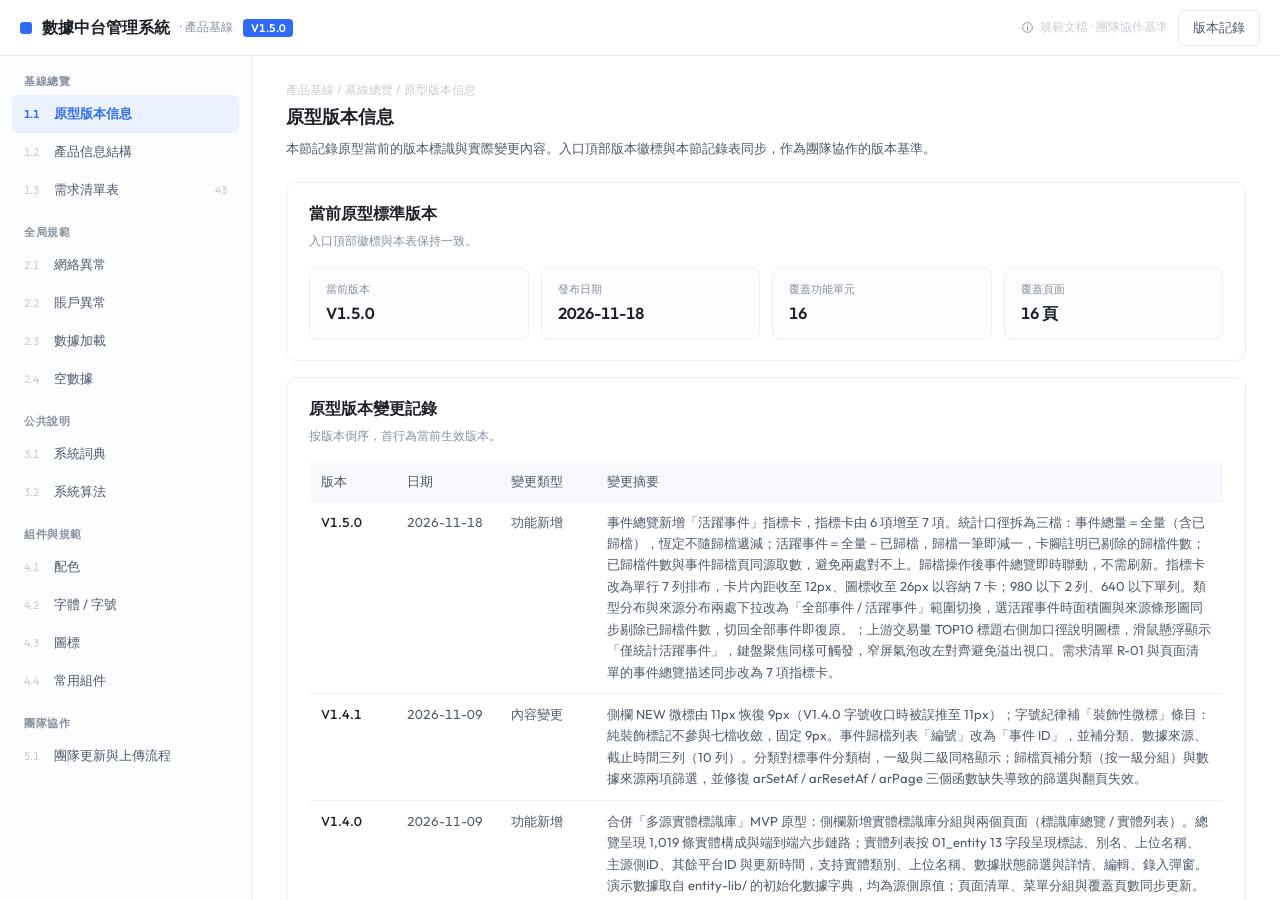
<file: rule.html>
<!DOCTYPE html>
<!--
  數據中台管理系統 · 產品基線規範
  原型版本：V1.5.0 ｜ 入口：index.html
-->
<html lang="zh-CN">
<head>
<meta charset="UTF-8">
<meta name="viewport" content="width=device-width, initial-scale=1.0, viewport-fit=cover">
<meta name="color-scheme" content="only light">
<title>產品基線 · 數據中台管理系統 V1.5.0</title>
<link rel="icon" href="data:,">
<link rel="stylesheet" href="_fonts/outfit.css">
<link rel="stylesheet" href="assets/app.css?v=1.5.0">
<link rel="stylesheet" href="assets/rule.css?v=1.5.0">
<script>
/* 被 index.html 以 iframe 載入時收起自身工具條，避免與框架頁形成雙層頂欄 */
if(window.self!==window.top)document.documentElement.classList.add('is-embedded');
</script>
</head>
<body>
<div class="proto-shell">
  <header class="proto-bar">
    <div class="proto-brand">
      <span class="dot"></span>
      <span class="name">數據中台管理系統</span>
      <small>· 產品基線</small>
      <span class="vnum" onclick="showVersion()" title="點擊查看版本記錄">V1.5.0</span>
    </div>
    <nav class="proto-nav" style="flex:1"></nav>
    <div class="proto-actions">
      <span class="proto-hint">
        <svg width="13" height="13" viewBox="0 0 24 24" fill="none"><circle cx="12" cy="12" r="9" stroke="var(--text-help)" stroke-width="1.7"/><path d="M12 11v5.5M12 7.6v.2" stroke="var(--text-help)" stroke-width="2" stroke-linecap="round"/></svg>
        規範文檔 · 團隊協作基準
      </span>
      <button class="proto-btn" onclick="showVersion()">版本記錄</button>
    </div>
  </header>
  <main class="proto-main" id="proto-main"></main>
</div>
<div id="modal-root"></div>
<div id="toast-root"></div>

<script src="assets/core.js?v=1.5.0"></script>
<script>

/* ==================================================================
   產品基線 · 規範文檔
   ================================================================== */
const state={ specSection:'version' };

const SPEC_NAV=[
  {group:'基線總覽',items:[
    {id:'version',n:'1.1',label:'原型版本信息'},
    {id:'structure',n:'1.2',label:'產品信息結構'},
    {id:'req',n:'1.3',label:'需求清單表',cnt:'43'}
  ]},
  {group:'全局規範',items:[
    {id:'net',n:'2.1',label:'網絡異常'},
    {id:'account',n:'2.2',label:'賬戶異常'},
    {id:'loading',n:'2.3',label:'數據加載'},
    {id:'empty',n:'2.4',label:'空數據'}
  ]},
  {group:'公共說明',items:[
    {id:'dict',n:'3.1',label:'系統詞典'},
    {id:'algo',n:'3.2',label:'系統算法'}
  ]},
  {group:'組件與規範',items:[
    {id:'color',n:'4.1',label:'配色'},
    {id:'type',n:'4.2',label:'字體 / 字號'},
    {id:'icon',n:'4.3',label:'圖標'},
    {id:'comp',n:'4.4',label:'常用組件'}
  ]},
  {group:'團隊協作',items:[
    {id:'team',n:'5.1',label:'團隊更新與上傳流程'}
  ]}
];
const REQ_LIST=[
  ['R-01','事件總覽','7 項核心指標卡（總量/活躍事件/新入庫/待處理/即將結束/已結束/商戶數）','P0'],
  ['R-02','事件總覽','新增趨勢柱狀圖，近 7 天與近 30 天切換','P0'],
  ['R-03','事件總覽','類型分布面積圖，可按事件範圍篩選','P1'],
  ['R-04','事件總覽','來源分布條形圖（polymarket / predict.fun）','P1'],
  ['R-05','事件總覽','上游交易量 TOP10，支援 24h 交易量口徑','P1'],
  ['R-06','事件列表','二級分類頁籤條切換，支援左右滾動','P0'],
  ['R-07','事件列表','七項篩選：關鍵字/範圍/二級分類/標籤/狀態/推送狀態/數據來源','P0'],
  ['R-08','事件列表','截止時間區間篩選','P1'],
  ['R-09','事件列表','推送狀態開關，即時切換上架狀態','P0'],
  ['R-10','事件列表','事件編輯彈窗（名稱/分類/標籤/狀態）','P0'],
  ['R-11','事件列表','事件詳情彈窗（基本資訊 + 規則），彈窗「進入詳情」跳轉事件詳情頁','P0'],
  ['R-12','事件列表','列表/欄位兩種檢視切換','P2'],
  ['R-13','事件分類','分類表格，樹形展開子分類','P1'],
  ['R-14','事件分類','新增分類彈窗（名稱 25 字 / 描述 100 字）','P0'],
  ['R-15','事件分類','國家過濾彈窗，多選國家並即時計數','P1'],
  ['R-16','事件分類','分類啟停開關','P0'],
  ['R-17','事件分類','更多操作：編輯 / 刪除，錨定行內下拉菜單','P1'],
  ['R-18','事件複核','待複核與已複核雙列表','P0'],
  ['R-19','事件複核','審核彈窗：通過 / 棄用雙動作 + 審核備註','P0'],
  ['R-20','事件複核','審核詳情頁四頁籤（基本資訊/市場/倉位/欄位映射）','P0'],
  ['R-21','事件複核','市場明細表（成交量/流動性/雙方概率/買賣價格）','P1'],
  ['R-22','係數調控','全域係數設定，步進器調整 + 取消/儲存','P0'],
  ['R-23','係數調控','計算範例隨係數即時聯動（YES/NO 雙欄）','P0'],
  ['R-24','係數調控','三層調控層級說明與優先級可視化','P1'],
  ['R-25','係數調控','按商戶調控列表，開啟/關閉/編輯','P0'],
  ['R-26','係數調控','按事件調控列表，新增事件調控','P0'],
  ['R-27','係數調控','全域係數儲存二次確認，提示影響範圍','P0'],
  ['R-28','商戶列表','商戶表格（聯絡人/電話/電郵/過濾數/API Key/密鑰/IP）','P0'],
  ['R-29','商戶列表','新增商戶彈窗，含國際區號選擇','P0'],
  ['R-30','商戶列表','權限設定跳轉至商戶詳情頁','P0'],
  ['R-31','商戶列表','IP 白名單彈窗，新增/啟停/移除','P1'],
  ['R-32','商戶權限','四頁籤：類型/分類/數據源/過濾事件','P1'],
  ['R-33','用戶管理','用戶表格（編號/帳號/名稱/角色/狀態/MFA/時間）','P0'],
  ['R-34','用戶管理','新增用戶彈窗，帳號 6–20 位、密碼 8–20 位含字母數字','P0'],
  ['R-35','用戶管理','重置密碼，新密碼二次確認','P0'],
  ['R-36','用戶管理','解綁 Google 驗證，二次確認','P1'],
  ['R-37','角色管理','角色表格，超級管理員為預置角色不可刪','P0'],
  ['R-38','角色管理','權限樹：功能表 × 按鈕兩級勾選聯動','P0'],
  ['R-39','操作日誌','日誌表格（操作人/類型/模組/描述）','P0'],
  ['R-40','操作日誌','日誌詳情彈窗，含請求參數','P1'],
  ['R-41','事件歸檔','事件列表批量歸檔（勾選/全選/可取消二次確認）與事件歸檔頁，僅已結束事件可歸檔；7 個待確認決策點','P0'],
  ['R-42','事件詳情','事件列表、投注類係數調控、事件歸檔三處「詳情」均先彈摘要彈窗，彈窗「進入詳情」跳轉事件詳情頁；詳情頁四頁籤（基本資訊/市場/倉位情況/欄位映射），底部返回按來源回跳','P0'],
  ['R-43','事件分類','排序權重字段：僅一級分類表格列與新增/編輯一級分類彈窗錄入，0–9999 整數、數值越小越靠前；新增二級分類不帶該字段，二級分類不可再新增分類，二級行入口為「關聯標籤」，二級「更多」隱藏子分類管理','P1']
];
const DICT=[
  ['事件','Event','上游平台同步而來的可投注標的，一個事件下含多個市場','事件 ID 為 10 位數字'],
  ['市場','Market','事件下的具體投注項，含 Yes/No 雙方概率與賠率','市場 ID 為 10 位數字'],
  ['商戶','Merchant','接入中台數據的下游投注平台','以 API Key + 密鑰鑑權'],
  ['複核','Review','對新入庫事件的分類與標籤進行人工確認','未複核事件不對外發佈'],
  ['推送狀態','Push Status','事件是否已下發至商戶','上架 / 下架 兩態'],
  ['調控係數','Coefficient','用於調整報價的乘數，係數越大賠率越低','建議範圍 0.01–10.00'],
  ['全域調控','Global Control','作用於全部商戶與事件的係數','優先級最低'],
  ['按商戶調控','Merchant Control','作用於指定商戶的係數','優先級居中'],
  ['按事件調控','Event Control','作用於指定事件的係數','優先級最高'],
  ['fair_p','Fair Probability','上游市場的原始概率','取值 0–1'],
  ['quote_p','Quoted Probability','調整後概率，等於 fair_p × 係數','取值 0–1'],
  ['DATA.BET','—','下游投注平台，最終賠率等於 1 / quote_p','展示保留 2 位小數'],
  ['IP 白名單','IP Whitelist','允許透過 API 存取商戶數據的 IP 集合','支援單條啟停'],
  ['MFA','Multi-Factor Auth','多因素認證，本系統對接 Google 驗證器','用戶維度開關']
];
const ALGO=[
  ['賠率計算','quote_p = fair_p × 係數；最終賠率 = 1 / quote_p','以 Yes 概率 47%、係數 1.04 為例：quote_p = 0.47 × 1.04 = 0.4888，最終賠率 = 1 / 0.4888 ≈ 2.05x','係數越大，賠率越低'],
  ['三層調控覆蓋','按事件 > 按商戶 > 全域，高優先級覆蓋低優先級','同一事件若同時存在三層設定，僅取最高優先級生效值；低層設定保留但不參與計算','關閉上層設定後自動回退下層'],
  ['事件狀態流轉','已創建 → 進行中 → 已結束','到達開始時間由已創建轉為進行中；到達截止時間轉為已結束；已結束事件不可再編輯投注項','狀態由系統按時間自動流轉'],
  ['複核發佈','審核通過 → 對外發佈；棄用 → 不發佈','審核通過後事件進入推送隊列，按商戶過濾規則下發；棄用事件保留在庫但不進入推送','棄用不刪除數據'],
  ['國家過濾','分類級國家黑名單，命中即攔截','事件所屬國家若在分類的過濾名單內，該事件不推送至該分類下的所有商戶','過濾在推送前執行']
];

function renderSpec(){
  const navHtml=SPEC_NAV.map(function(g){
    return '<div class="spec-side-title">'+g.group+'</div>'+
      g.items.map(function(it){
        return '<div class="spec-link'+(state.specSection===it.id?' active':'')+'" onclick="setSpec(\''+it.id+'\')">'+
          '<span class="n num">'+it.n+'</span>'+it.label+
          (it.cnt?'<span class="cnt num">'+it.cnt+'</span>':'')+'</div>';
      }).join('');
  }).join('');
  return '<div class="spec"><aside class="spec-side">'+navHtml+'</aside>'+
    '<div class="spec-body">'+specContent()+'</div></div>';
}
function setSpec(id){state.specSection=id;renderShell();}
function specContent(){
  const s=state.specSection;
  if(s==='structure')return specStructure();
  if(s==='req')return specReq();
  if(s==='net')return specNet();
  if(s==='account')return specAccount();
  if(s==='loading')return specLoading();
  if(s==='empty')return specEmpty();
  if(s==='dict')return specDict();
  if(s==='algo')return specAlgo();
  if(s==='color')return specColor();
  if(s==='type')return specType();
  if(s==='icon')return specIcon();
  if(s==='comp')return specComp();
  if(s==='team')return specTeam();
  return specVersion();
}

function specVersion(){
  const changes=[
    ['V1.5.0','2026-11-18','功能新增','事件總覽新增「活躍事件」指標卡，指標卡由 6 項增至 7 項。統計口徑拆為三檔：事件總量＝全量（含已歸檔），恆定不隨歸檔遞減；活躍事件＝全量－已歸檔，歸檔一筆即減一，卡腳註明已剔除的歸檔件數；已歸檔件數與事件歸檔頁同源取數，避免兩處對不上。歸檔操作後事件總覽即時聯動，不需刷新。指標卡改為單行 7 列排布，卡片內距收至 12px、圖標收至 26px 以容納 7 卡；980 以下 2 列、640 以下單列。類型分布與來源分布兩處下拉改為「全部事件 / 活躍事件」範圍切換，選活躍事件時面積圖與來源條形圖同步剔除已歸檔件數，切回全部事件即復原。；上游交易量 TOP10 標題右側加口徑說明圖標，滑鼠懸浮顯示「僅統計活躍事件」，鍵盤聚焦同樣可觸發，窄屏氣泡改左對齊避免溢出視口。需求清單 R-01 與頁面清單的事件總覽描述同步改為 7 項指標卡。'],
    ['V1.4.1','2026-11-09','內容變更','側欄 NEW 微標由 11px 恢復 9px（V1.4.0 字號收口時被誤推至 11px）；字號紀律補「裝飾性微標」條目：純裝飾標記不參與七檔收斂，固定 9px。事件歸檔列表「編號」改為「事件 ID」，並補分類、數據來源、截止時間三列（10 列）。分類對標事件分類樹，一級與二級同格顯示；歸檔頁補分類（按一級分組）與數據來源兩項篩選，並修復 arSetAf / arResetAf / arPage 三個函數缺失導致的篩選與翻頁失效。'],
    ['V1.4.0','2026-11-09','功能新增','合併「多源實體標識庫」MVP 原型：側欄新增實體標識庫分組與兩個頁面（標識庫總覽 / 實體列表）。總覽呈現 1,019 條實體構成與端到端六步鏈路；實體列表按 01_entity 13 字段呈現標誌、別名、上位名稱、主源側ID、其餘平台ID 與更新時間，支持實體類別、上位名稱、數據狀態篩選與詳情、編輯、錄入彈窗。演示數據取自 entity-lib/ 的初始化數據字典，均為源側原值；頁面清單、菜單分組與覆蓋頁數同步更新。組件與規範的常用組件補分頁器與圓角動效兩節，給出五個部位與八個令牌的對照。實體列表改為一實體一行，收斂後的多個賽事歸屬與多個源側編號在行內並列。全站樣式按基線收口：字號收進七檔、間距歸 4px 階、圓角四檔、動效兩檔並共用一條緩動曲線，清除漸變、彩色陰影與 700 字重；顏色、字號、圓角、動效、布局尺寸五類令牌統一由 assets/app.css 的 :root 提供，刪除 dmp.html 內的重复定義，並為三個獨立頁補齊缺失令牌。組件與規範補「間距與留白」「令牌單一源」兩節，字號補「字號紀律」一節，圖標尺寸表收為四檔；修正柱狀圖縱軸刻度壓在柱體上的定位缺陷，SVG 內聯字號一併收進七檔；修正別名添加按鈕在輸入框為空時無響應的問題，改為點擊即新增待輸入位、回車轉標籤、失焦收回。清理 api-alarm.html 與 api-detail.html 中未被調用的 renderLayout 及配套側欄樣式，兩頁各精簡約百行；將省略屬性名的 transition（裸寫時長與 var(--motion) 兩種）改為具名屬性，並抽出 --motion-ui 組合令牌，全站過渡屬性不再落到 all；面積圖去掉漸變填充，頂點數值標籤不再與縱軸刻度重複；字重補 b、strong 與標題統一 600，兩頁的緩動曲線一併收進 var(--ease)。合併上游 V1.3.2 事件分類排序權重與關聯標籤改動。事件分類與用戶管理的「更多」由窄彈窗改為錨定行內的下拉菜單，菜單在視窗底部空間不足時上翻；事件分類菜單移除關聯標籤與子分類管理兩項。事件列表按源平台列结构补齐：新增序號與開始時間、入庫時間、截止時間、更新時間四個時間列，表格由 10 列增至 15 列，橫向滾動、操作列固定右側。事件複核待複核頁籤補入庫時間、截止時間、數據來源三列（11 列），已複核頁籤去掉勾選列（13 列，勾選僅待複核）；商戶列表補狀態與創建時間（13 列）；操作日誌補操作時間（7 列）；事件複核、商戶、日誌三張寬表操作列固定右側。已複核操作列去掉複核記錄佔位，只保留詳情。'],
    ['V1.3.2','2026-11-09','內容變更','事件分類列表新增排序權重字段：僅一級分類表格顯示並可於新增/編輯一級分類彈窗錄入（0–9999 整數、數值越小越靠前）；新增二級分類不帶該字段，二級分類不可再新增分類，二級行入口改為「關聯標籤」、二級「更多」隱藏子分類管理；補齊編輯分類彈窗；合併上游 V1.3.1 事件詳情跳轉修復，需求編號順延為 R-43；需求清單、頁面清單與版本接線同步更新。'],
    ['V1.3.1','2026-11-06','功能修復','修復三處事件相關「詳情」的跳轉：事件列表、投注類係數調控、事件歸檔的摘要彈窗主按鈕由「前往事件列表」改為「進入詳情」，跳轉事件詳情頁（/event/detail）；詳情頁沿用事件審核詳情四頁籤結構（基本資訊/市場/倉位情況/欄位映射），去掉複核語境，補賽事比分與規則區；底部返回按來源回跳並還原係數調控頁籤。事件歸檔菜單加 NEW 標籤。'],
    ['V1.3.0','2026-11-05','功能新增','合併本地歸檔特性：事件列表新增批量歸檔交互（勾選/全選/可取消二次確認），新增事件歸檔頁（歸檔統計指標卡/7 個決策點說明/歸檔池列表/分頁），僅已結束事件可歸檔；清理歸檔工作台與歸檔規則，決策點收斂為 7 個（①~⑦）；頁面清單、菜單分組與覆蓋頁數同步更新。'],
    ['V1.2.1','2026-11-05','內容變更','事件總覽圖表按容器寬度自適應繪製，並排卡片等高、來源分布條形垂直居中；商戶列表「更多」改為下拉菜單；側欄 NEW 徽標縮小、折疊態一級菜單改為浮出二級列表；api-alarm.html、api-detail.html 按基線規範重做（變數層、卡片、表格、標籤、按鈕、輸入框、指標卡、嵌入態背景與佈局），頁面結構對齊管理面原生頁；OpenAPI 調用詳情頁標題合併為「OpenAPI 調用詳情（商戶：xxx）」；分頁器箭頭改為左右方向並統一兩個子頁；篩選欄改為不壓縮、超出換行並留行間隙，日期範圍控件內嵌化；同步修正 1.1 升版規則示例。'],
    ['V1.2.0','2026-11-05','功能新增','合併「API 調用監控」兩項功能：商戶列表更多選單新增 OpenAPI 調用詳情（概覽 / API 調用詳情 / WSS 調用詳情），系統設置新增 API 推送異常（P0 監控指標卡 / 告警列表 / 告警詳情與處理流轉）。新增 api-detail.html、api-alarm.html 兩個嵌入子頁，頁面清單、菜單分組與覆蓋數同步更新。'],
    ['V1.1.2','2026-11-05','內容變更','1.1 升版規則改為按位遞增：功能變更中間位 +1、尾數歸零，內容變更尾數 +1；新增「協作場景的版本衝突」三條處理順序；5.1 衝突處理規則同步改寫版本號與變更記錄的處理方式。'],
    ['V1.1.1','2026-11-05','內容變更','5.1 倉庫與入口補緩存策略：Cloudflare 每次回源，GitHub Pages 的 HTML 被瀏覽器與 CDN 各緩存 10 分鐘；新增驗證說明，區分構建延遲與緩存未過期；上傳前檢查清單第 2 項擴展為版本號與變更記錄同查。'],
    ['V1.1.0','2026-11-05','功能新增','新增「團隊協作」分組，補入團隊更新與上傳流程：倉庫與入口、五步流程（拉取上游 / 檢查新提交 / 合併 / 衝突修正 / 上傳更新）、衝突處理規則、提交信息格式、上傳前檢查清單、禁止事項。'],
    ['V1.0.0','2026-11-04','首次發布','依原站（192.168.10.51:7080）前端還原管理面 9 個業務頁面：事件總覽、事件列表、事件分類、事件複核、投注類係數調控、商戶列表、用戶管理、角色管理、操作日誌。覆蓋 7 類彈窗與 3 個跳轉頁。外框改為產品基線結構，新增本規範文檔頁，含基線總覽、全局規範、公共說明、組件與規範四部分。字體按基線統一為 Outfit + 系統中文字體，配色沿用原站藍色體系。']
  ];
  return '<div class="spec-crumb">產品基線 / 基線總覽 / 原型版本信息</div>'+
    '<h1 class="spec-h1">原型版本信息</h1>'+
    '<p class="spec-lead">本節記錄原型當前的版本標識與實際變更內容。入口頂部版本徽標與本節記錄表同步，作為團隊協作的版本基準。</p>'+
    '<div class="spec-block"><h3>當前原型標準版本</h3><p class="sub">入口頂部徽標與本表保持一致。</p>'+
      '<div class="ver-cards" style="grid-template-columns:repeat(4,1fr)">'+
      '<div class="ver-card"><div class="k">當前版本</div><div class="v">'+VERSION+'</div></div>'+
      '<div class="ver-card"><div class="k">發布日期</div><div class="v">'+BUILD_DATE+'</div></div>'+
      '<div class="ver-card"><div class="k">覆蓋功能單元</div><div class="v">16</div></div>'+
      '<div class="ver-card"><div class="k">覆蓋頁面</div><div class="v">16 頁</div></div></div></div>'+
    '<div class="spec-block"><h3>原型版本變更記錄</h3><p class="sub">按版本倒序，首行為當前生效版本。</p>'+
      '<table class="spec-table"><thead><tr><th style="width:86px">版本</th><th style="width:104px">日期</th><th style="width:96px">變更類型</th><th>變更摘要</th></tr></thead><tbody>'+
      changes.map(function(c){
        return '<tr><td class="num">'+c[0]+'</td><td class="num">'+c[1]+'</td><td>'+c[2]+'</td><td style="color:var(--text-sub)">'+c[3]+'</td></tr>';
      }).join('')+'</tbody></table></div>'+
    '<div class="spec-block"><h3>版本升版規則</h3><p class="sub">團隊協作時按此規則判斷是否升版，以及改哪一位數字。</p>'+
      '<table class="spec-table"><thead><tr><th style="width:132px">變更類型</th><th style="width:150px">版本號變動</th><th>判定標準</th></tr></thead><tbody>'+
      '<tr><td>功能變更</td><td><span class="pri pri-p0">中間位 +1</span></td><td>增刪合併功能單元、頁面、章節；V1.1.3 → V1.2.0，尾數歸零</td></tr>'+
      '<tr><td>內容變更</td><td><span class="pri pri-p0">尾數 +1</span></td><td>規則口徑、計算邏輯、術語定義、字段集合、校驗條件、補充說明、佈局調整；V1.2.9 → V1.2.10</td></tr>'+
      '<tr><td>文案措辭</td><td><span class="pri pri-p2">不升版</span></td><td>措辭調整、錯別字、品牌標識</td></tr>'+
      '<tr><td>視覺微調</td><td><span class="pri pri-p2">不升版</span></td><td>字號、配色、元素位置</td></tr>'+
      '</tbody></table>'+
      '<div class="spec-note"><span class="i">'+icon('warn',16)+'</span><span>升版只替換當前版本展示位與變更記錄首行，歷史行不動。禁止全局替換版本號串，否則會誤改歷史記錄行。</span></div></div>'+

    '<div class="spec-block"><h3>協作場景的版本衝突</h3>'+
      '<p class="sub">多人同時改原型時，各自都會升版並新增變更記錄，版本區與記錄表必然衝突。此處規定統一的處理順序。</p>'+
      '<div class="flow">'+
      '<div class="flow-step"><div class="no">1</div><div class="bd">'+
        '<div class="tt">先合併功能，不動版本區</div>'+
        '<div class="ds">合併時遇到版本號或變更記錄衝突，先保留雙方功能改動，版本展示位與記錄表暫不處理。功能合併完成後再統一收口。</div>'+
      '</div></div>'+
      '<div class="flow-step"><div class="no">2</div><div class="bd">'+
        '<div class="tt">以合併後的版本為基數升版</div>'+
        '<div class="ds">取合併後的最新版本號作為基數，按本次改動類型加一位。自己分支上原本的版本號作廢，不並存兩個版本。</div>'+
        '<pre class="cmd"><span class="c"># 合併後版本為 V1.1.3，本次是功能變更</span>\nV1.1.3  →  V1.2.0</pre>'+
      '</div></div>'+
      '<div class="flow-step"><div class="no">3</div><div class="bd">'+
        '<div class="tt">在基數上追加自己的一條記錄</div>'+
        '<div class="ds">變更記錄表保留上游全部歷史行，只在自己新版本對應的首行寫入本次內容。不刪除、不改寫上游已發布的記錄行。</div>'+
      '</div></div>'+
      '</div>'+
      '<div class="spec-note blue"><span class="i">'+icon('info',16)+'</span><span><b>衝突只發生在版本區與記錄表，不影響功能代碼。</b>功能合併完成後版本區一次性改定，避免邊合併邊改版本導致反覆衝突。</span></div></div>';
}

function specStructure(){
  const pages=[
    ['事件總覽','/index','指標卡 7 項、新增趨勢柱狀圖、類型分布面積圖、來源分布條形圖、上游交易量 TOP10'],
    ['事件列表','/event/list','分類頁籤條、7 項篩選、事件表格（15 列，含序號與開始/入庫/截止/更新四個時間列）、狀態與推送開關、編輯/詳情彈窗'],
    ['事件分類','/event/category','分類表格（14 條）、排序權重欄位（僅一級分類）、樹形展開、狀態開關、新增一級分類/新增二級分類（無權重）/編輯分類/國家過濾/二級行關聯標籤/更多'],
    ['事件複核','/event/review','待複核與已複核雙頁籤、7 項篩選、審核彈窗（通過/棄用）；待複核 10 列（含入庫時間/截止時間/數據來源），已複核 13 列（增審核狀態/審核備註/操作人/審核時間），勾選僅待複核頁籤'],
    ['投注類係數調控','/event/betting-coefficient','三層頁籤：全域調控（公式/層級/係數/計算範例）、按商戶調控、按事件調控'],
    ['事件歸檔','/event/archive','已歸檔事件列表（10 列：事件 ID / 標題 / 分類 / 數據來源 / 截止時間 / 歸檔來源 / 操作人 / 歸檔時間 / 原最後更新 / 操作）、標題搜尋、分類（按一級分組）、數據來源、歸檔時間區間、歸檔來源四項篩選、詳情彈窗與跳轉、分頁'],
    ['商戶列表','/merchant/merchant/index','商戶表格（13 列，含狀態與創建時間）、權限設定跳轉、IP 白名單、更多操作'],
    ['商戶權限設定','/merchant/merchant/detail','商戶資訊頭 + 四頁籤：類型/分類/數據源/過濾事件'],
    ['用戶管理','/system/user','用戶表格（11 列）、狀態與 MFA 開關、解綁驗證、重置密碼、新增用戶'],
    ['角色管理','/system/role','角色表格、編輯跳轉至權限樹、刪除確認'],
    ['新增角色','/system/role/create','角色名稱/描述 + 功能表權限樹（4 組 9 子項）'],
    ['操作日誌','/system/operation','日誌表格（7 列，含操作時間）、詳情彈窗（含請求參數）'],
    ['事件審核詳情','/event/review/detail','四頁籤 + 基本資訊 + 賽事比分 + 規則 + 市場明細'],
    ['事件詳情','/event/detail','四頁籤（基本資訊/市場/倉位情況/欄位映射）+ 基本資訊 + 賽事比分 + 規則；由三處「詳情」彈窗進入，底部按來源返回'],
    ['OpenAPI 調用詳情','/merchant/api-detail','商戶資訊頭 + 三頁籤：概覽 / API 調用詳情 / WSS 調用詳情，指標下鑽與原始日誌'],
    ['API 推送異常','/system/api-alarm','P0 監控指標卡、告警列表與篩選、告警詳情與處理流轉'],
    ['標識庫總覽','/entity/index','6 項指標卡、實體類型分佈、端到端六步鏈路'],
    ['實體列表','/entity/list','標誌、名稱、別名、縮寫、上位名稱、主源側ID、其餘平台ID、更新時間等 11 列；實體類別、上位名稱、數據狀態篩選；詳情、編輯、錄入彈窗']
  ];
  return '<div class="spec-crumb">產品基線 / 基線總覽 / 產品信息結構</div>'+
    '<h1 class="spec-h1">產品信息結構</h1>'+
    '<p class="spec-lead">原型覆蓋管理面單端，共 14 個一級業務頁面與 4 個跳轉頁，按左側菜單五組組織。</p>'+
    '<div class="spec-block"><h3>頁面清單</h3><p class="sub">路由與頁面承載內容對照。</p>'+
      '<table class="spec-table"><thead><tr><th style="width:140px">頁面</th><th style="width:220px">路由</th><th>承載內容</th></tr></thead><tbody>'+
      pages.map(function(p){
        return '<tr><td>'+p[0]+'</td><td><span class="mono-code">'+p[1]+'</span></td><td style="color:var(--text-sub)">'+p[2]+'</td></tr>';
      }).join('')+'</tbody></table></div>'+
    '<div class="spec-block"><h3>菜單分組</h3><p class="sub">與原站左側導航一致，五組共 13 個二級入口。</p>'+
      '<table class="spec-table"><thead><tr><th style="width:150px">一級菜單</th><th>二級菜單</th></tr></thead><tbody>'+
      '<tr><td>事件總覽</td><td>—（直接進入頁面）</td></tr>'+
      '<tr><td>事件管理</td><td>事件列表 / 事件分類 / 事件複核 / 投注類係數調控 / 事件歸檔</td></tr>'+
      '<tr><td>商戶管理</td><td>商戶列表</td></tr>'+
      '<tr><td>實體標識庫</td><td>標識庫總覽 / 實體列表</td></tr>'+
      '<tr><td>系統設置</td><td>用戶管理 / 角色管理 / 操作日誌 / API 推送異常</td></tr>'+
      '</tbody></table></div>'+
    '<div class="spec-block"><h3>權限顆粒度</h3><p class="sub">角色權限按「功能表 × 按鈕」兩級配置，與角色管理頁的權限樹一致。</p>'+
      '<table class="spec-table"><thead><tr><th style="width:150px">功能表</th><th>按鈕權限</th></tr></thead><tbody>'+
      '<tr><td>事件列表</td><td>查看事件 / 編輯事件 / 過濾事件國家 / 更新事件狀態</td></tr>'+
      '<tr><td>事件分類</td><td>查詢 / 新增 / 編輯 / 刪除事件分類、過濾分類國家、關聯分類標籤</td></tr>'+
      '<tr><td>事件複核</td><td>批量審核 / 事件詳情 / 審核</td></tr>'+
      '<tr><td>投注類係數調控</td><td>編輯商戶信息 / 更改商戶調控狀態 / 更改事件調控狀態 / 事件編輯 / 事件詳情 / 更改投注係數</td></tr>'+
      '<tr><td>商戶列表</td><td>權限設定（類型/分類/事件/渠道）/ IP 白名單 / 更新密鑰 / 新增 / 編輯 / 刪除商戶</td></tr>'+
      '<tr><td>用戶管理</td><td>新增 / 編輯 / 刪除用戶、重設密碼、啟用 / 禁用 / 重置 MFA</td></tr>'+
      '<tr><td>角色管理</td><td>新增 / 編輯 / 刪除角色</td></tr>'+
      '</tbody></table></div>';
}

function specReq(){
  const cnt={P0:0,P1:0,P2:0};
  REQ_LIST.forEach(function(r){cnt[r[3]]++;});
  return '<div class="spec-crumb">產品基線 / 基線總覽 / 需求清單表</div>'+
    '<h1 class="spec-h1">需求清單表</h1>'+
    '<p class="spec-lead">原型已覆蓋的需求項，按模塊分組。P0 為首版必須交付，P1 為首版應交付，P2 為可延後。</p>'+
    '<div class="spec-block"><h3>優先級統計</h3>'+
      '<div class="ver-cards" style="grid-template-columns:repeat(4,1fr)">'+
      '<div class="ver-card"><div class="k">需求總數</div><div class="v">'+REQ_LIST.length+'</div></div>'+
      '<div class="ver-card"><div class="k">P0 必須</div><div class="v" style="color:#c62828">'+cnt.P0+'</div></div>'+
      '<div class="ver-card"><div class="k">P1 應交付</div><div class="v" style="color:#b26a00">'+cnt.P1+'</div></div>'+
      '<div class="ver-card"><div class="k">P2 可延後</div><div class="v" style="color:#5b6b7f">'+cnt.P2+'</div></div></div></div>'+
    '<div class="spec-block"><h3>需求明細</h3><p class="sub">編號可作為協作時的引用標識。</p>'+
      '<table class="spec-table"><thead><tr><th style="width:66px">編號</th><th style="width:120px">模塊</th><th>需求描述</th><th style="width:70px">優先級</th></tr></thead><tbody>'+
      REQ_LIST.map(function(r){
        const cls=r[3]==='P0'?'pri-p0':(r[3]==='P1'?'pri-p1':'pri-p2');
        return '<tr><td class="num">'+r[0]+'</td><td>'+r[1]+'</td><td style="color:var(--text-sub)">'+r[2]+'</td>'+
          '<td><span class="pri '+cls+'">'+r[3]+'</span></td></tr>';
      }).join('')+'</tbody></table></div>';
}

function specNet(){
  return '<div class="spec-crumb">產品基線 / 全局規範 / 網絡異常</div>'+
    '<h1 class="spec-h1">網絡異常</h1>'+
    '<p class="spec-lead">請求失敗或超時的統一反饋規則。四端共用同一套文案與重試入口。</p>'+
    '<div class="spec-block"><h3>頁面級異常</h3><p class="sub">整頁數據加載失敗時，內容區替換為異常態，保留導航與頁籤。</p>'+
      '<div class="state-box"><div class="ico-wrap">'+icon('wifi',24)+'</div>'+
      '<div class="t">網絡連線異常</div>'+
      '<div class="d">請檢查網絡設定後重試。若持續失敗，請聯絡系統管理員。</div>'+
      '<button class="btn btn-primary" onclick="toast(\'原型示意：重新加載\',\'info\')">'+icon('refresh',16)+' 重新加載</button></div></div>'+
    '<div class="spec-block"><h3>反饋規則</h3>'+
      '<table class="spec-table"><thead><tr><th style="width:150px">場景</th><th style="width:150px">反饋形式</th><th>文案與行為</th></tr></thead><tbody>'+
      '<tr><td>整頁加載失敗</td><td>頁面級異常態</td><td>內容區替換為異常插圖 + 說明 + 重試按鈕，導航與頁籤保留</td></tr>'+
      '<tr><td>局部模塊失敗</td><td>模塊內異常態</td><td>僅該卡片顯示「加載失敗，點擊重試」，其餘卡片正常</td></tr>'+
      '<tr><td>寫入操作失敗</td><td>Toast 錯誤提示</td><td>頂部紅色 Toast，保留用戶已填內容，不清空表單</td></tr>'+
      '<tr><td>請求超時</td><td>Toast 錯誤提示</td><td>「請求逾時，請稍後重試」，超過 30s 未響應觸發</td></tr>'+
      '<tr><td>輪詢中斷</td><td>狀態條提示</td><td>頁面頂部細條提示「數據更新已暫停」，恢復後自動消失</td></tr>'+
      '</tbody></table>'+
      '<div class="spec-note blue"><span class="i">'+icon('info',16)+'</span><span>異常態文案不暴露技術細節（錯誤碼、堆棧），技術資訊寫入操作日誌。</span></div></div>';
}

function specAccount(){
  return '<div class="spec-crumb">產品基線 / 全局規範 / 賬戶異常</div>'+
    '<h1 class="spec-h1">賬戶異常</h1>'+
    '<p class="spec-lead">登入態失效、權限不足、帳號狀態異常的統一處理。</p>'+
    '<div class="spec-block"><h3>異常類型與處理</h3>'+
      '<table class="spec-table"><thead><tr><th style="width:130px">異常類型</th><th style="width:110px">HTTP</th><th style="width:150px">處理方式</th><th>說明</th></tr></thead><tbody>'+
      '<tr><td>未登入 / Token 過期</td><td class="num">401</td><td>跳轉登入頁</td><td>清空本地 Token，記錄原路徑，登入後回跳</td></tr>'+
      '<tr><td>無操作權限</td><td class="num">403</td><td>隱藏入口</td><td>無權限的菜單與按鈕直接隱藏，不展示灰化態</td></tr>'+
      '<tr><td>帳號已禁用</td><td class="num">40404</td><td>攔截登入</td><td>登入頁提示「帳號已被禁用，請聯絡管理員」</td></tr>'+
      '<tr><td>帳號或密碼錯誤</td><td class="num">40402</td><td>表單行內提示</td><td>輸入框下方紅字提示，不清空帳號</td></tr>'+
      '<tr><td>MFA 驗證失敗</td><td class="num">40601</td><td>二次驗證彈窗</td><td>保留驗證碼輸入框，提示剩餘嘗試次數</td></tr>'+
      '<tr><td>會話被擠下線</td><td class="num">401</td><td>彈窗提示</td><td>「帳號在其他裝置登入」，提供「重新登入」按鈕</td></tr>'+
      '</tbody></table></div>'+
    '<div class="spec-block"><h3>權限可見性原則</h3>'+
      '<div class="state-grid">'+
      '<div style="border:1px solid var(--border-light);border-radius:var(--r-lg);padding:14px 16px"><div style="font-weight:600;margin-bottom:6px;color:#c62828">無權限 → 隱藏</div>'+
      '<div style="color:var(--text-sub);font-size:12px;line-height:1.75">菜單項、操作按鈕在無權限時不渲染，避免用戶誤以為功能可用。</div></div>'+
      '<div style="border:1px solid var(--border-light);border-radius:var(--r-lg);padding:14px 16px"><div style="font-weight:600;margin-bottom:6px;color:#b26a00">條件不滿足 → 置灰</div>'+
      '<div style="color:var(--text-sub);font-size:12px;line-height:1.75">有權限但業務條件不滿足時置灰，並用 tooltip 給出原因。</div></div>'+
      '</div></div>';
}

function specLoading(){
  return '<div class="spec-crumb">產品基線 / 全局規範 / 數據加載</div>'+
    '<h1 class="spec-h1">數據加載</h1>'+
    '<p class="spec-lead">首屏與局部加載的佔位規則，避免佈局跳動。</p>'+
    '<div class="spec-block"><h3>骨架屏示例</h3><p class="sub">骨架塊使用 #F0F2F5，1.6s 呼吸動畫，尺寸與最終內容一致。</p>'+
      '<div style="border:1px solid var(--border-light);border-radius:var(--r-lg);padding:18px 20px">'+
      '<div style="display:grid;grid-template-columns:repeat(3,1fr);gap:12px;margin-bottom:16px">'+
      [1,2,3].map(function(){
        return '<div style="border:1px solid #f0f2f5;border-radius:var(--r-lg);padding:14px 16px">'+
          '<div class="skel" style="height:12px;width:52%;margin-bottom:12px"></div>'+
          '<div class="skel" style="height:22px;width:70%"></div></div>';
      }).join('')+'</div>'+
      [1,2,3,4,5].map(function(){
        return '<div style="display:flex;gap:14px;align-items:center;padding:10px 0">'+
          '<div class="skel" style="height:12px;width:9%"></div>'+
          '<div class="skel" style="height:12px;width:34%"></div>'+
          '<div class="skel" style="height:12px;width:18%"></div>'+
          '<div class="skel" style="height:12px;width:14%"></div></div>';
      }).join('')+'</div></div>'+
    '<div class="spec-block"><h3>加載規則</h3>'+
      '<table class="spec-table"><thead><tr><th style="width:150px">場景</th><th style="width:150px">形式</th><th>規則</th></tr></thead><tbody>'+
      '<tr><td>首屏進入</td><td>骨架屏</td><td>骨架結構與真實內容一致，加載完成直接替換，不產生佈局跳動</td></tr>'+
      '<tr><td>表格翻頁</td><td>表格區遮罩</td><td>表頭保持可見，僅內容區顯示 loading 遮罩</td></tr>'+
      '<tr><td>按鈕提交</td><td>按鈕內 loading</td><td>按鈕進入 loading 態並禁用，防重複提交，文案保持不變</td></tr>'+
      '<tr><td>局部刷新</td><td>模塊內 loading</td><td>僅該卡片顯示加載態，不影響其他模塊</td></tr>'+
      '<tr><td>圖表加載</td><td>圖表區骨架</td><td>保持圖表容器高度，避免下方內容上移</td></tr>'+
      '</tbody></table>'+
      '<div class="spec-note blue"><span class="i">'+icon('info',16)+'</span><span>超過 300ms 才顯示 loading，避免快速響應時閃爍。</span></div></div>';
}

function specEmpty(){
  return '<div class="spec-crumb">產品基線 / 全局規範 / 空數據</div>'+
    '<h1 class="spec-h1">空數據</h1>'+
    '<p class="spec-lead">區分「無數據」與「無搜尋結果」，兩者文案與操作不同。</p>'+
    '<div class="spec-block"><h3>空態示例</h3>'+
      '<div class="state-grid">'+
      '<div class="state-box"><div class="ico-wrap">'+icon('inbox',24)+'</div>'+
      '<div class="t">暫無數據</div>'+
      '<div class="d">目前還沒有任何記錄</div>'+
      '<button class="btn btn-primary" onclick="toast(\'原型示意：新增記錄\',\'info\')">'+icon('plus',16)+' 新增</button></div>'+
      '<div class="state-box"><div class="ico-wrap">'+icon('wifi',24)+'</div>'+
      '<div class="t">未找到相關搜尋結果</div>'+
      '<div class="d">請調整篩選條件後重試</div>'+
      '<button class="btn btn-ghost" onclick="toast(\'原型示意：重置篩選\',\'info\')">重置篩選</button></div>'+
      '</div></div>'+
    '<div class="spec-block"><h3>空態規則</h3>'+
      '<table class="spec-table"><thead><tr><th style="width:150px">場景</th><th style="width:180px">文案</th><th>操作入口</th></tr></thead><tbody>'+
      '<tr><td>列表無任何數據</td><td>暫無數據 / 目前還沒有任何記錄</td><td>主按鈕「新增」，引導建立第一條</td></tr>'+
      '<tr><td>篩選無結果</td><td>未找到相關搜尋結果 / 請調整篩選條件後重試</td><td>次按鈕「重置篩選」</td></tr>'+
      '<tr><td>搜尋框無結果</td><td>未找到相關搜尋結果</td><td>無按鈕，僅文案</td></tr>'+
      '<tr><td>子表無數據</td><td>暫無數據</td><td>無按鈕，縮小空態高度</td></tr>'+
      '<tr><td>圖表無數據</td><td>暫無數據</td><td>保留圖表容器，居中顯示文案</td></tr>'+
      '</tbody></table>'+
      '<div class="spec-note"><span class="i">'+icon('warn',16)+'</span><span>空態文案不寫「沒有找到您想要的」類主觀表述，統一使用陳述句式。</span></div></div>';
}

function specDict(){
  return '<div class="spec-crumb">產品基線 / 公共說明 / 系統詞典</div>'+
    '<h1 class="spec-h1">系統詞典</h1>'+
    '<p class="spec-lead">團隊協作時統一術語口徑。界面文案、需求文檔、接口命名均以此表為準。</p>'+
    '<div class="spec-block"><h3>業務術語</h3>'+
      '<table class="spec-table"><thead><tr><th style="width:120px">術語</th><th style="width:150px">英文 / 標識</th><th>定義</th><th style="width:200px">約定</th></tr></thead><tbody>'+
      DICT.map(function(d){
        return '<tr><td>'+d[0]+'</td><td style="color:var(--text-help)">'+d[1]+'</td><td style="color:var(--text-sub)">'+d[2]+'</td><td style="color:var(--text-help)">'+d[3]+'</td></tr>';
      }).join('')+'</tbody></table></div>'+
    '<div class="spec-block"><h3>狀態用語對照</h3><p class="sub">狀態文案取業務原文，不創造、不簡寫。</p>'+
      '<table class="spec-table"><thead><tr><th style="width:120px">對象</th><th style="width:110px">狀態</th><th style="width:90px">標識色</th><th>含義</th></tr></thead><tbody>'+
      '<tr><td>事件</td><td>進行中</td><td><span class="swatch" style="background:var(--success);width:22px;height:12px;border-radius:var(--r-md)"></span></td><td>已開始且未到截止時間</td></tr>'+
      '<tr><td>事件</td><td>已創建</td><td><span class="swatch" style="background:var(--primary);width:22px;height:12px;border-radius:var(--r-md)"></span></td><td>已入庫但未到開始時間</td></tr>'+
      '<tr><td>事件</td><td>已結束</td><td><span class="swatch" style="background:var(--text-disabled);width:22px;height:12px;border-radius:var(--r-md)"></span></td><td>已過截止時間</td></tr>'+
      '<tr><td>調控</td><td>已控</td><td><span class="swatch" style="background:var(--success);width:22px;height:12px;border-radius:var(--r-md)"></span></td><td>該層調控已啟用</td></tr>'+
      '<tr><td>調控</td><td>未控</td><td><span class="swatch" style="background:var(--text-disabled);width:22px;height:12px;border-radius:var(--r-md)"></span></td><td>回退至上層係數</td></tr>'+
      '<tr><td>推送</td><td>上架</td><td><span class="swatch" style="background:var(--success);width:22px;height:12px;border-radius:var(--r-md)"></span></td><td>已下發至商戶</td></tr>'+
      '<tr><td>推送</td><td>下架</td><td><span class="swatch" style="background:var(--text-disabled);width:22px;height:12px;border-radius:var(--r-md)"></span></td><td>已停止下發</td></tr>'+
      '<tr><td>複核</td><td>無法分類</td><td><span class="swatch" style="background:var(--primary);width:22px;height:12px;border-radius:var(--r-md)"></span></td><td>系統未能自動匹配分類，需人工判定</td></tr>'+
      '</tbody></table></div>';
}

function specAlgo(){
  return '<div class="spec-crumb">產品基線 / 公共說明 / 系統算法</div>'+
    '<h1 class="spec-h1">系統算法</h1>'+
    '<p class="spec-lead">核心計算與流轉規則。前端展示與後端計算必須同源，避免口徑不一致。</p>'+
    '<div class="spec-block"><h3>算法明細</h3>'+
      '<table class="spec-table"><thead><tr><th style="width:130px">算法</th><th style="width:260px">規則</th><th>示例 / 說明</th></tr></thead><tbody>'+
      ALGO.map(function(a){
        return '<tr><td>'+a[0]+'</td><td style="color:var(--text-sub)">'+a[1]+'</td><td style="color:var(--text-help)">'+a[2]+'</td></tr>';
      }).join('')+'</tbody></table></div>'+
    '<div class="spec-block"><h3>賠率計算推導</h3><p class="sub">以全域係數 1.04 為例，Yes 概率 47%、No 概率 53%。</p>'+
      '<div style="display:grid;grid-template-columns:1fr 1fr;gap:12px">'+
      '<div style="background:#f2fbf4;border:1px solid #e2f5e7;border-radius:var(--r-lg);padding:14px 16px">'+
      '<div style="font-size:11px;font-weight:600;color:#12923c;margin-bottom:10px">YES</div>'+
      '<div style="font-size:12px;color:var(--text-sub);line-height:2">fair_p = 0.47<br/>quote_p = 0.47 × 1.04 = <b class="num">0.4888</b><br/>賠率 = 1 / 0.4888 = <b class="num">2.05x</b></div></div>'+
      '<div style="background:#fef4f4;border:1px solid #fbe4e4;border-radius:var(--r-lg);padding:14px 16px">'+
      '<div style="font-size:11px;font-weight:600;color:#d33;margin-bottom:10px">NO</div>'+
      '<div style="font-size:12px;color:var(--text-sub);line-height:2">fair_p = 0.53<br/>quote_p = 0.53 × 1.04 = <b class="num">0.5512</b><br/>賠率 = 1 / 0.5512 = <b class="num">1.81x</b></div></div></div>'+
      '<div class="spec-note blue"><span class="i">'+icon('info',16)+'</span><span>quote_p 與最終賠率展示保留 4 位與 2 位小數；計算過程使用全精度，僅展示層做四捨五入。</span></div></div>'+
    '<div class="spec-block"><h3>三層調控優先級</h3><p class="sub">同一事件同時存在多層設定時，僅最高優先級生效。</p>'+
      '<table class="spec-table"><thead><tr><th style="width:150px">層級</th><th style="width:110px">優先級</th><th>作用範圍</th></tr></thead><tbody>'+
      '<tr><td>按事件調控</td><td><span class="pri pri-p0">高</span></td><td>僅該事件的報價，覆蓋商戶與全域設定</td></tr>'+
      '<tr><td>按商戶調控</td><td><span class="pri pri-p1">中</span></td><td>該商戶下全部事件的報價，覆蓋全域設定</td></tr>'+
      '<tr><td>全域調控</td><td><span class="pri pri-p2">低</span></td><td>全部商戶與事件，作為兜底值</td></tr>'+
      '</tbody></table></div>';
}

function specColor(){
  const rows=[
    ['主色','--primary','#2F6BF6','主按鈕、選中態、強調'],
    ['主色 hover','--primary-hover','#1F5AE8','按鈕按下態'],
    ['主色淺底','--primary-light','#EAF1FF','選中背景、徽標底'],
    ['頁面背景','--bg','#EAF1F9','內容區底色'],
    ['卡片背景','--card','#FFFFFF','卡片、彈窗、表格'],
    ['邊框','--border','#E5E8EF','分隔線、表格線、輸入框'],
    ['主文字','--text','#1D2129','標題與正文'],
    ['次要文字','--text-sub','#4E5969','輔助說明、字段名'],
    ['禁用文字','--text-disabled','#C9CDD4','佔位符、不可用態'],
    ['成功','--success','#00B42A','已結束、正常、已控'],
    ['警告','--warning','#FF7D00','預警、待處理'],
    ['危險','--danger','#F53F3F','異常、負數、刪除'],
    ['資訊','--info','#2F6BF6','提示、說明類']
  ];
  return '<div class="spec-crumb">產品基線 / 組件與規範 / 配色</div>'+
    '<h1 class="spec-h1">組件與規範 · 配色</h1>'+
    '<p class="spec-lead">配色沿用原站 192.168.10.51:7080 的藍色體系，不引入外部主色。所有色值以 CSS 變數定義於 <span class="mono-code">:root</span>，禁止硬編碼色值。</p>'+
    '<div class="spec-block"><h3>一、淺色主題色板</h3><p class="sub">管理面單一主題，不設深色模式。</p>'+
      '<table class="spec-table"><thead><tr><th style="width:120px">用途</th><th style="width:170px">CSS 變數</th><th style="width:110px">色值</th><th style="width:80px">實際效果</th><th>使用場景</th></tr></thead><tbody>'+
      rows.map(function(r){
        return '<tr><td>'+r[0]+'</td><td><span class="mono-code">'+r[1]+'</span></td><td class="num">'+r[2]+'</td>'+
          '<td><span class="swatch" style="background:var('+r[1]+')"></span></td><td style="color:var(--text-sub)">'+r[3]+'</td></tr>';
      }).join('')+'</tbody></table>'+
      '<div class="spec-note"><span class="i">'+icon('warn',16)+'</span><span><b>漲跌配色（中國金融慣例）：</b>增加 / 上漲用紅色，減少 / 下跌用綠色。僅用於展示金額盈虧與餘額增減，不濫用到普通按鈕或標籤。</span></div></div>'+
    '<div class="spec-block"><h3>二、狀態色對照</h3><p class="sub">事件狀態與調控狀態的點狀標識取值。</p>'+
      '<table class="spec-table"><thead><tr><th style="width:150px">狀態</th><th style="width:110px">色值</th><th style="width:80px">實際效果</th><th>說明</th></tr></thead><tbody>'+
      [['進行中','#00B42A','--success','綠點，事件處於有效期內'],['已創建','#2F6BF6','--primary','藍點，尚未開始'],['已結束','#C9CDD4','--text-disabled','灰點，已過截止時間'],['已控','#00B42A','--success','綠點，調控已啟用'],['未控','#C9CDD4','--text-disabled','灰點，回退上層係數'],['待處理','#FF7D00','--warning','橙點，需人工介入']]
        .map(function(r){
          return '<tr><td>'+r[0]+'</td><td class="num">'+r[1]+'</td>'+
            '<td><span class="swatch" style="background:var('+r[2]+');width:22px;height:12px;border-radius:var(--r-md)"></span></td>'+
            '<td style="color:var(--text-sub)">'+r[3]+'</td></tr>';
        }).join('')+'</tbody></table></div>';
}

function specType(){
  const sizes=[
    ['統計大數值','24px','600','統計卡片的主數值'],
    ['頁面標題','18px','600','內容區頂部頁面標題'],
    ['區塊標題','16px','600','卡片標題、區塊標題'],
    ['正文','14px','400','正文、表單標籤、左側菜單'],
    ['表格','13px','400','表格內容、按鈕、麵包屑'],
    ['輔助說明','12px','400','字段說明、卡片描述、空態文案'],
    ['標籤文字','11px','500','狀態標籤、角標']
  ];
  return '<div class="spec-crumb">產品基線 / 組件與規範 / 字體字號</div>'+
    '<h1 class="spec-h1">組件與規範 · 字體 / 字號</h1>'+
    '<p class="spec-lead">本原型按產品基線字體規範執行：西文與數字統一使用 Outfit，中文由系統字體按棧序回退。配色維持原站不變。</p>'+
    '<div class="spec-block"><h3>一、字體棧</h3>'+
      '<table class="spec-table"><thead><tr><th style="width:110px">層級</th><th style="width:80px">字體</th><th>字體棧與用途</th></tr></thead><tbody>'+
      '<tr><td>西文與數字</td><td>Outfit</td><td>Outfit, "Noto Sans SC", "Helvetica Neue", Helvetica, "PingFang SC", "Hiragino Sans GB", "Microsoft YaHei", Arial, sans-serif</td></tr>'+
      '<tr><td>中文</td><td>系統字體</td><td>"PingFang SC"（macOS / iOS）→ "Microsoft YaHei" / 微軟雅黑（Windows）→ Arial → sans-serif</td></tr>'+
      '<tr><td>代碼與字段名</td><td>等寬</td><td>ui-monospace, "SFMono-Regular", Consolas, Menlo, monospace<br/><span style="color:var(--text-help)">僅用於接口字段名、請求 / 響應代碼塊、參數鍵名</span></td></tr>'+
      '</tbody></table>'+
      '<div class="spec-note red"><span class="i">'+icon('warn',16)+'</span><span><b>等寬字體的使用邊界（強制）：</b>等寬字體僅用於真正的代碼場景。事件 ID、時間戳、金額、百分比、錯誤碼一律走正文棧，不使用等寬字體。</span></div></div>'+
    '<div class="spec-block"><h3>二、字號層級</h3><p class="sub">只有這七檔，不允許出現中間字號。</p>'+
      '<table class="spec-table"><thead><tr><th style="width:120px">層級</th><th style="width:76px">字號</th><th style="width:76px">字重</th><th>用途與示例</th></tr></thead><tbody>'+
      sizes.map(function(s){
        return '<tr><td>'+s[0]+'</td><td class="num">'+s[1]+'</td><td class="num">'+s[2]+'</td><td>'+s[3]+'</td></tr>';
      }).join('')+'</tbody></table></div>'+
    '<div class="spec-block"><h3>三、字號示例預覽</h3><p class="sub">實際渲染效果，可直接對照檢查。</p>'+
      '<div class="type-demo"><div class="meta"><span class="lv">統計大數值 · 24px / 600</span></div><div class="num" style="font-size:24px;font-weight:600">138,988</div></div>'+
      '<div class="type-demo"><div class="meta"><span class="lv">頁面標題 · 18px / 600</span></div><div style="font-size:18px;font-weight:600">事件總覽</div></div>'+
      '<div class="type-demo"><div class="meta"><span class="lv">區塊標題 · 16px / 600</span></div><div style="font-size:16px;font-weight:600">全域係數設定</div></div>'+
      '<div class="type-demo"><div class="meta"><span class="lv">正文 · 14px / 400</span></div><div style="font-size:14px">調控係數越大，展示賠率越低。</div></div>'+
      '<div class="type-demo"><div class="meta"><span class="lv">表格 · 13px / 400</span></div><div class="num" style="font-size:13px">Gold Up or Down – November 4, 10AM ET</div></div>'+
      '<div class="type-demo"><div class="meta"><span class="lv">輔助說明 · 12px / 400</span></div><div style="font-size:12px;color:var(--text-help)">當前預設 1.04，建議範圍 0.01–10.00</div></div>'+
      '<div class="type-demo" style="margin-bottom:0"><div class="meta"><span class="lv">標籤文字 · 11px / 500</span></div>'+
      '<div><span class="chip chip-blue">進行中</span> <span class="chip chip-gray">無法分類</span></div></div></div>'+
    '<div class="spec-block"><h3>四、數字對齊</h3><p class="sub">表格數值、金額、百分比、ID、時間戳統一啟用 tabular-nums，保證多行數值縱向對齊。</p>'+
      '<table class="spec-table"><thead><tr><th style="width:190px">場景</th><th>處理方式</th></tr></thead><tbody>'+
      '<tr><td>表格數值 / 金額</td><td><span class="mono-code">font-variant-numeric: tabular-nums</span> + <span class="mono-code">font-feature-settings: "tnum" 1</span></td></tr>'+
      '<tr><td>統計卡片大數值</td><td>24px / 600，啟用 tabular-nums，千分位分隔</td></tr>'+
      '<tr><td>ID / 時間戳</td><td>正文棧，13px，tabular-nums，不使用等寬字體</td></tr>'+
      '<tr><td>輸入框內數值</td><td>編輯態不加千分位，避免干擾錄入</td></tr>'+
      '</tbody></table></div>'+
    '<div class="spec-block"><h3>五、字號紀律</h3>'+
      '<p class="sub">字號只從七檔取值。出現檔外數值時按下列規則處理，不改檔位本身。</p>'+
      '<table class="spec-table"><thead><tr><th style="width:170px">情形</th><th style="width:150px">處理</th><th>說明</th></tr></thead><tbody>'+
      '<tr><td>檔外字號（如 12.5、11.5、15）</td><td>就近向上收斂</td><td>12.5 與 11.5 分別歸入 12、11；15 歸入 16。不新增中間檔</td></tr>'+
      '<tr><td>特殊場景需要更大字號</td><td>改用檔內最大值</td><td>統計大數值固定 24px，不再向上擴；視覺重量靠字重 600 與留白解決</td></tr>'+
      '<tr><td>圖標附帶的數字字號</td><td>跟隨所在文本檔位</td><td>角標 11px、說明 12px，不因容器變大而放大</td></tr>'+
      '<tr><td>裝飾性微標（側欄 NEW）</td><td>固定 9px，不參與收斂</td><td>純裝飾標記不承載信息，需與菜單行高保持比例；放大會壓過菜單文字</td></tr>'+
      '<tr><td>字距</td><td>一律 0</td><td>16px 及以下不設負字距；24px 標題也不設，靠字重與留白拉開層級</td></tr>'+
      '<tr><td>字重</td><td>只用 400 / 500 / 600</td><td>不使用 700 及以上。需要更強對比時改用主色或加大字號</td></tr>'+
      '</tbody></table>'+
      '<div class="spec-note blue"><span class="i">'+icon('info',16)+'</span><span><b>字號不隨容器縮放。</b>卡片、彈窗、側欄的寬度變化只影響換行與留白，不改字號檔位。窄容器內文字過密時，減少同屏信息量，不降字號。</span></div></div>';
}

function specIcon(){
  const icons=[
    ['dashboard','事件總覽'],['tree','事件管理'],['shop','商戶管理'],['gear','系統設置'],
    ['user','用戶'],['doc','文檔'],['file','文件'],['layers','分層'],
    ['clock','時間'],['pause','待處理'],['check','完成'],['warn','警告'],
    ['info','提示'],['globe','全域'],['trophy','賽事'],['box','組件'],
    ['shield','權限'],['history','日誌'],['refresh','刷新'],['inbox','空態']
  ];
  return '<div class="spec-crumb">產品基線 / 組件與規範 / 圖標</div>'+
    '<h1 class="spec-h1">組件與規範 · 圖標</h1>'+
    '<p class="spec-lead">全站使用線性圖標，統一 24×24 視圖框，線寬 1.6–1.9，圓角端點。不使用面性圖標與多色圖標。</p>'+
    '<div class="spec-block"><h3>一、圖標清單</h3><p class="sub">原型內已使用的圖標，命名對應 ICONS 對象的鍵名。</p>'+
      '<div class="icon-grid">'+
      icons.map(function(i){
        return '<div class="icon-cell"><span style="color:var(--text-sub)">'+icon(i[0],20)+'</span>'+
          '<span class="nm">'+i[1]+'</span><span style="font-size:11px;color:var(--text-disabled);font-family:ui-monospace,monospace">'+i[0]+'</span></div>';
      }).join('')+'</div></div>'+
    '<div class="spec-block"><h3>二、尺寸規範</h3><p class="sub">只保留四檔，其中 12px 為箭頭類的光學修正檔。</p>'+
      '<table class="spec-table"><thead><tr><th style="width:150px">使用場景</th><th style="width:100px">尺寸</th><th>說明</th></tr></thead><tbody>'+
      '<tr><td>箭頭與關閉</td><td class="num">12px</td><td>chevron、close 等細線圖標，視覺重量輕，按光學等效取小一檔</td></tr>'+
      '<tr><td>菜單、按鈕、表格操作、正文行內</td><td class="num">16px</td><td>與 13–14px 文字搭配，垂直居中，左右間距 6–8px</td></tr>'+
      '<tr><td>頁面標題、區塊標題</td><td class="num">20px</td><td>與 16–18px 標題字號同級，用於標題前的圖標</td></tr>'+
      '<tr><td>空態、異常態、統計卡片</td><td class="num">24px</td><td>置於 56–64px 圓形容器內，單頁只出現一處</td></tr>'+
      '</tbody></table>'+
      '<div class="spec-note"><span class="i">'+icon('warn',16)+'</span><span>圖標顏色跟隨文字色（currentColor），不單獨指定色值。狀態色僅用於點狀標識，不用於圖標本體。四檔以外不新增數值，需要更大視覺重量時改用容器尺寸而非放大圖標。</span></div></div>';
}

function specComp(){
  return '<div class="spec-crumb">產品基線 / 組件與規範 / 常用組件</div>'+
    '<h1 class="spec-h1">組件與規範 · 常用組件</h1>'+
    '<p class="spec-lead">五類必備組件加三節基礎規則，風格一致。以下為可直接運行的原型示例。</p>'+
    '<div class="spec-block"><h3>一、數據表格</h3>'+
      '<p class="sub">表頭淺灰底 #F7F9FC、13px，行 hover 高亮，分隔線 1px，操作列用文字按鈕。</p>'+
      '<div class="table-wrap" style="margin-top:0"><table style="min-width:0"><thead><tr>'+
      '<th>事件 ID</th><th>名稱</th><th style="width:120px">事件狀態</th><th style="width:140px">交易量 ($)</th><th style="width:120px">操作</th></tr></thead><tbody>'+
      '<tr><td class="num">8016024137</td><td class="name">Gold Up or Down – November 4, 10AM ET</td>'+
      '<td>'+statusBadge('live')+'</td><td class="num">20,528,763</td>'+
      '<td class="actions"><span class="btn-text">編輯</span><span class="btn-text">詳情</span></td></tr>'+
      '<tr><td class="num">8015839204</td><td class="name">KOSPI Composite Index (Korea) Up or Down</td>'+
      '<td>'+statusBadge('created')+'</td><td class="num">12,406,510</td>'+
      '<td class="actions"><span class="btn-text">編輯</span><span class="btn-text">詳情</span></td></tr>'+
      '<tr><td class="num">8015726417</td><td class="name">Gold Up or Down – November 4, 6AM ET</td>'+
      '<td>'+statusBadge('ended')+'</td><td class="num">0</td>'+
      '<td class="actions"><span class="btn-text">編輯</span><span class="btn-text">詳情</span></td></tr>'+
      '</tbody></table></div></div>'+
    '<div class="spec-block"><h3>二、統計卡片</h3><p class="sub">大號數值 24px / 600 + 指標名 + 環比（漲跌換色）。</p>'+
      '<div style="display:grid;grid-template-columns:repeat(3,1fr);gap:12px">'+
      '<div style="border:1px solid var(--border-light);border-radius:var(--r-lg);padding:16px 18px">'+
      '<div style="color:var(--text-help);font-size:12px;margin-bottom:8px">事件總量</div>'+
      '<div class="num" style="font-size:24px;font-weight:600">138,988</div>'+
      '<div style="font-size:11px;color:var(--text-help);margin-top:6px"><span class="up">▲ 14.98%</span> 較上月</div></div>'+
      '<div style="border:1px solid var(--border-light);border-radius:var(--r-lg);padding:16px 18px">'+
      '<div style="color:var(--text-help);font-size:12px;margin-bottom:8px">已結束</div>'+
      '<div class="num" style="font-size:24px;font-weight:600">111,543</div>'+
      '<div style="font-size:11px;color:var(--text-help);margin-top:6px">佔全部事件 80.3%</div></div>'+
      '<div style="border:1px solid var(--border-light);border-radius:var(--r-lg);padding:16px 18px">'+
      '<div style="color:var(--text-help);font-size:12px;margin-bottom:8px">待處理</div>'+
      '<div class="num" style="font-size:24px;font-weight:600">60</div>'+
      '<div style="font-size:11px;color:var(--text-help);margin-top:6px"><span class="down">▼ 2.10%</span> 較昨日</div></div></div></div>'+
    '<div class="spec-block"><h3>三、狀態標籤</h3><p class="sub">帶背景色的圓角標籤，4px 圓角、11px 文字，顏色與狀態語義對應。</p>'+
      '<div style="display:flex;flex-wrap:wrap;gap:8px;margin-bottom:12px">'+
      '<span class="chip" style="background:#E8F8EC;color:#12923C">進行中</span>'+
      '<span class="chip" style="background:var(--primary-light);color:var(--primary)">已創建</span>'+
      '<span class="chip" style="background:var(--bg-hover);color:var(--text-help)">已結束</span>'+
      '<span class="chip" style="background:#E8F8EC;color:#12923C">已控</span>'+
      '<span class="chip" style="background:var(--bg-hover);color:var(--text-help)">未控</span>'+
      '<span class="chip" style="background:#FFF3E8;color:#C25E00">待處理</span>'+
      '<span class="chip" style="background:#FDECEC;color:#D33">異常</span></div>'+
      '<div class="spec-note"><span class="i">'+icon('warn',16)+'</span><span>標籤文字取業務原文，不創造、不簡寫。事件狀態固定為「進行中 / 已創建 / 已結束」三態。</span></div></div>'+
    '<div class="spec-block"><h3>四、按鈕</h3>'+
      '<p class="sub">主按鈕（主色實心）、次按鈕（描邊）、危險按鈕（紅實心）、文字按鈕（無邊框），均有 hover / active / disabled 三態。</p>'+
      '<div style="display:flex;flex-wrap:wrap;gap:10px;margin-bottom:12px">'+
      '<button class="btn btn-primary">主按鈕</button>'+
      '<button class="btn btn-ghost">次按鈕</button>'+
      '<button class="btn btn-danger">危險按鈕</button>'+
      '<button class="btn btn-text" style="height:34px;padding:0 12px">文字按鈕</button></div>'+
      '<div style="display:flex;flex-wrap:wrap;gap:10px">'+
      '<button class="btn btn-primary" disabled>主按鈕禁用</button>'+
      '<button class="btn btn-ghost" style="opacity:.55;cursor:not-allowed">次按鈕禁用</button>'+
      '<button class="btn btn-danger" style="opacity:.55;cursor:not-allowed">危險按鈕禁用</button></div>'+
      '<div class="spec-note blue"><span class="i">'+icon('info',16)+'</span><span><b>禁用態區分兩種情況：</b>① 業務條件不滿足（如係數超出範圍）→ 置灰禁用並給出原因文案；② 無操作權限 → 直接隱藏入口，不展示灰化按鈕，避免誤導。</span></div></div>'+
    '<div class="spec-block"><h3>五、分頁器</h3>'+
      '<p class="sub">列表底部固定一列，與表格同寬。左側總條數，右側依次為上一頁、頁碼、下一頁、每頁條數、跳頁輸入。</p>'+
      '<div style="border:1px solid var(--border-light);border-radius:var(--r-lg);padding:2px 12px 8px">'+pager(128,3)+'</div>'+
      '<table class="spec-table" style="margin-top:14px"><thead><tr><th style="width:120px">部位</th><th style="width:186px">類名</th><th>規則</th></tr></thead><tbody>'+
      '<tr><td>容器</td><td><span class="mono-code">.pager</span></td><td>右對齊、8px 間距、頂部 14px 留白，隨表格寬度鋪滿</td></tr>'+
      '<tr><td>總條數</td><td><span class="mono-code">.pager .total</span></td><td>置左，以 <span class="mono-code">margin-right:auto</span> 推開右側控制項，文案為「合共 N 條」</td></tr>'+
      '<tr><td>方向鍵</td><td><span class="mono-code">.pg</span></td><td>已在首頁時上一頁、已在末頁時下一頁取 <span class="mono-code">.pg.disabled</span>，轉淺灰且不可點</td></tr>'+
      '<tr><td>頁碼</td><td><span class="mono-code">.pg.active</span></td><td>當前頁描邊主色、字重 600，其餘無邊框；超過 7 頁時中段以「…」省略</td></tr>'+
      '<tr><td>每頁條數</td><td><span class="mono-code">.pager select</span></td><td>固定 20 / 50 / 100 三檔，改檔後回到第 1 頁</td></tr>'+
      '<tr><td>跳頁輸入</td><td><span class="mono-code">.pager .jump</span></td><td>寬 44px、文字居中，輸入超出頁碼範圍時取邊界值</td></tr>'+
      '</tbody></table>'+
      '<div class="spec-note"><span class="i">'+icon('warn',16)+'</span><span><b>只在列表頁出現。</b>結果為空時整列隱藏，不顯示「合共 0 條」與全禁用的方向鍵。篩選條件或檢索詞變更後回到第 1 頁，不保留原頁碼。</span></div></div>'+
    '<div class="spec-block"><h3>六、圓角與動效</h3>'+
      '<p class="sub">圓角四檔、動效兩檔，四檔以外不新增數值；色塊用純色，不疊漸變。</p>'+
      '<table class="spec-table"><thead><tr><th style="width:150px">令牌</th><th style="width:220px">值</th><th>用途</th></tr></thead><tbody>'+
      '<tr><td><span class="mono-code">--r-sm</span></td><td class="num">4px</td><td>標籤、徽標、小色塊</td></tr>'+
      '<tr><td><span class="mono-code">--r-md</span></td><td class="num">6px</td><td>按鈕、輸入框、頁碼、左側導航項</td></tr>'+
      '<tr><td><span class="mono-code">--r-lg</span></td><td class="num">8px</td><td>表格容器、內嵌卡片、走勢柱</td></tr>'+
      '<tr><td><span class="mono-code">--r-xl</span></td><td class="num">12px</td><td>卡片、面板、彈窗、下拉浮層</td></tr>'+
      '<tr><td><span class="mono-code">--motion</span></td><td class="num">140ms</td><td>顏色、邊框、陰影的狀態切換</td></tr>'+
      '<tr><td><span class="mono-code">--motion-slow</span></td><td class="num">200ms</td><td>展開收起、寬度變化、浮層進出</td></tr>'+
      '<tr><td><span class="mono-code">--ease</span></td><td class="num">cubic-bezier(.2,.7,.3,1)</td><td>全站唯一緩動曲線，transition 與 animation 共用</td></tr>'+
      '<tr><td><span class="mono-code">--motion-ui</span></td><td class="num">組合值</td><td>background、color、border-color、box-shadow 四個屬性各走 <span class="mono-code">--motion</span>；按鈕、輸入框、頁籤、導航項直接引用</td></tr>'+
      '</tbody></table>'+
      '<div class="spec-note blue"><span class="i">'+icon('info',16)+'</span><span><b>兩檔動效共用同一緩動</b> <span class="mono-code">cubic-bezier(.2,.7,.3,1)</span>，起手快、收尾緩。超過 200ms 的動效不進入介面。</span></div>'+
      '<div class="spec-note red"><span class="i">'+icon('warn',16)+'</span><span><b>只寫時長等於過渡 all。</b> <span class="mono-code">transition:.14s</span> 與 <span class="mono-code">transition:var(--motion)</span> 都省略屬性名，瀏覽器補成 <span class="mono-code">all</span>，寬高與定位跟著一起動，表格重排時整塊抖動。<span class="mono-code">transition</span> 必須列出屬性名，通用狀態切換引用 <span class="mono-code">--motion-ui</span>。</span></div></div>'+
    '<div class="spec-block"><h3>七、間距與留白</h3>'+
      '<p class="sub">間距只從 4px 階取值，奇數值不進入介面。</p>'+
      '<table class="spec-table"><thead><tr><th style="width:150px">部位</th><th style="width:150px">檔位</th><th>說明</th></tr></thead><tbody>'+
      '<tr><td>圖標與文字</td><td class="num">6px</td><td>行內圖標與右側文字的間距，垂直方向由 flex 居中對齊</td></tr>'+
      '<tr><td>標籤內邊距</td><td class="num">2px 6px</td><td>11px 標籤文字，圓角 4px，高度隨行高撐開</td></tr>'+
      '<tr><td>按鈕內邊距</td><td class="num">8px 16px</td><td>13px 文字，固定高度 32px，左右留白大於上下</td></tr>'+
      '<tr><td>表格單元格</td><td class="num">12px 16px</td><td>表頭與內容同值，行高 44px，操作列右對齊</td></tr>'+
      '<tr><td>卡片內邊距</td><td class="num">16px 18px</td><td>統計卡片與內容卡片同值，卡片之間間距 12px</td></tr>'+
      '<tr><td>彈窗內邊距</td><td class="num">24px</td><td>四邊等值，底部按鈕區單獨留 16px 上邊距</td></tr>'+
      '<tr><td>區塊間距</td><td class="num">16px / 24px</td><td>同組內區塊 16px，跨組 24px，靠外層包裹元素控制</td></tr>'+
      '<tr><td>頁面留白</td><td class="num">16px 18px</td><td>內容區四周，縱向可滾動區域單獨扣除滾動條寬度</td></tr>'+
      '</tbody></table>'+
      '<div class="spec-note"><span class="i">'+icon('warn',16)+'</span><span><b>1px 只用於邊框。</b>padding、margin、gap 不寫奇數；需要 1px 級微調時，改外層留白或依靠 flex 居中，不在內邊距上湊數。連續同類容器之間補 <span class="mono-code">margin-top</span>，相鄰的 margin 不產生間隔。</span></div></div>'+
    '<div class="spec-block"><h3>八、令牌單一源</h3>'+
      '<p class="sub">顏色、字號、圓角、動效、布局尺寸五類令牌，只在 <span class="mono-code">assets/app.css</span> 的 <span class="mono-code">:root</span> 定義一次。</p>'+
      '<table class="spec-table"><thead><tr><th style="width:150px">令牌組</th><th style="width:210px">定義位置</th><th>引用與邊界</th></tr></thead><tbody>'+
      '<tr><td>顏色</td><td><span class="mono-code">assets/app.css :root</span></td><td>頁面內寫 <span class="mono-code">var(--primary)</span>，不寫十六進制。僅 SVG 的 <span class="mono-code">fill</span> / <span class="mono-code">stroke</span> 表現屬性保留字面值</td></tr>'+
      '<tr><td>字號</td><td>同上，七檔</td><td><span class="mono-code">var(--fs-body)</span> 等，不按場景新增檔位</td></tr>'+
      '<tr><td>圓角</td><td>同上，四檔</td><td><span class="mono-code">var(--r-md)</span> 等，四檔以外不新增數值</td></tr>'+
      '<tr><td>動效</td><td>同上，<span class="mono-code">--ease</span> + 兩檔時長</td><td>transition 寫具名屬性，不寫 <span class="mono-code">all</span></td></tr>'+
      '<tr><td>布局尺寸</td><td>同上，側欄 216 / 頂欄 60 / 頁籤 44</td><td><span class="mono-code">var(--sidebar-w)</span> 等，grid 列寬直接引用</td></tr>'+
      '<tr><td>獨立頁</td><td><span class="mono-code">index.html</span>、<span class="mono-code">api-alarm.html</span>、<span class="mono-code">api-detail.html</span> 各自 :root</td><td>不引用 app.css 的頁面，:root 內容與基線同名同值，缺一即靜默失效</td></tr>'+
      '</tbody></table>'+
      '<div class="spec-note red"><span class="i">'+icon('warn',16)+'</span><span><b>同一頁出現兩段 :root 時，加載順序在後的一段覆蓋前者，瀏覽器不報錯。</b>頁面實際顯示與本頁規範表不符時，先查是否有重複定義，再查是不是寫了字面值繞過令牌。</span></div>'+
      '<div class="spec-note blue"><span class="i">'+icon('info',16)+'</span><span><b>自查方法：</b>對引用與定義做一次集合比對 — 取文件中所有 <span class="mono-code">var(--x)</span> 的變數名，減去 <span class="mono-code">:root</span> 內定義的變數名，差集為空才算通過。差集不為空時，對應的顏色、字號或尺寸會回退到瀏覽器預設值。</span></div></div>';
}


function specTeam(){
  const repo='https://github.com/RmagSky/dmp';
  const site='https://dmp.arthems.workers.dev/';
  const site2='https://rmagsky.github.io/dmp/';
  return '<div class="spec-crumb">產品基線 / 團隊協作 / 團隊更新與上傳流程</div>'+
    '<h1 class="spec-h1">團隊更新與上傳流程</h1>'+
    '<p class="spec-lead">原型以 Git 倉庫為唯一事實來源，所有人直接在主線 main 上工作。每次動手前先拉取上游，上傳前先合併並驗證，五步按順序執行，不跳步。</p>'+

    '<div class="spec-block"><h3>一、倉庫與入口</h3>'+
      '<table class="spec-table"><thead><tr><th style="width:132px">項</th><th>內容</th></tr></thead><tbody>'+
      '<tr><td>倉庫</td><td><span class="mono-code">'+repo+'</span></td></tr>'+
      '<tr><td>主入口</td><td><span class="mono-code">'+site+'</span>　Cloudflare Workers，省略 <span class="mono-code">.html</span> 後綴</td></tr>'+
      '<tr><td>備用入口</td><td><span class="mono-code">'+site2+'</span>　GitHub Pages，保留 <span class="mono-code">.html</span> 後綴</td></tr>'+
      '<tr><td>主線分支</td><td><span class="mono-code">main</span>，唯一長期分支，不開個人分支</td></tr>'+
      '<tr><td>入口文件</td><td><span class="mono-code">index.html</span> 框架頁 ｜ <span class="mono-code">dmp.html</span> 管理面 ｜ <span class="mono-code">rule.html</span> 產品基線</td></tr>'+
      '<tr><td>共用資源</td><td><span class="mono-code">assets/app.css</span>、<span class="mono-code">assets/core.js</span> 被三個頁面共用，改動影響全部頁面</td></tr>'+
      '<tr><td>發布方式</td><td>推送到 main 後兩個入口同時重建：Cloudflare Workers 立即生效，GitHub Pages 需 30–60 秒構建</td></tr>'+
      '<tr><td>緩存策略</td><td>Cloudflare <span class="mono-code">max-age=0, must-revalidate</span>，每次回源；GitHub Pages <span class="mono-code">max-age=600</span>，HTML 被瀏覽器與 CDN 各緩存 10 分鐘</td></tr>'+
      '</tbody></table>'+
      '<div class="spec-note"><span class="i">'+icon('warn',16)+'</span><span><b>驗證更新時區分兩件事：</b>① 構建延遲 — 推送後 Pages 需 30–60 秒重建，此時訪問確為舊版，等構建完成再看；② 緩存未過期 — 重建已完成但瀏覽器仍顯示舊版，屬 <span class="mono-code">max-age=600</span> 未到期。<span class="mono-code">?v=</span> 版本串只加在 <span class="mono-code">assets/*</span> 上，HTML 文檔本身不受其控制，故改頁面內容時受 10 分鐘緩存約束。用 <span class="mono-code">Ctrl+Shift+R</span> 或無痕窗口核對。</span></div></div>'+

    '<div class="spec-block"><h3>二、五步流程</h3>'+
      '<p class="sub">本地工作目錄即倉庫根目錄，以下指令在根目錄執行。</p>'+
      '<div class="flow">'+

      '<div class="flow-step"><div class="no">1</div><div class="bd">'+
        '<div class="tt">拉取上游</div>'+
        '<div class="ds">動手改文件之前先取遠端最新提交。本地有未提交改動時，先提交或暫存，再拉取。</div>'+
        '<pre class="cmd"><span class="c"># 取遠端並以 rebase 方式併入本地提交</span>\ngit pull --rebase origin main</pre>'+
      '</div></div>'+

      '<div class="flow-step"><div class="no">2</div><div class="bd">'+
        '<div class="tt">檢查新提交</div>'+
        '<div class="ds">確認上游改動了哪些文件、是否與自己本次要改的部分重疊。重疊的部分先讀懂對方的改法，再決定自己的改法。</div>'+
        '<pre class="cmd"><span class="c"># 本地落後的提交</span>\ngit log --oneline HEAD..origin/main\n\n<span class="c"># 上游改了哪些文件</span>\ngit diff --stat HEAD origin/main\n\n<span class="c"># 逐行查看具體改動</span>\ngit diff HEAD origin/main -- dmp.html</pre>'+
      '</div></div>'+

      '<div class="flow-step"><div class="no">3</div><div class="bd">'+
        '<div class="tt">合併</div>'+
        '<div class="ds">把上游提交併入本地工作分支，使本地包含雙方改動。第 1 步已用 <span class="mono-code">--rebase</span> 時，此步只確認結果；直接合併時執行下面的指令。</div>'+
        '<pre class="cmd"><span class="c"># 合併上游，保留雙方歷史</span>\ngit merge origin/main\n\n<span class="c"># 確認合併後本地與上游的差異，只剩自己的改動</span>\ngit status\ngit log --oneline -8</pre>'+
      '</div></div>'+

      '<div class="flow-step"><div class="no">4</div><div class="bd">'+
        '<div class="tt">確認衝突並修正</div>'+
        '<div class="ds">合併或 rebase 出現衝突時，Git 在文件內標記衝突區段，並把文件標為未合併。逐個文件修正後標記解決，再繼續。修正按下方「衝突處理規則」執行，不整段取一邊。</div>'+
        '<pre class="cmd"><span class="c"># 查看衝突文件</span>\ngit status\n\n<span class="c"># 修正後標記為已解決</span>\ngit add dmp.html assets/app.css\n\n<span class="c"># rebase 過程中繼續；merge 過程中改為 git commit</span>\ngit rebase --continue</pre>'+
        '<div class="spec-note red" style="margin-top:12px"><span class="i">'+icon('warn',16)+'</span><span>衝突標記 <span class="mono-code">&lt;&lt;&lt;&lt;&lt;&lt;&lt;</span> / <span class="mono-code">=======</span> / <span class="mono-code">&gt;&gt;&gt;&gt;&gt;&gt;&gt;</span> 必須全部清除。殘留標記會讓整頁腳本失效，頁面白屏。</span></div>'+
      '</div></div>'+

      '<div class="flow-step"><div class="no">5</div><div class="bd">'+
        '<div class="tt">上傳更新</div>'+
        '<div class="ds">本地驗證通過後推送到主線。推送前先按「上傳前檢查清單」自查，推送後確認 Pages 重建成功。</div>'+
        '<pre class="cmd"><span class="c"># 暫存本次改動並提交，提交信息按本頁第四節格式</span>\ngit add -A\ngit commit -m "feat(event-list): 分類頁籤改為由分類樹派生"\n\n<span class="c"># 上傳到主線</span>\ngit push origin main\n\n<span class="c"># 確認本地與遠端一致</span>\ngit status</pre>'+
      '</div></div>'+

      '</div></div>'+

    '<div class="spec-block"><h3>三、衝突處理規則</h3>'+
      '<p class="sub">同一處被兩人改動時按此判定保留哪一側，逐段判斷，不整文件取捨。</p>'+
      '<table class="spec-table"><thead><tr><th style="width:180px">衝突位置</th><th>處理方式</th></tr></thead><tbody>'+
      '<tr><td>頁面 HTML 結構</td><td>雙方新增的功能都保留，按 4.x 組件規範重排位置與樣式，不刪任一方的功能</td></tr>'+
      '<tr><td>CSS 變數區</td><td>配色取上游（配色以源站為準）；字號、間距、圓角取上游（字體按基線規範）</td></tr>'+
      '<tr><td>SPEC_NAV / REQ_LIST 等數組</td><td>雙方新增項全部保留，按編號順序排列，編號重複時順延並同步改引用處</td></tr>'+
      '<tr><td>版本號 / 變更記錄</td><td>合併階段不處理。功能全部合併完成後，取合併後的最新版本為基數升版，並在基數上追加自己的一條記錄；上游歷史行保留不動。詳見 1.1 協作場景的版本衝突</td></tr>'+
      '<tr><td>mock 數據</td><td>保留上游數據集，自己的演示數據另存備份，不覆蓋上游已有條目</td></tr>'+
      '</tbody></table>'+
      '<div class="spec-note"><span class="i">'+icon('warn',16)+'</span><span>拿不準保留哪一側時，先問改動方，不自行刪除他人提交。合併後的頁面必須本地打開驗證，不以「看起來沒錯」作為通過標準。</span></div></div>'+

    '<div class="spec-block"><h3>四、提交信息格式</h3>'+
      '<p class="sub">一行摘要說明改動內容，類型用英文前綴，範圍寫頁面或模塊。</p>'+
      '<pre class="cmd"><span class="c"># 格式：類型(範圍): 摘要</span>\nfeat(event-list): 分類頁籤改為由分類樹派生\nfix(rule): 修正國家過濾彈窗在多選時的計數\nstyle(dmp): 統一表格數值列使用 tabular-nums\ndocs(readme): 補充線上入口與交互清單\nchore: 添加 .nojekyll 禁用 Jekyll 構建</pre>'+
      '<table class="spec-table" style="margin-top:14px"><thead><tr><th style="width:110px">類型</th><th>適用改動</th></tr></thead><tbody>'+
      '<tr><td><span class="mono-code">feat</span></td><td>新增頁面、功能單元、章節、彈窗</td></tr>'+
      '<tr><td><span class="mono-code">fix</span></td><td>修正錯誤：交互失效、樣式錯位、數據錯算</td></tr>'+
      '<tr><td><span class="mono-code">style</span></td><td>字號、配色、間距、位置等視覺調整</td></tr>'+
      '<tr><td><span class="mono-code">docs</span></td><td>README、規範文檔文字</td></tr>'+
      '<tr><td><span class="mono-code">chore</span></td><td>構建、配置、依賴、忽略文件</td></tr>'+
      '</tbody></table></div>'+

    '<div class="spec-block"><h3>五、上傳前檢查清單</h3>'+
      '<p class="sub">五項全部通過再推送，任一項不通過則不上傳。</p>'+
      '<table class="spec-table"><thead><tr><th style="width:52px">序</th><th style="width:220px">檢查項</th><th>通過標準</th></tr></thead><tbody>'+
      '<tr><td class="num">1</td><td>三個頁面可打開</td><td><span class="mono-code">index.html</span>、<span class="mono-code">dmp.html</span>、<span class="mono-code">rule.html</span> 本地打開無控制台報錯，管理面各頁可切換</td></tr>'+
      '<tr><td class="num">2</td><td>版本號與變更記錄</td><td>三處展示位、<span class="mono-code">core.js</span> 的 <span class="mono-code">VERSION</span>、1.1 記錄表首行三者相同，且記錄表已補入本次變更</td></tr>'+
      '<tr><td class="num">3</td><td>靜態資源版本串</td><td>改動過 <span class="mono-code">assets/*</span> 時同步更新 <span class="mono-code">?v=</span> 串，避免瀏覽器用舊緩存</td></tr>'+
      '<tr><td class="num">4</td><td>無臨時文件</td><td>不含 <span class="mono-code">node_modules</span>、截圖、備份文件、編輯器配置</td></tr>'+
      '<tr><td class="num">5</td><td>改動範圍可控</td><td><span class="mono-code">git status</span> 列出的文件都是本次有意修改的</td></tr>'+
      '</tbody></table>'+
      '<div class="spec-note blue"><span class="i">'+icon('info',16)+'</span><span>推送後打開主入口確認：頁面可加載、字體正常（<span class="mono-code">_fonts/</span> 未 404）、改動處生效。Pages 重建期間訪問可能仍為舊版本，等重建完成再判斷。</span></div></div>'+

    '<div class="spec-block"><h3>六、禁止事項</h3>'+
      '<table class="spec-table"><thead><tr><th style="width:200px">禁止操作</th><th>原因與替代做法</th></tr></thead><tbody>'+
      '<tr><td>強制推送</td><td><span class="mono-code">git push --force</span> 會覆蓋他人提交。改用 <span class="mono-code">--force-with-lease</span>，且僅限自己剛推送且無人基於其工作的分支</td></tr>'+
      '<tr><td>改寫歷史提交</td><td>已推送的提交不改寫、不 squash。需撤銷時用新提交反向修改</td></tr>'+
      '<tr><td>直接改主線共享文件不拉取</td><td><span class="mono-code">app.css</span>、<span class="mono-code">core.js</span> 被三頁共用，改前必拉取，改後必驗證三頁</td></tr>'+
      '<tr><td>把 mock 數據當真實接口</td><td>原型不含後端，接口路徑僅作示意，不對接真實環境</td></tr>'+
      '</tbody></table></div>';
}


/* 規範頁外框 */
function renderShell(){
  document.getElementById('proto-main').innerHTML=renderSpec();
}

/* 版本記錄彈窗（與 dmp.html 共用同一版本號） */
function showVersion(){
  openModal(modalShell({
    title:'原型版本記錄',
    body:'<div class="alert-tip"><span class="i">'+icon('info',16)+'</span><span>本原型為界面與交互演示，數據為業務化 mock，不含真實後端邏輯。</span></div>'+
      '<div style="display:grid;grid-template-columns:repeat(2,1fr);gap:12px;padding:4px 0 16px">'+
      '<div class="ver-card"><div class="k">當前版本</div><div class="v">'+VERSION+'</div></div>'+
      '<div class="ver-card"><div class="k">發布日期</div><div class="v">'+BUILD_DATE+'</div></div></div>'+
      '<div style="border-top:1px solid var(--border-light);padding-top:14px">'+
      '<div style="font-weight:600;margin-bottom:10px">變更記錄</div>'+
      '<div style="display:flex;gap:12px;margin-bottom:14px"><span class="vnum" style="align-self:flex-start">'+VERSION+'</span>'+
      '<div style="flex:1;color:var(--text-sub);font-size:12px;line-height:1.85">'+
      '<div style="color:var(--text-help);font-size:11px;margin-bottom:6px">'+BUILD_DATE+' · 內容變更</div>'+
      '側欄 NEW 微標由 11px 恢復 9px（V1.4.0 字號收口時被誤推至 11px）；字號紀律補「裝飾性微標」條目：純裝飾標記不參與七檔收斂，固定 9px。事件歸檔列表「編號」改為「事件 ID」，並補分類、數據來源、截止時間三列（10 列）。分類對標事件分類樹，一級與二級同格顯示；歸檔頁補分類（按一級分組）與數據來源兩項篩選，並修復 arSetAf / arResetAf / arPage 三個函數缺失導致的篩選與翻頁失效。</div></div>'+
      '<div style="display:flex;gap:12px;margin-bottom:14px"><span class="vnum" style="align-self:flex-start">V1.4.0</span>'+
      '<div style="flex:1;color:var(--text-sub);font-size:12px;line-height:1.85">'+
      '<div style="color:var(--text-help);font-size:11px;margin-bottom:6px">2026-11-09 · 功能新增</div>'+
      '合併「多源實體標識庫」MVP 原型：側欄新增實體標識庫分組與兩個頁面（標識庫總覽、實體列表）。'+
      '總覽呈現 1,019 條實體構成與端到端六步鏈路；實體列表按 01_entity 13 字段呈現標誌、別名、上位名稱、主源側ID、其餘平台ID 與更新時間，支持實體類別、上位名稱、數據狀態篩選與詳情、編輯、錄入彈窗。'+
      '演示數據取自 entity-lib/ 的初始化數據字典，均為源側原值；別名多值樣本為界面示意。實體列表改為一實體一行，收斂後的多個賽事歸屬與多個源側編號在行內並列。頁面清單、菜單分組與覆蓋頁數同步更新。合併上游 V1.3.2 事件分類排序權重與關聯標籤改動。事件分類與用戶管理的「更多」由窄彈窗改為錨定行內的下拉菜單，菜單在視窗底部空間不足時上翻；事件分類菜單移除關聯標籤與子分類管理兩項。事件列表按源平台列结构补齐：新增序號與開始時間、入庫時間、截止時間、更新時間四個時間列，表格由 10 列增至 15 列，橫向滾動、操作列固定右側。事件複核待複核頁籤補入庫時間、截止時間、數據來源三列（11 列），已複核頁籤去掉勾選列（13 列，勾選僅待複核）；商戶列表補狀態與創建時間（13 列）；操作日誌補操作時間（7 列）；事件複核、商戶、日誌三張寬表操作列固定右側。已複核操作列去掉複核記錄佔位，只保留詳情。</div></div>'+
      '<div style="display:flex;gap:12px;margin-bottom:14px"><span class="vnum" style="align-self:flex-start">V1.3.2</span>'+
      '<div style="flex:1;color:var(--text-sub);font-size:12px;line-height:1.85">'+
      '<div style="color:var(--text-help);font-size:11px;margin-bottom:6px">2026-11-09 · 內容變更</div>'+
      '事件分類列表新增排序權重字段，僅一級分類於新增/編輯彈窗錄入（0–9999，越小越靠前）；新增二級分類不帶該字段，二級分類不可再新增分類，該入口改為「關聯標籤」；二級「更多」隱藏子分類管理。</div></div>'+
      '<div style="display:flex;gap:12px;margin-bottom:14px"><span class="vnum" style="align-self:flex-start">V1.3.1</span>'+
      '<div style="flex:1;color:var(--text-sub);font-size:12px;line-height:1.85">'+
      '<div style="color:var(--text-help);font-size:11px;margin-bottom:6px">2026-11-06 · 功能修復</div>'+
      '修復三處事件相關「詳情」的跳轉：事件列表、投注類係數調控、事件歸檔的摘要彈窗主按鈕由「前往事件列表」改為「進入詳情」，'+
      '跳轉事件詳情頁（/event/detail）；詳情頁沿用事件審核詳情四頁籤結構（基本資訊 / 市場 / 倉位情況 / 欄位映射），'+
      '去掉複核語境，補賽事比分與規則區；底部返回按來源回跳並還原係數調控頁籤。事件歸檔菜單加 NEW 標籤。</div></div>'+
      '<div style="display:flex;gap:12px;margin-bottom:14px"><span class="vnum" style="align-self:flex-start">V1.3.0</span>'+
      '<div style="flex:1;color:var(--text-sub);font-size:12px;line-height:1.85">'+
      '<div style="color:var(--text-help);font-size:11px;margin-bottom:6px">2026-11-05 · 功能新增</div>'+
      '合併本地歸檔特性：事件列表新增批量歸檔交互（勾選/全選/可取消二次確認），新增事件歸檔頁（歸檔統計/決策點/歸檔池/分頁），僅已結束事件可歸檔；清理歸檔工作台與歸檔規則，決策點收斂為 7 個（①~⑦）。</div></div>'+
      '<div style="display:flex;gap:12px;margin-bottom:14px"><span class="vnum" style="align-self:flex-start">V1.2.1</span>'+
      '<div style="flex:1;color:var(--text-sub);font-size:12px;line-height:1.85">'+
      '<div style="color:var(--text-help);font-size:11px;margin-bottom:6px">2026-11-05 · 內容變更</div>'+
      '事件總覽圖表自適應、卡片等高；商戶列表「更多」改下拉；側欄 NEW 徽標縮小、折疊態改浮出二級列表；'+
      'api-alarm.html、api-detail.html 按基線規範重做並對齊原生頁；分頁器箭頭改左右並統一兩個子頁；篩選欄換行留間隙、日期控件內嵌化。</div></div>'+
      '<div style="display:flex;gap:12px;margin-bottom:14px"><span class="vnum" style="align-self:flex-start">V1.2.0</span>'+
      '<div style="flex:1;color:var(--text-sub);font-size:12px;line-height:1.85">'+
      '<div style="color:var(--text-help);font-size:11px;margin-bottom:6px">2026-11-05 · 功能新增</div>'+
      '合併 API 調用監控兩項功能：商戶列表「更多」新增 OpenAPI 調用詳情（概覽 / API / WSS 三頁籤），'+
      '系統設置新增 API 推送異常（P0 指標卡 / 告警列表 / 告警詳情與處理流轉）。</div></div>'+
      '<div style="display:flex;gap:12px;margin-bottom:14px"><span class="vnum" style="align-self:flex-start">V1.1.2</span>'+
      '<div style="flex:1;color:var(--text-sub);font-size:12px;line-height:1.85">'+
      '<div style="color:var(--text-help);font-size:11px;margin-bottom:6px">2026-11-05 · 內容變更</div>'+
      '1.1 升版規則改為按位遞增：功能變更中間位 +1、尾數歸零，內容變更尾數 +1；'+
      '新增協作場景的版本衝突處理順序，5.1 衝突規則同步改寫。</div></div>'+
      '<div style="display:flex;gap:12px;margin-bottom:14px"><span class="vnum" style="align-self:flex-start">V1.1.1</span>'+
      '<div style="flex:1;color:var(--text-sub);font-size:12px;line-height:1.85">'+
      '<div style="color:var(--text-help);font-size:11px;margin-bottom:6px">2026-11-05 · 內容變更</div>'+
      '5.1 補緩存策略與驗證說明：Cloudflare 每次回源，GitHub Pages 的 HTML 緩存 10 分鐘；'+
      '上傳前檢查清單第 2 項擴展為版本號與變更記錄同查。</div></div>'+
      '<div style="display:flex;gap:12px;margin-bottom:14px"><span class="vnum" style="align-self:flex-start">V1.1.0</span>'+
      '<div style="flex:1;color:var(--text-sub);font-size:12px;line-height:1.85">'+
      '<div style="color:var(--text-help);font-size:11px;margin-bottom:6px">2026-11-05 · 功能新增</div>'+
      '規範頁新增「團隊協作」分組與團隊更新上傳流程：倉庫與入口、五步流程、衝突處理規則、'+
      '提交信息格式、上傳前檢查清單、禁止事項。</div></div>'+
      '<div style="display:flex;gap:12px"><span class="vnum" style="align-self:flex-start">V1.0.0</span>'+
      '<div style="flex:1;color:var(--text-sub);font-size:12px;line-height:1.85">'+
      '<div style="color:var(--text-help);font-size:11px;margin-bottom:6px">2026-11-04 · 首次發布</div>'+
      '依原站前端還原管理面業務頁面與彈窗；外框改為產品基線結構，本頁為規範文檔；'+
      '字體按基線規範統一為 Outfit + 系統中文字體，配色沿用原站藍色體系。</div></div></div>',
    foot:'<button class="btn btn-primary" onclick="closeModal()">關閉</button>'
  }));
}

/* 啟動 */
document.addEventListener('keydown',function(e){
  if(e.key==='Escape'&&modalStack.length)closeModal();
});
renderShell();

</script>
</body>
</html>
</file>
<file: _fonts/outfit.css>
@font-face{font-family:'Outfit';font-style:normal;font-weight:300;font-display:swap;src:url('./Outfit-300.woff2') format('woff2')}
@font-face{font-family:'Outfit';font-style:normal;font-weight:400;font-display:swap;src:url('./Outfit-400.woff2') format('woff2')}
@font-face{font-family:'Outfit';font-style:normal;font-weight:500;font-display:swap;src:url('./Outfit-500.woff2') format('woff2')}
@font-face{font-family:'Outfit';font-style:normal;font-weight:600;font-display:swap;src:url('./Outfit-600.woff2') format('woff2')}
@font-face{font-family:'Outfit';font-style:normal;font-weight:700;font-display:swap;src:url('./Outfit-700.woff2') format('woff2')}
@font-face{font-family:'Outfit';font-style:normal;font-weight:800;font-display:swap;src:url('./Outfit-800.woff2') format('woff2')}
</file>
<file: assets/app.css>
/* ==========================================================
   數據中台管理系統 · 原型共用樣式
   配色沿用原站 192.168.10.51:7080；字體按產品基線規範
   被 index.html / dmp.html / rule.html 共用
   ========================================================== */
/* ==========================================================
   設計變數：配色沿用原站，字體按基線規範
   ========================================================== */
:root{
  --primary:#2f6bf6; --primary-hover:#1f5ae8; --primary-light:#eaf1ff;
  --bg:#eaf1f9; --card:#ffffff;
  --border:#e5e8ef; --border-light:#eef1f6;
  --text:#1d2129; --text-sub:#4e5969; --text-disabled:#c9cdd4; --text-help:#86909c;
  --success:#00b42a; --warning:#ff7d00; --danger:#f53f3f; --info:#2f6bf6;
  --fs-stat:24px; --fs-page:18px; --fs-block:16px;
  --fs-body:14px; --fs-table:13px; --fs-help:12px; --fs-tag:11px;
  --sidebar-w:216px; --admin-header-h:60px; --tabs-h:44px; --proto-bar-h:56px;
  --shadow:0 1px 2px rgba(16,24,40,.04), 0 6px 18px rgba(16,24,40,.045);
  --r-sm:4px; --r-md:6px; --r-lg:8px; --r-xl:12px;
  --ease:cubic-bezier(.2,.7,.3,1);
  --motion:140ms var(--ease); --motion-slow:200ms var(--ease);
  /* 具名動效：只過渡會變化的屬性，避免 transition:all 帶動布局屬性 */
  --motion-ui:background var(--motion),color var(--motion),border-color var(--motion),box-shadow var(--motion);
  --bg-soft:#f7f9fc; --bg-hover:#f2f5fa; --line-soft:#f0f3f8;
  --border-accent:#cdddff; --border-chip:#dbe4f2; --border-info:#dbe6fb;
}
*{box-sizing:border-box;margin:0;padding:0}
html,body{height:100%}
body{
  -webkit-font-smoothing:antialiased;-moz-osx-font-smoothing:grayscale;
  text-rendering:optimizeLegibility;
  font-family:Outfit,"Noto Sans SC","Helvetica Neue",Helvetica,"PingFang SC","Hiragino Sans GB","Microsoft YaHei","微软雅黑",Arial,sans-serif;
  font-size:var(--fs-body);color:var(--text);background:var(--bg);overflow:hidden;
}
button{font-family:inherit;font-size:inherit;color:inherit;background:none;border:0;cursor:pointer}
input,select,textarea{font-family:inherit;font-size:inherit;color:inherit;outline:none}
a{color:inherit;text-decoration:none}
h1,h2,h3,h4,h5,h6,b,strong{font-weight:600}
::-webkit-scrollbar{width:8px;height:8px}
::-webkit-scrollbar-thumb{background:#cdd6e4;border-radius:8px}
::-webkit-scrollbar-thumb:hover{background:#b6c2d4}
.num{font-variant-numeric:tabular-nums;font-feature-settings:"tnum" 1}

/* ============ 原型外框 ============ */
.proto-shell{display:flex;flex-direction:column;height:100vh;overflow:hidden}
.proto-bar{
  height:var(--proto-bar-h);flex:0 0 var(--proto-bar-h);background:var(--card);
  border-bottom:1px solid var(--border);display:flex;align-items:center;gap:20px;padding:0 20px;z-index:60;
}
.proto-brand{display:flex;align-items:center;gap:10px;white-space:nowrap}
.proto-brand .dot{width:12px;height:12px;border-radius:3px;background:var(--primary);flex:0 0 auto}
.proto-brand .name{font-size:16px;font-weight:600;letter-spacing:0}
.proto-brand small{font-size:var(--fs-help);color:var(--text-help);font-weight:400}
.vnum{
  font-weight:600;font-size:var(--fs-tag);background:var(--primary);color:#fff;
  padding:2px 8px;border-radius:4px;letter-spacing:.4px;flex:0 0 auto;cursor:pointer;
  font-variant-numeric:tabular-nums;
}
.proto-nav{display:flex;gap:4px;flex:1;min-width:0;overflow-x:auto;overflow-y:hidden}
.proto-nav::-webkit-scrollbar{height:0;width:0;display:none}
.pnav{
  padding:8px 16px;border-radius:6px;font-size:var(--fs-body);color:var(--text-sub);
  border:1px solid transparent;transition:background var(--motion),color var(--motion),border-color var(--motion);display:flex;align-items:center;gap:8px;white-space:nowrap;flex:0 0 auto;
}
.pnav:hover{background:var(--bg);color:var(--text)}
.pnav.active{background:var(--primary-light);color:var(--primary);font-weight:600;border-color:var(--border-accent)}
.pnav .badge{font-size:var(--fs-tag);padding:2px 6px;border-radius:4px;background:var(--bg);color:var(--text-sub);font-weight:500}
.pnav.active .badge{background:#fff;color:var(--primary)}
.proto-actions{display:flex;align-items:center;gap:10px;flex:0 0 auto}
.proto-hint{font-size:var(--fs-help);color:var(--text-disabled);display:flex;align-items:center;gap:6px;white-space:nowrap}
.proto-btn{
  padding:8px 14px;border-radius:6px;font-size:var(--fs-table);cursor:pointer;
  border:1px solid var(--border);background:var(--card);color:var(--text-sub);transition:background var(--motion),color var(--motion),border-color var(--motion);white-space:nowrap;
}
.proto-btn:hover{border-color:var(--primary);color:var(--primary)}
.proto-main{flex:1;position:relative;min-height:0;overflow:hidden}

/* 嵌入態：被 index.html 以 iframe 載入時，外框由框架頁統一提供，子頁面收起自己的工具條 */
html.is-embedded body{background:transparent;--proto-bar-h:0px}
html.is-embedded body .proto-bar{display:none}

/* ============ 管理面 ============ */
.app{display:flex;height:100%;overflow:hidden}
.sidebar{
  width:var(--sidebar-w);flex:0 0 var(--sidebar-w);
  background:#fbfcfe;
  border-right:1px solid #e8eef7;display:flex;flex-direction:column;overflow:hidden;z-index:30;
  transition:width var(--motion-slow),flex-basis var(--motion-slow);
}
.sb-brand{height:var(--admin-header-h);display:flex;align-items:center;gap:10px;padding:0 18px;flex:0 0 auto;color:#16325c;font-weight:600;font-size:16px}
.nav{flex:1;overflow-y:auto;padding:4px 10px 18px}
.nav-item{
  display:flex;align-items:center;gap:10px;height:40px;padding:0 12px;border-radius:var(--r-md);
  color:var(--text-sub);cursor:pointer;transition:var(--motion-ui);font-size:var(--fs-body);position:relative;user-select:none;
}
.nav-item:hover{background:#eaf1fd;color:var(--primary)}
.nav-item .ni{flex:0 0 16px;display:flex;color:#7d8ba1}
.nav-item:hover .ni,.nav-item.active .ni{color:var(--primary)}
.nav-item.active{background:#fff;color:var(--primary);font-weight:600;box-shadow:0 1px 3px rgba(16,24,40,.06)}
.nav-item .caret{margin-left:auto;transition:transform var(--motion-slow);color:var(--text-help);display:flex}
.nav-item.open .caret{transform:rotate(180deg)}
.nav-sub{overflow:hidden;max-height:0;transition:max-height var(--motion-slow)}
.nav-sub.open{max-height:340px}
.nav-sub .nav-item{height:36px;padding-left:38px}
.nav-sub .nav-item.active::before{content:'';position:absolute;left:22px;width:4px;height:14px;border-radius:2px;background:var(--primary)}
.sb-foot{padding:12px 14px;border-top:1px solid #e8eef7;display:flex;align-items:center;gap:8px}
.main{flex:1;display:flex;flex-direction:column;min-width:0;overflow:hidden}
.admin-header{
  height:var(--admin-header-h);flex:0 0 auto;display:flex;align-items:center;gap:12px;
  padding:0 20px;background:#fff;border-bottom:1px solid var(--border-light);
}
.hamburger{display:none;width:34px;height:34px;align-items:center;justify-content:center;border-radius:6px;color:var(--text-sub)}
.hamburger:hover{background:var(--bg-hover)}
.header-spacer{flex:1}
.header-right{display:flex;align-items:center;gap:6px}
.hbtn{display:inline-flex;align-items:center;gap:6px;height:32px;padding:0 10px;border-radius:6px;color:var(--text-sub);font-size:var(--fs-table);transition:var(--motion-ui)}
.hbtn:hover{background:var(--bg-hover);color:var(--primary)}
.avatar{width:24px;height:24px;border-radius:50%;background:var(--primary);color:#fff;display:flex;align-items:center;justify-content:center;font-size:var(--fs-tag);font-weight:600}
.clock{color:var(--text-help);font-size:var(--fs-help);padding-left:6px}
.divider-v{width:2px;height:16px;background:#e8ecf3;margin:0 4px}
.flag{width:16px;height:16px;border-radius:50%;overflow:hidden;display:flex;flex:0 0 auto}
.tabs{
  height:var(--tabs-h);flex:0 0 auto;display:flex;align-items:center;gap:6px;
  padding:0 16px;background:#fff;border-bottom:1px solid var(--border-light);overflow-x:auto;overflow-y:hidden;
}
.tabs::-webkit-scrollbar{height:0}
.tab{
  display:inline-flex;align-items:center;gap:8px;height:30px;padding:0 12px;border-radius:6px;
  background:#f3f6fb;color:var(--text-sub);font-size:var(--fs-table);white-space:nowrap;cursor:pointer;transition:var(--motion-ui);flex:0 0 auto;
}
.tab:hover{background:#e9eff9}
.tab.active{background:var(--primary-light);color:var(--primary);font-weight:600}
.tab .x{display:flex;color:#a9b3c2;border-radius:50%;width:16px;height:16px;align-items:center;justify-content:center}
.tab .x:hover{background:rgba(0,0,0,.07);color:var(--text)}
.content{flex:1;overflow-y:auto;padding:16px;min-height:0}

/* ============ 通用组件 ============ */
.card{background:var(--card);border-radius:var(--r-xl);box-shadow:var(--shadow);padding:16px 20px}
.card + .card{margin-top:16px}
.card-head{display:flex;align-items:center;gap:10px;margin-bottom:16px;flex-wrap:wrap}
.card-title{font-size:var(--fs-block);font-weight:600;display:flex;align-items:center;gap:8px}
.card-title::before{content:'';width:4px;height:16px;border-radius:2px;background:var(--primary)}
.card-head .right{margin-left:auto;display:flex;align-items:center;gap:8px}
.page-title{font-size:var(--fs-page);font-weight:600;letter-spacing:0}
.filters{display:flex;flex-wrap:wrap;gap:10px;align-items:center}
.f-item{display:flex;align-items:center;height:34px;border:1px solid var(--border);border-radius:6px;background:#fff;overflow:hidden;transition:var(--motion-ui)}
.f-item:focus-within{border-color:var(--primary);box-shadow:0 0 0 3px rgba(47,107,246,.09)}
.f-label{padding:0 10px;color:var(--text-sub);background:#fafbfd;height:100%;display:flex;align-items:center;border-right:1px solid var(--border-light);white-space:nowrap;font-size:var(--fs-table)}
.f-input{height:100%;border:0;padding:0 10px;min-width:150px;background:transparent;font-size:var(--fs-table)}
.f-select{
  height:100%;border:0;padding:0 26px 0 10px;background:transparent;font-size:var(--fs-table);cursor:pointer;appearance:none;
  background-image:url("data:image/svg+xml;charset=utf8,%3Csvg xmlns='http://www.w3.org/2000/svg' width='12' height='12' viewBox='0 0 24 24' fill='none' stroke='%2386909c' stroke-width='2.4'%3E%3Cpath d='M6 9l6 6 6-6'/%3E%3C/svg%3E");
  background-repeat:no-repeat;background-position:right 9px center;min-width:130px;
}
.f-date{height:34px;border:1px solid var(--border);border-radius:6px;padding:0 10px;font-size:var(--fs-table);background:#fff;cursor:pointer}
.input{width:100%;height:40px;border:1px solid #dfe3ea;border-radius:6px;padding:0 12px;background:#fff;transition:var(--motion-ui);font-size:var(--fs-body)}
.input:focus{border-color:var(--primary);box-shadow:0 0 0 3px rgba(47,107,246,.1)}
.input::placeholder{color:var(--text-disabled)}
.input.readonly{background:var(--bg-soft);color:var(--text-sub)}
.textarea{width:100%;min-height:88px;border:1px solid #dfe3ea;border-radius:6px;padding:10px 12px;resize:vertical;font-size:var(--fs-body);line-height:1.6;transition:var(--motion-ui)}
.textarea:focus{border-color:var(--primary);box-shadow:0 0 0 3px rgba(47,107,246,.1)}
.field{margin-bottom:16px}
.field-label{display:block;font-size:var(--fs-body);color:var(--text-sub);margin-bottom:8px}
.field-label .req{color:var(--danger);margin-right:4px}
.char-count{text-align:right;color:var(--text-disabled);font-size:var(--fs-tag);margin-top:6px}
.form-error{color:var(--danger);font-size:var(--fs-tag);margin-top:6px;line-height:1.6}
.field.has-error .input,.field.has-error .textarea{border-color:var(--danger)}
.field.has-error .input:focus{box-shadow:0 0 0 3px rgba(245,63,63,.1)}
.btn{display:inline-flex;align-items:center;justify-content:center;gap:6px;height:36px;padding:0 16px;border-radius:6px;font-size:var(--fs-table);transition:var(--motion-ui);white-space:nowrap}
.btn-primary{background:var(--primary);color:#fff}
.btn-primary:hover{background:var(--primary-hover)}
.btn-primary:disabled{background:#a9c4f8;cursor:not-allowed}
.btn-ghost{background:#fff;border:1px solid var(--border);color:var(--text-sub)}
.btn-ghost:hover{border-color:#c3cee0;color:var(--primary)}
.btn-danger{background:var(--danger);color:#fff}
.btn-danger:hover{background:#d92b2b}
.btn-block{width:100%;height:42px;font-size:var(--fs-body);font-weight:500}
.btn-text{color:var(--primary);padding:0 6px;height:26px;display:inline-flex;align-items:center;border-radius:4px;font-size:var(--fs-table)}
.btn-text:hover{background:var(--primary-light)}
.btn-text.muted{color:var(--text-disabled);cursor:not-allowed}
.btn-text.muted:hover{background:none}
.link{color:var(--primary);cursor:pointer}
.link:hover{text-decoration:underline}
.table-wrap{overflow-x:auto;border-radius:var(--r-lg);border:1px solid var(--border-light);margin-top:14px}
table{width:100%;border-collapse:collapse;font-size:var(--fs-table);min-width:820px}
thead th{background:var(--bg-soft);color:var(--text-sub);font-weight:500;text-align:left;padding:12px 12px;border-bottom:1px solid var(--border-light);white-space:nowrap}
tbody td{padding:12px;border-bottom:1px solid var(--line-soft);color:var(--text-sub);vertical-align:middle}
tbody tr:last-child td{border-bottom:0}
tbody tr:hover{background:var(--bg-soft)}
td.name{color:var(--text);font-weight:500}
.cell-clip{max-width:230px;overflow:hidden;text-overflow:ellipsis;white-space:nowrap}
.actions{display:flex;align-items:center;gap:4px;white-space:nowrap}
.muted{color:var(--text-disabled)}
.chip{display:inline-flex;align-items:center;height:22px;padding:0 8px;border-radius:4px;background:var(--bg-hover);color:var(--text-sub);font-size:var(--fs-tag);font-weight:500;white-space:nowrap}
.chip-blue{background:var(--primary-light);color:var(--primary)}
.chip-gray{background:var(--bg-hover);color:var(--text-help)}
.chip-line{border:1px solid var(--border-chip);background:#fff;color:var(--text-sub)}
.dot-badge{display:inline-flex;align-items:center;gap:6px;white-space:nowrap;font-size:var(--fs-tag);font-weight:500}
.dot-badge .d{width:6px;height:6px;border-radius:50%;flex:0 0 auto}
.d-live{background:#00b42a}.d-created{background:#2f6bf6}
.d-ended{background:var(--text-disabled)}.d-off{background:var(--text-disabled)}
.d-on{background:#00b42a}.d-pending{background:#ff7d00}
.switch{position:relative;width:34px;height:20px;border-radius:var(--r-xl);background:var(--text-disabled);transition:background var(--motion-slow);cursor:pointer;flex:0 0 auto;display:inline-block}
.switch.on{background:var(--primary)}
.switch::after{content:'';position:absolute;top:2px;left:2px;width:16px;height:16px;border-radius:50%;background:#fff;transition:left var(--motion-slow);box-shadow:0 1px 2px rgba(0,0,0,.2)}
.switch.on::after{left:18px}
.pager{display:flex;align-items:center;justify-content:flex-end;gap:8px;padding:14px 2px 2px;color:var(--text-sub);font-size:var(--fs-table);flex-wrap:wrap}
.pager .total{margin-right:auto}
.pg{display:inline-flex;align-items:center;justify-content:center;min-width:28px;height:28px;padding:0 6px;border-radius:var(--r-md);color:var(--text-sub);cursor:pointer;border:1px solid transparent;font-variant-numeric:tabular-nums}
.pg:hover{background:var(--bg-hover)}
.pg.active{border-color:var(--primary);color:var(--primary);font-weight:600}
.pg.disabled{color:var(--text-disabled);cursor:not-allowed}
.pg.disabled:hover{background:none}
.pager select{height:28px;border:1px solid var(--border);border-radius:var(--r-md);padding:0 4px;background:#fff;font-size:var(--fs-tag)}
.pager .jump{display:flex;align-items:center;gap:6px}
.pager .jump input{width:44px;height:28px;border:1px solid var(--border);border-radius:var(--r-md);text-align:center;font-size:var(--fs-tag)}
.stat-grid{display:grid;grid-template-columns:repeat(7,1fr);background:#fff;border-radius:var(--r-xl);box-shadow:var(--shadow);overflow:hidden}
/* 7 項指標卡單行排布：卡片橫向收緊（內距 12px、圖標 26px），24px 數值仍守住字號檔位 */
.stat{padding:18px 12px;display:flex;align-items:center;gap:8px;position:relative}
.stat + .stat::before{content:'';position:absolute;left:0;top:18%;height:64%;width:2px;background:var(--line-soft)}
.stat-ico{width:26px;height:26px;border-radius:50%;display:flex;align-items:center;justify-content:center;flex:0 0 auto}
.stat-main{min-width:0}
.stat-label{color:var(--text-help);font-size:var(--fs-help);margin-bottom:6px;white-space:nowrap}
.stat-value{font-size:var(--fs-stat);font-weight:600;letter-spacing:0;line-height:1.15;white-space:nowrap;font-variant-numeric:tabular-nums}
.stat-value small{font-size:var(--fs-tag);font-weight:400;color:var(--text-help);margin-left:4px}
.stat-foot{font-size:var(--fs-tag);color:var(--text-help);margin-top:4px}
.up{color:#f53f3f}
.down{color:#00b42a}
.grid-2{display:grid;grid-template-columns:1fr 1fr;gap:16px;margin-top:16px;align-items:stretch}
/* 並排卡片：子卡片不繼承 .card + .card 的上外距，避免左右錯位 */
.cards-row{display:grid;grid-template-columns:1fr 1fr;gap:16px;align-items:start;margin-top:16px}
.cards-row > .card{margin-top:0}
@media (max-width:980px){.cards-row{grid-template-columns:1fr}}
.panel{background:#fff;border-radius:var(--r-xl);box-shadow:var(--shadow);padding:16px 20px;min-width:0}
/* 縱向彈性面板：內容撐滿、底部元素貼底，用於與右側等高 */
.panel-col{display:flex;flex-direction:column}
/* 來源分布：兩條進度條在剩餘高度內垂直居中，刻度貼底 */
.src-bars{flex:1;display:flex;flex-direction:column;justify-content:center;gap:40px;padding:8px 0 0}
.src-bar-row{display:flex;align-items:center;gap:10px}
.panel-head{display:flex;align-items:center;gap:10px;margin-bottom:8px;flex-wrap:wrap}
.panel-title{font-size:var(--fs-block);font-weight:600;display:flex;align-items:center;gap:8px}
.panel-title .arrow{width:0;height:0;border-left:6px solid var(--primary);border-top:4px solid transparent;border-bottom:4px solid transparent}
.panel-head .right{margin-left:auto;display:flex;align-items:center;gap:8px}
/* 面板標題說明圖標：hover / 鍵盤聚焦時浮出氣泡，純 CSS 不依賴腳本 */
.panel-tip{position:relative;display:inline-flex;align-items:center;color:var(--text-disabled);cursor:help;flex:0 0 auto;transition:color var(--motion)}
.panel-tip:hover,.panel-tip:focus{color:var(--primary);outline:none}
.panel-tip .tip-bubble{position:absolute;right:-4px;top:calc(100% + 9px);z-index:6;width:210px;padding:8px 10px;border-radius:var(--r-md);background:#1d2129;color:#fff;font-size:var(--fs-tag);font-weight:400;line-height:1.7;text-align:left;white-space:normal;box-shadow:0 6px 18px rgba(16,24,40,.16);opacity:0;visibility:hidden;transform:translateY(-4px);transition:opacity var(--motion),transform var(--motion),visibility var(--motion);pointer-events:none}
.panel-tip .tip-bubble::before{content:'';position:absolute;right:12px;top:-4px;width:8px;height:8px;background:#1d2129;transform:rotate(45deg)}
.panel-tip:hover .tip-bubble,.panel-tip:focus .tip-bubble{opacity:1;visibility:visible;transform:none}
.seg{display:inline-flex;border:1px solid var(--border);border-radius:6px;overflow:hidden;height:28px}
.seg button{padding:0 12px;font-size:var(--fs-tag);color:var(--text-sub);background:#fff;transition:var(--motion-ui)}
.seg button + button{border-left:1px solid var(--border)}
.seg button.active{background:var(--primary-light);color:var(--primary);font-weight:600}
.legend{display:flex;align-items:center;gap:6px;color:var(--text-help);font-size:var(--fs-tag)}
.legend i{width:8px;height:8px;border-radius:2px;display:inline-block}
.chart-trend{height:236px;position:relative;padding:14px 0 0}
.bars{display:flex;align-items:flex-end;justify-content:space-around;height:190px;padding-left:52px;position:relative;border-bottom:1px solid var(--border-light)}
.gridline{position:absolute;left:52px;right:0;border-top:1px dashed var(--line-soft);font-size:var(--fs-tag);color:var(--text-disabled)}
.gridline span{position:absolute;left:-48px;top:-8px;width:42px;text-align:right;font-variant-numeric:tabular-nums}
.bar-col{flex:1;display:flex;flex-direction:column;align-items:center;justify-content:flex-end;height:100%;position:relative;z-index:1;max-width:54px}
.bar{width:20px;border-radius:3px 3px 0 0;background:var(--primary);transition:background var(--motion-slow),height var(--motion-slow);cursor:pointer}
.bar:hover{background:var(--primary-hover)}
.bar-x{display:flex;justify-content:space-around;padding-left:52px;margin-top:8px;font-size:var(--fs-tag);color:var(--text-help)}
.bar-x span{flex:1;text-align:center;font-variant-numeric:tabular-nums}
.chart-area{height:236px;padding-top:6px}
.top-list{max-height:262px;overflow-y:auto;padding-right:2px}
.top-row{display:grid;grid-template-columns:34px 1fr 132px;gap:10px;align-items:center;padding:8px 6px;border-radius:6px;transition:var(--motion-ui)}
.top-row:hover{background:var(--bg-soft)}
.rank{width:22px;height:22px;border-radius:50%;display:flex;align-items:center;justify-content:center;font-size:var(--fs-tag);font-weight:600;color:#fff;background:var(--text-disabled);justify-self:center;font-variant-numeric:tabular-nums}
.rank.r1{background:#ff9a2e}.rank.r2{background:#5ba8ff}.rank.r3{background:#ffc069}
.top-name{font-size:var(--fs-table);color:var(--text-sub);overflow:hidden;display:-webkit-box;-webkit-line-clamp:2;-webkit-box-orient:vertical;line-height:1.45}
.top-val{text-align:right;font-size:var(--fs-table);color:var(--text);font-variant-numeric:tabular-nums}
/* 分類頁籤條：底線指示 + 左右箭頭滾動 */
.cat-strip-wrap{display:flex;align-items:center;gap:6px;border-bottom:1px solid var(--border-light);margin:-4px 0 16px}
.cat-strip{display:flex;align-items:center;gap:26px;overflow-x:auto;overflow-y:hidden;scroll-behavior:smooth;flex:1;min-width:0;scrollbar-width:none;-ms-overflow-style:none}
.cat-strip::-webkit-scrollbar{height:0;width:0;display:none}
.cat-tab{
  padding:12px 0;font-size:var(--fs-body);color:var(--text-sub);white-space:nowrap;
  border-bottom:2px solid transparent;cursor:pointer;transition:var(--motion-ui);margin-bottom:-2px;background:none;
}
.cat-tab:hover{color:var(--primary)}
.cat-tab.active{color:var(--primary);font-weight:600;border-bottom-color:var(--primary)}
.cat-nav{
  display:flex;align-items:center;justify-content:center;width:22px;height:22px;
  color:var(--text-help);flex:0 0 auto;border-radius:4px;transition:var(--motion-ui);
}
.cat-nav:hover{background:var(--bg-hover);color:var(--primary)}
.cat-nav:disabled{color:#dfe3ea;cursor:not-allowed;background:none}
/* 表格空態 */
.empty-state{display:flex;flex-direction:column;align-items:center;justify-content:center;gap:10px;padding:56px 20px;color:var(--text-disabled)}
.empty-state p{font-size:var(--fs-table);color:var(--text-help);margin:0}
.sub-tabs{display:flex;gap:26px;border-bottom:1px solid var(--border-light);margin:-4px 0 16px}
.sub-tab{padding:12px 2px;font-size:var(--fs-body);color:var(--text-sub);border-bottom:2px solid transparent;cursor:pointer;transition:var(--motion-ui)}
.sub-tab:hover{color:var(--primary)}
.sub-tab.active{color:var(--primary);font-weight:600;border-bottom-color:var(--primary)}
.coef-hero{display:grid;grid-template-columns:1.05fr 1.25fr;gap:14px}
.hero-card{background:#fbfcfe;border:1px solid var(--border-light);border-radius:var(--r-xl);padding:16px 20px}
.hero-title{font-size:var(--fs-block);font-weight:600;margin:0 0 6px}
.hero-desc{color:var(--text-help);font-size:var(--fs-help);margin:0 0 14px;line-height:1.6}
.formula{display:inline-flex;align-items:center;gap:8px;background:#fff;border:1px solid var(--border-info);border-radius:6px;padding:8px 14px;color:var(--primary);font-size:var(--fs-table);font-variant-numeric:tabular-nums}
.hero-note{color:var(--text-help);font-size:var(--fs-help);line-height:1.75;margin:12px 0 0}
.tier-flow{display:flex;align-items:center;gap:8px;margin-top:8px}
.tier{flex:1;background:#fff;border:1px solid var(--border-light);border-radius:var(--r-lg);padding:12px 8px;text-align:center;min-width:0}
.tier-ico{height:42px;border-radius:var(--r-md);background:#f4f7fc;margin-bottom:8px;display:flex;align-items:center;justify-content:center;color:#a9bbd4}
.tier-name{font-size:var(--fs-help);font-weight:600;color:var(--text);white-space:nowrap}
.tier-tag{font-size:var(--fs-tag);color:var(--primary);background:var(--primary-light);border-radius:3px;padding:2px 6px;display:inline-block;margin:4px 0}
.tier-desc{font-size:var(--fs-tag);color:var(--text-help);line-height:1.5}
.tier-arrow{color:#c9d4e4;flex:0 0 auto;display:flex}
.guide-link{display:inline-flex;align-items:center;gap:6px;color:var(--primary);font-size:var(--fs-help);background:var(--primary-light);border-radius:999px;padding:6px 12px}
.coef-set{display:flex;align-items:center;gap:16px;flex-wrap:wrap;margin-top:16px}
.stepper{display:inline-flex;align-items:center;border:1px solid var(--border);border-radius:6px;overflow:hidden;height:34px;background:#fff}
.stepper button{width:30px;height:100%;display:flex;align-items:center;justify-content:center;color:var(--text-sub)}
.stepper button:hover{background:#f4f7fc;color:var(--primary)}
.stepper input{width:70px;height:100%;border:0;border-left:1px solid var(--border-light);border-right:1px solid var(--border-light);text-align:center;font-size:var(--fs-body);font-variant-numeric:tabular-nums}
.hint{color:var(--text-help);font-size:var(--fs-help)}
.alert-inline{display:inline-flex;align-items:center;gap:6px;color:var(--primary);background:var(--primary-light);border:1px solid #d6e4ff;border-radius:var(--r-md);padding:4px 10px;font-size:var(--fs-help)}
.calc-grid{display:grid;grid-template-columns:1fr 1fr;gap:12px;margin-top:14px}
.calc{border-radius:var(--r-lg);padding:16px;display:flex;align-items:center;gap:16px;flex-wrap:wrap}
.calc.yes{background:#f6fbf7;border:1px solid #e2f5e7}
.calc.no{background:#fdf7f7;border:1px solid #fbe4e4}
.calc-badge{font-size:var(--fs-tag);font-weight:600;padding:4px 10px;border-radius:4px;letter-spacing:0}
.calc.yes .calc-badge{background:#d9f5e0;color:#12923c}
.calc.no .calc-badge{background:#fde0e0;color:#d33}
.calc-item{text-align:center}
.calc-item b{display:block;font-size:var(--fs-block);font-weight:600;color:var(--text);font-variant-numeric:tabular-nums}
.calc-item span{font-size:var(--fs-tag);color:var(--text-help)}
.calc-eq{color:var(--text-disabled)}
.detail-head{display:flex;align-items:flex-start;gap:12px;margin-bottom:16px;flex-wrap:wrap}
.detail-head .dh-ico{width:34px;height:34px;border-radius:var(--r-lg);background:var(--primary-light);color:var(--primary);display:flex;align-items:center;justify-content:center;flex:0 0 auto}
.dh-top{display:flex;align-items:center;gap:8px;color:var(--text-help);font-size:var(--fs-help);margin-bottom:6px;flex-wrap:wrap}
.dh-title{font-size:var(--fs-page);font-weight:600;margin:0 0 8px;line-height:1.4}
.dh-meta{display:flex;align-items:center;gap:12px;color:var(--text-help);font-size:var(--fs-help);flex-wrap:wrap}
.info-grid{display:grid;grid-template-columns:repeat(3,1fr);gap:16px 24px}
.info-item .k{color:var(--text-help);font-size:var(--fs-help);margin-bottom:6px;display:flex;align-items:center;gap:4px}
.info-item .v{color:var(--text);font-size:var(--fs-table);word-break:break-all;display:flex;align-items:center;gap:6px;font-variant-numeric:tabular-nums}
.collapse-bar{display:flex;align-items:center;gap:8px;cursor:pointer;user-select:none}
.collapse-bar .t{font-size:var(--fs-block);font-weight:600;display:flex;align-items:center;gap:8px}
.collapse-bar .arrow{margin-left:auto;color:var(--text-help);transition:transform var(--motion-slow)}
.scoreboard{display:flex;align-items:center;justify-content:center;gap:34px;padding:24px 0}
.team-score{width:56px;height:56px;border-radius:var(--r-lg);background:#f5f7fa;display:flex;align-items:center;justify-content:center;color:var(--text-disabled);font-size:var(--fs-page)}
.score-mid{text-align:center;color:var(--text-help);font-size:var(--fs-help)}
.rule-text{color:var(--text-sub);font-size:var(--fs-table);line-height:1.9;margin:10px 0 0}
.rule-text .h{font-size:var(--fs-help);color:var(--text-help);margin-bottom:6px}
.perm-table{width:100%;border:1px solid var(--border-light);border-radius:var(--r-lg);overflow:hidden;font-size:var(--fs-table)}
.perm-row{display:grid;grid-template-columns:220px 1fr;border-bottom:1px solid var(--border-light)}
.perm-row:last-child{border-bottom:0}
.perm-row.head{background:var(--bg-soft);color:var(--text-sub);font-weight:500}
.perm-c1{padding:12px 14px;display:flex;align-items:center;gap:8px;border-right:1px solid var(--border-light);color:var(--text)}
.perm-c2{padding:12px 14px;display:flex;flex-wrap:wrap;gap:8px 16px;align-items:center}
.perm-c1.child{padding-left:34px;color:var(--text-sub)}
.pcheck{display:inline-flex;align-items:center;gap:6px;color:var(--text-sub);cursor:pointer;font-size:var(--fs-help);white-space:nowrap}
.pcheck input{width:14px;height:14px;accent-color:var(--primary);margin:0;cursor:pointer}
.expander{width:14px;height:14px;display:flex;align-items:center;justify-content:center;color:var(--text-help);cursor:pointer;flex:0 0 auto}

/* 下拉浮层：锚定触发元素下方，非居中弹窗 */
.popover-mask{position:fixed;inset:0;z-index:990;background:transparent}
.popover{
  position:fixed;z-index:1000;background:#fff;border-radius:var(--r-xl);
  box-shadow:0 8px 28px rgba(16,24,40,.14),0 1px 3px rgba(16,24,40,.06);
  border:1px solid var(--border-light);overflow:hidden;animation:popIn .16s var(--ease);
  min-width:252px;max-width:calc(100vw - 24px);
}
@keyframes popIn{from{opacity:0;transform:translateY(-6px)}to{opacity:1;transform:none}}
.popover-head{display:flex;align-items:center;gap:12px;padding:16px 20px}
.popover-avatar{
  width:46px;height:46px;border-radius:50%;flex:0 0 auto;
  background:var(--primary);color:#fff;display:flex;align-items:center;justify-content:center;
}
.popover-name{font-size:var(--fs-body);font-weight:600;color:var(--text);margin-bottom:8px}
.popover-tag{
  display:inline-flex;align-items:center;height:22px;padding:0 8px;border-radius:4px;
  background:var(--bg-hover);color:var(--text-help);font-size:var(--fs-tag);
}
.popover-sep{height:2px;background:var(--line-soft);margin:0}
.popover-item{
  display:flex;align-items:center;gap:12px;width:100%;padding:12px 18px;
  color:var(--text-sub);font-size:var(--fs-body);transition:var(--motion-ui);text-align:left;
}
.popover-item:hover{background:var(--bg-soft);color:var(--primary)}
/* 側欄折疊態的分組浮出面板（置於 .popover-item 之後以覆蓋高度） */
.popover.nav-flyout{min-width:186px;padding:6px}
.popover.nav-flyout .popover-item{height:34px;padding:0 12px;border-radius:6px;gap:0}
.popover.nav-flyout .popover-item.active{background:var(--primary-light);color:var(--primary);font-weight:600}
.nav-flyout-head{padding:8px 12px 8px;color:var(--text-help);font-size:var(--fs-tag);
  font-weight:600;letter-spacing:.4px;border-bottom:1px solid var(--border-light);margin-bottom:4px}
.popover-item .pi{flex:0 0 17px;display:flex;color:#6b7a90}
.popover-item:hover .pi{color:var(--primary)}
.popover-item .pl{flex:1;white-space:nowrap}
.popover-item .pr{margin-left:auto;display:flex;align-items:center;color:var(--text-disabled)}
.popover-item .act{color:var(--primary);font-size:var(--fs-table);font-weight:500}
.popover-item .act:hover{text-decoration:underline}
.popover-item .state{color:var(--text-disabled);font-size:var(--fs-table);margin-right:2px}
.popover-item.danger{color:var(--danger)}
.popover-item.danger .pi{color:var(--danger)}
.popover-item.danger:hover{background:#fef4f4;color:var(--danger)}
.popover-item .switch{margin-left:auto}

/* 分類樹表格 */
.cat-parent > td{background:#fff}
.cat-child > td{background:#fcfdff}
.cat-child:hover > td{background:var(--bg-soft)}
tr.cat-parent:hover > td{background:var(--bg-soft)}
.expander{
  width:16px;height:16px;display:inline-flex;align-items:center;justify-content:center;
  color:var(--text-help);cursor:pointer;flex:0 0 auto;border-radius:3px;transition:transform var(--motion),background var(--motion),color var(--motion);
}
.expander:hover{background:#eef3fb;color:var(--primary)}
.expander.collapsed{transform:rotate(-90deg)}

/* 國家過濾彈窗 */
.cf-modal{max-width:860px}
.cf-side{width:112px;flex:0 0 112px;border-right:1px solid var(--border-light);background:#fcfdff;padding:6px 0;overflow-y:auto}
.cf-side-item{display:block;width:100%;text-align:left;padding:10px 14px;font-size:13px;color:var(--text-sub);transition:var(--motion-ui);border-left:2px solid transparent;white-space:nowrap}
.cf-side-item:hover{background:#f2f7ff;color:var(--primary)}
.cf-side-item.active{background:var(--primary-light);color:var(--primary);font-weight:600;border-left-color:var(--primary)}
.cf-list{flex:1;min-width:0;padding:12px 16px;overflow-y:auto;max-height:400px}
.cf-grid{display:grid;grid-template-columns:repeat(3,minmax(0,1fr));gap:2px 14px}
.cf-cell{display:flex;align-items:center;gap:8px;padding:8px 4px;border-radius:var(--r-md);font-size:13px;color:var(--text-sub);cursor:pointer;transition:var(--motion-ui);min-width:0;line-height:1.4}
.cf-cell span{min-width:0;overflow-wrap:anywhere}
.cf-cell:hover{background:var(--bg-soft)}
.cf-cell input{width:14px;height:14px;accent-color:var(--primary);margin:0;cursor:pointer;flex:0 0 auto}
.cf-foot{align-items:center}
.cf-count{margin-right:auto;color:var(--text-help);font-size:12px}
.cf-count b{color:var(--primary);font-weight:600;font-variant-numeric:tabular-nums}
@media (max-width:760px){
  .cf-grid{grid-template-columns:1fr 1fr}
  .cf-side{width:92px;flex-basis:92px}
  .cf-side-item{padding:10px 10px;font-size:12px}
}

/* 日期選擇彈窗（檢索篩選與圖表共用） */
.dp-modal{max-width:340px}
.dp-quick{display:flex;flex-wrap:wrap;gap:6px;margin-bottom:14px}
.dp-qbtn{padding:6px 12px;border:1px solid var(--border);border-radius:999px;font-size:12px;color:var(--text-sub);background:#fff;transition:var(--motion-ui)}
.dp-qbtn:hover{border-color:var(--primary);color:var(--primary)}
.dp-cal-head{display:flex;align-items:center;justify-content:space-between;margin-bottom:10px}
.dp-cal-title{font-size:var(--fs-table);font-weight:600;color:var(--text)}
.dp-nav{display:flex;align-items:center;justify-content:center;width:26px;height:26px;border-radius:var(--r-md);color:var(--text-help);transition:var(--motion-ui)}
.dp-nav:hover{background:var(--bg-hover);color:var(--primary)}
.dp-week{display:grid;grid-template-columns:repeat(7,1fr);margin-bottom:4px}
.dp-week span{text-align:center;font-size:11px;color:var(--text-help);padding:4px 0}
.dp-grid{display:grid;grid-template-columns:repeat(7,1fr);gap:2px}
.dp-cell{height:32px;border-radius:var(--r-md);font-size:var(--fs-table);color:var(--text-sub);font-variant-numeric:tabular-nums;transition:var(--motion-ui);border:1px solid transparent}
.dp-cell:hover:not(.out):not(.sel){background:#f2f7ff;color:var(--primary)}
.dp-cell.out{color:#dfe3ea;cursor:default}
.dp-cell.in-range{background:var(--primary-light);color:var(--primary);border-radius:0}
.dp-cell.sel{background:var(--primary);color:#fff;font-weight:600}
.dp-cell.today:not(.sel){border-color:var(--primary);color:var(--primary);font-weight:600}
.dp-picked{display:flex;align-items:center;gap:8px;margin-top:14px;padding-top:12px;border-top:1px solid var(--border-light)}
.dp-picked-label{font-size:12px;color:var(--text-help);flex:0 0 auto}
.dp-picked-val{font-size:var(--fs-table);color:var(--text);font-weight:600;font-variant-numeric:tabular-nums}
.dp-empty{font-size:12px;color:var(--text-disabled)}
.dp-time{display:flex;flex-direction:column;gap:12px;padding:8px 0}
.dp-time-row{display:flex;align-items:center;gap:8px}
.dp-time-label{font-size:var(--fs-table);color:var(--text-sub);width:36px;flex:0 0 auto}
.dp-time-row .f-date{text-align:center;font-variant-numeric:tabular-nums}
.dp-time-tip{font-size:11px;color:var(--text-help);padding-left:44px}

/* 弹窗 */
.modal-mask{position:fixed;inset:0;background:rgba(29,33,41,.42);z-index:1000;display:flex;align-items:center;justify-content:center;padding:24px;animation:fade .16s var(--ease)}
@keyframes fade{from{opacity:0}to{opacity:1}}
@keyframes pop{from{opacity:0;transform:translateY(10px) scale(.985)}to{opacity:1;transform:none}}
.modal{background:#fff;border-radius:var(--r-xl);width:100%;max-width:480px;max-height:calc(100vh - 48px);display:flex;flex-direction:column;box-shadow:0 16px 48px rgba(16,24,40,.2);animation:pop .18s var(--ease)}
.modal.wide{max-width:760px}
.modal.narrow{max-width:400px}
.modal-head{display:flex;align-items:center;padding:16px 20px 12px;flex:0 0 auto}
.modal-title{font-size:var(--fs-block);font-weight:600}
.modal-close{margin-left:auto;color:#a9b3c2;width:26px;height:26px;display:flex;align-items:center;justify-content:center;border-radius:var(--r-md)}
.modal-close:hover{background:var(--bg-hover);color:var(--text)}
.modal-body{padding:4px 20px 8px;overflow-y:auto;flex:1}
.modal-foot{display:flex;justify-content:flex-end;gap:10px;padding:16px 20px;flex:0 0 auto}
.modal .field{margin-bottom:16px}
.modal .field:last-child{margin-bottom:8px}
.alert-tip{display:flex;gap:8px;background:#f2f7ff;border:1px solid #dbe7ff;border-radius:6px;padding:10px 12px;color:var(--primary);font-size:var(--fs-help);line-height:1.6;margin-bottom:16px}
.alert-tip .i{flex:0 0 auto;margin-top:2px}
.phone-row{display:flex;gap:0;border:1px solid #dfe3ea;border-radius:6px;overflow:hidden;height:40px;background:#fff}
.phone-row:focus-within{border-color:var(--primary);box-shadow:0 0 0 3px rgba(47,107,246,.1)}
.phone-row select{border:0;border-right:1px solid var(--border-light);padding:0 8px;background:#fafbfd;font-size:var(--fs-table);cursor:pointer;width:76px}
.phone-row input{flex:1;border:0;padding:0 12px;font-size:var(--fs-body)}
#toast-root{position:fixed;top:18px;left:50%;transform:translateX(-50%);z-index:2000;display:flex;flex-direction:column;gap:10px;align-items:center;pointer-events:none}
.toast{display:flex;align-items:center;gap:10px;background:#fff;border-radius:var(--r-lg);padding:10px 16px;box-shadow:0 8px 26px rgba(16,24,40,.16);font-size:var(--fs-body);color:var(--text);border:1px solid var(--border-light);animation:toastIn .2s var(--ease);max-width:88vw}
@keyframes toastIn{from{opacity:0;transform:translateY(-8px)}to{opacity:1;transform:none}}
.toast.ok .ti{color:var(--success)}
.toast.err .ti{color:var(--danger)}
.toast.info .ti{color:var(--primary)}
.toast .ti{display:flex;flex:0 0 auto}

/* 登录页 */
.login{display:grid;grid-template-columns:1.06fr 1fr;height:100%;background:#fff;overflow:hidden}
.login-art{position:relative;overflow:hidden;background:#edf3fd;border-right:1px solid var(--border)}
.login-art::after{content:'';position:absolute;right:-90px;bottom:-110px;width:300px;height:300px;border-radius:50%;border:1px solid #dbe6f9}
.login-brand{position:absolute;top:26px;left:30px;z-index:2;display:flex;align-items:center;gap:10px;color:#1b3a6b;font-weight:600;font-size:16px}
.login-form-wrap{display:flex;flex-direction:column;position:relative}
.login-top{display:flex;justify-content:flex-end;align-items:center;gap:14px;padding:22px 30px}
.login-body{flex:1;display:flex;align-items:center;justify-content:center;padding:0 40px 60px}
.login-box{width:100%;max-width:420px}
.login-title{font-size:24px;font-weight:600;letter-spacing:0;margin:0 0 10px;text-align:center}
.login-sub{color:var(--text-help);text-align:center;margin:0 0 32px;font-size:var(--fs-body)}
.input-wrap{position:relative}
.input-wrap .ico{position:absolute;left:12px;top:50%;transform:translateY(-50%);color:var(--text-help);display:flex}
.input-wrap .input{padding-left:34px}
.input-wrap .suffix{position:absolute;right:10px;top:50%;transform:translateY(-50%);color:var(--text-help);display:flex;cursor:pointer}
.login-row{display:flex;align-items:center;justify-content:space-between;margin:2px 0 24px}
.check{display:inline-flex;align-items:center;gap:8px;color:var(--text-sub);cursor:pointer;font-size:var(--fs-table)}
.check input{width:14px;height:14px;accent-color:var(--primary);cursor:pointer;margin:0}


/* ============ 響應式 ============ */
@media (max-width:1440px){
  .ver-cards{grid-template-columns:repeat(3,1fr)}
}
@media (max-width:1240px){
  :root{--sidebar-w:64px}
  .sb-brand{padding:0;justify-content:center}
  .sb-brand .brand-name{display:none}
  .nav{padding:4px 8px 18px}
  .nav-item{justify-content:center;padding:0}
  .nav-item .nl,.nav-item .caret{display:none}
  .nav-sub{display:none}
  .sb-foot{display:none}
  .coef-hero{grid-template-columns:1fr}
  .grid-2{grid-template-columns:1fr}
  .info-grid{grid-template-columns:repeat(2,1fr)}
  .spec-side{width:206px;flex-basis:206px}
}
@media (max-width:980px){
  .stat-grid{grid-template-columns:repeat(2,1fr)}
  /* 7 項折成 2 列時末卡跨兩欄，避免最後一行只剩一張 */
  .stat:last-child{grid-column:span 2}
  .stat:nth-child(3)::before,.stat:nth-child(5)::before,.stat:nth-child(7)::before{display:none}
  .calc-grid{grid-template-columns:1fr}
  .state-grid{grid-template-columns:1fr}
  .login{grid-template-columns:1fr}
  .login-art{display:none}
  .proto-hint{display:none}
  .spec-side{display:none}
  .spec-body{padding:20px}
}
@media (max-width:820px){
  .app{position:relative}
  .sidebar{position:fixed;top:var(--proto-bar-h);left:0;bottom:0;width:230px;flex-basis:230px;transform:translateX(-100%);transition:transform var(--motion-slow);box-shadow:0 0 30px rgba(0,0,0,.12)}
  .sidebar.open{transform:none}
  .sidebar.open .sb-brand{padding:0 18px;justify-content:flex-start}
  .sidebar.open .sb-brand .brand-name{display:block}
  .sidebar.open .nav-item{justify-content:flex-start;padding:0 12px}
  .sidebar.open .nav-item .nl{display:block}
  .sidebar.open .nav-item .caret{display:flex}
  .sidebar.open .nav-sub{display:block}
  .sidebar.open .sb-foot{display:flex}
  .hamburger{display:flex}
  .scrim{position:fixed;inset:var(--proto-bar-h) 0 0 0;background:rgba(29,33,41,.4);z-index:25;animation:fade .16s var(--ease)}
  .content{padding:12px}
  .admin-header{padding:0 12px;gap:8px}
  .clock{display:none}
  .info-grid{grid-template-columns:1fr}
  .tier-flow{flex-direction:column;align-items:stretch}
  .tier-arrow{transform:rotate(90deg);justify-content:center}
  .detail-head{flex-direction:column}
  .proto-bar{gap:12px;padding:0 12px;overflow-x:auto}
  .proto-actions .proto-btn{display:none}
  .ver-cards{grid-template-columns:repeat(2,1fr)}
}
@media (max-width:640px){
  /* 窄屏氣泡改左對齊，避免右對齊時左端溢出視口 */
  .panel-tip .tip-bubble{right:auto;left:-4px}
  .panel-tip .tip-bubble::before{right:auto;left:12px}
  .stat-grid{grid-template-columns:1fr}
  .stat:last-child{grid-column:auto}
  .stat::before{display:none !important}
  .f-item{flex:1 1 100%}
  .f-input,.f-select{min-width:0;flex:1}
  .login-body{padding:0 20px 40px}
  .login-title{font-size:24px}
  .modal-mask{padding:12px;align-items:flex-end}
  .perm-row{grid-template-columns:1fr}
  .perm-c1{border-right:0;border-bottom:1px solid var(--border-light)}
  .calc{justify-content:center}
  .pager .total{width:100%;margin-bottom:6px}
  .spec-body{padding:16px}
  .ver-cards{grid-template-columns:1fr}
  .proto-brand .name{font-size:var(--fs-table)}
  .proto-brand small{display:none}
}


/* ==========================================================
   V1.2.0 新增：API 調用詳情 / API 推送異常（iframe 嵌入子頁）
   色值取 :root 變數；字號取 --fs-* 七檔，符合 4.1 / 4.2 基線
   ========================================================== */
.nav-new{margin-left:auto;flex:0 0 auto;font-size:9px;font-weight:600;line-height:1;
  letter-spacing:.2px;color:var(--danger);background:#ffecec;
  border:1px solid #ffd4d4;border-radius:3px;padding:1px 3px;transform:translateY(-.5px)}
.embed-wrap{display:flex;flex-direction:column;gap:12px;min-height:560px;
  height:calc(100vh - var(--proto-bar-h) - var(--admin-header-h) - var(--tabs-h) - 32px)}
html.is-embedded .embed-wrap{height:calc(100vh - var(--admin-header-h) - var(--tabs-h) - 32px)}
.embed-bar{display:flex;align-items:center;gap:12px;flex:none;padding:10px 14px;
  background:var(--card);border:1px solid var(--border);border-radius:var(--r-lg)}
.embed-title{font-size:var(--fs-page);font-weight:600;color:var(--text)}
.embed-tip{font-size:var(--fs-help);color:var(--text-help)}
.embed-frame{flex:1;display:block;width:100%;min-height:0;border:0;background:transparent}
/* 無說明條的嵌入頁：單列容器，高度與有說明條時的可視區一致 */
.embed-plain{display:flex;flex-direction:column;min-height:560px;
  height:calc(100vh - var(--proto-bar-h) - var(--admin-header-h) - var(--tabs-h) - 32px)}
html.is-embedded .embed-plain{height:calc(100vh - var(--admin-header-h) - var(--tabs-h) - 32px)}
</file>
<file: assets/rule.css>
/* ==========================================================
   產品基線 · 規範文檔樣式（僅 rule.html 使用）
   ========================================================== */
/* ==========================================================
   產品基線 · 規範文檔
   ========================================================== */
.spec{display:flex;height:100%;overflow:hidden;background:var(--card)}
.spec-side{width:252px;flex:0 0 252px;border-right:1px solid var(--border-light);overflow-y:auto;padding:18px 12px 40px;background:#fcfdff}
.spec-side-title{font-size:var(--fs-tag);font-weight:600;color:var(--text-help);letter-spacing:.6px;padding:0 12px;margin:16px 0 6px}
.spec-side-title:first-child{margin-top:0}
.spec-link{display:flex;align-items:center;gap:8px;padding:10px 12px;border-radius:6px;color:var(--text-sub);font-size:var(--fs-table);cursor:pointer;transition:var(--motion-ui)}
.spec-link:hover{background:var(--bg);color:var(--text)}
.spec-link.active{background:var(--primary-light);color:var(--primary);font-weight:600}
.spec-link .n{font-variant-numeric:tabular-nums;color:var(--text-disabled);font-size:var(--fs-tag);min-width:22px}
.spec-link.active .n{color:var(--primary)}
.spec-link .cnt{margin-left:auto;font-size:var(--fs-tag);color:var(--text-disabled);font-variant-numeric:tabular-nums}
.spec-body{flex:1;overflow-y:auto;padding:26px 34px 70px;min-width:0}
.spec-crumb{font-size:var(--fs-help);color:var(--text-disabled);margin-bottom:6px}
.spec-h1{font-size:var(--fs-page);font-weight:600;margin:0 0 8px}
.spec-lead{color:var(--text-sub);font-size:var(--fs-table);line-height:1.75;margin:0 0 22px;max-width:960px}
.spec-block{border:1px solid var(--border-light);border-radius:10px;padding:20px 22px;margin-bottom:16px;background:#fff}
.spec-block h3{font-size:var(--fs-block);font-weight:600;margin:0 0 6px}
.spec-block .sub{color:var(--text-help);font-size:var(--fs-help);margin:0 0 16px;line-height:1.7}
.spec-table{width:100%;border-collapse:collapse;font-size:var(--fs-table);min-width:0}
.spec-table th{background:var(--bg-soft);color:var(--text-sub);font-weight:500;text-align:left;padding:10px 12px;border-bottom:1px solid var(--border-light);white-space:nowrap}
.spec-table td{padding:10px 12px;border-bottom:1px solid var(--line-soft);color:var(--text-sub);vertical-align:top;line-height:1.65}
.spec-table tr:last-child td{border-bottom:0}
.spec-table td:first-child{white-space:nowrap;color:var(--text);font-weight:500}
.swatch{width:56px;height:22px;border-radius:4px;border:1px solid rgba(0,0,0,.06);display:inline-block;vertical-align:middle}
.mono-code{font-family:ui-monospace,"SFMono-Regular",Consolas,Menlo,monospace;font-size:var(--fs-help);background:var(--bg-soft);border:1px solid var(--border-light);border-radius:4px;padding:2px 6px;color:var(--text-sub)}
.spec-note{display:flex;gap:10px;background:#fff8e8;border:1px solid #ffe0a8;border-radius:6px;padding:12px 14px;color:#8a5a00;font-size:var(--fs-help);line-height:1.7;margin-top:14px}
.spec-note .i{flex:0 0 auto;margin-top:2px;color:var(--warning)}
.spec-note.blue{background:#f2f7ff;border-color:#dbe7ff;color:#1f5ae8}
.spec-note.blue .i{color:var(--primary)}
.spec-note.red{background:#fef2f2;border-color:#fbdcdc;color:#b3261e}
.spec-note.red .i{color:var(--danger)}
.ver-cards{display:grid;grid-template-columns:repeat(5,1fr);gap:12px}
.ver-card{border:1px solid var(--border-light);border-radius:8px;padding:14px 16px;background:#fcfdff}
.ver-card .k{font-size:var(--fs-tag);color:var(--text-help);margin-bottom:6px}
.ver-card .v{font-size:var(--fs-block);font-weight:600;font-variant-numeric:tabular-nums}
.type-demo{border:1px solid var(--border-light);border-radius:8px;padding:16px 18px;margin-bottom:12px;background:#fcfdff}
.type-demo .meta{display:flex;align-items:baseline;gap:10px;margin-bottom:6px;flex-wrap:wrap}
.type-demo .lv{font-size:var(--fs-tag);color:var(--text-help);font-variant-numeric:tabular-nums}
.pri{display:inline-flex;align-items:center;justify-content:center;min-width:30px;height:20px;padding:0 6px;border-radius:4px;font-size:var(--fs-tag);font-weight:600}
.pri-p0{background:#fde8e8;color:#c62828}
.pri-p1{background:#fff3e0;color:#b26a00}
.pri-p2{background:#eef2f7;color:#5b6b7f}
.state-box{border:1px dashed #d5dce8;border-radius:10px;padding:26px 20px;background:#fcfdff;text-align:center}
.state-box .ico-wrap{width:64px;height:64px;margin:0 auto 14px;border-radius:50%;display:flex;align-items:center;justify-content:center;background:#eef3fb;color:#93a6c4}
.state-box .t{font-size:var(--fs-body);color:var(--text);font-weight:600;margin-bottom:6px}
.state-box .d{font-size:var(--fs-help);color:var(--text-help);line-height:1.7;margin-bottom:16px}
.state-grid{display:grid;grid-template-columns:1fr 1fr;gap:14px}
.skel{background:#f0f2f5;border-radius:4px;animation:bootPulse 1.6s ease-in-out infinite}
@keyframes bootPulse{0%,100%{opacity:1}50%{opacity:.55}}
.icon-cell{display:flex;flex-direction:column;align-items:center;gap:8px;padding:14px 8px;border:1px solid var(--border-light);border-radius:8px;background:#fcfdff}
.icon-cell .nm{font-size:var(--fs-tag);color:var(--text-help)}
.icon-grid{display:grid;grid-template-columns:repeat(auto-fill,minmax(94px,1fr));gap:10px}

/* 流程步驟 */
.flow{display:flex;flex-direction:column}
.flow-step{display:flex;gap:14px;padding:16px 0;border-bottom:1px dashed var(--border-light)}
.flow-step:first-child{padding-top:0}
.flow-step:last-child{border-bottom:0;padding-bottom:0}
.flow-step .no{flex:0 0 26px;height:26px;border-radius:50%;background:var(--primary-light);color:var(--primary);font-weight:600;font-size:var(--fs-help);display:flex;align-items:center;justify-content:center;font-variant-numeric:tabular-nums}
.flow-step .bd{flex:1;min-width:0}
.flow-step .tt{font-weight:600;font-size:var(--fs-table);margin-bottom:6px;color:var(--text)}
.flow-step .ds{font-size:var(--fs-help);color:var(--text-help);line-height:1.75;margin-bottom:10px}
.cmd{font-family:ui-monospace,"SFMono-Regular",Consolas,Menlo,monospace;font-size:var(--fs-help);line-height:1.95;background:var(--bg-soft);border:1px solid var(--border-light);border-radius:8px;padding:12px 16px;margin:0;overflow-x:auto;white-space:pre;color:var(--text-sub)}
.cmd .c{color:var(--text-disabled)}
.cmd .k{color:var(--primary)}
</file>
